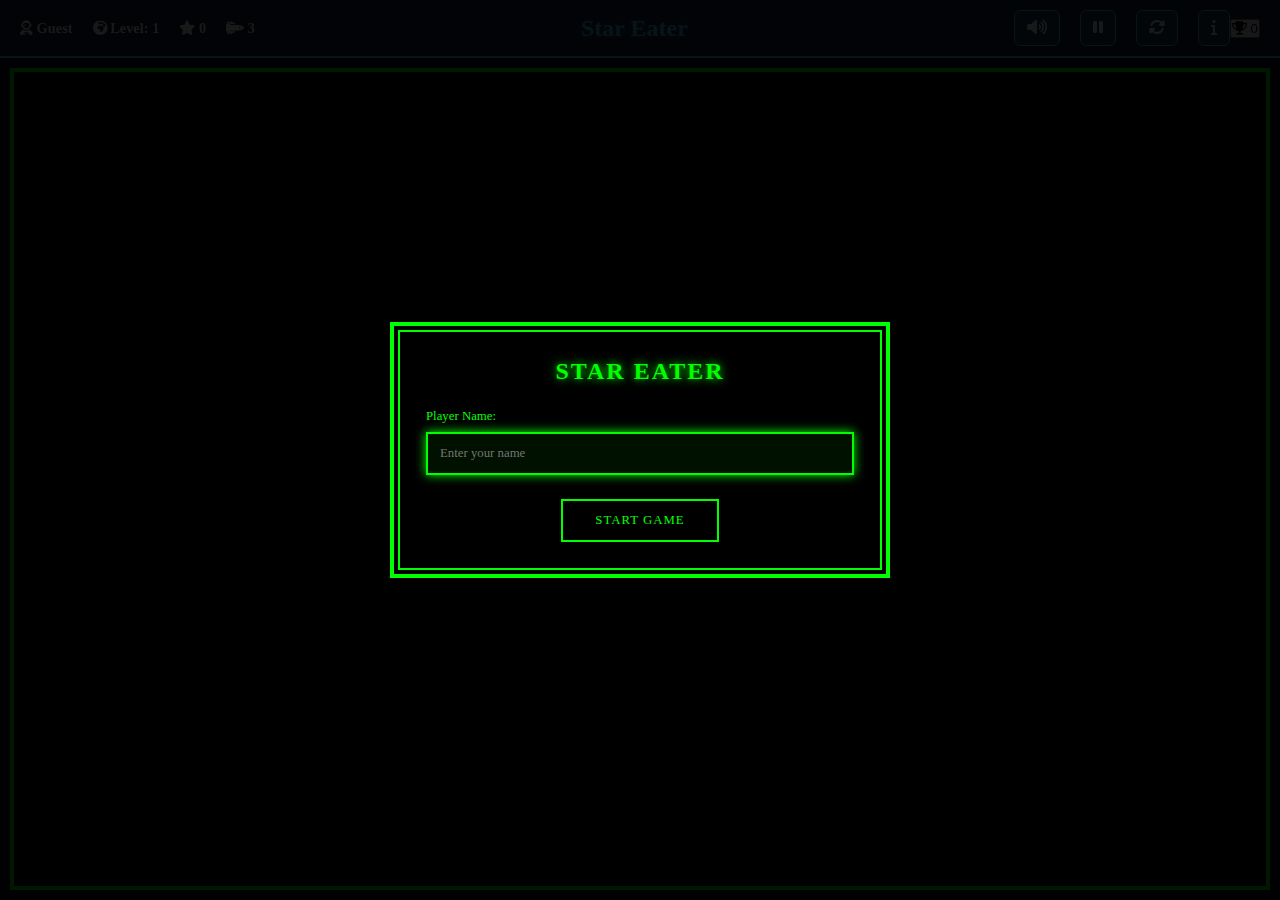
<file: index.html>
<!DOCTYPE html>
<html lang="hr">

<head>
  <meta charset="utf-8" />
  <meta name="viewport" content="width=device-width, initial-scale=1" />
  <meta name="description" content="Star Eater - Retro Arkadna Igra u kojoj preživljavaš i jedeš zvjezdice" />
  <meta name="author" content="Lem Treursić" />
  <title>Star Eater</title>

  <!-- favicon -->
  <link rel="icon" type="image/x-icon" href="favicon.ico" />

  <!-- CSS -->
  <link rel="stylesheet" href="./css/ui.css" />
  <link rel="stylesheet" href="./css/player.css" />
  <link rel="stylesheet" href="./css/hud.css" />
  <link rel="stylesheet" href="./css/collectables.css" />
  <link rel="stylesheet" href="./css/effects.css" />
  <link rel="stylesheet" href="https://cdnjs.cloudflare.com/ajax/libs/font-awesome/6.6.0/css/all.min.css" />

  <!-- JS Modules -->
  <script type="module" src="./js/storage.js" defer></script>
  <script type="module" src="./js/ui.js" defer></script>
  <script type="module" src="./js/hud.js" defer></script>
  <script type="module" src="./js/player.js" defer></script>
  <script type="module" src="./js/collectables.js" defer></script>
  <script type="module" src="./js/effects.js" defer></script>
  <script type="module" src="./js/game.js" defer></script>
</head>

<body>
  <!-- HUD Area -->
  <div id="hud" class="hud">
    <div class="hud-left">
      <div class="hud-item">
        <i class="fa-solid fa-user-astronaut"></i>
        <span id="player-name-display">Guest</span>
      </div>
      <div class="hud-item">
        <i class="fa-solid fa-earth-africa"></i>
        Level: <span id="level-display">1</span>
      </div>
      <div class="hud-item">
        <i class="fa-solid fa-star"></i>
        <span id="score-display">0</span>
      </div>
      <div class="hud-item">
        <i class="fa-solid fa-shuttle-space"></i>
        <span id="lives-display">3</span>
      </div>
    </div>

    <div class="hud-center">
      <h1 class="game-title">Star Eater</h1>
    </div>

    <div class="hud-right">
      <button id="mute-btn" class="hud-btn icon-btn" title="Sound">
        <i class="fa-solid fa-volume-high"></i>
      </button>
      <button id="pause-btn" class="hud-btn icon-btn" title="Pause">
        <i class="fa-solid fa-pause"></i>
      </button>
      <button id="restart-btn" class="hud-btn icon-btn" title="Restart">
        <i class="fa-solid fa-rotate"></i>
      </button>
      <button id="info-btn" class="hud-btn icon-btn" title="Info">
        <i class="fa-solid fa-info"></i>
      </button>
    </div>

    <!-- Highscore Display -->
    <div class="highscore-display">
      <button id="highscore-btn" class="highscore-btn">
        <i class="fa-solid fa-trophy"></i>
        <span id="highscore-display">0</span>
      </button>
    </div>
  </div>

  <!-- Game Area -->
  <div id="game-area" class="game-area">
    <div id="player" class="player">
      <i class="fa-solid fa-shuttle-space"></i>
    </div>
    <!-- Collectables will be added here dynamically -->
  </div>

  <!-- Mobile Controls -->
  <div id="mobile-controls" class="mobile-controls">
    <div class="control-row">
      <button id="left-btn" class="control-btn" data-direction="left">
        <i class="fa-solid fa-caret-left"></i>
      </button>
      <button id="up-btn" class="control-btn" data-direction="up">
        <i class="fa-solid fa-caret-up"></i>
      </button>
      <button id="down-btn" class="control-btn" data-direction="down">
        <i class="fa-solid fa-caret-down"></i>
      </button>
      <button id="right-btn" class="control-btn" data-direction="right">
        <i class="fa-solid fa-caret-right"></i>
      </button>
    </div>
  </div>

  <!-- Welcome Modal -->
  <div id="welcome-modal" class="modal modal-active">
    <div class="modal-content">
      <h2>Star Eater</h2>
      <div class="input-group">
        <label for="player-name-input">Player Name:</label>
        <input type="text" id="player-name-input" placeholder="Enter your name" maxlength="20">
      </div>
      <button id="start-game-btn" class="btn-primary">Start Game</button>
    </div>
  </div>

  <!-- Info Modal -->
  <div id="info-modal" class="modal">
    <div class="modal-content">
      <h2>How to Play</h2>
      <div class="instructions">
        <p><i class="fa-solid fa-shuttle-space"></i> Move your spaceship with WASD or Arrow Keys</p>
        <p><i class="fa-solid fa-star"></i> Collect stars to earn points</p>
        <p><i class="fa-solid fa-earth-africa"></i> Complete levels by collecting all stars</p>
        <p><i class="fa-solid fa-shuttle-space"></i> Avoid obstacles (coming soon!)</p>
        <p><i class="fa-solid fa-trophy"></i> Compete for high scores!</p>
      </div>
      <button id="close-info-btn" class="btn-primary">Got it!</button>
    </div>
  </div>

  <!-- Highscores Modal -->
  <div id="highscores-modal" class="modal">
    <div class="modal-content">
      <h2><i class="fa-solid fa-trophy"></i> Top Scores</h2>
      <div id="highscores-list" class="highscores-list">
        <!-- Highscores will be populated here -->
      </div>
      <button id="close-highscores-btn" class="btn-primary">Close</button>
    </div>
  </div>
</body>

</html>
</file>
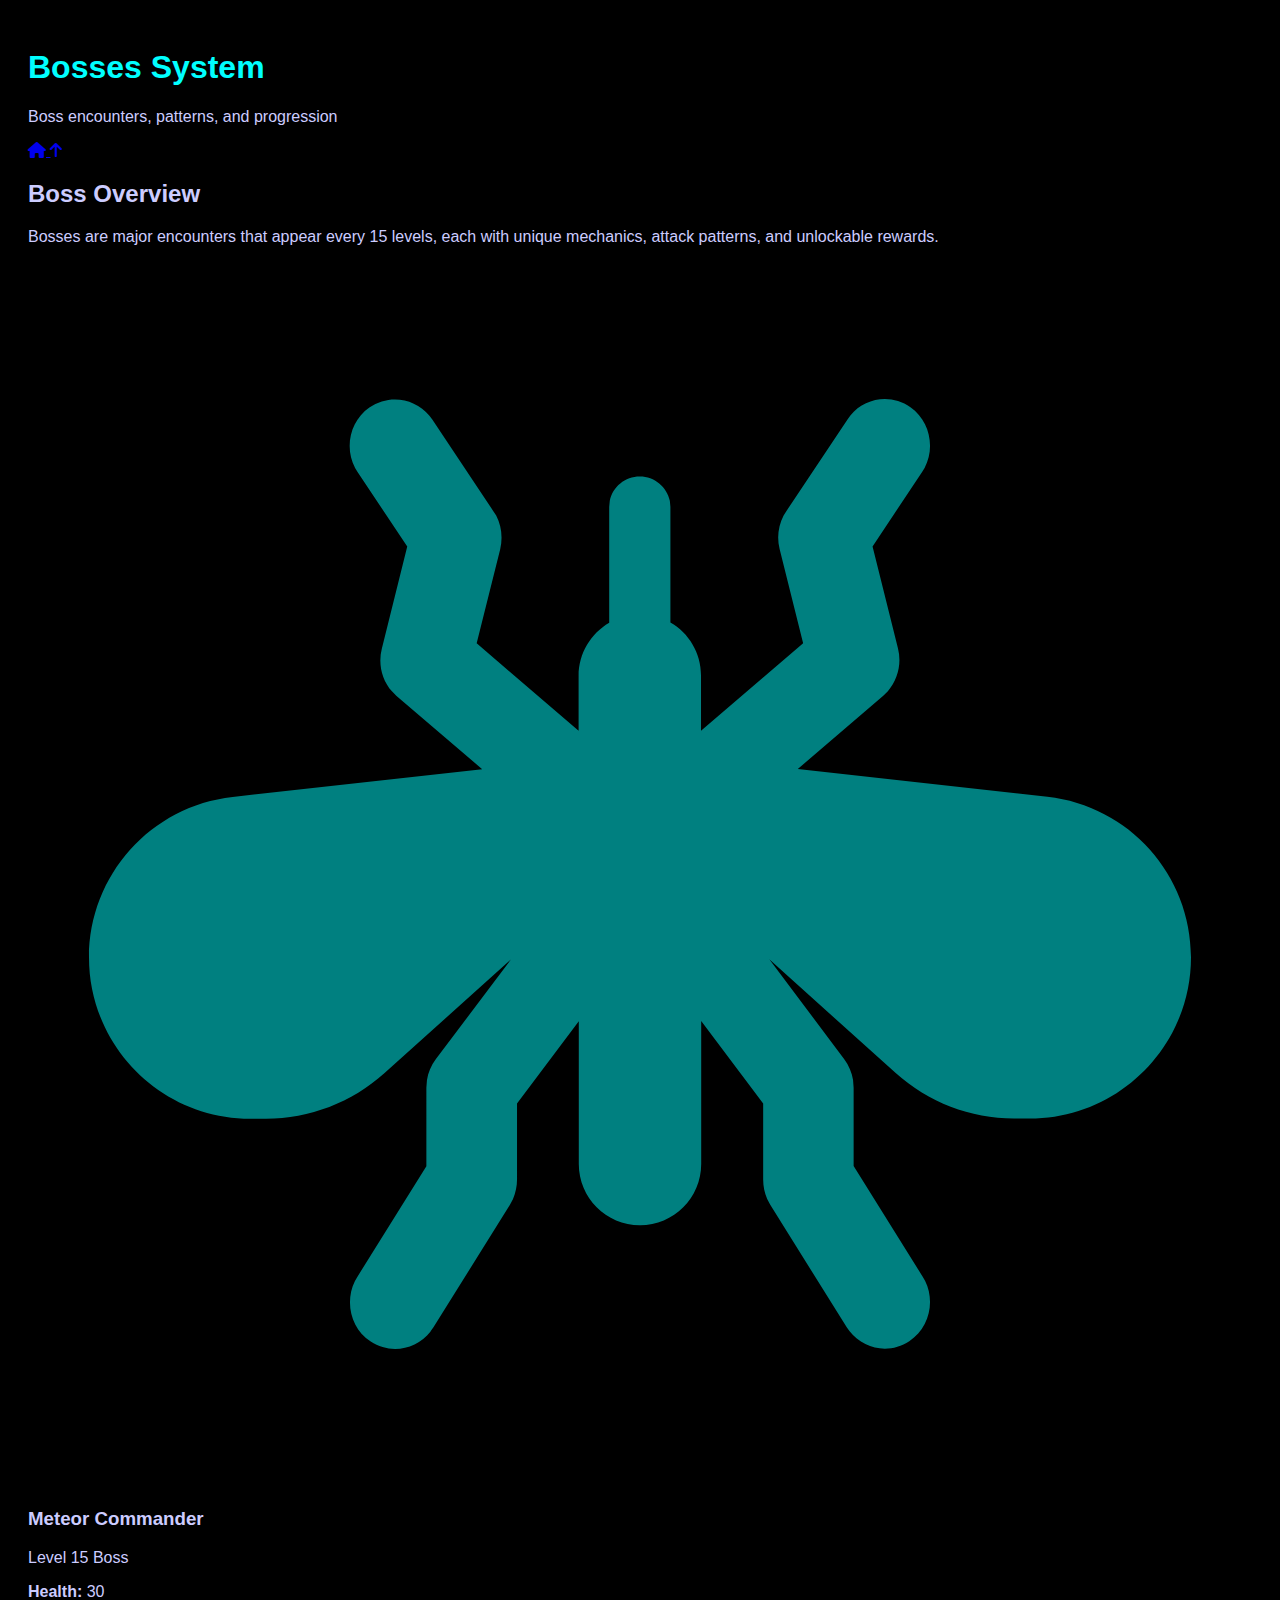
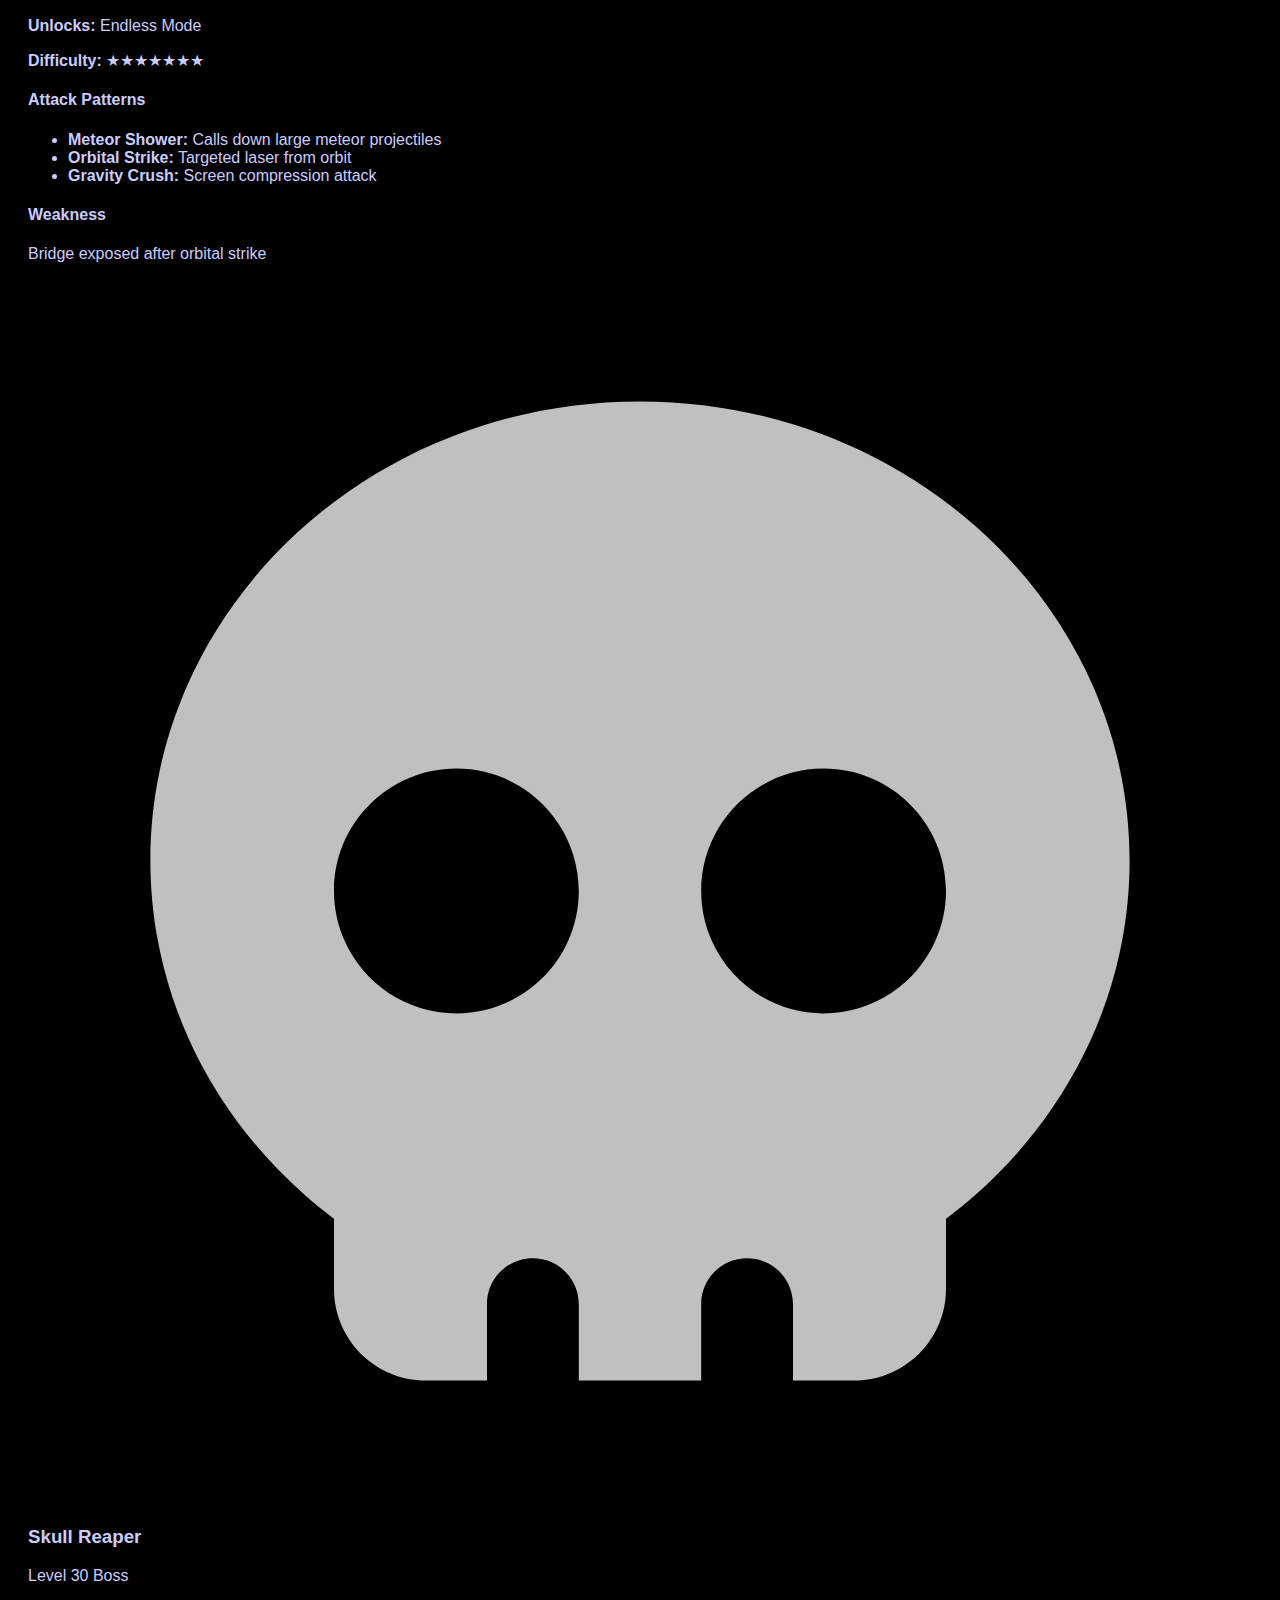
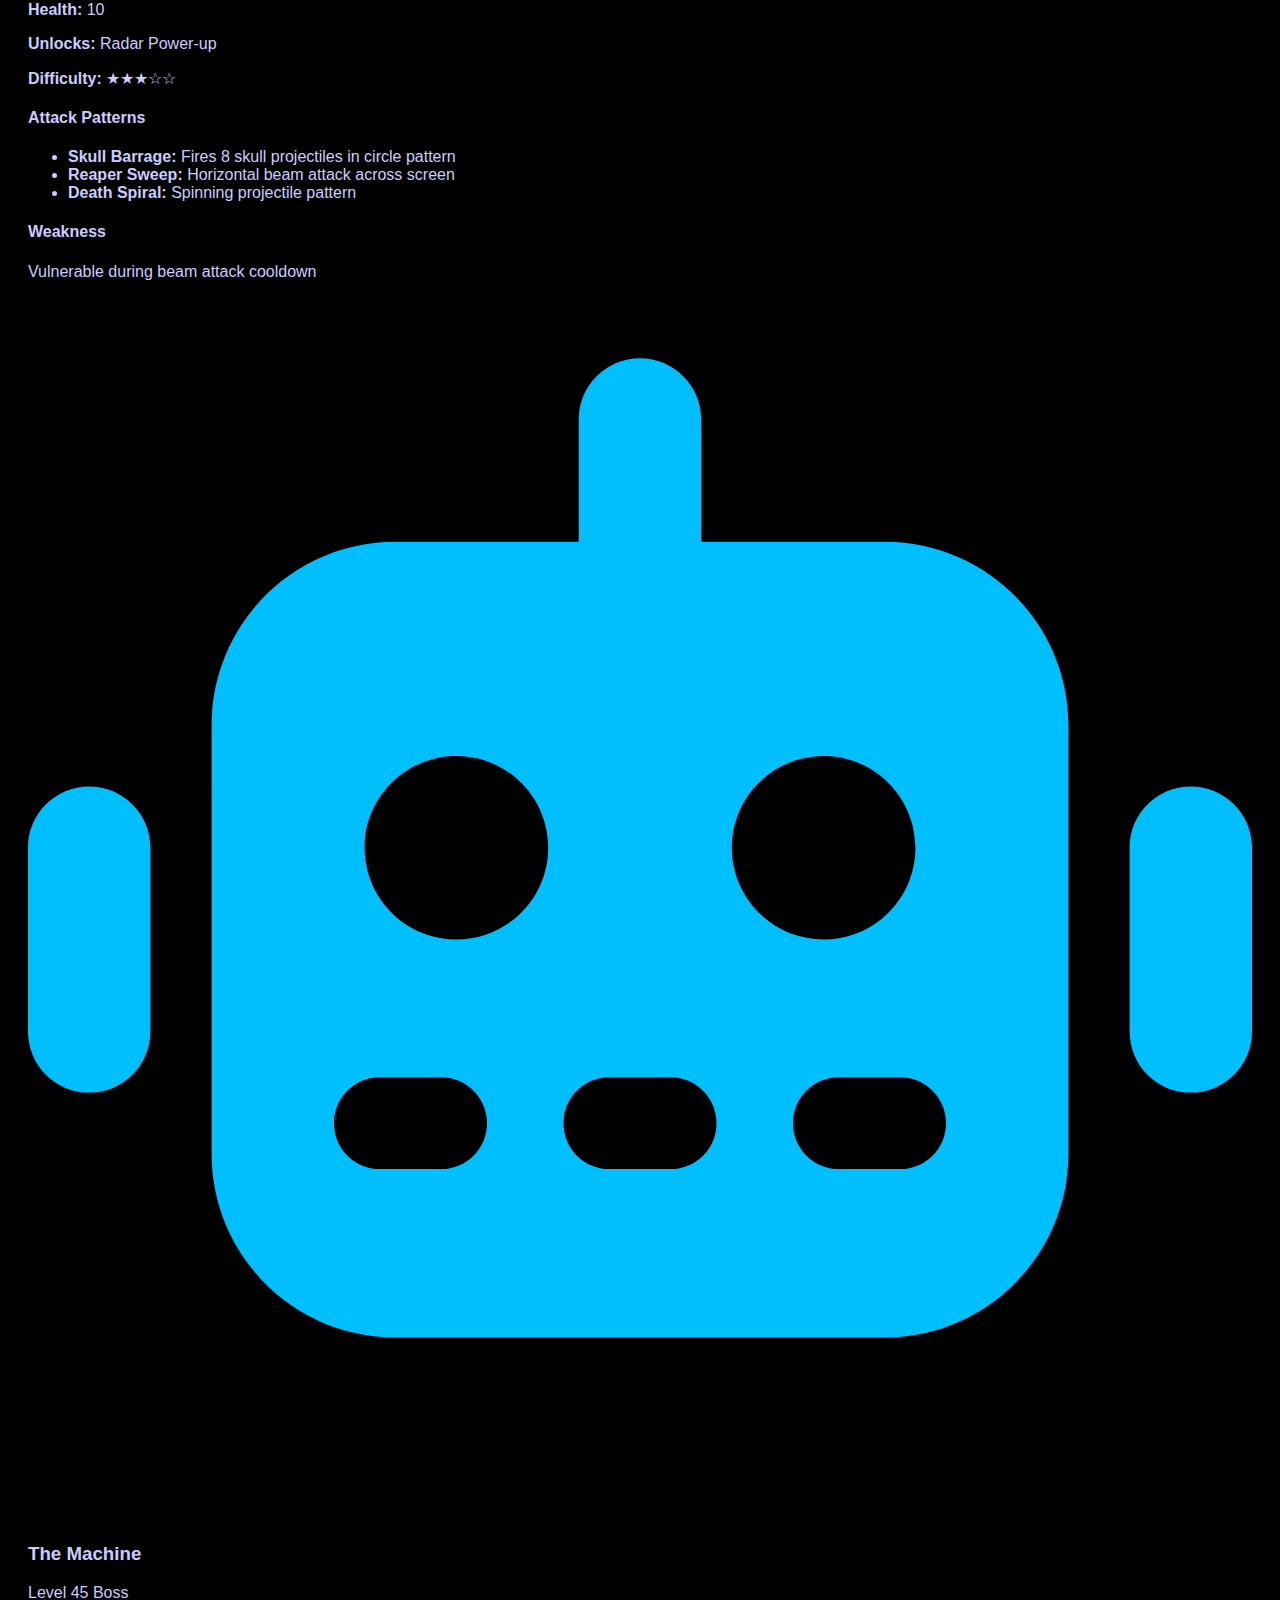
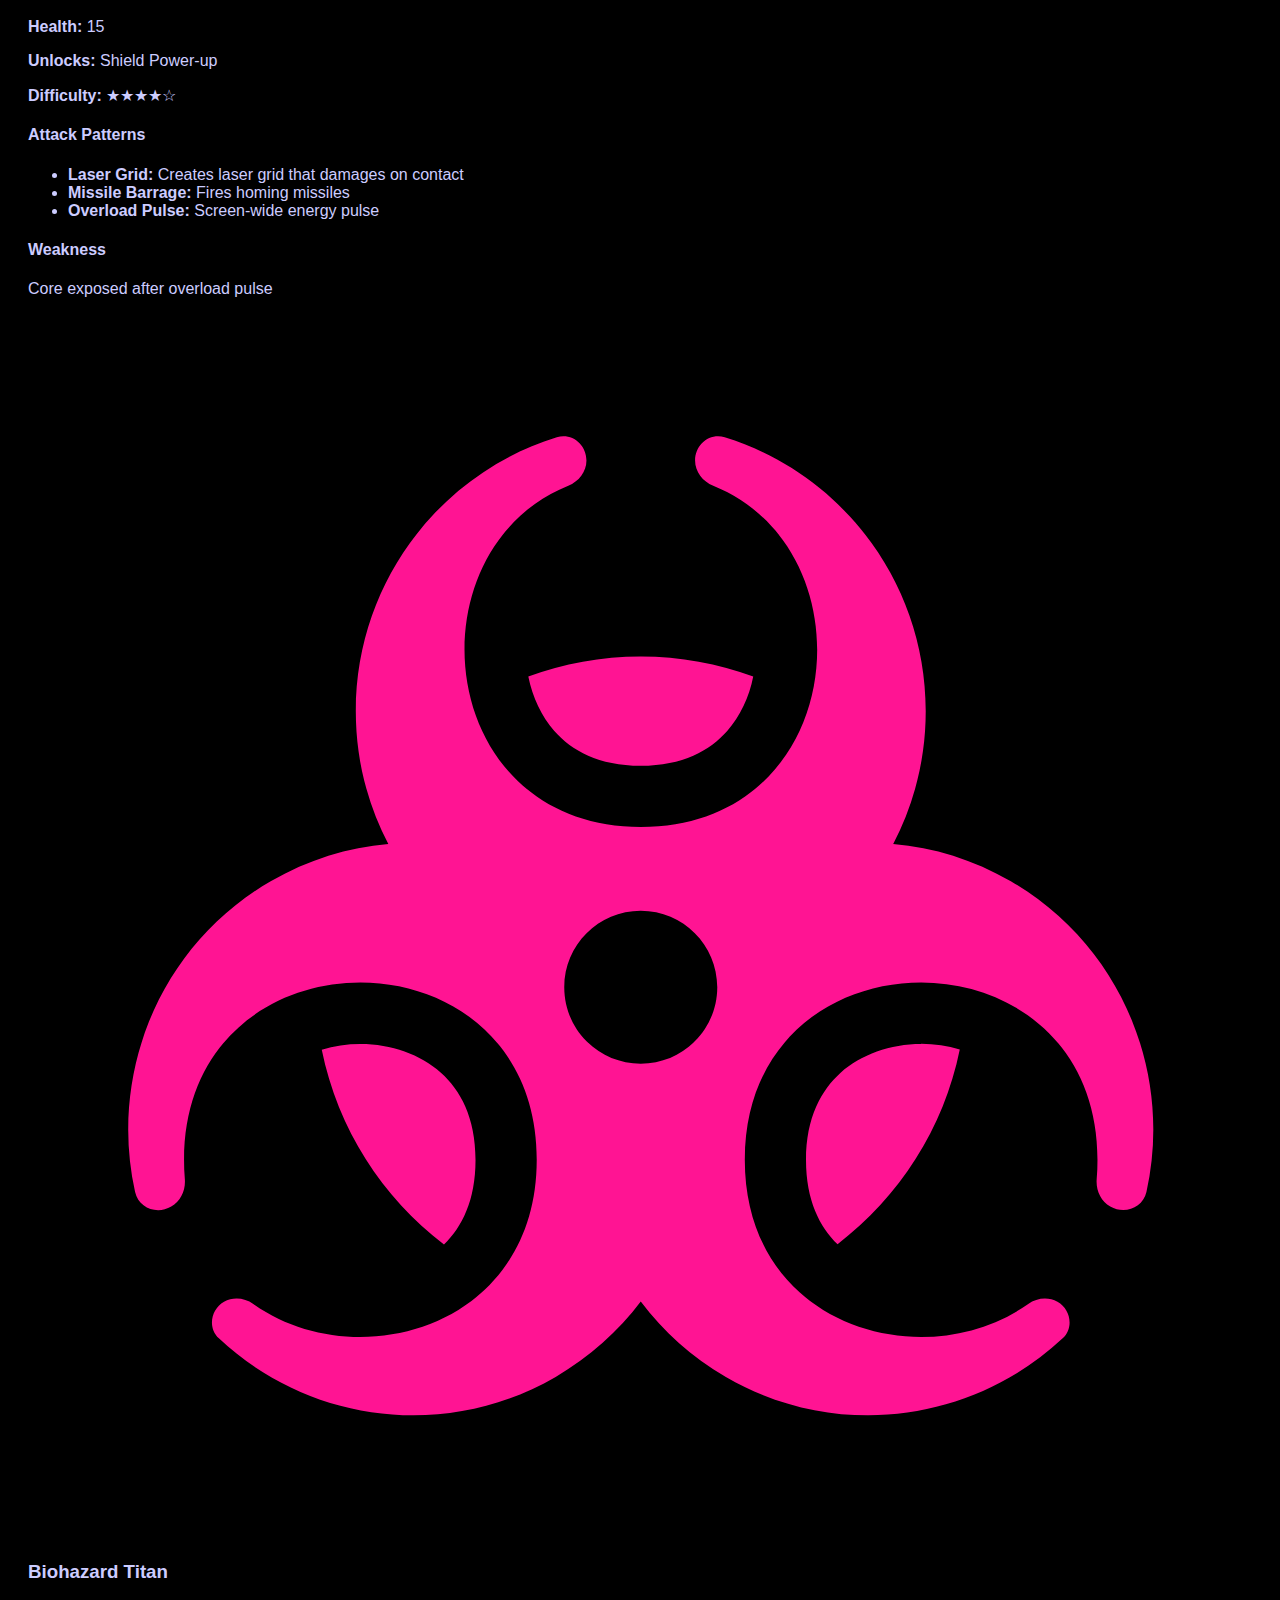
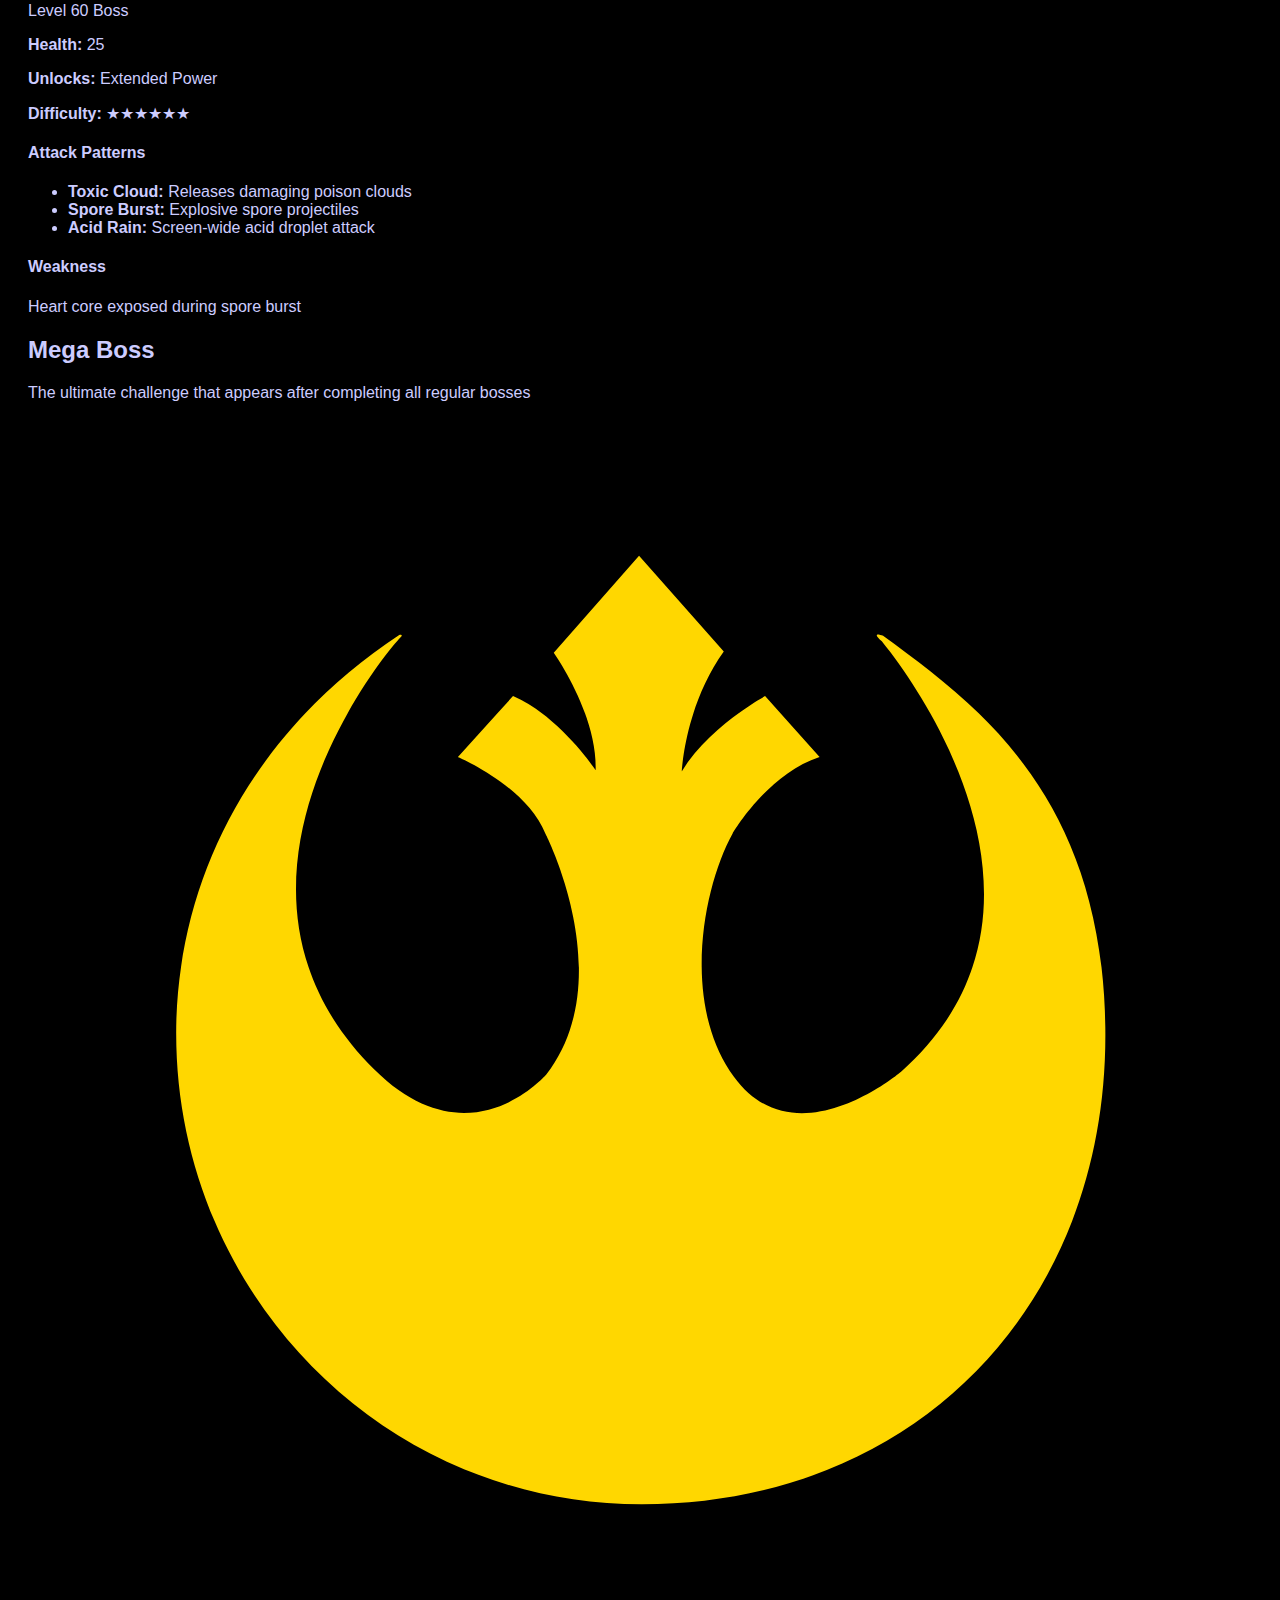
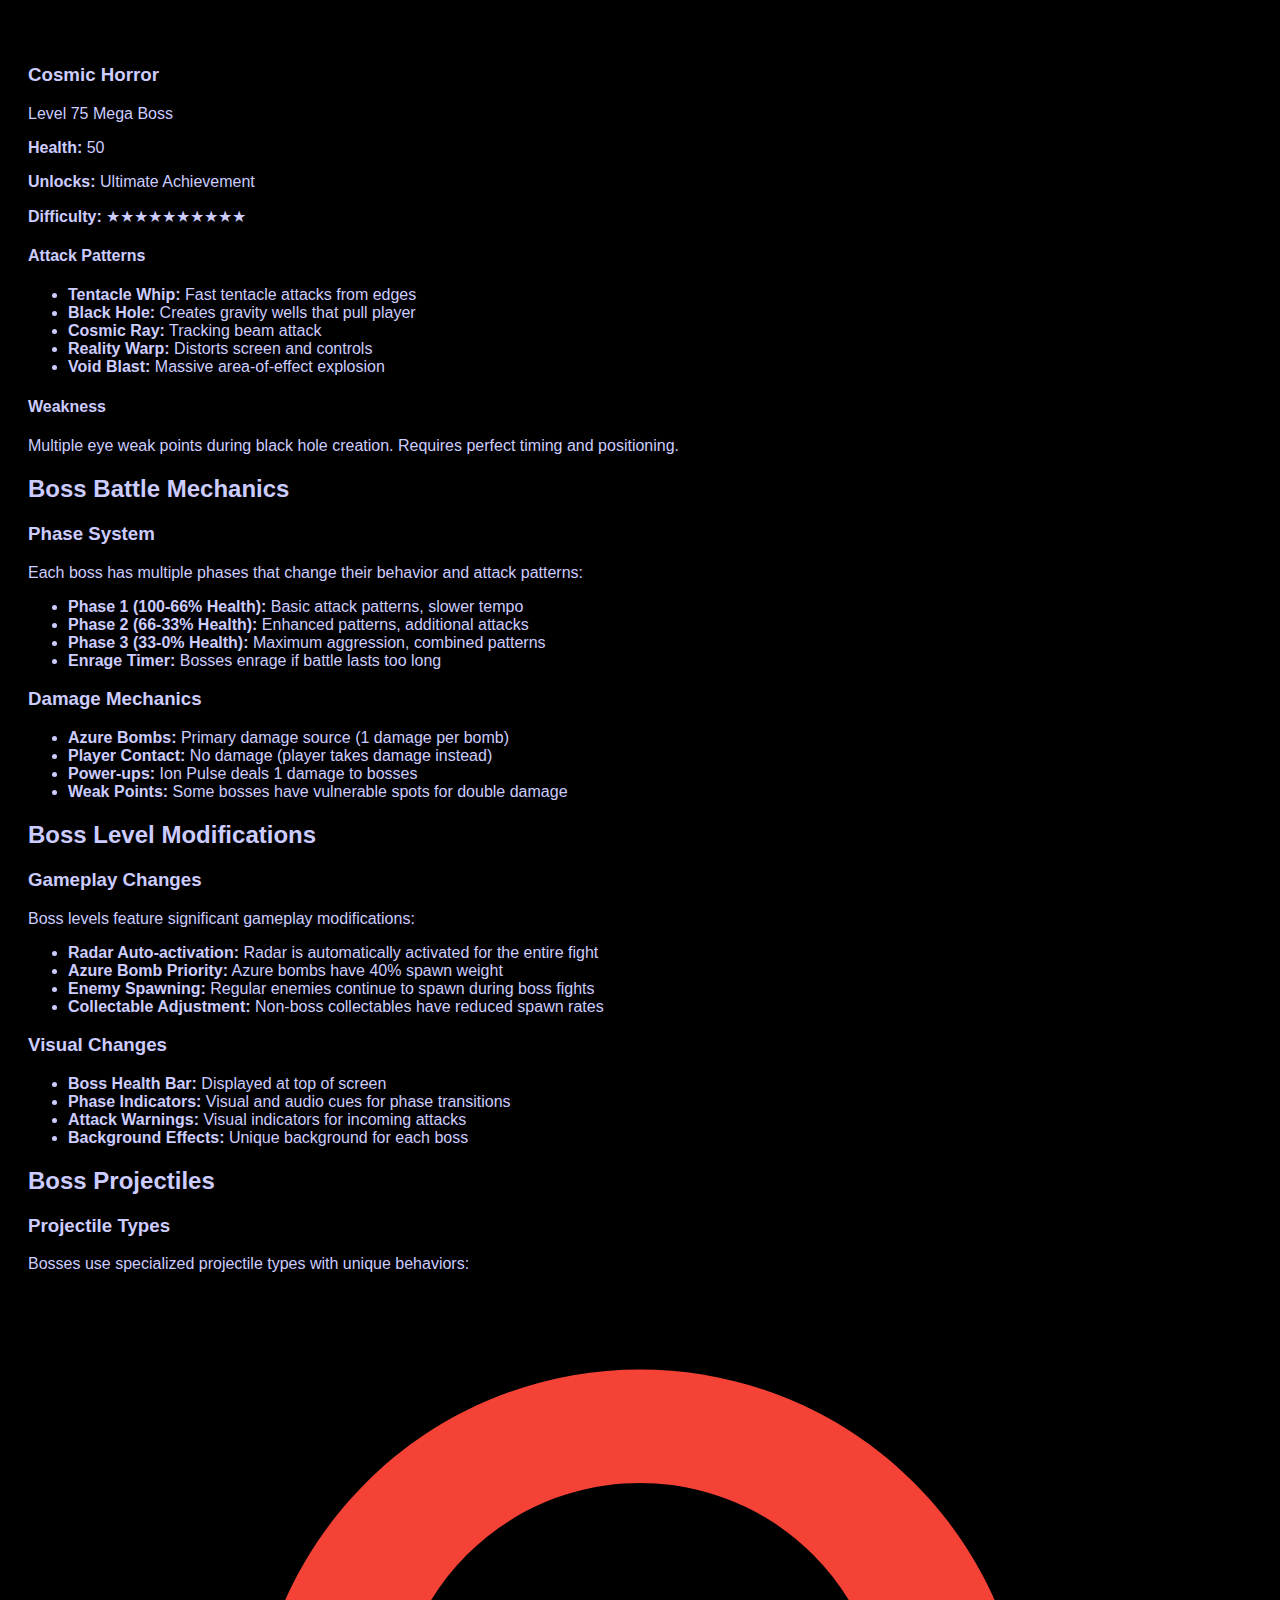
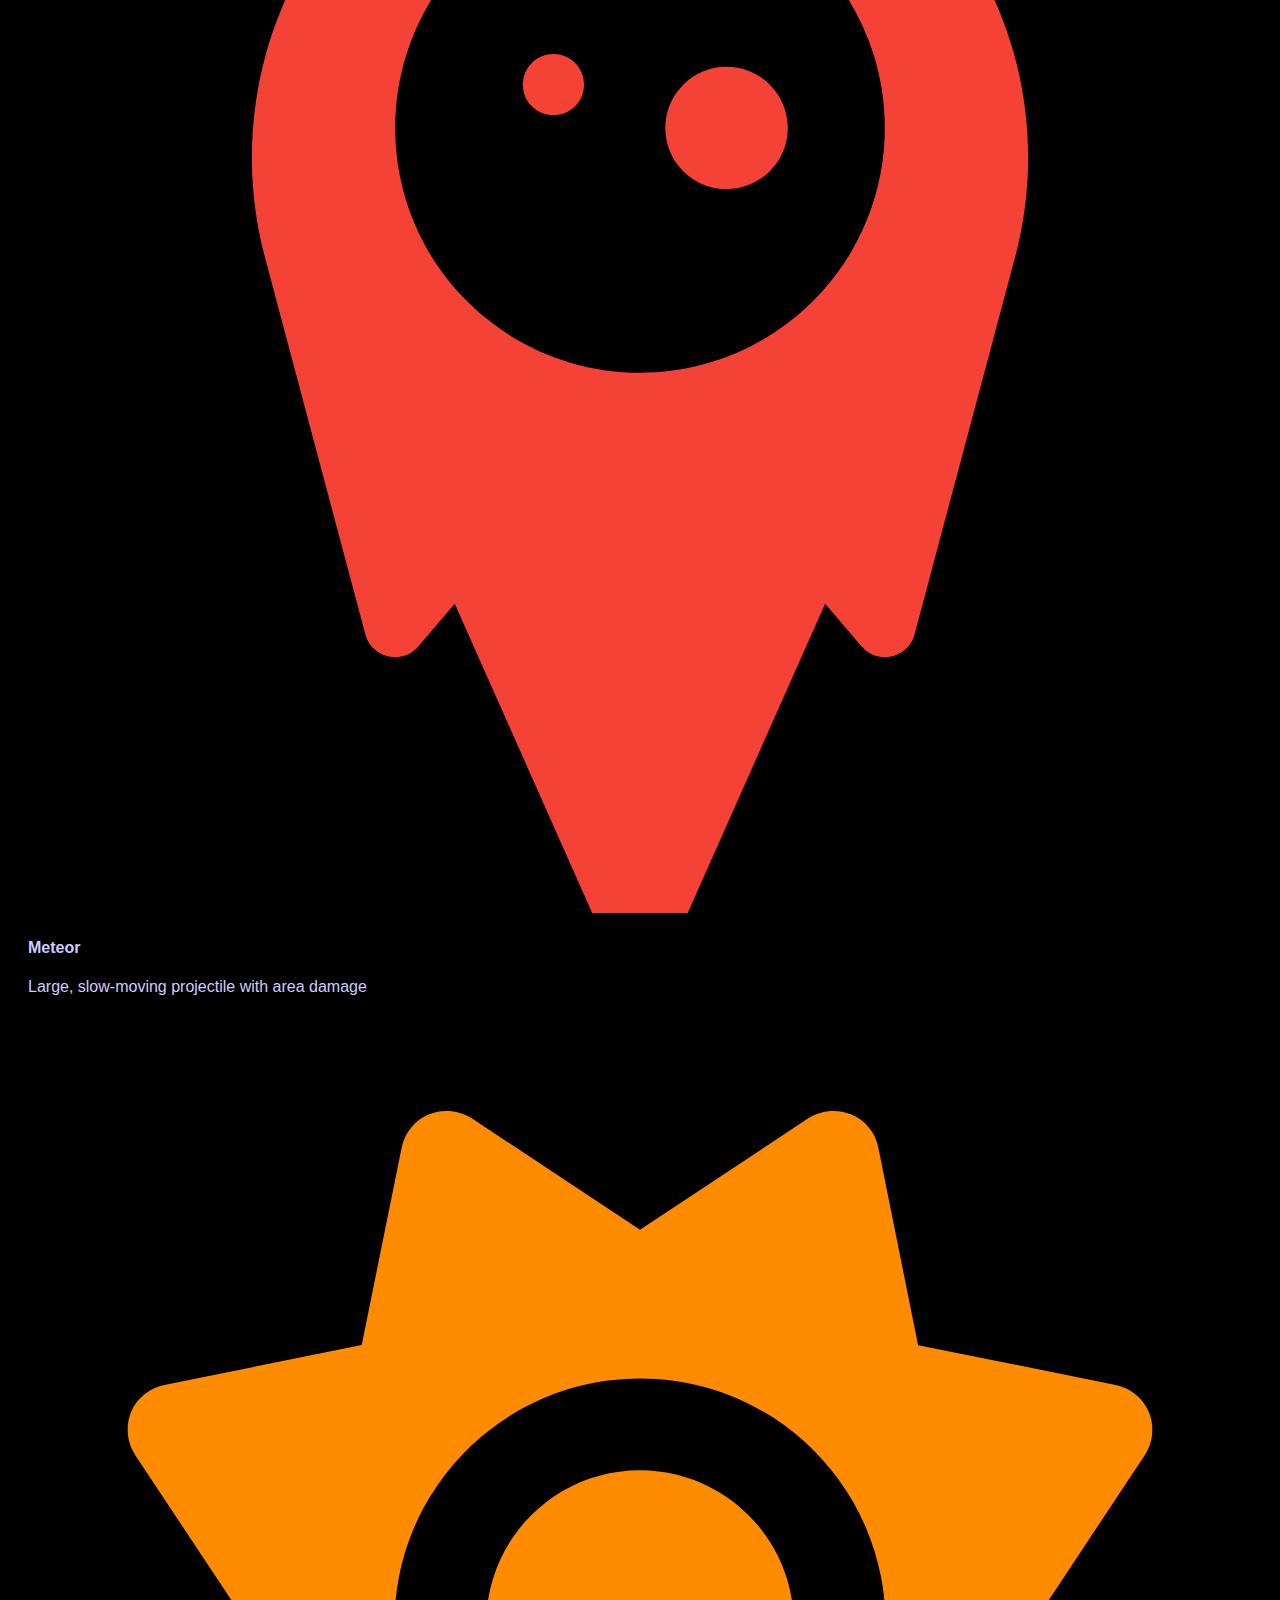
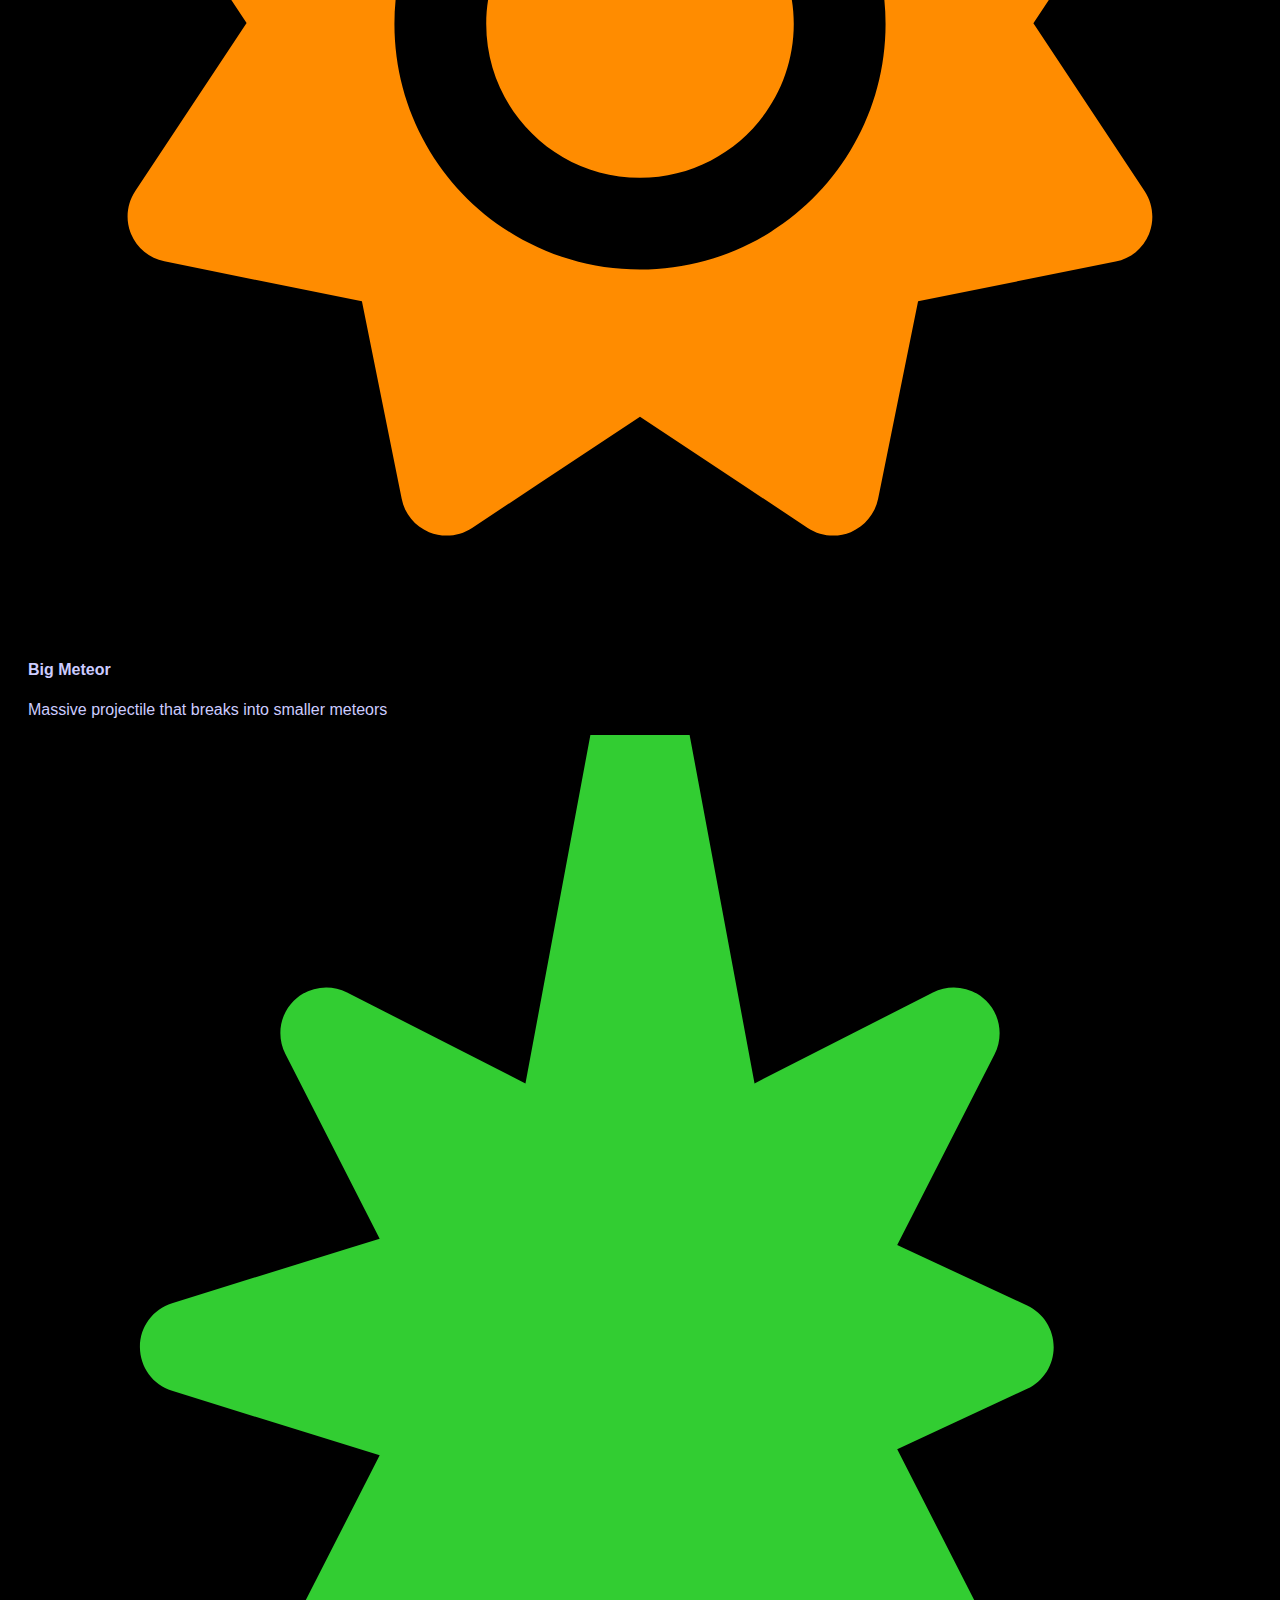
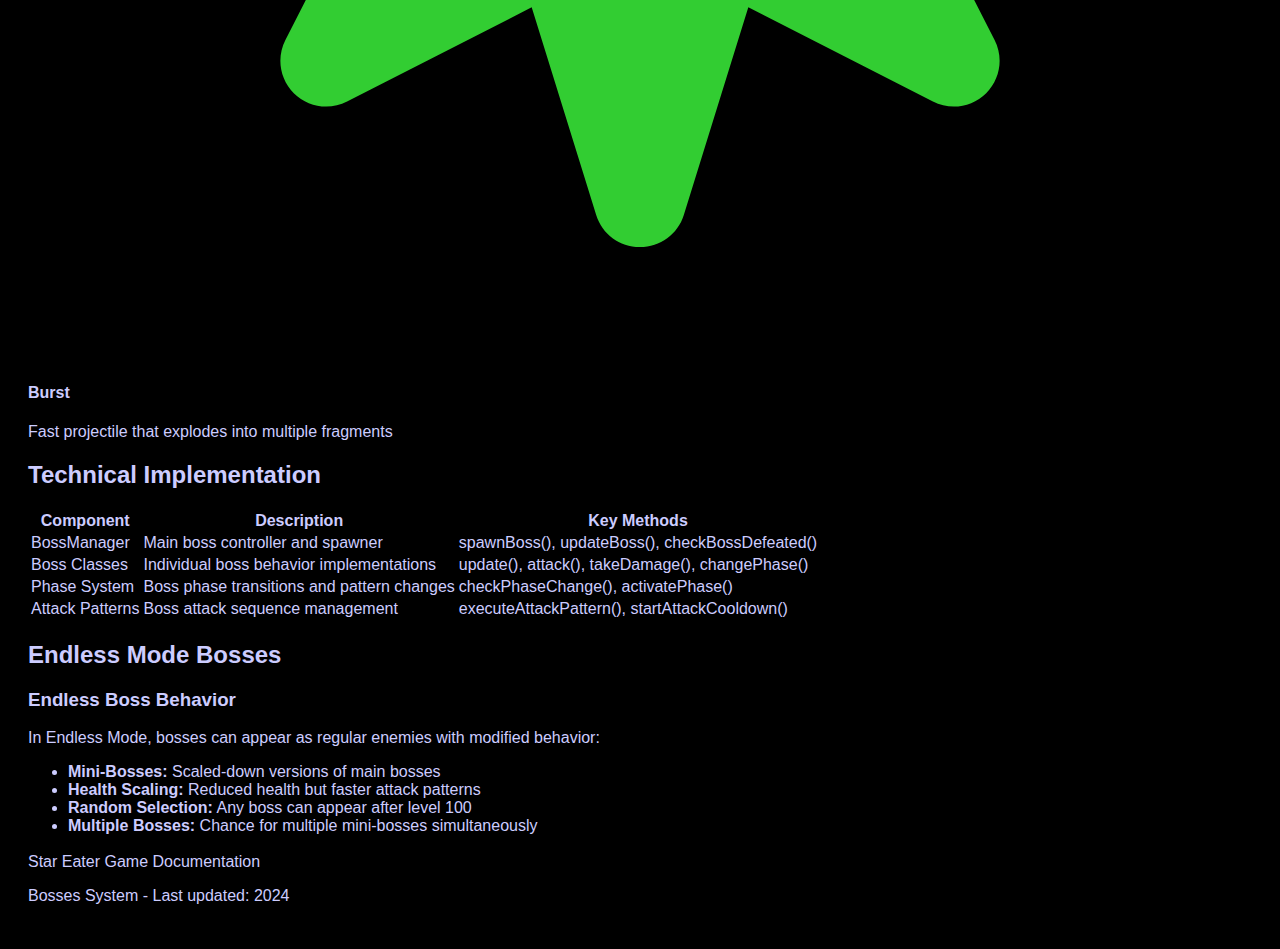
<file: docs/bosses-documentation.html>
<!DOCTYPE html>
<html lang="en">

<head>
    <meta charset="UTF-8">
    <meta name="viewport" content="width=device-width, initial-scale=1.0">
    <title>Bosses System - Star Eater Documentation</title>
    <link rel="stylesheet" href="../css/docs.css">
    <link rel="stylesheet" href="https://cdnjs.cloudflare.com/ajax/libs/font-awesome/6.4.0/css/all.min.css">
    <link rel="icon" type="image/x-icon" href="../favicon.ico">
</head>

<body>
    <header>
        <h1>Bosses System</h1>
        <p class="subtitle">Boss encounters, patterns, and progression</p>
    </header>

    <div class="floating-nav">
        <a href="./game-specification.html" class="floating-btn" title="Main Documentation">
            <i class="fas fa-home"></i>
        </a>
        <a href="#" class="floating-btn top" title="Back to Top">
            <i class="fas fa-arrow-up"></i>
        </a>
    </div>

    <div class="section">
        <h2>Boss Overview</h2>
        <p>Bosses are major encounters that appear every 15 levels, each with unique mechanics, attack patterns, and
            unlockable rewards.</p>

        <div class="bosses-grid">
            <div class="boss-card">
                <div class="boss-header">
                    <div class="boss-icon">
                        <img src="../assets/graphics/boss-meteor-commander.svg" alt="Meteor Commander"
                            style="transform: rotate(-90deg);">
                    </div>
                    <div class="boss-header-content">
                        <h3>Meteor Commander</h3>
                        <p>Level 15 Boss</p>
                    </div>
                </div>
                <div class="boss-details">
                    <div class="boss-stats">
                        <p><strong>Health:</strong> 30</p>
                        <p><strong>Unlocks:</strong> Endless Mode</p>
                        <p><strong>Difficulty:</strong> ★★★★★★★</p>
                    </div>
                    <div class="attack-patterns">
                        <h4>Attack Patterns</h4>
                        <ul>
                            <li><strong>Meteor Shower:</strong> Calls down large meteor projectiles</li>
                            <li><strong>Orbital Strike:</strong> Targeted laser from orbit</li>
                            <li><strong>Gravity Crush:</strong> Screen compression attack</li>
                        </ul>
                    </div>
                </div>
                <div class="weakness">
                    <h4>Weakness</h4>
                    <p>Bridge exposed after orbital strike</p>
                </div>
            </div>

            <div class="boss-card">
                <div class="boss-header">
                    <div class="boss-icon">
                        <img src="../assets/graphics/boss-skull-reaper.svg" alt="Skull Reaper"
                            style="transform: rotate(-90deg);">
                    </div>
                    <div class="boss-header-content">
                        <h3>Skull Reaper</h3>
                        <p>Level 30 Boss</p>
                    </div>
                </div>
                <div class="boss-details">
                    <div class="boss-stats">
                        <p><strong>Health:</strong> 10</p>
                        <p><strong>Unlocks:</strong> Radar Power-up</p>
                        <p><strong>Difficulty:</strong> ★★★☆☆</p>
                    </div>
                    <div class="attack-patterns">
                        <h4>Attack Patterns</h4>
                        <ul>
                            <li><strong>Skull Barrage:</strong> Fires 8 skull projectiles in circle pattern</li>
                            <li><strong>Reaper Sweep:</strong> Horizontal beam attack across screen</li>
                            <li><strong>Death Spiral:</strong> Spinning projectile pattern</li>
                        </ul>
                    </div>
                </div>
                <div class="weakness">
                    <h4>Weakness</h4>
                    <p>Vulnerable during beam attack cooldown</p>
                </div>
            </div>

            <div class="boss-card">
                <div class="boss-header">
                    <div class="boss-icon">
                        <img src="../assets/graphics/boss-the-machine.svg" alt="The Machine"
                            style="transform: rotate(-90deg);">
                    </div>
                    <div class="boss-header-content">
                        <h3>The Machine</h3>
                        <p>Level 45 Boss</p>
                    </div>
                </div>
                <div class="boss-details">
                    <div class="boss-stats">
                        <p><strong>Health:</strong> 15</p>
                        <p><strong>Unlocks:</strong> Shield Power-up</p>
                        <p><strong>Difficulty:</strong> ★★★★☆</p>
                    </div>
                    <div class="attack-patterns">
                        <h4>Attack Patterns</h4>
                        <ul>
                            <li><strong>Laser Grid:</strong> Creates laser grid that damages on contact</li>
                            <li><strong>Missile Barrage:</strong> Fires homing missiles</li>
                            <li><strong>Overload Pulse:</strong> Screen-wide energy pulse</li>
                        </ul>
                    </div>
                </div>
                <div class="weakness">
                    <h4>Weakness</h4>
                    <p>Core exposed after overload pulse</p>
                </div>
            </div>

            <div class="boss-card">
                <div class="boss-header">
                    <div class="boss-icon">
                        <img src="../assets/graphics/boss-biohazard-titan.svg" alt="Biohazard Titan"
                            style="transform: rotate(-90deg);">
                    </div>
                    <div class="boss-header-content">
                        <h3>Biohazard Titan</h3>
                        <p>Level 60 Boss</p>
                    </div>
                </div>
                <div class="boss-details">
                    <div class="boss-stats">
                        <p><strong>Health:</strong> 25</p>
                        <p><strong>Unlocks:</strong> Extended Power</p>
                        <p><strong>Difficulty:</strong> ★★★★★★</p>
                    </div>
                    <div class="attack-patterns">
                        <h4>Attack Patterns</h4>
                        <ul>
                            <li><strong>Toxic Cloud:</strong> Releases damaging poison clouds</li>
                            <li><strong>Spore Burst:</strong> Explosive spore projectiles</li>
                            <li><strong>Acid Rain:</strong> Screen-wide acid droplet attack</li>
                        </ul>
                    </div>
                </div>
                <div class="weakness">
                    <h4>Weakness</h4>
                    <p>Heart core exposed during spore burst</p>
                </div>
            </div>
        </div>
    </div>

    <!-- Mega Boss Section -->
    <div class="section mega-boss-section">
        <h2>Mega Boss</h2>
        <p class="mega-boss-subtitle">The ultimate challenge that appears after completing all regular bosses</p>

        <div class="bosses-grid">
            <div class="boss-card mega-boss-card">
                <div class="boss-header">
                    <div class="boss-icon mega-boss-icon">
                        <img src="../assets/graphics/boss-cosmic-horror.svg" alt="Cosmic Horror"
                            style="transform: rotate(-90deg);">
                    </div>
                    <div class="boss-header-content">
                        <h3>Cosmic Horror</h3>
                        <p>Level 75 Mega Boss</p>
                    </div>
                </div>
                <div class="boss-details">
                    <div class="boss-stats">
                        <p><strong>Health:</strong> 50</p>
                        <p><strong>Unlocks:</strong> Ultimate Achievement</p>
                        <p><strong>Difficulty:</strong> ★★★★★★★★★★</p>
                    </div>
                    <div class="attack-patterns">
                        <h4>Attack Patterns</h4>
                        <ul>
                            <li><strong>Tentacle Whip:</strong> Fast tentacle attacks from edges</li>
                            <li><strong>Black Hole:</strong> Creates gravity wells that pull player</li>
                            <li><strong>Cosmic Ray:</strong> Tracking beam attack</li>
                            <li><strong>Reality Warp:</strong> Distorts screen and controls</li>
                            <li><strong>Void Blast:</strong> Massive area-of-effect explosion</li>
                        </ul>
                    </div>
                </div>
                <div class="weakness">
                    <h4>Weakness</h4>
                    <p>Multiple eye weak points during black hole creation. Requires perfect timing and positioning.</p>
                </div>
            </div>
        </div>
    </div>

    <div class="section">
        <h2>Boss Battle Mechanics</h2>
        <div class="spec-details">
            <div class="spec-item">
                <h3>Phase System</h3>
                <p>Each boss has multiple phases that change their behavior and attack patterns:</p>
                <ul class="feature-list">
                    <li><strong>Phase 1 (100-66% Health):</strong> Basic attack patterns, slower tempo</li>
                    <li><strong>Phase 2 (66-33% Health):</strong> Enhanced patterns, additional attacks</li>
                    <li><strong>Phase 3 (33-0% Health):</strong> Maximum aggression, combined patterns</li>
                    <li><strong>Enrage Timer:</strong> Bosses enrage if battle lasts too long</li>
                </ul>
            </div>

            <div class="spec-item">
                <h3>Damage Mechanics</h3>
                <ul class="feature-list">
                    <li><strong>Azure Bombs:</strong> Primary damage source (1 damage per bomb)</li>
                    <li><strong>Player Contact:</strong> No damage (player takes damage instead)</li>
                    <li><strong>Power-ups:</strong> Ion Pulse deals 1 damage to bosses</li>
                    <li><strong>Weak Points:</strong> Some bosses have vulnerable spots for double damage</li>
                </ul>
            </div>
        </div>
    </div>

    <div class="section">
        <h2>Boss Level Modifications</h2>
        <div class="spec-details">
            <div class="spec-item">
                <h3>Gameplay Changes</h3>
                <p>Boss levels feature significant gameplay modifications:</p>
                <ul class="feature-list">
                    <li><strong>Radar Auto-activation:</strong> Radar is automatically activated for the entire fight
                    </li>
                    <li><strong>Azure Bomb Priority:</strong> Azure bombs have 40% spawn weight</li>
                    <li><strong>Enemy Spawning:</strong> Regular enemies continue to spawn during boss fights</li>
                    <li><strong>Collectable Adjustment:</strong> Non-boss collectables have reduced spawn rates</li>
                </ul>
            </div>

            <div class="spec-item">
                <h3>Visual Changes</h3>
                <ul class="feature-list">
                    <li><strong>Boss Health Bar:</strong> Displayed at top of screen</li>
                    <li><strong>Phase Indicators:</strong> Visual and audio cues for phase transitions</li>
                    <li><strong>Attack Warnings:</strong> Visual indicators for incoming attacks</li>
                    <li><strong>Background Effects:</strong> Unique background for each boss</li>
                </ul>
            </div>
        </div>
    </div>

    <div class="section">
        <h2>Boss Projectiles</h2>
        <div class="spec-details">
            <div class="spec-item">
                <h3>Projectile Types</h3>
                <p>Bosses use specialized projectile types with unique behaviors:</p>

                <div class="projectile-grid">
                    <div class="projectile-card">
                        <div class="projectile-icon">
                            <img src="../assets/graphics/projectile-meteor.svg" alt="Meteor"
                                style="transform: rotate(-90deg);">
                        </div>
                        <div>
                            <h4>Meteor</h4>
                            <p>Large, slow-moving projectile with area damage</p>
                        </div>
                    </div>
                    <div class="projectile-card">
                        <div class="projectile-icon">
                            <img src="../assets/graphics/projectile-big-meteor.svg" alt="Big Meteor"
                                style="transform: rotate(-90deg);">
                        </div>
                        <div>
                            <h4>Big Meteor</h4>
                            <p>Massive projectile that breaks into smaller meteors</p>
                        </div>
                    </div>
                    <div class="projectile-card">
                        <div class="projectile-icon">
                            <img src="../assets/graphics/projectile-burst.svg" alt="Burst"
                                style="transform: rotate(-90deg);">
                        </div>
                        <div>
                            <h4>Burst</h4>
                            <p>Fast projectile that explodes into multiple fragments</p>
                        </div>
                    </div>
                </div>
            </div>
        </div>
    </div>

    <div class="section">
        <h2>Technical Implementation</h2>
        <table class="component-table">
            <thead>
                <tr>
                    <th>Component</th>
                    <th>Description</th>
                    <th>Key Methods</th>
                </tr>
            </thead>
            <tbody>
                <tr>
                    <td>BossManager</td>
                    <td>Main boss controller and spawner</td>
                    <td>spawnBoss(), updateBoss(), checkBossDefeated()</td>
                </tr>
                <tr>
                    <td>Boss Classes</td>
                    <td>Individual boss behavior implementations</td>
                    <td>update(), attack(), takeDamage(), changePhase()</td>
                </tr>
                <tr>
                    <td>Phase System</td>
                    <td>Boss phase transitions and pattern changes</td>
                    <td>checkPhaseChange(), activatePhase()</td>
                </tr>
                <tr>
                    <td>Attack Patterns</td>
                    <td>Boss attack sequence management</td>
                    <td>executeAttackPattern(), startAttackCooldown()</td>
                </tr>
            </tbody>
        </table>
    </div>

    <div class="section">
        <h2>Endless Mode Bosses</h2>
        <div class="spec-details">
            <div class="spec-item">
                <h3>Endless Boss Behavior</h3>
                <p>In Endless Mode, bosses can appear as regular enemies with modified behavior:</p>
                <ul class="feature-list">
                    <li><strong>Mini-Bosses:</strong> Scaled-down versions of main bosses</li>
                    <li><strong>Health Scaling:</strong> Reduced health but faster attack patterns</li>
                    <li><strong>Random Selection:</strong> Any boss can appear after level 100</li>
                    <li><strong>Multiple Bosses:</strong> Chance for multiple mini-bosses simultaneously</li>
                </ul>
            </div>
        </div>
    </div>

    <footer>
        <p>Star Eater Game Documentation</p>
        <p class="timestamp">Bosses System - Last updated: 2024</p>
    </footer>
</body>

</html>
</file>
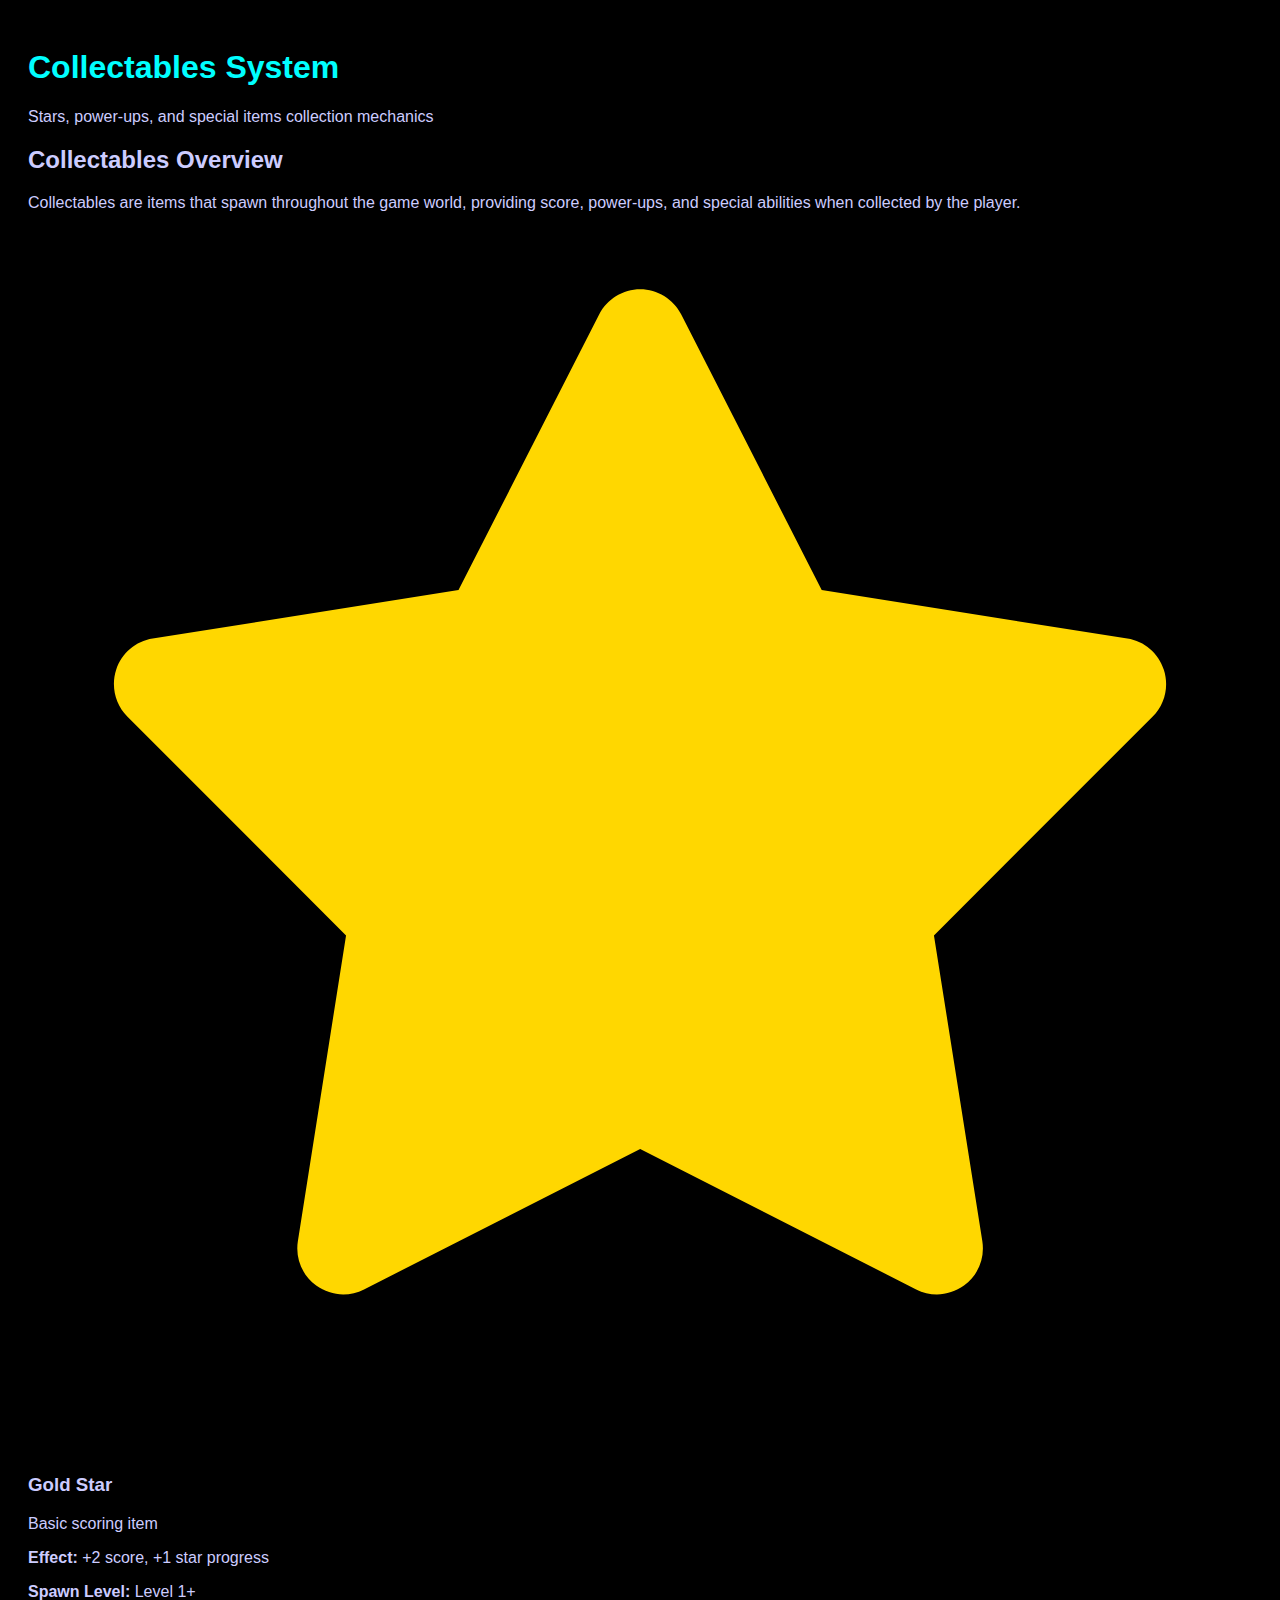
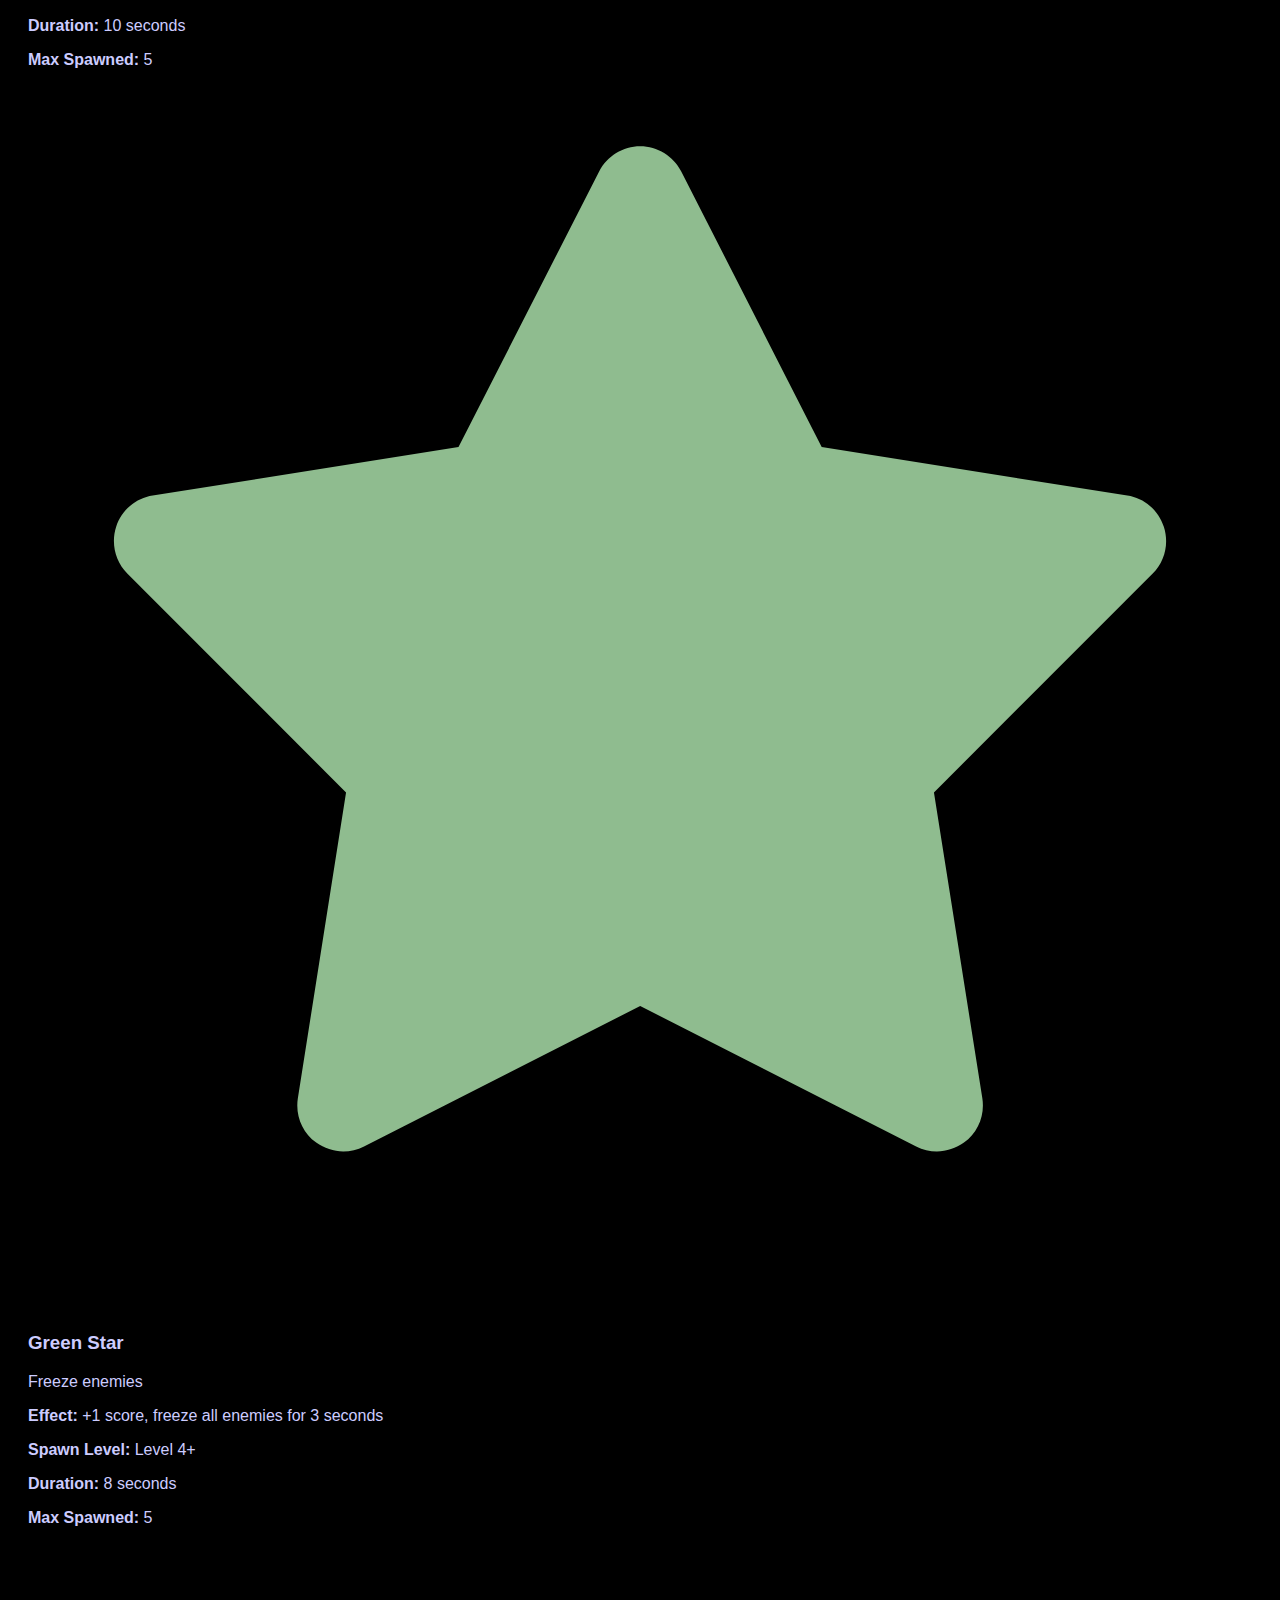
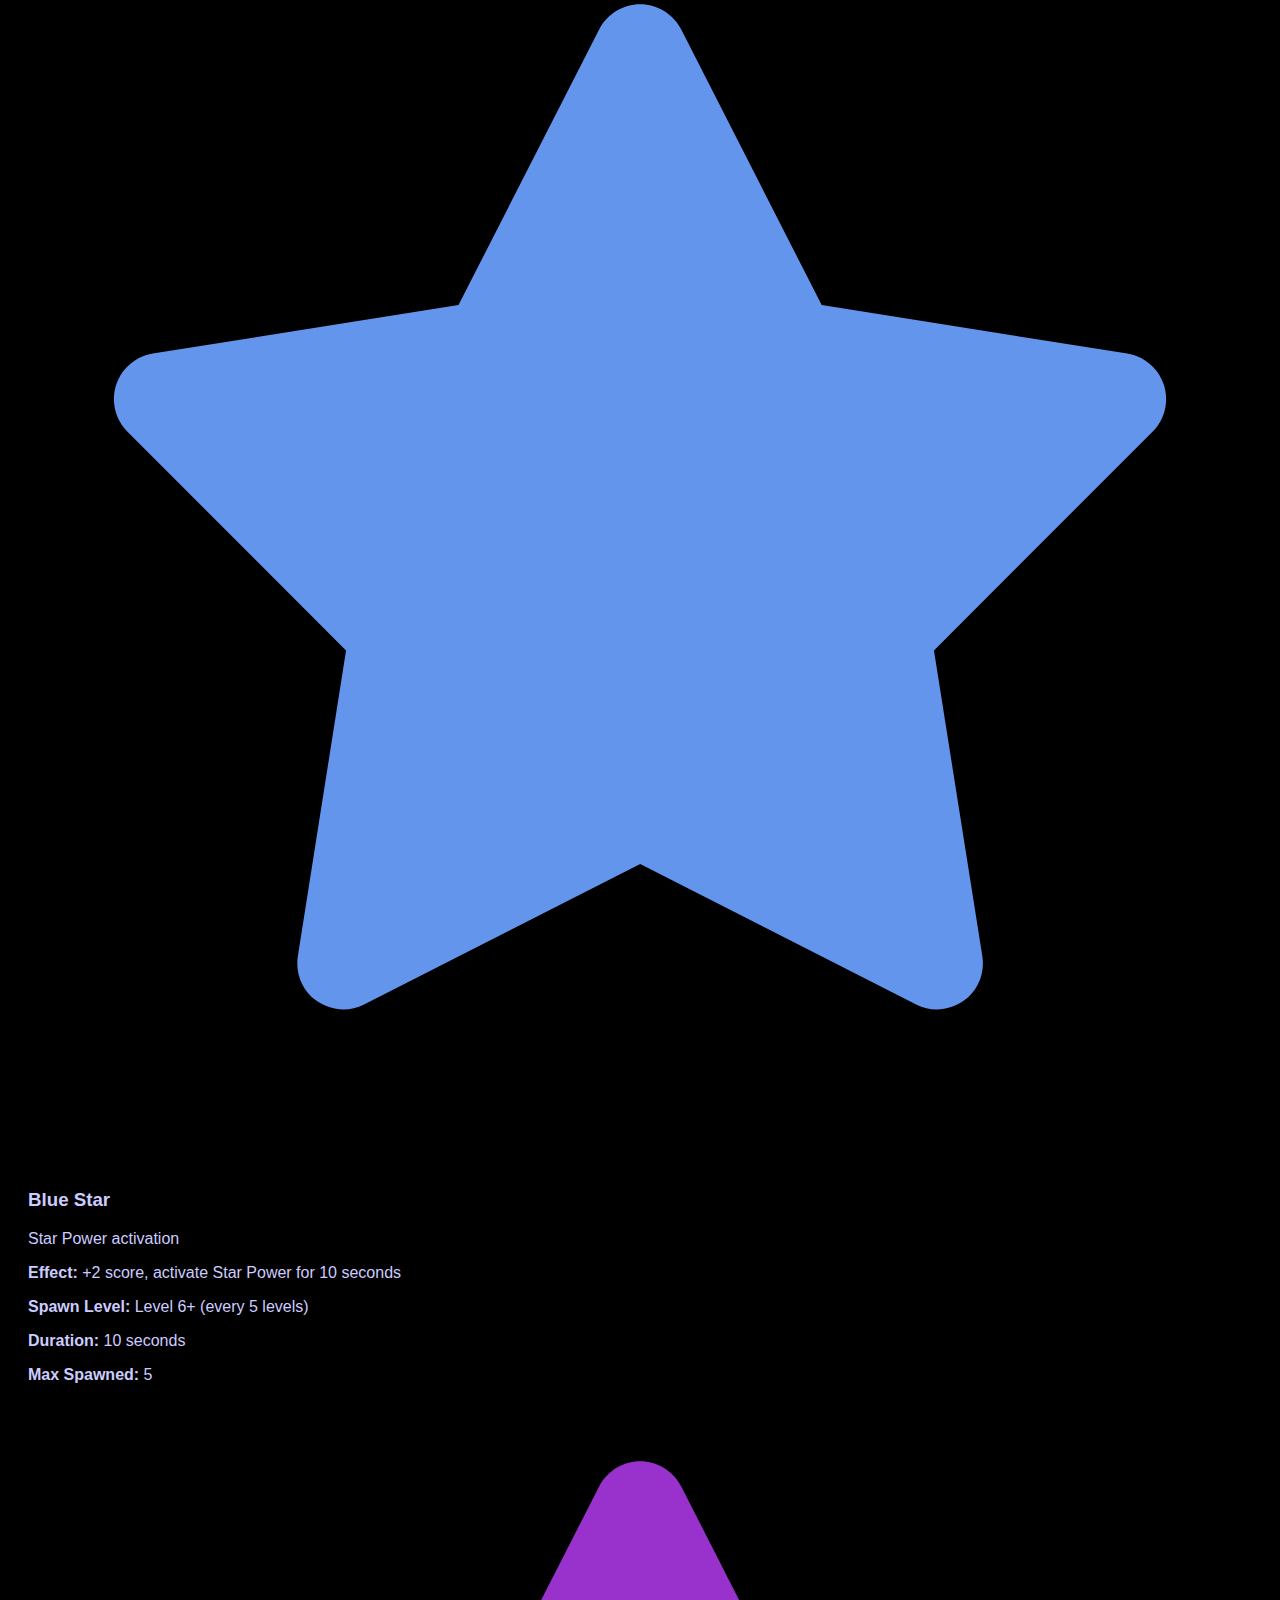
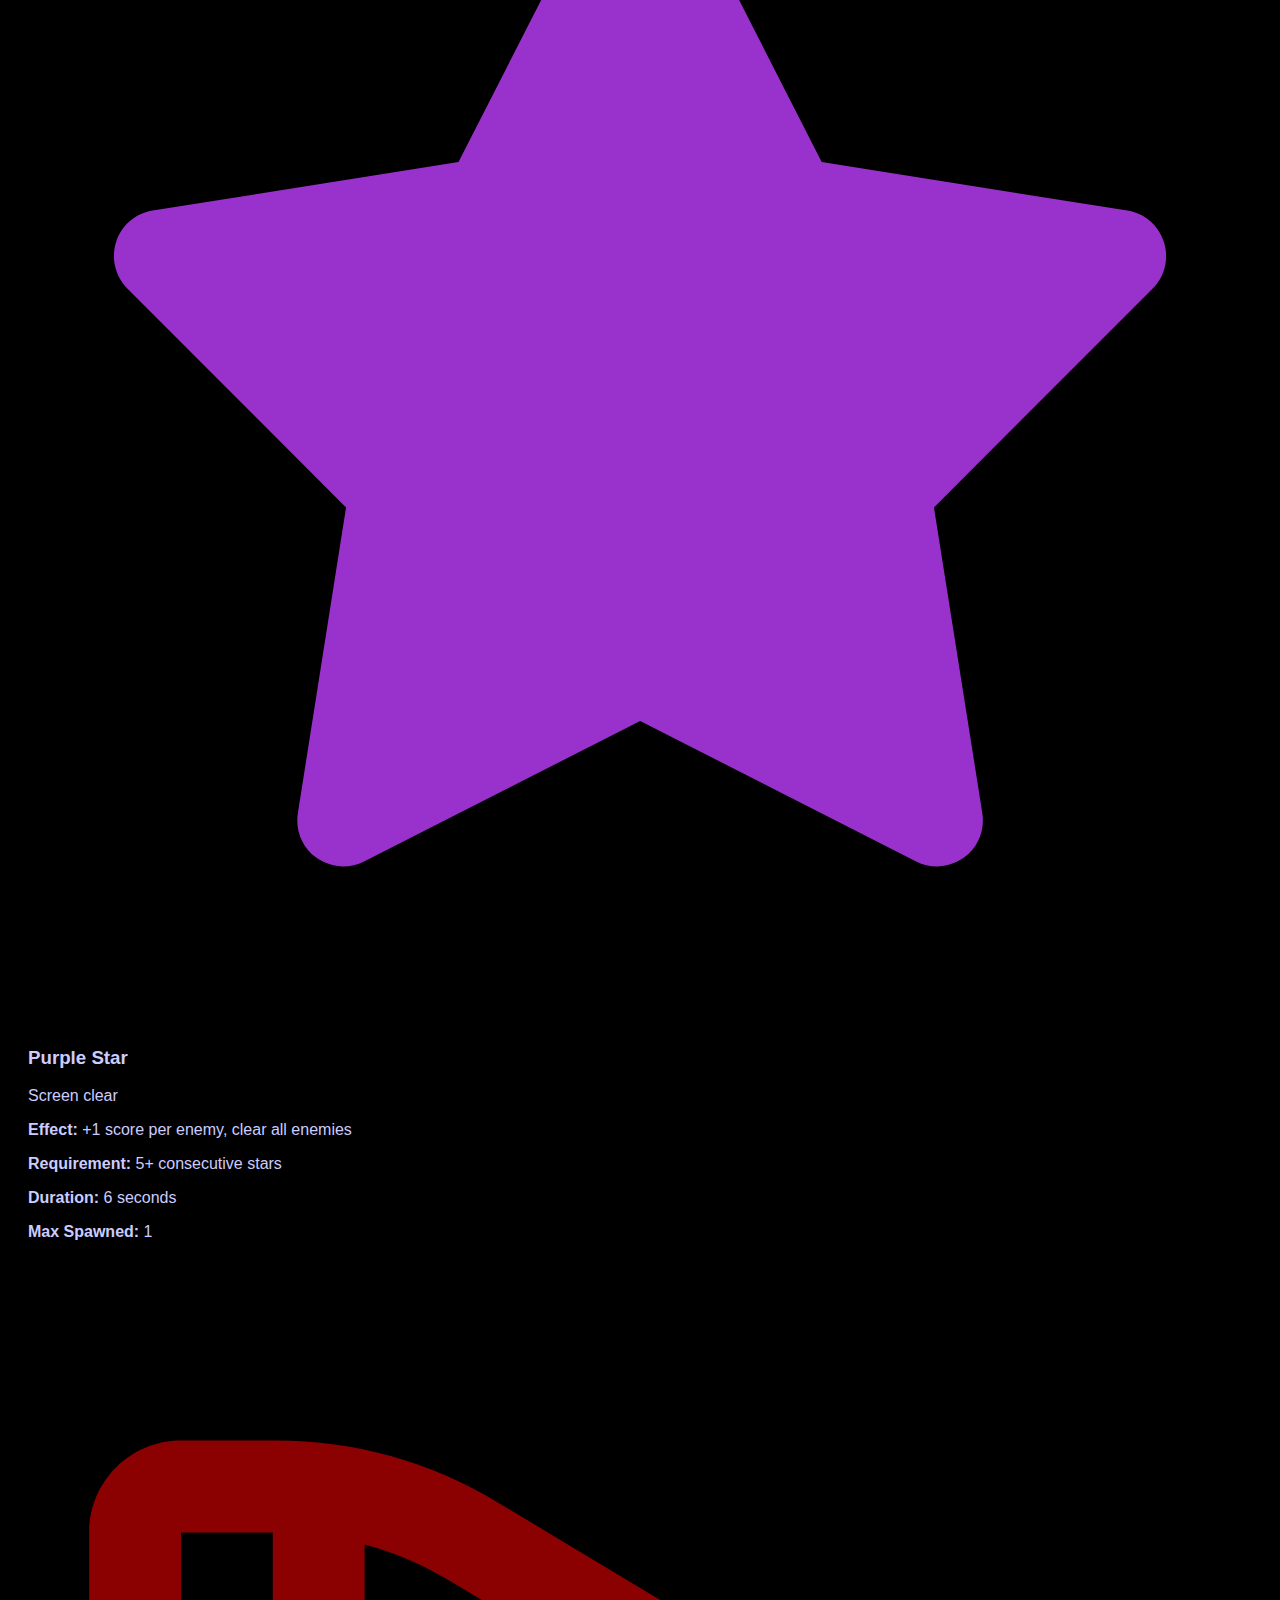
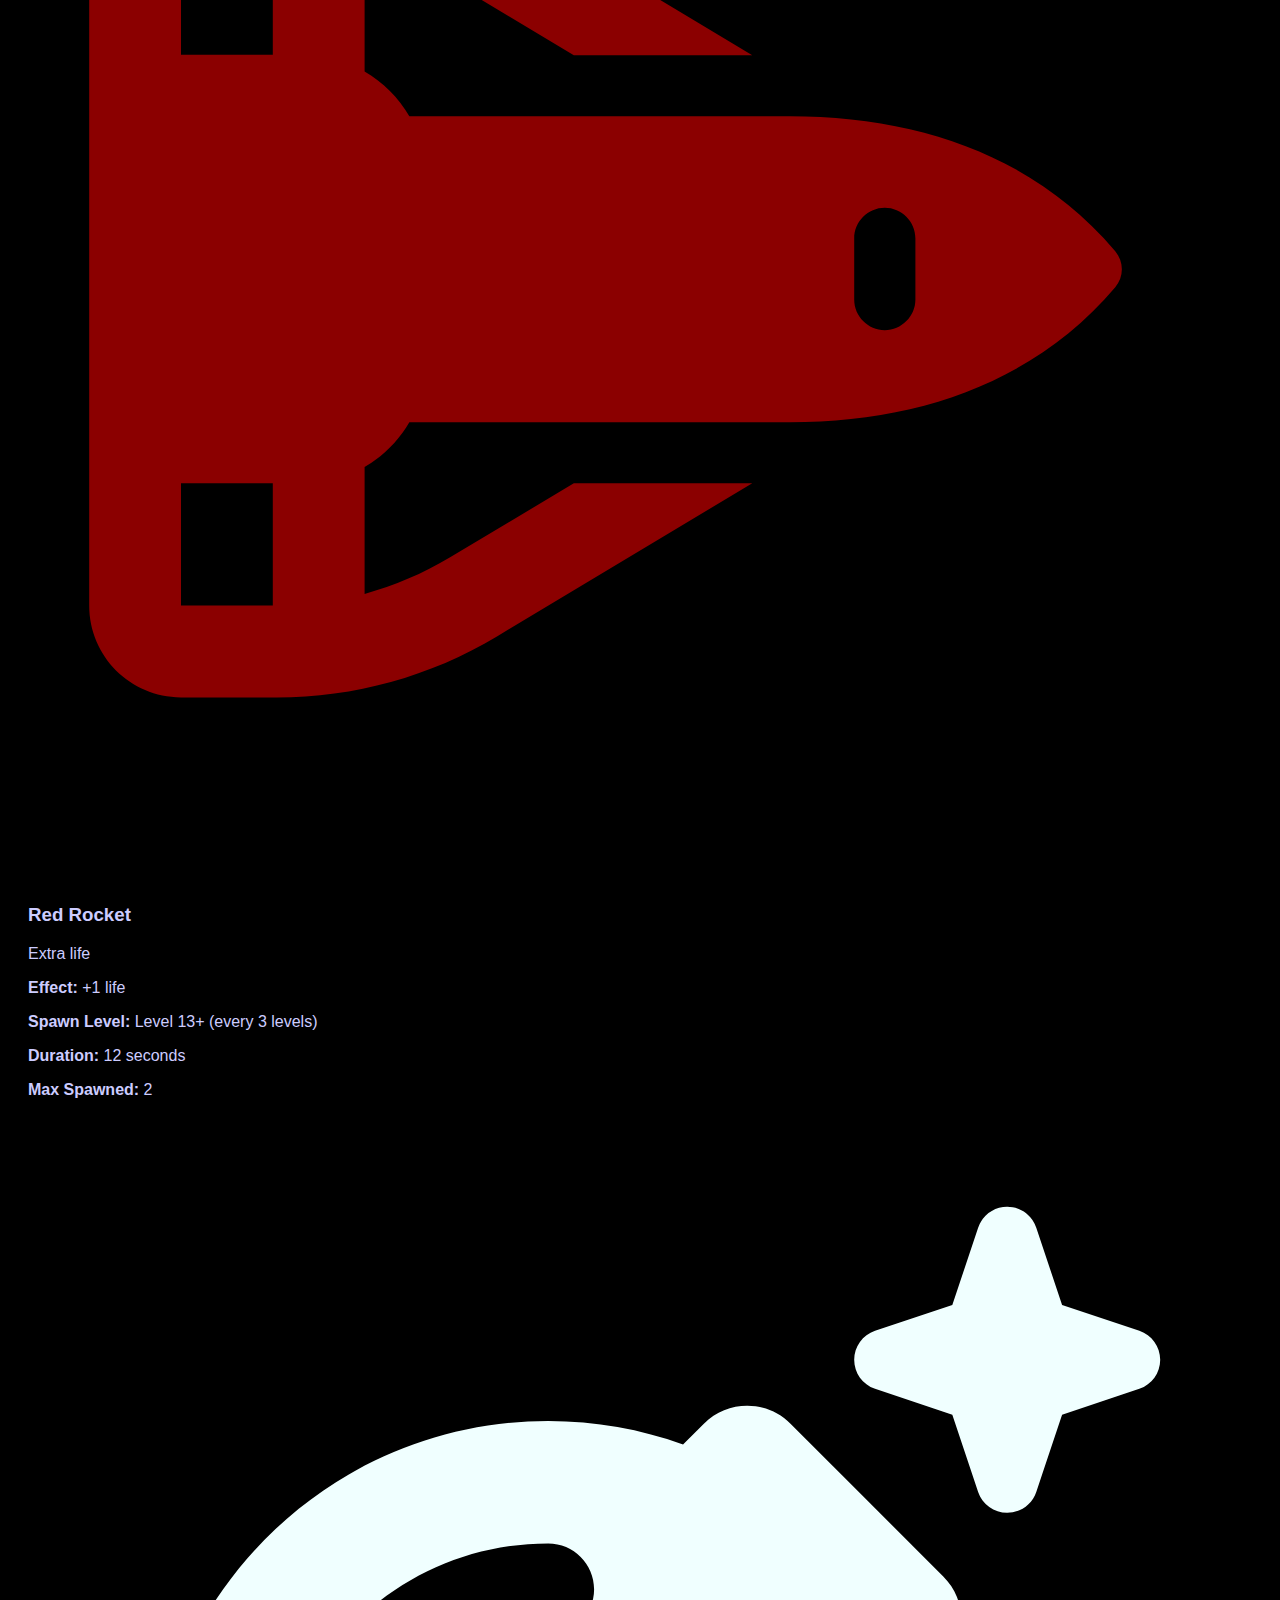
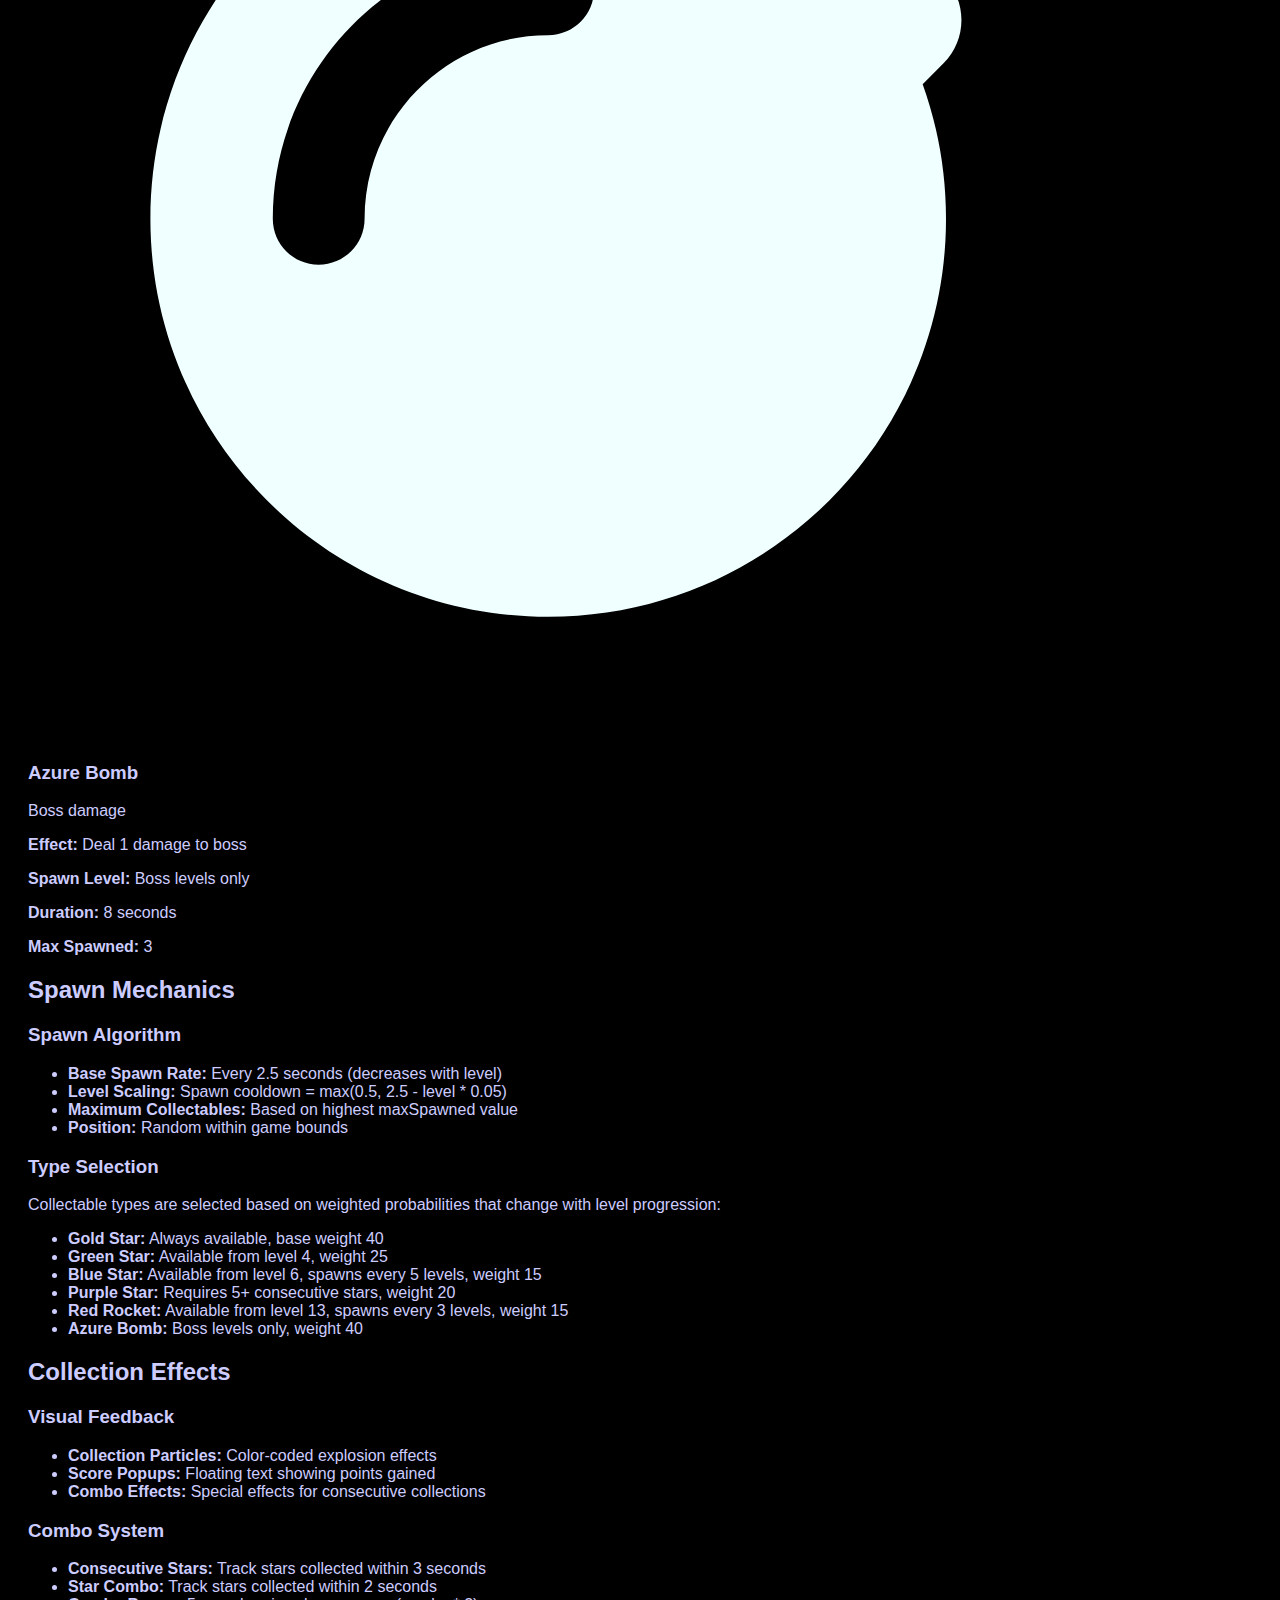
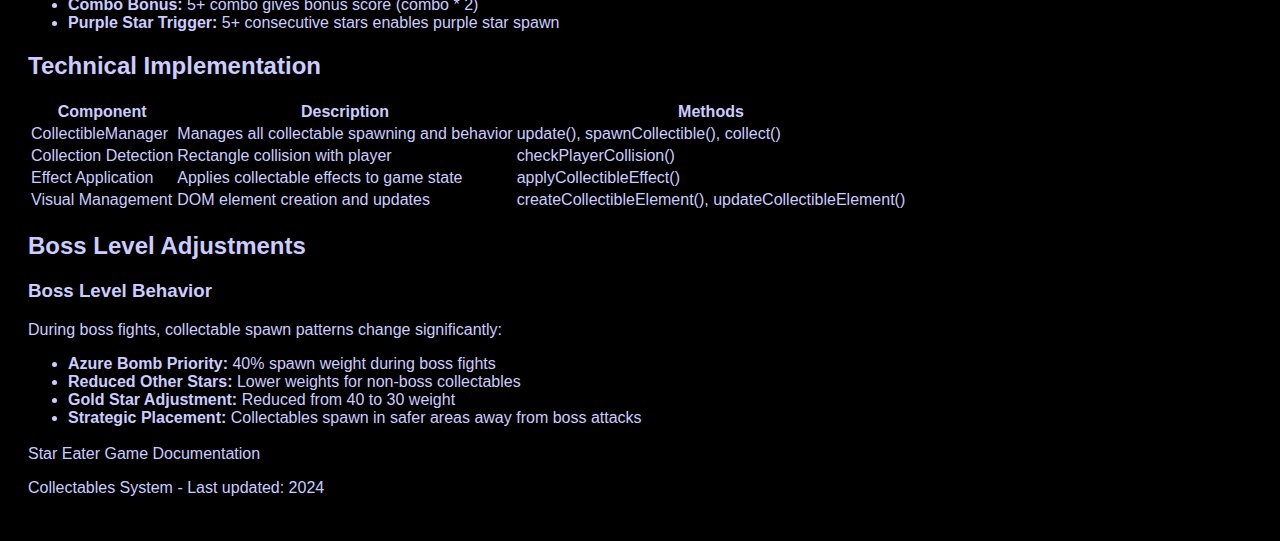
<file: docs/collectables-documentation.html>
<!DOCTYPE html>
<html lang="en">

<head>
    <meta charset="UTF-8">
    <meta name="viewport" content="width=device-width, initial-scale=1.0">
    <title>Collectables System - Star Eater Documentation</title>
    <link rel="stylesheet" href="../css/docs.css">
    <link rel="icon" type="image/x-icon" href="../favicon.ico">
</head>

<body>
    <header>
        <h1>Collectables System</h1>
        <p class="subtitle">Stars, power-ups, and special items collection mechanics</p>
    </header>

    <div class="floating-nav">
        <a href="./game-specification.html" class="floating-btn" title="Main Documentation">
            <i class="fas fa-home"></i>
        </a>
        <a href="#" class="floating-btn top" title="Back to Top">
            <i class="fas fa-arrow-up"></i>
        </a>
    </div>

    <!-- Rest of the file content remains the same -->
    <div class="section">
        <h2>Collectables Overview</h2>
        <p>Collectables are items that spawn throughout the game world, providing score, power-ups, and special
            abilities when collected by the player.</p>

        <div class="powerups-grid">
            <div class="powerup-card">
                <div class="powerup-header">
                    <div class="powerup-icon-large">
                        <img src="../assets/graphics/collectable-gold-star.svg" alt="Gold Star">
                    </div>
                    <div>
                        <h3>Gold Star</h3>
                        <p>Basic scoring item</p>
                    </div>
                </div>
                <div class="powerup-details">
                    <p><strong>Effect:</strong> +2 score, +1 star progress</p>
                    <p><strong>Spawn Level:</strong> Level 1+</p>
                    <p><strong>Duration:</strong> 10 seconds</p>
                    <p><strong>Max Spawned:</strong> 5</p>
                </div>
            </div>

            <div class="powerup-card">
                <div class="powerup-header">
                    <div class="powerup-icon-large">
                        <img src="../assets/graphics/collectable-green-star.svg" alt="Green Star">
                    </div>
                    <div>
                        <h3>Green Star</h3>
                        <p>Freeze enemies</p>
                    </div>
                </div>
                <div class="powerup-details">
                    <p><strong>Effect:</strong> +1 score, freeze all enemies for 3 seconds</p>
                    <p><strong>Spawn Level:</strong> Level 4+</p>
                    <p><strong>Duration:</strong> 8 seconds</p>
                    <p><strong>Max Spawned:</strong> 5</p>
                </div>
            </div>

            <div class="powerup-card">
                <div class="powerup-header">
                    <div class="powerup-icon-large">
                        <img src="../assets/graphics/collectable-blue-star.svg" alt="Blue Star">
                    </div>
                    <div>
                        <h3>Blue Star</h3>
                        <p>Star Power activation</p>
                    </div>
                </div>
                <div class="powerup-details">
                    <p><strong>Effect:</strong> +2 score, activate Star Power for 10 seconds</p>
                    <p><strong>Spawn Level:</strong> Level 6+ (every 5 levels)</p>
                    <p><strong>Duration:</strong> 10 seconds</p>
                    <p><strong>Max Spawned:</strong> 5</p>
                </div>
            </div>

            <div class="powerup-card">
                <div class="powerup-header">
                    <div class="powerup-icon-large">
                        <img src="../assets/graphics/collectable-purple-star.svg" alt="Purple Star">
                    </div>
                    <div>
                        <h3>Purple Star</h3>
                        <p>Screen clear</p>
                    </div>
                </div>
                <div class="powerup-details">
                    <p><strong>Effect:</strong> +1 score per enemy, clear all enemies</p>
                    <p><strong>Requirement:</strong> 5+ consecutive stars</p>
                    <p><strong>Duration:</strong> 6 seconds</p>
                    <p><strong>Max Spawned:</strong> 1</p>
                </div>
            </div>

            <div class="powerup-card">
                <div class="powerup-header">
                    <div class="powerup-icon-large">
                        <img src="../assets/graphics/collectable-red-rocket.svg" alt="Red Rocket">
                    </div>
                    <div>
                        <h3>Red Rocket</h3>
                        <p>Extra life</p>
                    </div>
                </div>
                <div class="powerup-details">
                    <p><strong>Effect:</strong> +1 life</p>
                    <p><strong>Spawn Level:</strong> Level 13+ (every 3 levels)</p>
                    <p><strong>Duration:</strong> 12 seconds</p>
                    <p><strong>Max Spawned:</strong> 2</p>
                </div>
            </div>

            <div class="powerup-card">
                <div class="powerup-header">
                    <div class="powerup-icon-large">
                        <img src="../assets/graphics/collectable-azure-bomb.svg" alt="Azure Bomb">
                    </div>
                    <div>
                        <h3>Azure Bomb</h3>
                        <p>Boss damage</p>
                    </div>
                </div>
                <div class="powerup-details">
                    <p><strong>Effect:</strong> Deal 1 damage to boss</p>
                    <p><strong>Spawn Level:</strong> Boss levels only</p>
                    <p><strong>Duration:</strong> 8 seconds</p>
                    <p><strong>Max Spawned:</strong> 3</p>
                </div>
            </div>
        </div>
    </div>

    <div class="section">
        <h2>Spawn Mechanics</h2>
        <div class="spec-details">
            <div class="spec-item">
                <h3>Spawn Algorithm</h3>
                <ul class="feature-list">
                    <li><strong>Base Spawn Rate:</strong> Every 2.5 seconds (decreases with level)</li>
                    <li><strong>Level Scaling:</strong> Spawn cooldown = max(0.5, 2.5 - level * 0.05)</li>
                    <li><strong>Maximum Collectables:</strong> Based on highest maxSpawned value</li>
                    <li><strong>Position:</strong> Random within game bounds</li>
                </ul>
            </div>

            <div class="spec-item">
                <h3>Type Selection</h3>
                <p>Collectable types are selected based on weighted probabilities that change with level progression:
                </p>
                <ul class="feature-list">
                    <li><strong>Gold Star:</strong> Always available, base weight 40</li>
                    <li><strong>Green Star:</strong> Available from level 4, weight 25</li>
                    <li><strong>Blue Star:</strong> Available from level 6, spawns every 5 levels, weight 15</li>
                    <li><strong>Purple Star:</strong> Requires 5+ consecutive stars, weight 20</li>
                    <li><strong>Red Rocket:</strong> Available from level 13, spawns every 3 levels, weight 15</li>
                    <li><strong>Azure Bomb:</strong> Boss levels only, weight 40</li>
                </ul>
            </div>
        </div>
    </div>

    <div class="section">
        <h2>Collection Effects</h2>
        <div class="spec-details">
            <div class="spec-item">
                <h3>Visual Feedback</h3>
                <ul class="feature-list">
                    <li><strong>Collection Particles:</strong> Color-coded explosion effects</li>
                    <li><strong>Score Popups:</strong> Floating text showing points gained</li>
                    <li><strong>Combo Effects:</strong> Special effects for consecutive collections</li>
                </ul>
            </div>

            <div class="spec-item">
                <h3>Combo System</h3>
                <ul class="feature-list">
                    <li><strong>Consecutive Stars:</strong> Track stars collected within 3 seconds</li>
                    <li><strong>Star Combo:</strong> Track stars collected within 2 seconds</li>
                    <li><strong>Combo Bonus:</strong> 5+ combo gives bonus score (combo * 2)</li>
                    <li><strong>Purple Star Trigger:</strong> 5+ consecutive stars enables purple star spawn</li>
                </ul>
            </div>
        </div>
    </div>

    <div class="section">
        <h2>Technical Implementation</h2>
        <table class="component-table">
            <thead>
                <tr>
                    <th>Component</th>
                    <th>Description</th>
                    <th>Methods</th>
                </tr>
            </thead>
            <tbody>
                <tr>
                    <td>CollectibleManager</td>
                    <td>Manages all collectable spawning and behavior</td>
                    <td>update(), spawnCollectible(), collect()</td>
                </tr>
                <tr>
                    <td>Collection Detection</td>
                    <td>Rectangle collision with player</td>
                    <td>checkPlayerCollision()</td>
                </tr>
                <tr>
                    <td>Effect Application</td>
                    <td>Applies collectable effects to game state</td>
                    <td>applyCollectibleEffect()</td>
                </tr>
                <tr>
                    <td>Visual Management</td>
                    <td>DOM element creation and updates</td>
                    <td>createCollectibleElement(), updateCollectibleElement()</td>
                </tr>
            </tbody>
        </table>
    </div>

    <div class="section">
        <h2>Boss Level Adjustments</h2>
        <div class="spec-details">
            <div class="spec-item">
                <h3>Boss Level Behavior</h3>
                <p>During boss fights, collectable spawn patterns change significantly:</p>
                <ul class="feature-list">
                    <li><strong>Azure Bomb Priority:</strong> 40% spawn weight during boss fights</li>
                    <li><strong>Reduced Other Stars:</strong> Lower weights for non-boss collectables</li>
                    <li><strong>Gold Star Adjustment:</strong> Reduced from 40 to 30 weight</li>
                    <li><strong>Strategic Placement:</strong> Collectables spawn in safer areas away from boss attacks
                    </li>
                </ul>
            </div>
        </div>
    </div>

    <footer>
        <p>Star Eater Game Documentation</p>
        <p class="timestamp">Collectables System - Last updated: 2024</p>
    </footer>
</body>

</html>
</file>
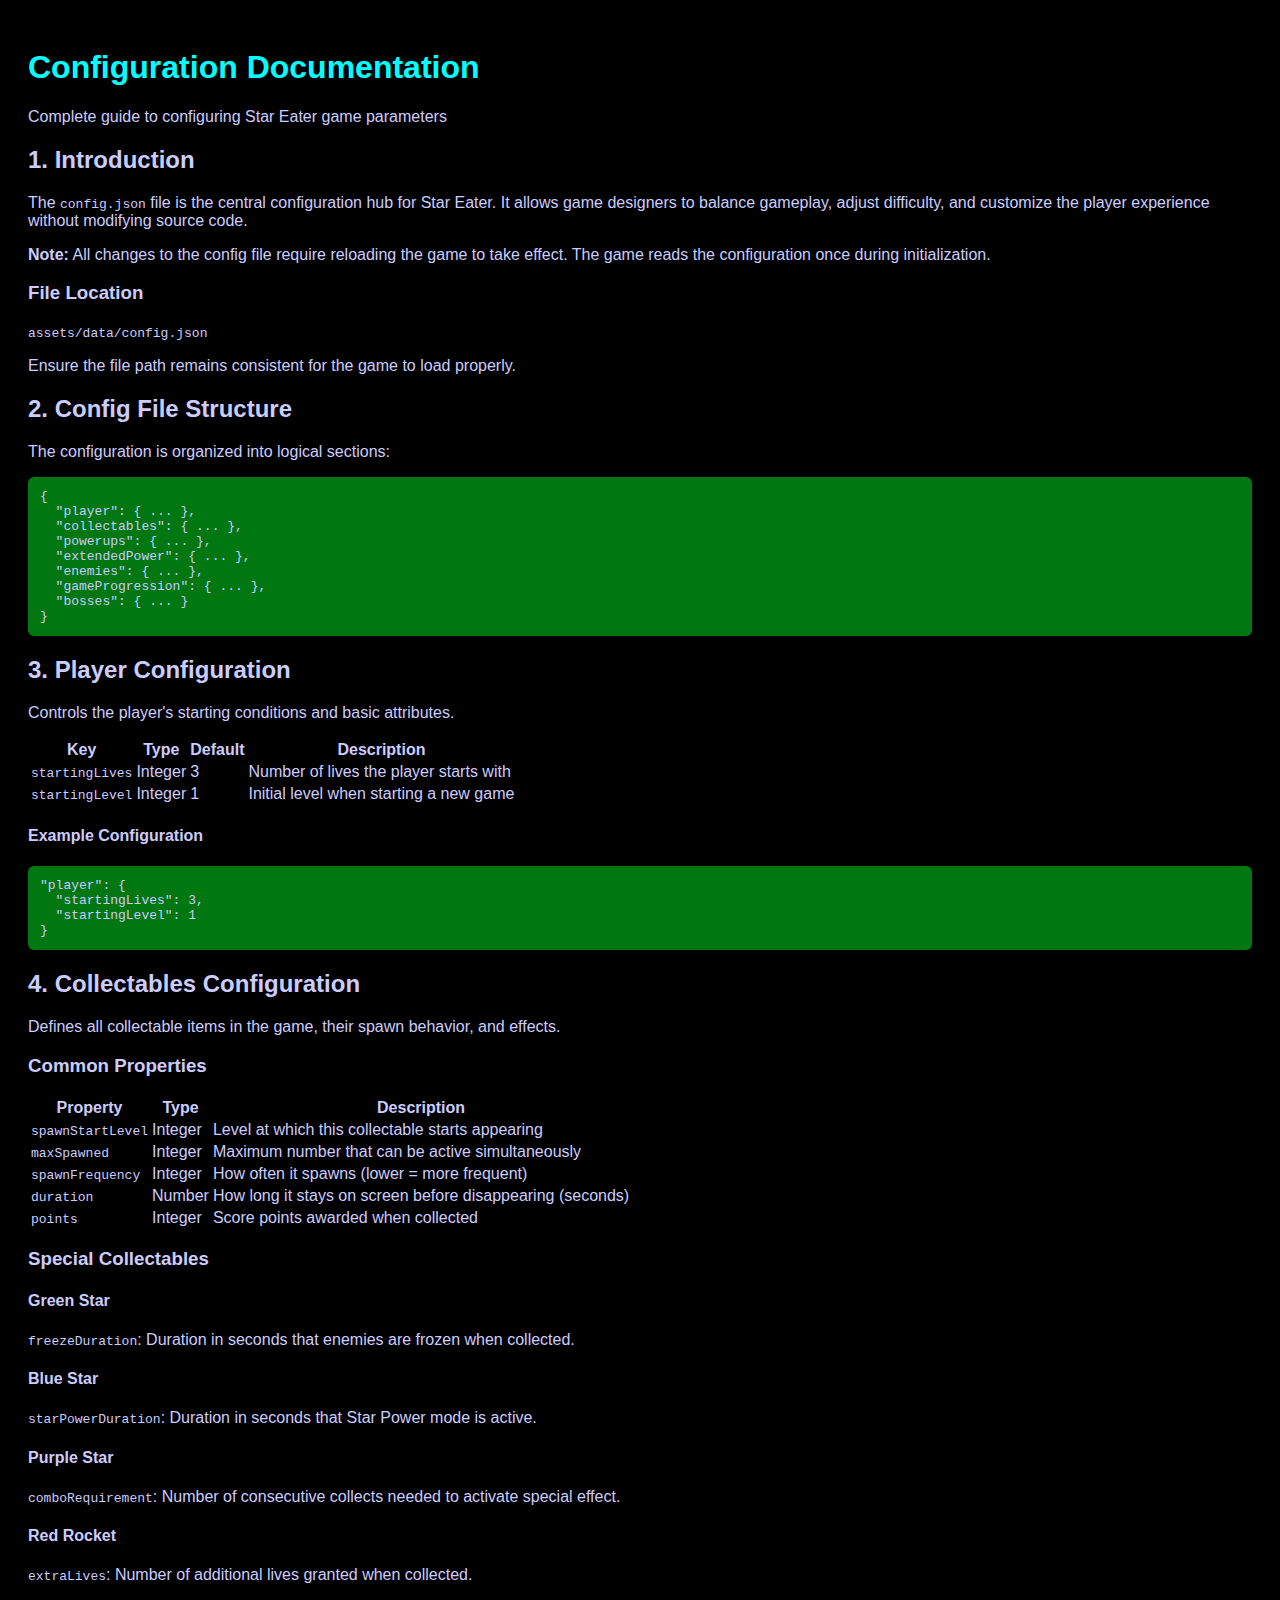
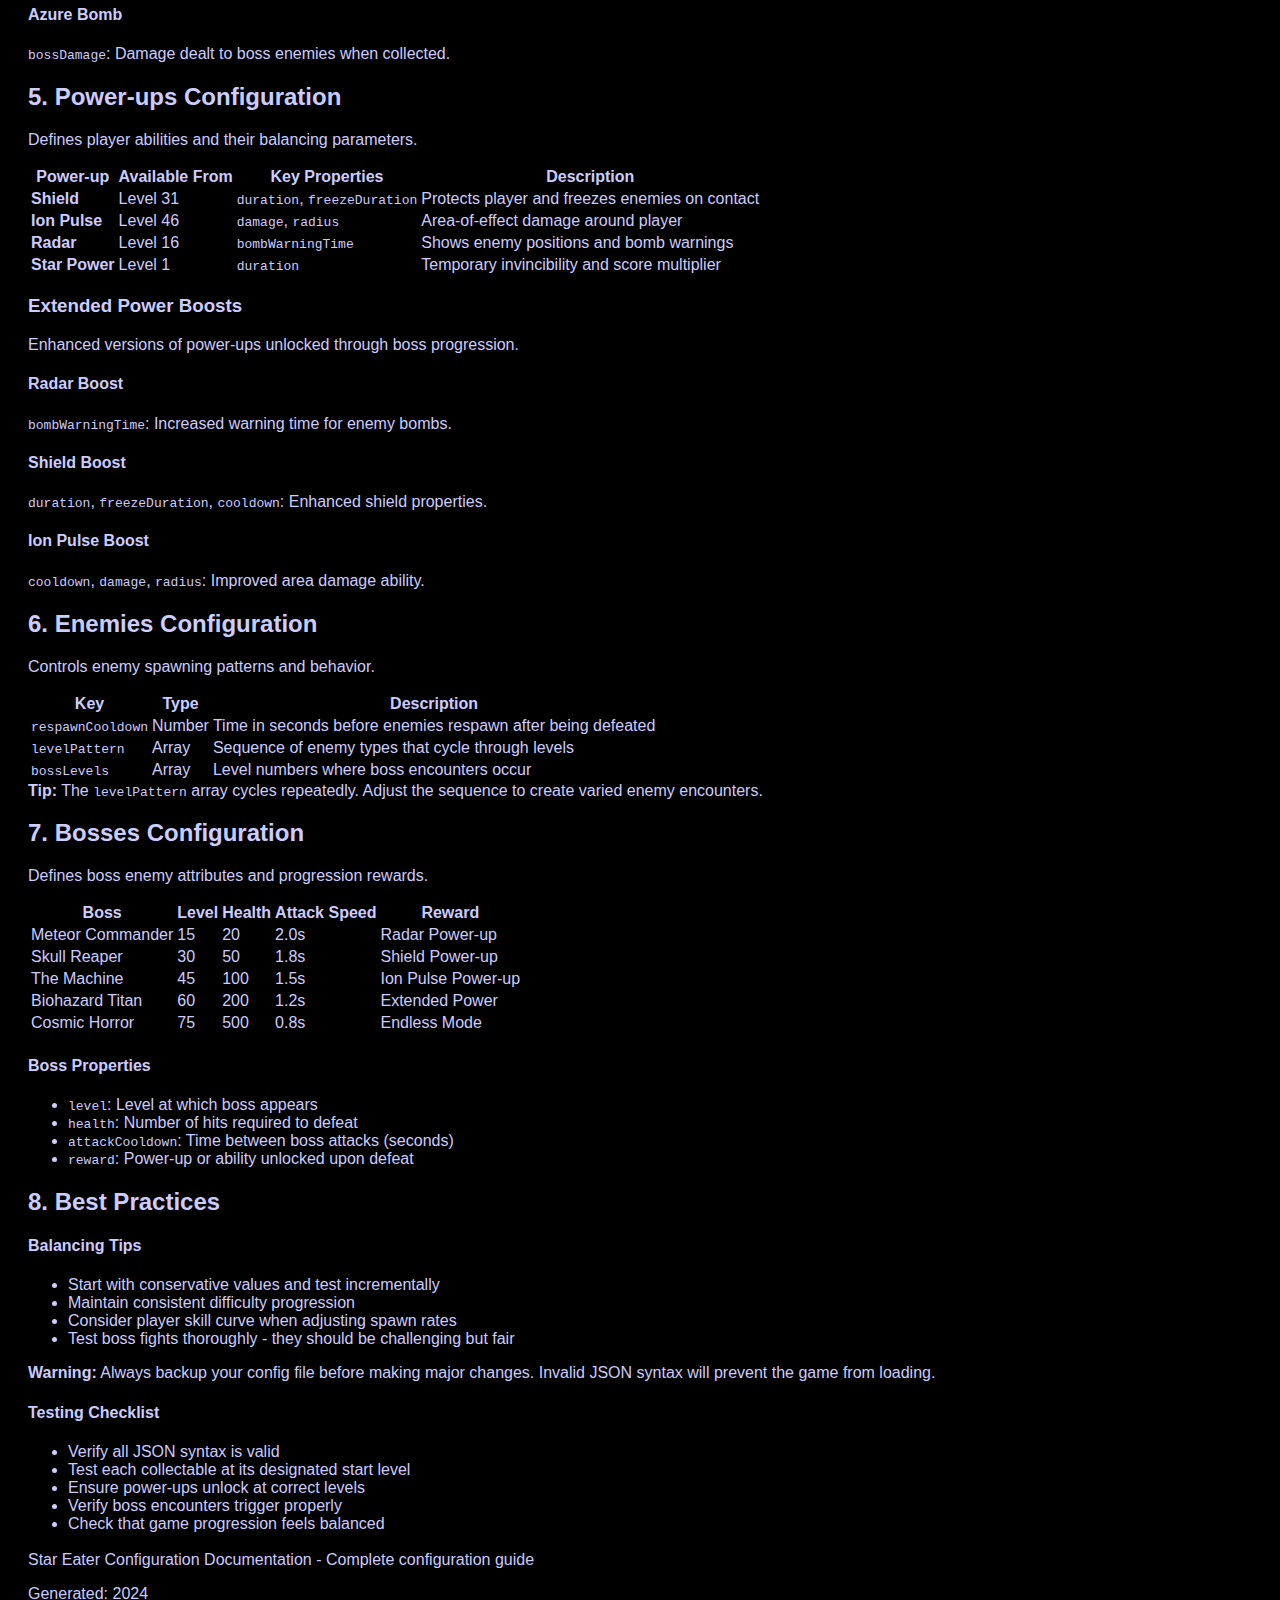
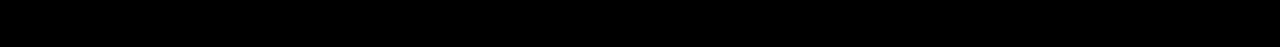
<file: docs/configuration-documentation.html>
<!DOCTYPE html>
<html lang="en">

<head>
    <meta charset="UTF-8">
    <meta name="viewport" content="width=device-width, initial-scale=1.0">
    <title>Configuration Documentation - Star Eater</title>
    <link rel="stylesheet" href="../css/docs.css">
    <link rel="icon" type="image/x-icon" href="../favicon.ico">
</head>

<body>
    <header>
        <h1>Configuration Documentation</h1>
        <p class="subtitle">Complete guide to configuring Star Eater game parameters</p>
    </header>

    <div class="floating-nav">
        <a href="./game-specification.html" class="floating-btn" title="Main Documentation">
            <i class="fas fa-home"></i>
        </a>
        <a href="#" class="floating-btn top" title="Back to Top">
            <i class="fas fa-arrow-up"></i>
        </a>
    </div>

    <div class="container">
        <!-- Introduction Section -->
        <section id="introduction" class="section">
            <h2>1. Introduction</h2>
            <p>The <code>config.json</code> file is the central configuration hub for Star Eater. It allows game
                designers to balance gameplay, adjust difficulty, and customize the player experience without modifying
                source code.</p>

            <div class="note">
                <strong>Note:</strong> All changes to the config file require reloading the game to take effect. The
                game reads the configuration once during initialization.
            </div>

            <div class="config-block">
                <h3>File Location</h3>
                <p><code>assets/data/config.json</code></p>
                <p class="config-desc">Ensure the file path remains consistent for the game to load properly.</p>
            </div>
        </section>

        <!-- File Structure Section -->
        <section id="file-structure" class="section">
            <h2>2. Config File Structure</h2>
            <p>The configuration is organized into logical sections:</p>

            <pre><code>{
  "player": { ... },
  "collectables": { ... },
  "powerups": { ... },
  "extendedPower": { ... },
  "enemies": { ... },
  "gameProgression": { ... },
  "bosses": { ... }
}</code></pre>
        </section>

        <!-- Player Configuration Section -->
        <section id="player-config" class="section">
            <h2>3. Player Configuration</h2>
            <p>Controls the player's starting conditions and basic attributes.</p>

            <table>
                <thead>
                    <tr>
                        <th>Key</th>
                        <th>Type</th>
                        <th>Default</th>
                        <th>Description</th>
                    </tr>
                </thead>
                <tbody>
                    <tr>
                        <td><code>startingLives</code></td>
                        <td>Integer</td>
                        <td>3</td>
                        <td>Number of lives the player starts with</td>
                    </tr>
                    <tr>
                        <td><code>startingLevel</code></td>
                        <td>Integer</td>
                        <td>1</td>
                        <td>Initial level when starting a new game</td>
                    </tr>
                </tbody>
            </table>

            <div class="config-block">
                <h4>Example Configuration</h4>
                <pre><code>"player": {
  "startingLives": 3,
  "startingLevel": 1
}</code></pre>
            </div>
        </section>

        <!-- Collectables Configuration Section -->
        <section id="collectables-config" class="section">
            <h2>4. Collectables Configuration</h2>
            <p>Defines all collectable items in the game, their spawn behavior, and effects.</p>

            <h3>Common Properties</h3>
            <table>
                <thead>
                    <tr>
                        <th>Property</th>
                        <th>Type</th>
                        <th>Description</th>
                    </tr>
                </thead>
                <tbody>
                    <tr>
                        <td><code>spawnStartLevel</code></td>
                        <td>Integer</td>
                        <td>Level at which this collectable starts appearing</td>
                    </tr>
                    <tr>
                        <td><code>maxSpawned</code></td>
                        <td>Integer</td>
                        <td>Maximum number that can be active simultaneously</td>
                    </tr>
                    <tr>
                        <td><code>spawnFrequency</code></td>
                        <td>Integer</td>
                        <td>How often it spawns (lower = more frequent)</td>
                    </tr>
                    <tr>
                        <td><code>duration</code></td>
                        <td>Number</td>
                        <td>How long it stays on screen before disappearing (seconds)</td>
                    </tr>
                    <tr>
                        <td><code>points</code></td>
                        <td>Integer</td>
                        <td>Score points awarded when collected</td>
                    </tr>
                </tbody>
            </table>

            <h3>Special Collectables</h3>
            <div class="config-block">
                <h4>Green Star</h4>
                <p><code>freezeDuration</code>: Duration in seconds that enemies are frozen when collected.</p>
            </div>

            <div class="config-block">
                <h4>Blue Star</h4>
                <p><code>starPowerDuration</code>: Duration in seconds that Star Power mode is active.</p>
            </div>

            <div class="config-block">
                <h4>Purple Star</h4>
                <p><code>comboRequirement</code>: Number of consecutive collects needed to activate special effect.</p>
            </div>

            <div class="config-block">
                <h4>Red Rocket</h4>
                <p><code>extraLives</code>: Number of additional lives granted when collected.</p>
            </div>

            <div class="config-block">
                <h4>Azure Bomb</h4>
                <p><code>bossDamage</code>: Damage dealt to boss enemies when collected.</p>
            </div>
        </section>

        <!-- Power-ups Configuration Section -->
        <section id="powerups-config" class="section">
            <h2>5. Power-ups Configuration</h2>
            <p>Defines player abilities and their balancing parameters.</p>

            <table>
                <thead>
                    <tr>
                        <th>Power-up</th>
                        <th>Available From</th>
                        <th>Key Properties</th>
                        <th>Description</th>
                    </tr>
                </thead>
                <tbody>
                    <tr>
                        <td><strong>Shield</strong></td>
                        <td>Level 31</td>
                        <td><code>duration</code>, <code>freezeDuration</code></td>
                        <td>Protects player and freezes enemies on contact</td>
                    </tr>
                    <tr>
                        <td><strong>Ion Pulse</strong></td>
                        <td>Level 46</td>
                        <td><code>damage</code>, <code>radius</code></td>
                        <td>Area-of-effect damage around player</td>
                    </tr>
                    <tr>
                        <td><strong>Radar</strong></td>
                        <td>Level 16</td>
                        <td><code>bombWarningTime</code></td>
                        <td>Shows enemy positions and bomb warnings</td>
                    </tr>
                    <tr>
                        <td><strong>Star Power</strong></td>
                        <td>Level 1</td>
                        <td><code>duration</code></td>
                        <td>Temporary invincibility and score multiplier</td>
                    </tr>
                </tbody>
            </table>

            <h3>Extended Power Boosts</h3>
            <p>Enhanced versions of power-ups unlocked through boss progression.</p>

            <div class="config-block">
                <h4>Radar Boost</h4>
                <p><code>bombWarningTime</code>: Increased warning time for enemy bombs.</p>
            </div>

            <div class="config-block">
                <h4>Shield Boost</h4>
                <p><code>duration</code>, <code>freezeDuration</code>, <code>cooldown</code>: Enhanced shield
                    properties.</p>
            </div>

            <div class="config-block">
                <h4>Ion Pulse Boost</h4>
                <p><code>cooldown</code>, <code>damage</code>, <code>radius</code>: Improved area damage ability.</p>
            </div>
        </section>

        <!-- Enemies Configuration Section -->
        <section id="enemies-config" class="section">
            <h2>6. Enemies Configuration</h2>
            <p>Controls enemy spawning patterns and behavior.</p>

            <table>
                <thead>
                    <tr>
                        <th>Key</th>
                        <th>Type</th>
                        <th>Description</th>
                    </tr>
                </thead>
                <tbody>
                    <tr>
                        <td><code>respawnCooldown</code></td>
                        <td>Number</td>
                        <td>Time in seconds before enemies respawn after being defeated</td>
                    </tr>
                    <tr>
                        <td><code>levelPattern</code></td>
                        <td>Array</td>
                        <td>Sequence of enemy types that cycle through levels</td>
                    </tr>
                    <tr>
                        <td><code>bossLevels</code></td>
                        <td>Array</td>
                        <td>Level numbers where boss encounters occur</td>
                    </tr>
                </tbody>
            </table>

            <div class="note">
                <strong>Tip:</strong> The <code>levelPattern</code> array cycles repeatedly. Adjust the sequence to
                create varied enemy encounters.
            </div>
        </section>

        <!-- Bosses Configuration Section -->
        <section id="bosses-config" class="section">
            <h2>7. Bosses Configuration</h2>
            <p>Defines boss enemy attributes and progression rewards.</p>

            <table>
                <thead>
                    <tr>
                        <th>Boss</th>
                        <th>Level</th>
                        <th>Health</th>
                        <th>Attack Speed</th>
                        <th>Reward</th>
                    </tr>
                </thead>
                <tbody>
                    <tr>
                        <td>Meteor Commander</td>
                        <td>15</td>
                        <td>20</td>
                        <td>2.0s</td>
                        <td>Radar Power-up</td>
                    </tr>
                    <tr>
                        <td>Skull Reaper</td>
                        <td>30</td>
                        <td>50</td>
                        <td>1.8s</td>
                        <td>Shield Power-up</td>
                    </tr>
                    <tr>
                        <td>The Machine</td>
                        <td>45</td>
                        <td>100</td>
                        <td>1.5s</td>
                        <td>Ion Pulse Power-up</td>
                    </tr>
                    <tr>
                        <td>Biohazard Titan</td>
                        <td>60</td>
                        <td>200</td>
                        <td>1.2s</td>
                        <td>Extended Power</td>
                    </tr>
                    <tr>
                        <td>Cosmic Horror</td>
                        <td>75</td>
                        <td>500</td>
                        <td>0.8s</td>
                        <td>Endless Mode</td>
                    </tr>
                </tbody>
            </table>

            <div class="config-block">
                <h4>Boss Properties</h4>
                <ul>
                    <li><code>level</code>: Level at which boss appears</li>
                    <li><code>health</code>: Number of hits required to defeat</li>
                    <li><code>attackCooldown</code>: Time between boss attacks (seconds)</li>
                    <li><code>reward</code>: Power-up or ability unlocked upon defeat</li>
                </ul>
            </div>
        </section>

        <!-- Best Practices Section -->
        <section id="best-practices" class="section">
            <h2>8. Best Practices</h2>

            <div class="config-block">
                <h4>Balancing Tips</h4>
                <ul>
                    <li>Start with conservative values and test incrementally</li>
                    <li>Maintain consistent difficulty progression</li>
                    <li>Consider player skill curve when adjusting spawn rates</li>
                    <li>Test boss fights thoroughly - they should be challenging but fair</li>
                </ul>
            </div>

            <div class="warning">
                <strong>Warning:</strong> Always backup your config file before making major changes. Invalid JSON
                syntax will prevent the game from loading.
            </div>

            <div class="config-block">
                <h4>Testing Checklist</h4>
                <ul>
                    <li>Verify all JSON syntax is valid</li>
                    <li>Test each collectable at its designated start level</li>
                    <li>Ensure power-ups unlock at correct levels</li>
                    <li>Verify boss encounters trigger properly</li>
                    <li>Check that game progression feels balanced</li>
                </ul>
            </div>
        </section>
    </div>

    <footer>
        <p>Star Eater Configuration Documentation - Complete configuration guide</p>
        <p class="timestamp">Generated: 2024</p>
    </footer>

    <script>
        // Smooth scrolling for anchor links
        document.querySelectorAll('a[href^="#"]').forEach(anchor => {
            anchor.addEventListener('click', function (e) {
                e.preventDefault();
                const target = document.querySelector(this.getAttribute('href'));
                if (target) {
                    target.scrollIntoView({
                        behavior: 'smooth',
                        block: 'start'
                    });
                }
            });
        });
    </script>
</body>

</html>
</file>
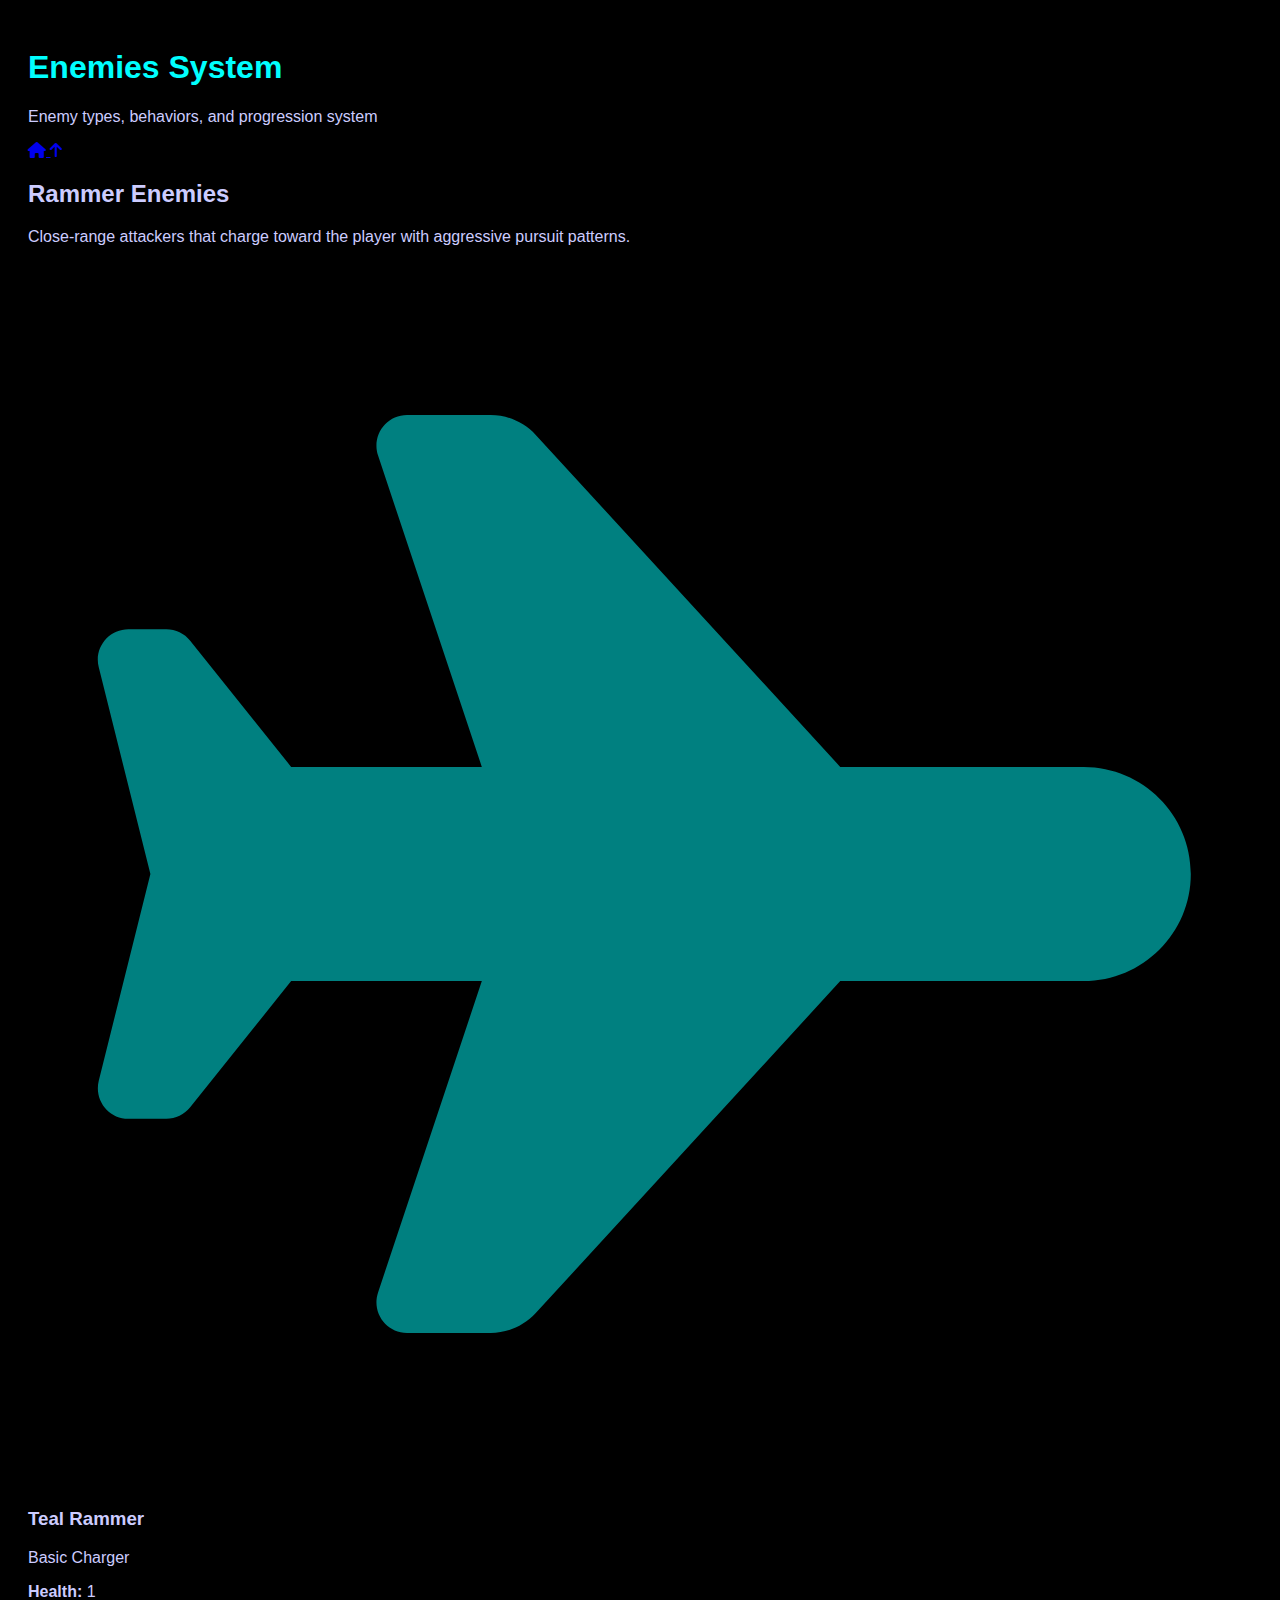
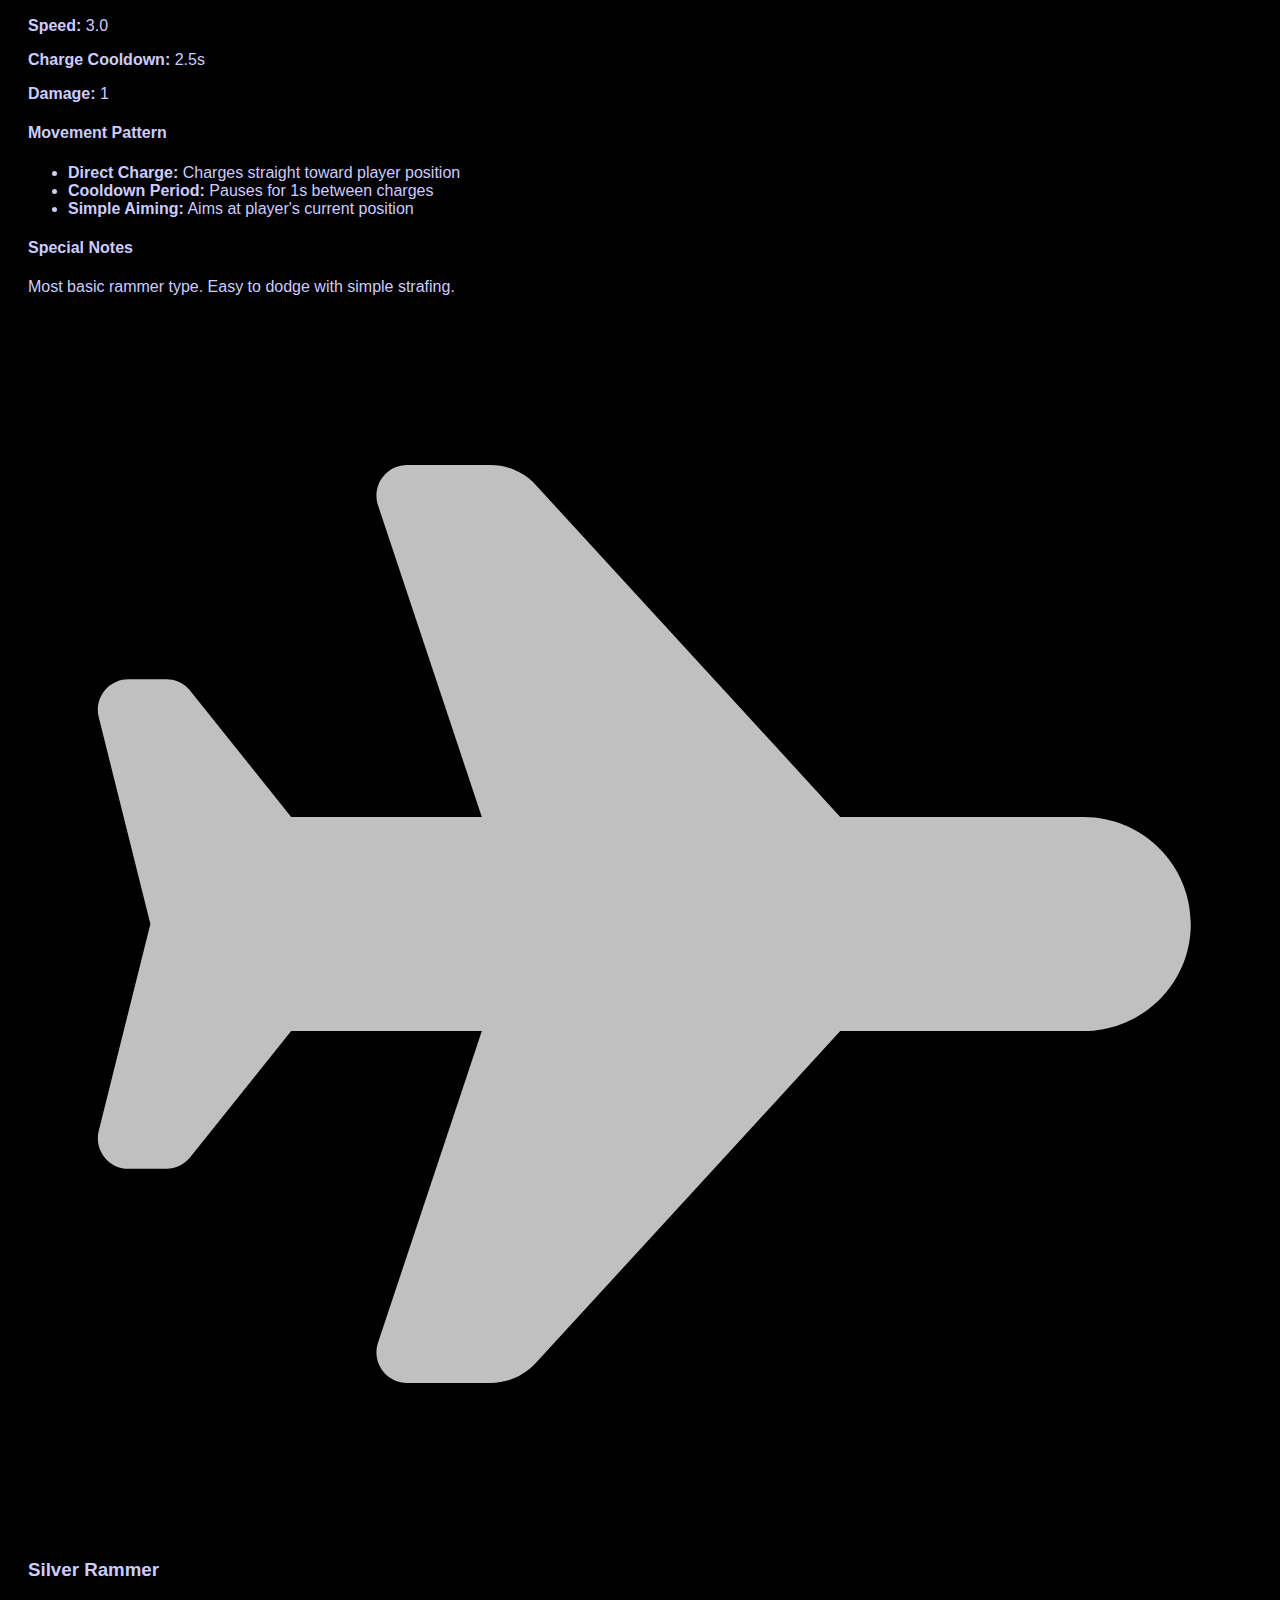
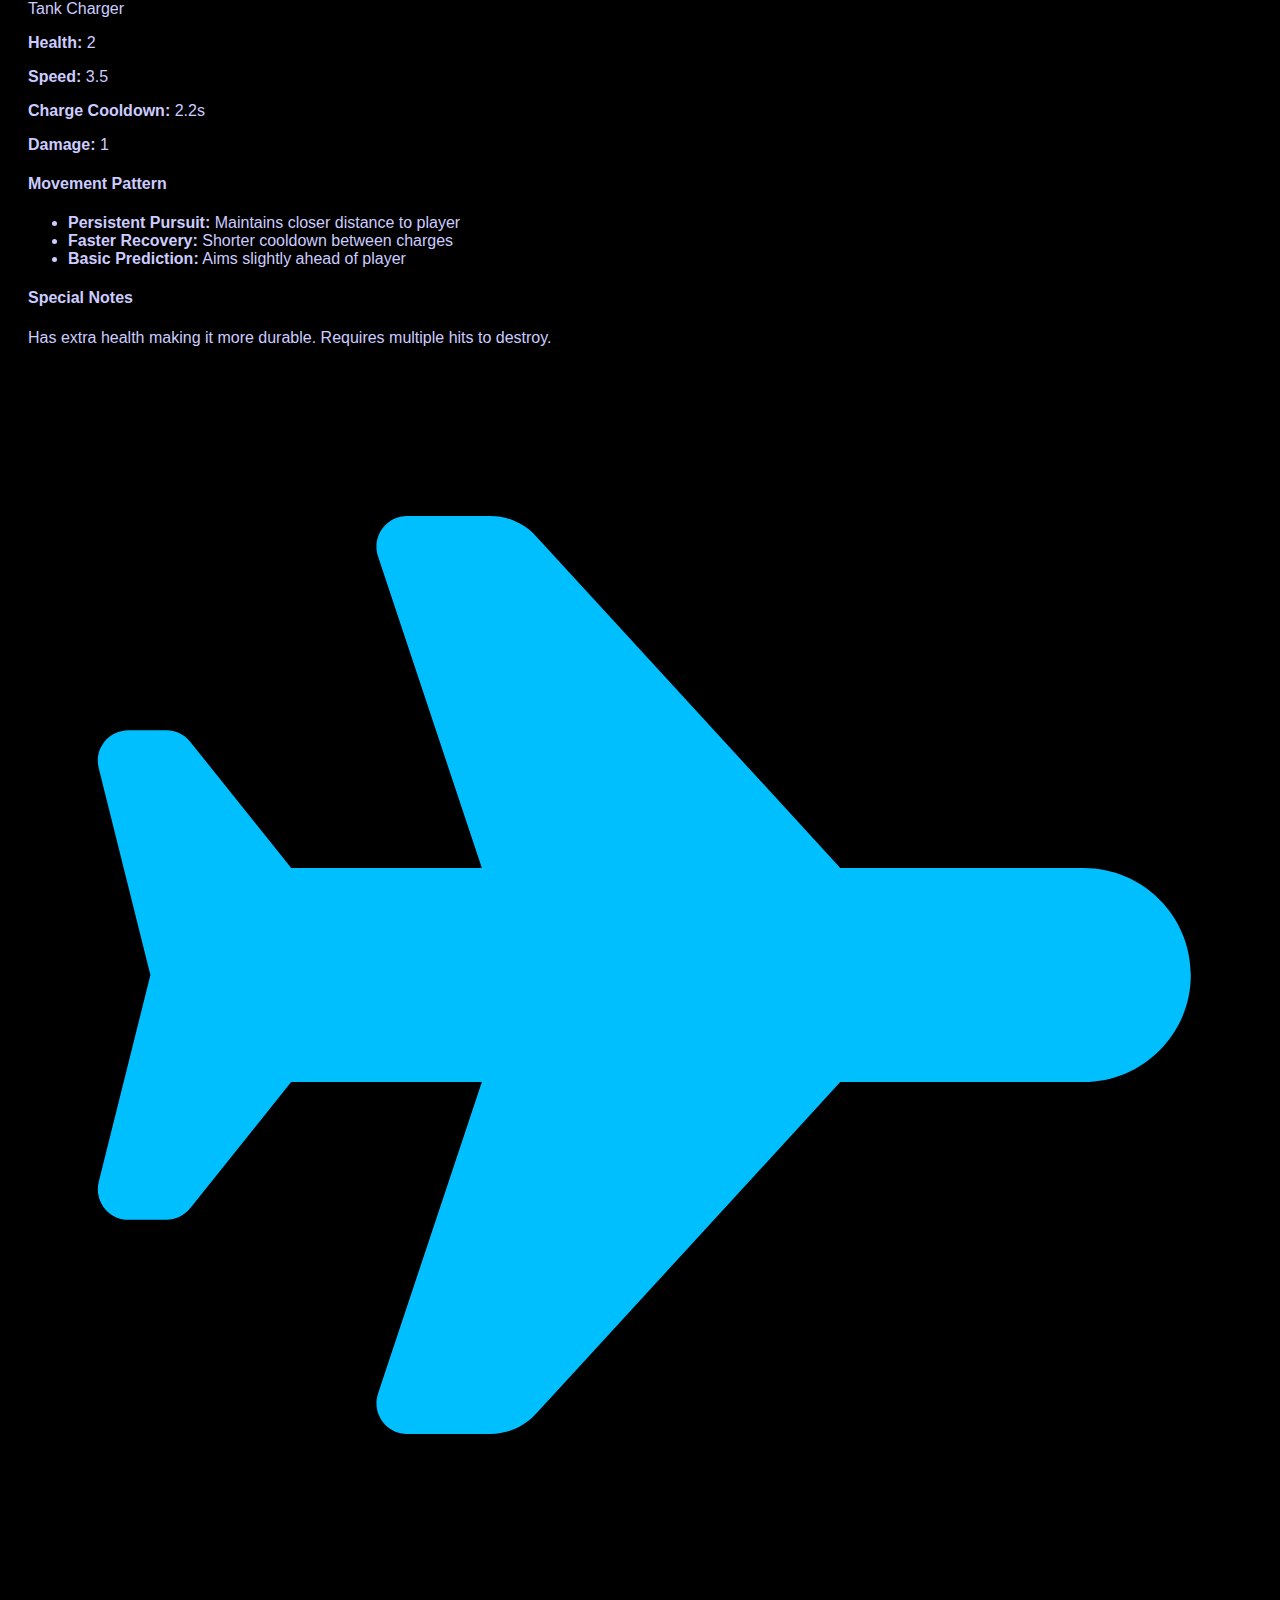
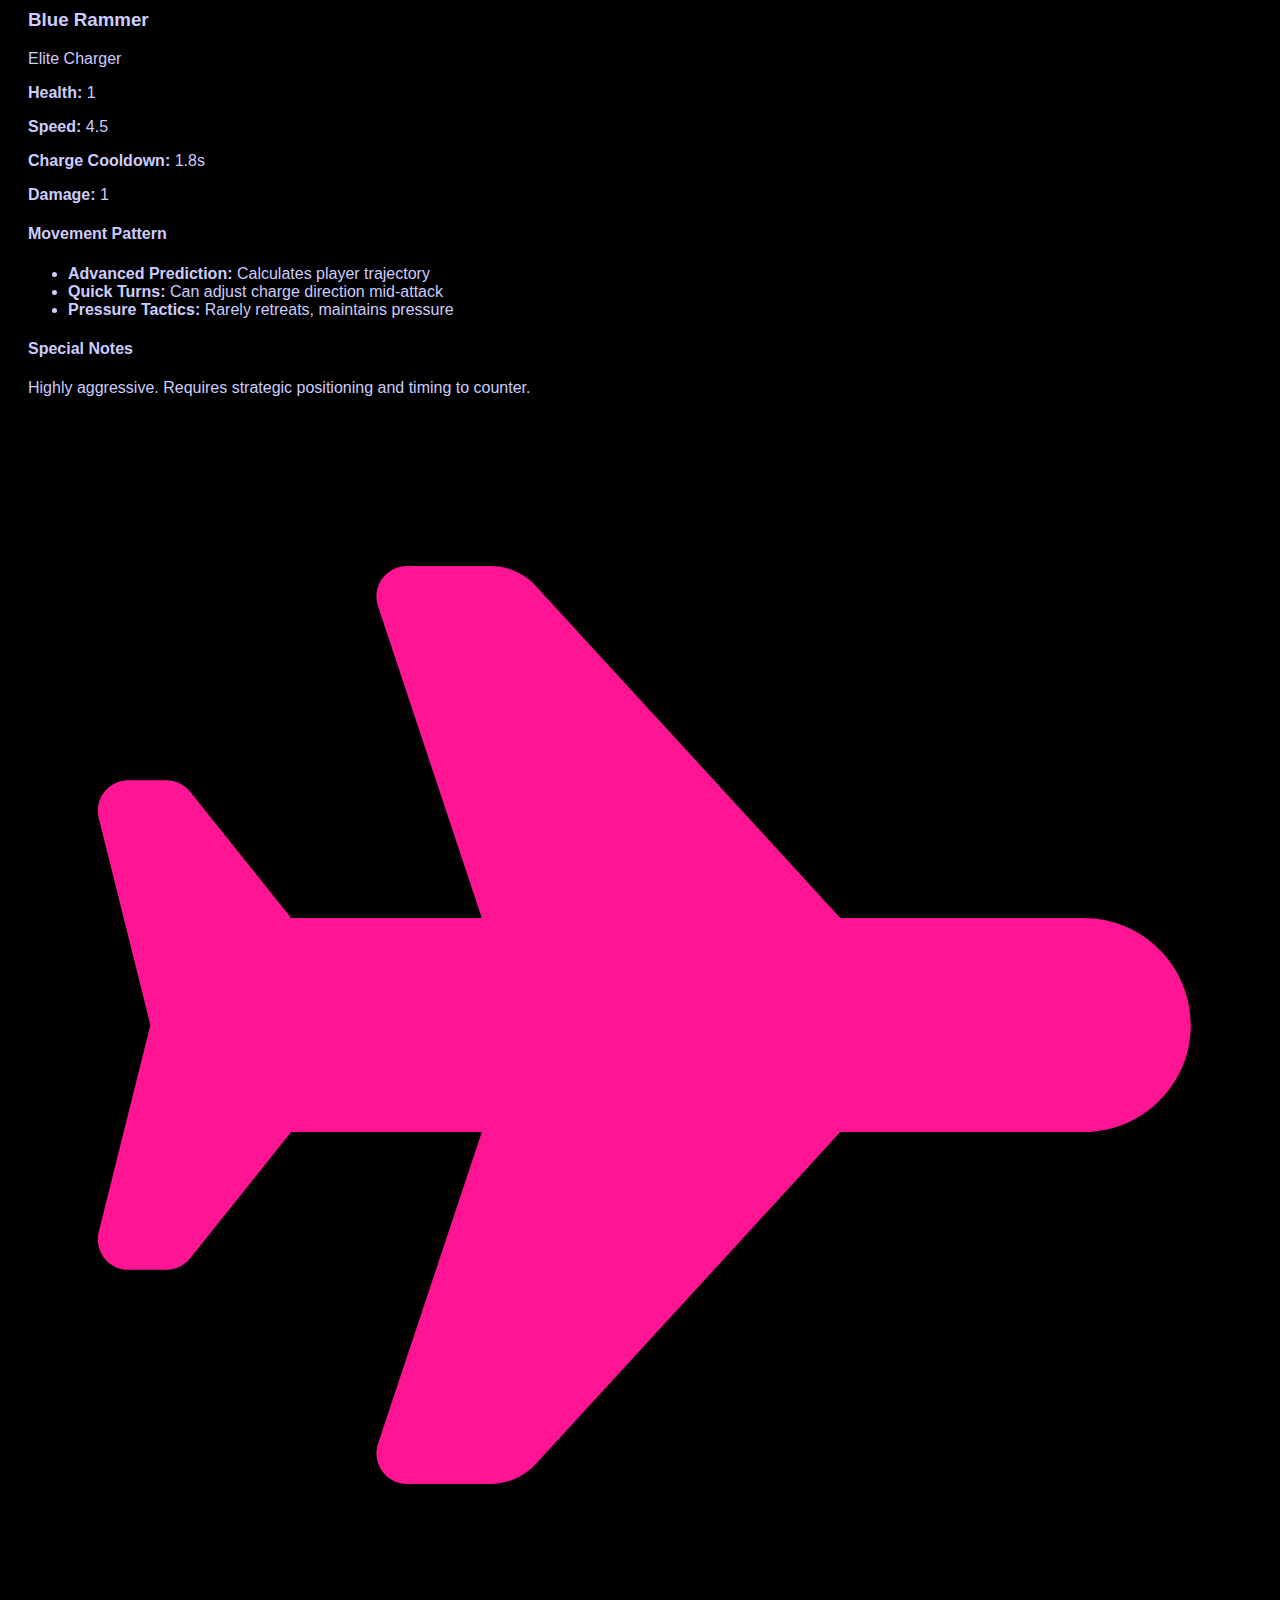
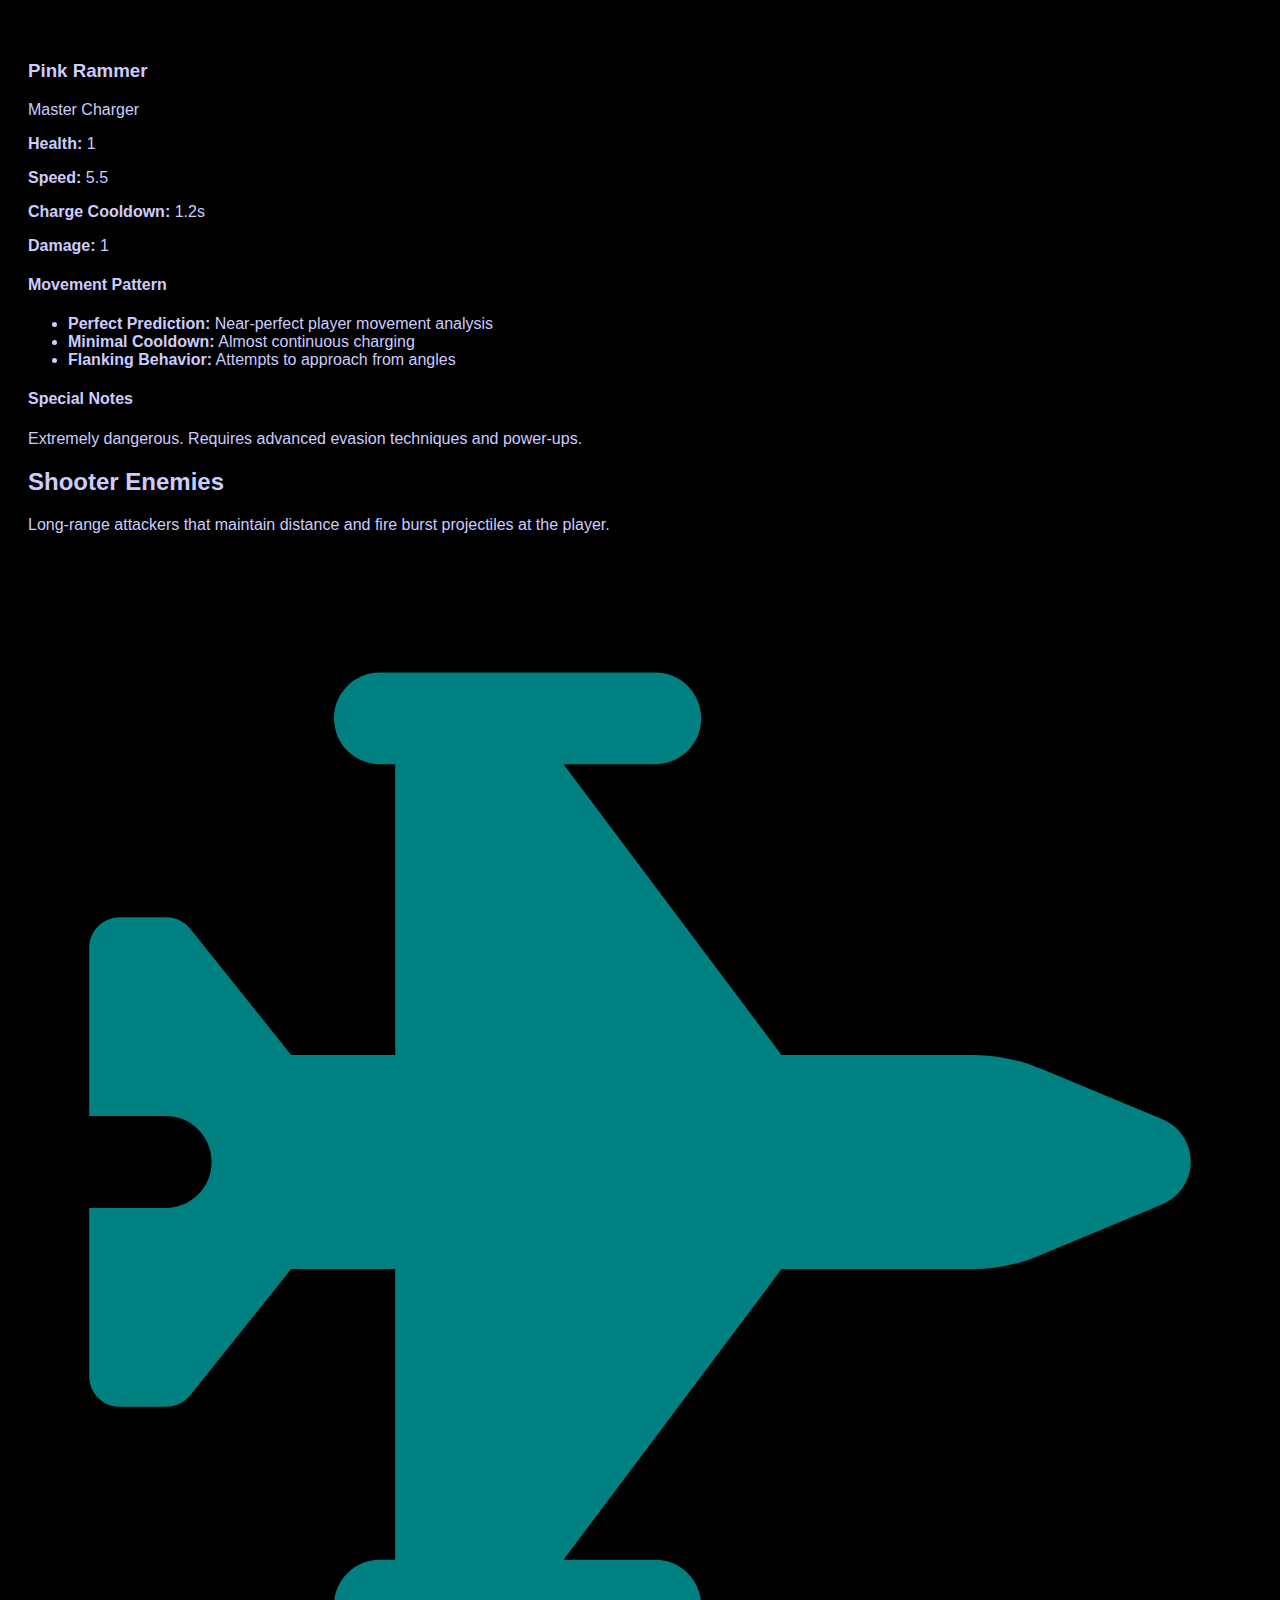
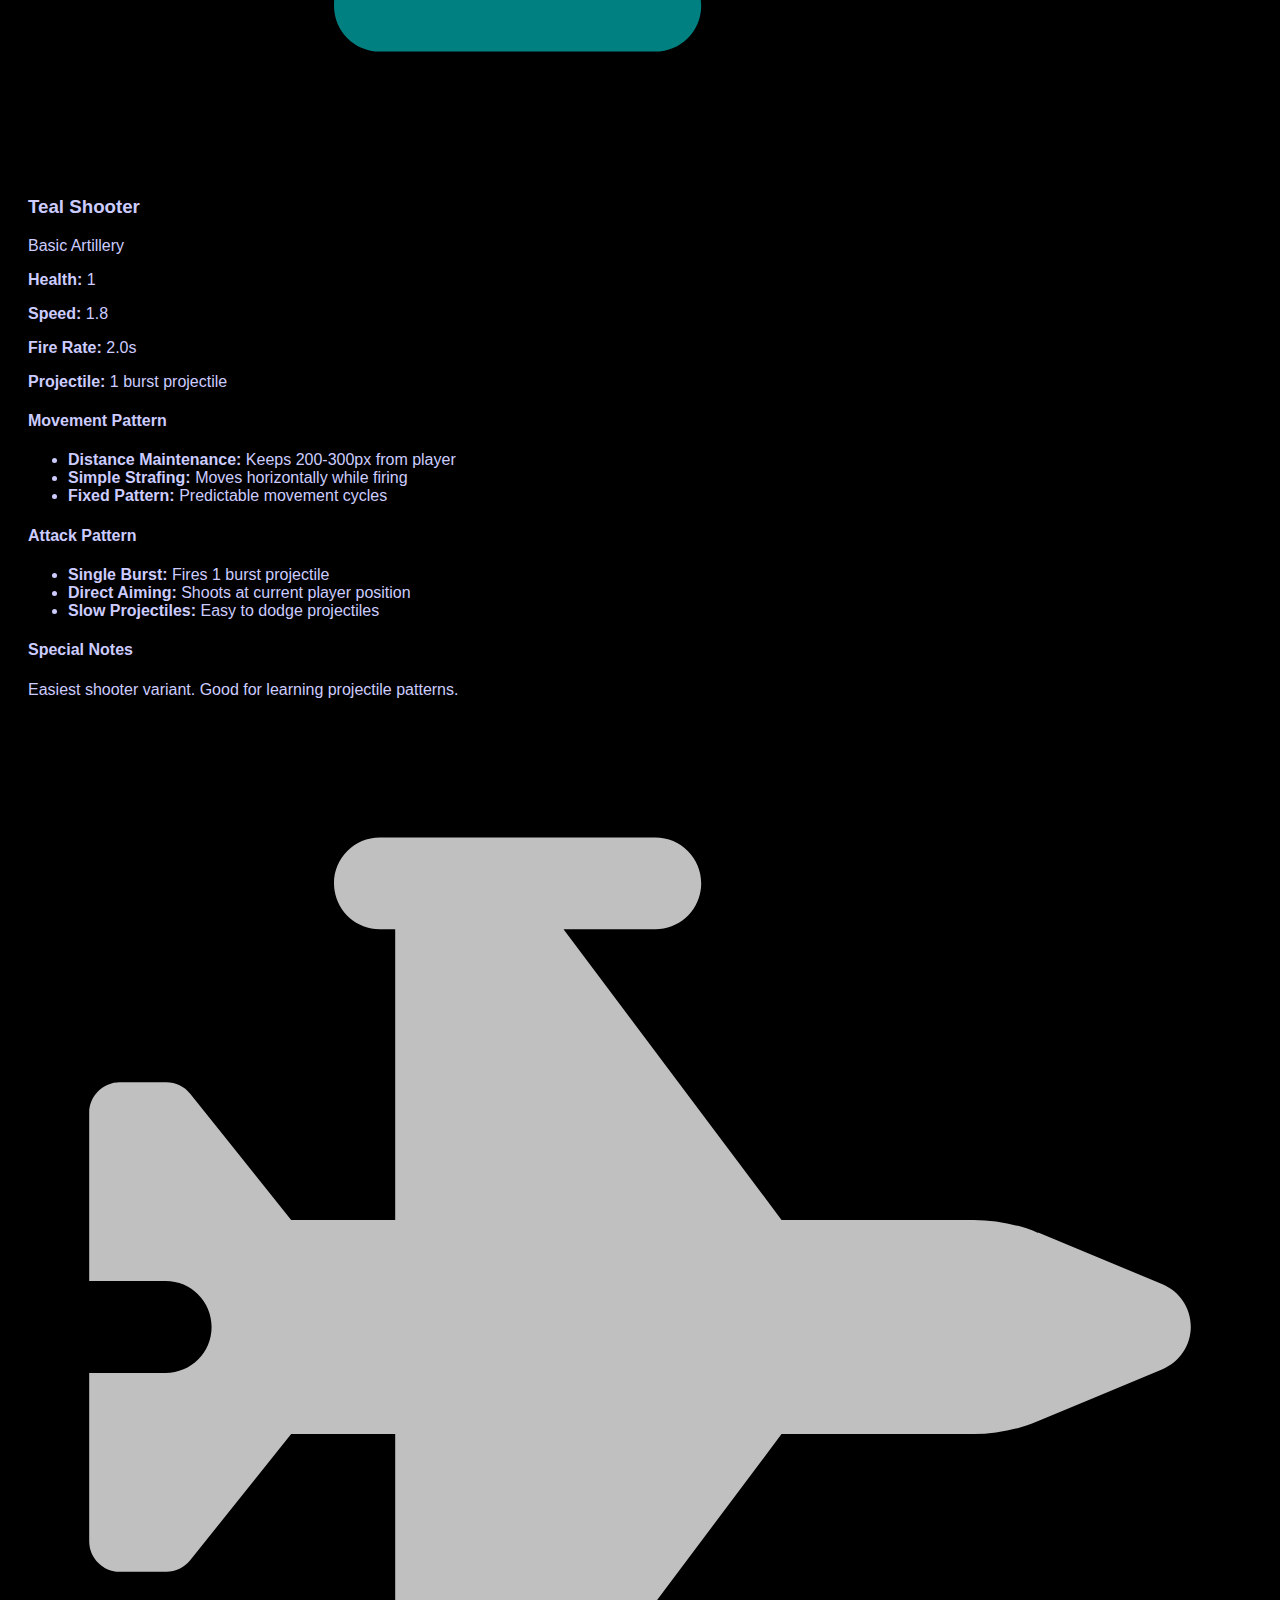
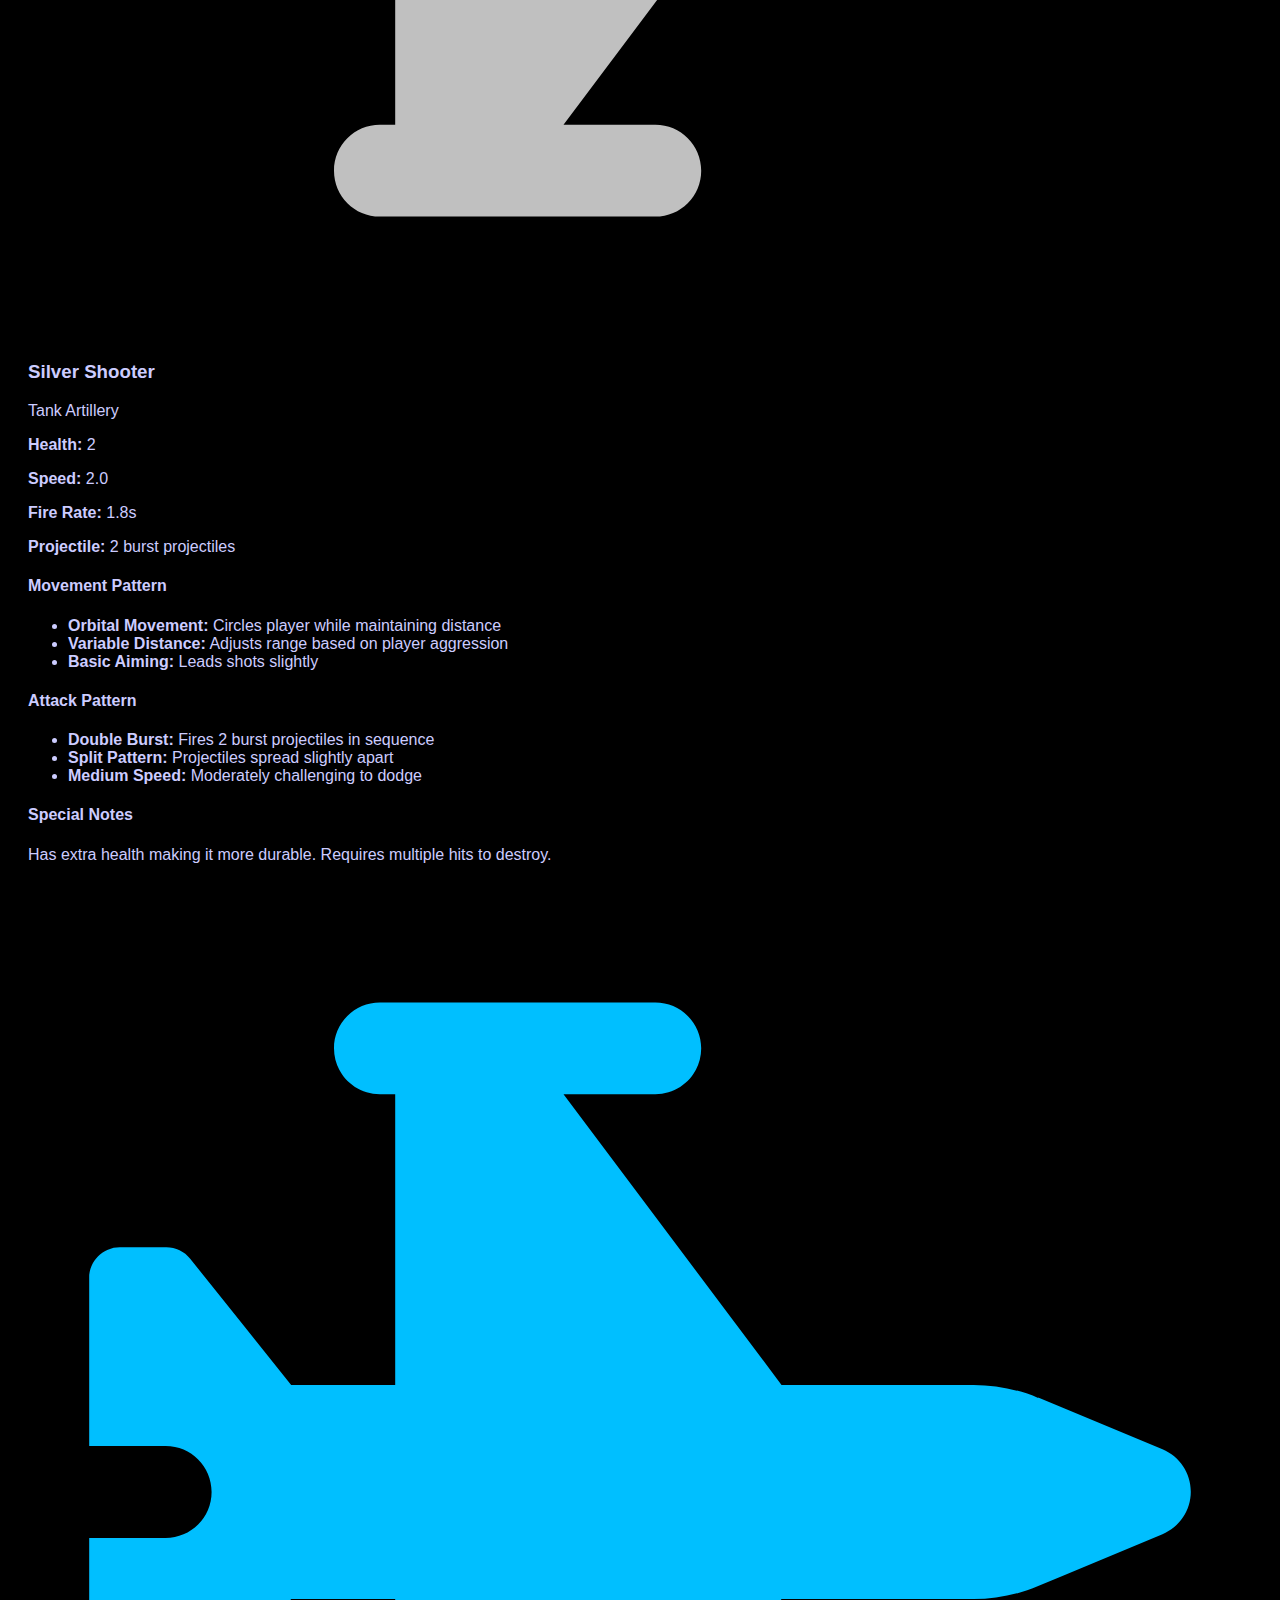
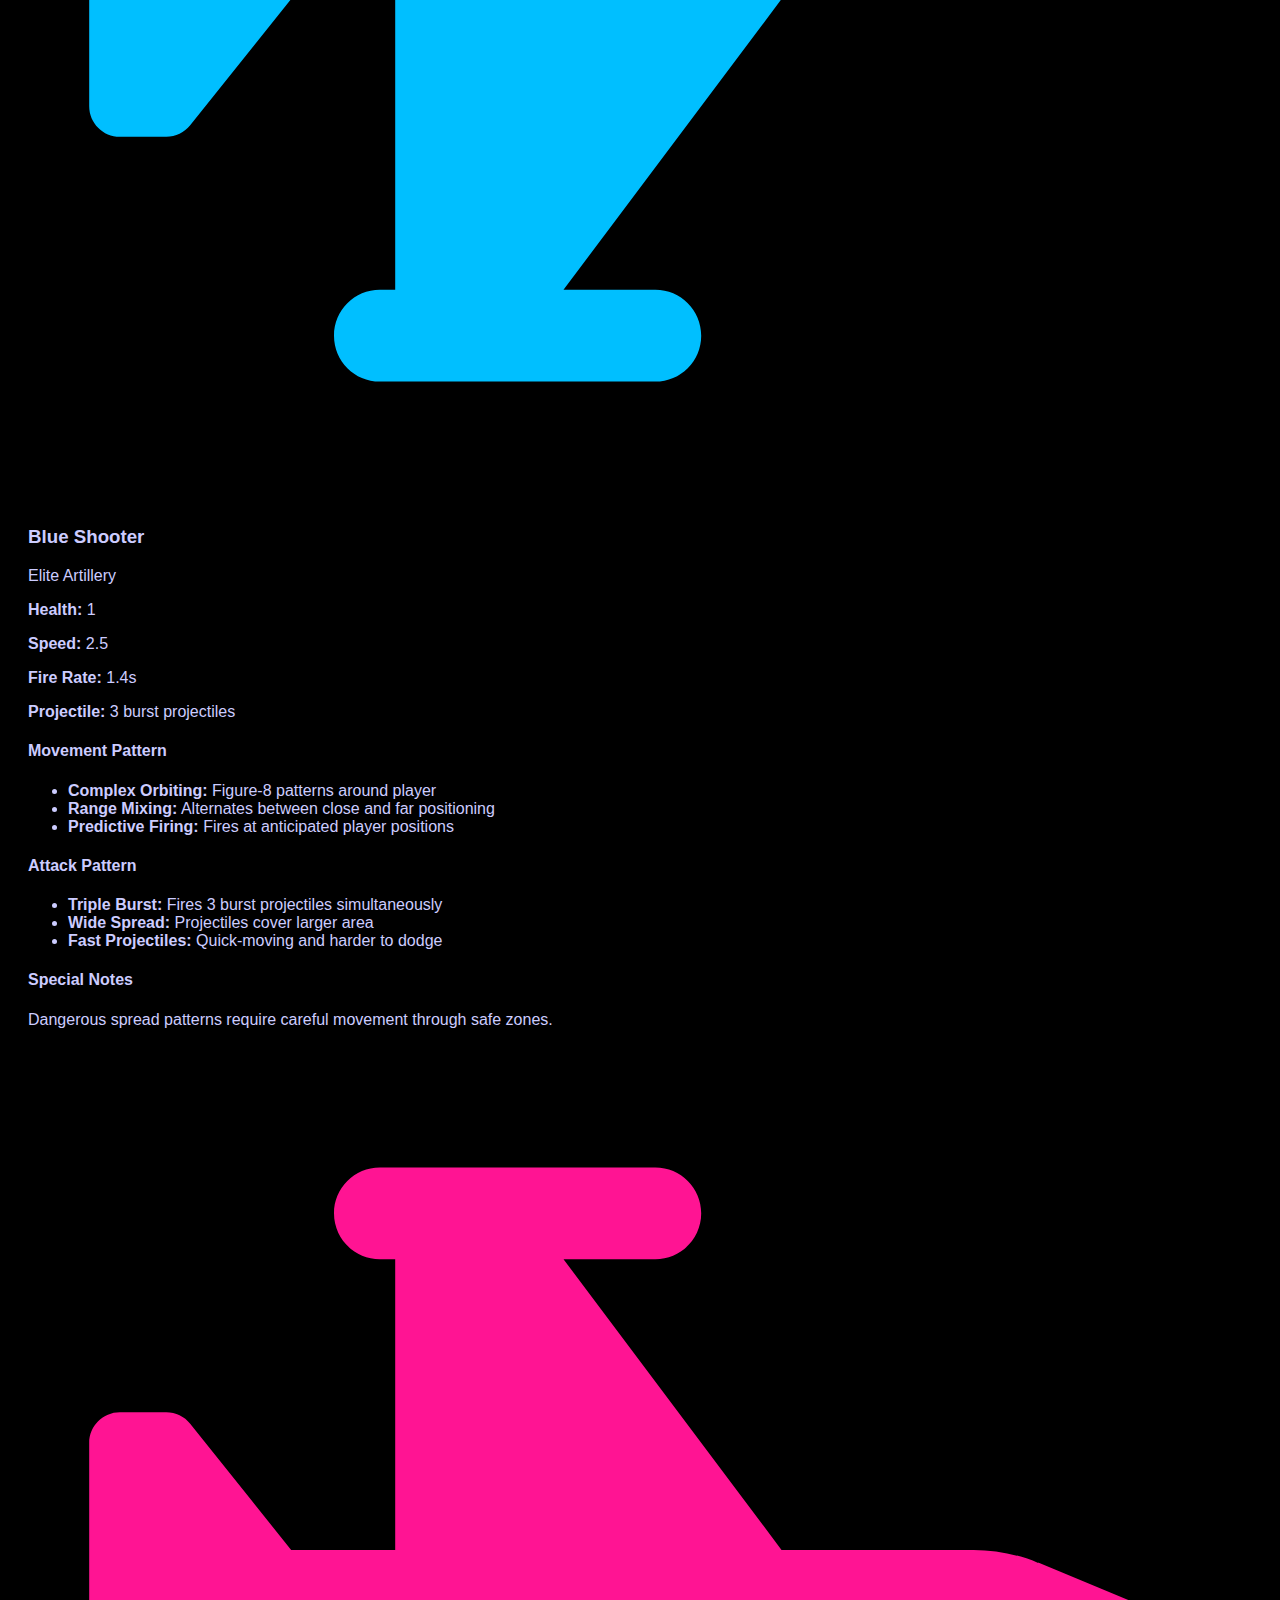
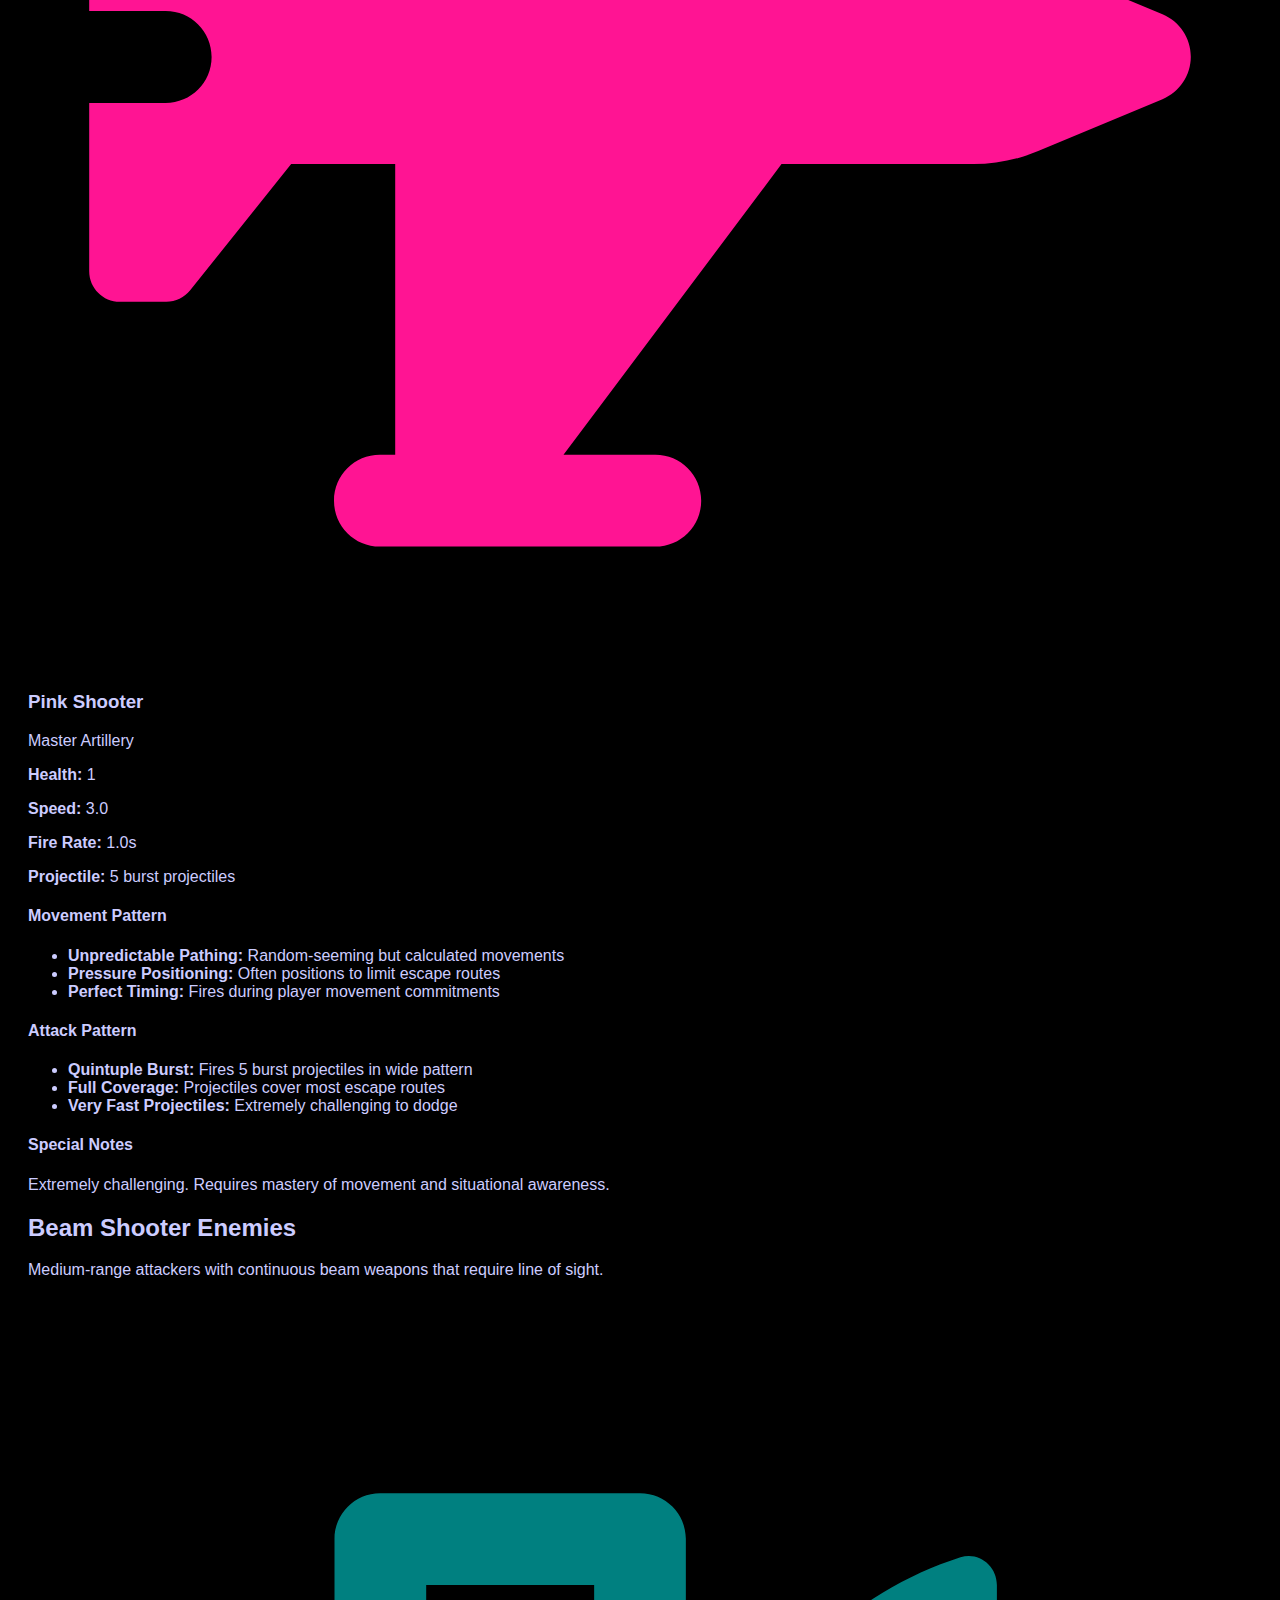
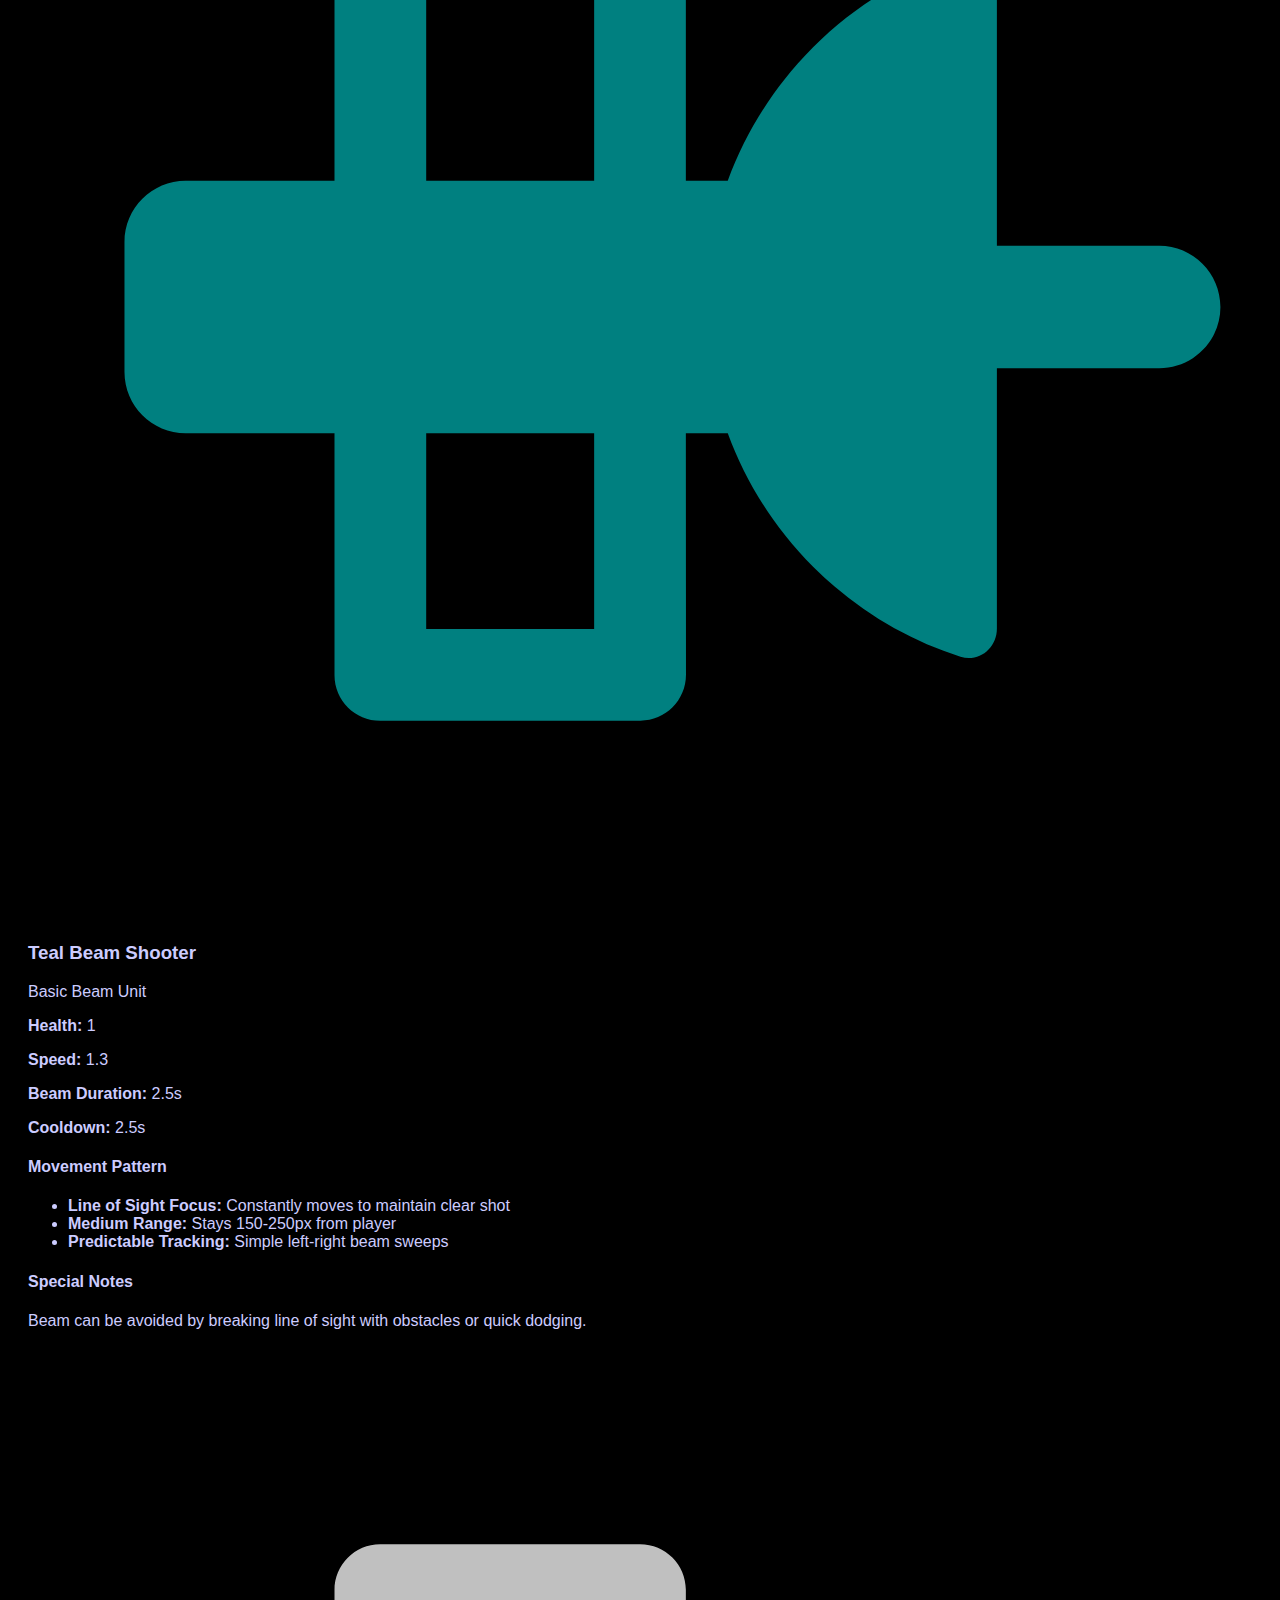
<file: docs/enemies-documentation.html>
<!DOCTYPE html>
<html lang="en">

<head>
    <meta charset="UTF-8">
    <meta name="viewport" content="width=device-width, initial-scale=1.0">
    <title>Enemies System - Star Eater Documentation</title>
    <link rel="stylesheet" href="../css/docs.css">
    <link rel="stylesheet" href="https://cdnjs.cloudflare.com/ajax/libs/font-awesome/6.4.0/css/all.min.css">
    <link rel="icon" type="image/x-icon" href="../favicon.ico">
</head>

<body>
    <header>
        <h1>Enemies System</h1>
        <p class="subtitle">Enemy types, behaviors, and progression system</p>
    </header>

    <div class="floating-nav">
        <a href="game-specification.html" class="floating-btn" title="Main Documentation">
            <i class="fas fa-home"></i>
        </a>
        <a href="#" class="floating-btn top" title="Back to Top">
            <i class="fas fa-arrow-up"></i>
        </a>
    </div>

    <!-- Rammer Enemies Section -->
    <div class="section">
        <h2>Rammer Enemies</h2>
        <p class="enemy-class-description">Close-range attackers that charge toward the player with aggressive pursuit
            patterns.</p>

        <div class="enemies-grid">
            <div class="enemy-card">
                <div class="enemy-header">
                    <div class="enemy-icon">
                        <img src="../assets/graphics/enemy-rammer-teal.svg" alt="Teal Rammer">
                    </div>
                    <div class="enemy-header-content">
                        <h3>Teal Rammer</h3>
                        <p>Basic Charger</p>
                    </div>
                </div>
                <div class="enemy-details">
                    <div class="enemy-stats">
                        <p><strong>Health:</strong> 1</p>
                        <p><strong>Speed:</strong> 3.0</p>
                        <p><strong>Charge Cooldown:</strong> 2.5s</p>
                        <p><strong>Damage:</strong> 1</p>
                    </div>
                    <div class="movement-patterns">
                        <h4>Movement Pattern</h4>
                        <ul>
                            <li><strong>Direct Charge:</strong> Charges straight toward player position</li>
                            <li><strong>Cooldown Period:</strong> Pauses for 1s between charges</li>
                            <li><strong>Simple Aiming:</strong> Aims at player's current position</li>
                        </ul>
                    </div>
                </div>
                <div class="special-notes">
                    <h4>Special Notes</h4>
                    <p>Most basic rammer type. Easy to dodge with simple strafing.</p>
                </div>
            </div>

            <div class="enemy-card">
                <div class="enemy-header">
                    <div class="enemy-icon">
                        <img src="../assets/graphics/enemy-rammer-silver.svg" alt="Silver Rammer">
                    </div>
                    <div class="enemy-header-content">
                        <h3>Silver Rammer</h3>
                        <p>Tank Charger</p>
                    </div>
                </div>
                <div class="enemy-details">
                    <div class="enemy-stats">
                        <p><strong>Health:</strong> 2</p>
                        <p><strong>Speed:</strong> 3.5</p>
                        <p><strong>Charge Cooldown:</strong> 2.2s</p>
                        <p><strong>Damage:</strong> 1</p>
                    </div>
                    <div class="movement-patterns">
                        <h4>Movement Pattern</h4>
                        <ul>
                            <li><strong>Persistent Pursuit:</strong> Maintains closer distance to player</li>
                            <li><strong>Faster Recovery:</strong> Shorter cooldown between charges</li>
                            <li><strong>Basic Prediction:</strong> Aims slightly ahead of player</li>
                        </ul>
                    </div>
                </div>
                <div class="special-notes">
                    <h4>Special Notes</h4>
                    <p>Has extra health making it more durable. Requires multiple hits to destroy.</p>
                </div>
            </div>

            <div class="enemy-card">
                <div class="enemy-header">
                    <div class="enemy-icon">
                        <img src="../assets/graphics/enemy-rammer-blue.svg" alt="Blue Rammer">
                    </div>
                    <div class="enemy-header-content">
                        <h3>Blue Rammer</h3>
                        <p>Elite Charger</p>
                    </div>
                </div>
                <div class="enemy-details">
                    <div class="enemy-stats">
                        <p><strong>Health:</strong> 1</p>
                        <p><strong>Speed:</strong> 4.5</p>
                        <p><strong>Charge Cooldown:</strong> 1.8s</p>
                        <p><strong>Damage:</strong> 1</p>
                    </div>
                    <div class="movement-patterns">
                        <h4>Movement Pattern</h4>
                        <ul>
                            <li><strong>Advanced Prediction:</strong> Calculates player trajectory</li>
                            <li><strong>Quick Turns:</strong> Can adjust charge direction mid-attack</li>
                            <li><strong>Pressure Tactics:</strong> Rarely retreats, maintains pressure</li>
                        </ul>
                    </div>
                </div>
                <div class="special-notes">
                    <h4>Special Notes</h4>
                    <p>Highly aggressive. Requires strategic positioning and timing to counter.</p>
                </div>
            </div>

            <div class="enemy-card">
                <div class="enemy-header">
                    <div class="enemy-icon">
                        <img src="../assets/graphics/enemy-rammer-pink.svg" alt="Pink Rammer">
                    </div>
                    <div class="enemy-header-content">
                        <h3>Pink Rammer</h3>
                        <p>Master Charger</p>
                    </div>
                </div>
                <div class="enemy-details">
                    <div class="enemy-stats">
                        <p><strong>Health:</strong> 1</p>
                        <p><strong>Speed:</strong> 5.5</p>
                        <p><strong>Charge Cooldown:</strong> 1.2s</p>
                        <p><strong>Damage:</strong> 1</p>
                    </div>
                    <div class="movement-patterns">
                        <h4>Movement Pattern</h4>
                        <ul>
                            <li><strong>Perfect Prediction:</strong> Near-perfect player movement analysis</li>
                            <li><strong>Minimal Cooldown:</strong> Almost continuous charging</li>
                            <li><strong>Flanking Behavior:</strong> Attempts to approach from angles</li>
                        </ul>
                    </div>
                </div>
                <div class="special-notes">
                    <h4>Special Notes</h4>
                    <p>Extremely dangerous. Requires advanced evasion techniques and power-ups.</p>
                </div>
            </div>
        </div>
    </div>

    <!-- Shooter Enemies Section -->
    <div class="section">
        <h2>Shooter Enemies</h2>
        <p class="enemy-class-description">Long-range attackers that maintain distance and fire burst projectiles at the
            player.</p>

        <div class="enemies-grid">
            <div class="enemy-card">
                <div class="enemy-header">
                    <div class="enemy-icon">
                        <img src="../assets/graphics/enemy-shooter-teal.svg" alt="Teal Shooter">
                    </div>
                    <div class="enemy-header-content">
                        <h3>Teal Shooter</h3>
                        <p>Basic Artillery</p>
                    </div>
                </div>
                <div class="enemy-details">
                    <div class="enemy-stats">
                        <p><strong>Health:</strong> 1</p>
                        <p><strong>Speed:</strong> 1.8</p>
                        <p><strong>Fire Rate:</strong> 2.0s</p>
                        <p><strong>Projectile:</strong> 1 burst projectile</p>
                    </div>
                    <div class="movement-patterns">
                        <h4>Movement Pattern</h4>
                        <ul>
                            <li><strong>Distance Maintenance:</strong> Keeps 200-300px from player</li>
                            <li><strong>Simple Strafing:</strong> Moves horizontally while firing</li>
                            <li><strong>Fixed Pattern:</strong> Predictable movement cycles</li>
                        </ul>
                    </div>
                    <div class="attack-patterns">
                        <h4>Attack Pattern</h4>
                        <ul>
                            <li><strong>Single Burst:</strong> Fires 1 burst projectile</li>
                            <li><strong>Direct Aiming:</strong> Shoots at current player position</li>
                            <li><strong>Slow Projectiles:</strong> Easy to dodge projectiles</li>
                        </ul>
                    </div>
                </div>
                <div class="special-notes">
                    <h4>Special Notes</h4>
                    <p>Easiest shooter variant. Good for learning projectile patterns.</p>
                </div>
            </div>

            <div class="enemy-card">
                <div class="enemy-header">
                    <div class="enemy-icon">
                        <img src="../assets/graphics/enemy-shooter-silver.svg" alt="Silver Shooter">
                    </div>
                    <div class="enemy-header-content">
                        <h3>Silver Shooter</h3>
                        <p>Tank Artillery</p>
                    </div>
                </div>
                <div class="enemy-details">
                    <div class="enemy-stats">
                        <p><strong>Health:</strong> 2</p>
                        <p><strong>Speed:</strong> 2.0</p>
                        <p><strong>Fire Rate:</strong> 1.8s</p>
                        <p><strong>Projectile:</strong> 2 burst projectiles</p>
                    </div>
                    <div class="movement-patterns">
                        <h4>Movement Pattern</h4>
                        <ul>
                            <li><strong>Orbital Movement:</strong> Circles player while maintaining distance</li>
                            <li><strong>Variable Distance:</strong> Adjusts range based on player aggression</li>
                            <li><strong>Basic Aiming:</strong> Leads shots slightly</li>
                        </ul>
                    </div>
                    <div class="attack-patterns">
                        <h4>Attack Pattern</h4>
                        <ul>
                            <li><strong>Double Burst:</strong> Fires 2 burst projectiles in sequence</li>
                            <li><strong>Split Pattern:</strong> Projectiles spread slightly apart</li>
                            <li><strong>Medium Speed:</strong> Moderately challenging to dodge</li>
                        </ul>
                    </div>
                </div>
                <div class="special-notes">
                    <h4>Special Notes</h4>
                    <p>Has extra health making it more durable. Requires multiple hits to destroy.</p>
                </div>
            </div>

            <div class="enemy-card">
                <div class="enemy-header">
                    <div class="enemy-icon">
                        <img src="../assets/graphics/enemy-shooter-blue.svg" alt="Blue Shooter">
                    </div>
                    <div class="enemy-header-content">
                        <h3>Blue Shooter</h3>
                        <p>Elite Artillery</p>
                    </div>
                </div>
                <div class="enemy-details">
                    <div class="enemy-stats">
                        <p><strong>Health:</strong> 1</p>
                        <p><strong>Speed:</strong> 2.5</p>
                        <p><strong>Fire Rate:</strong> 1.4s</p>
                        <p><strong>Projectile:</strong> 3 burst projectiles</p>
                    </div>
                    <div class="movement-patterns">
                        <h4>Movement Pattern</h4>
                        <ul>
                            <li><strong>Complex Orbiting:</strong> Figure-8 patterns around player</li>
                            <li><strong>Range Mixing:</strong> Alternates between close and far positioning</li>
                            <li><strong>Predictive Firing:</strong> Fires at anticipated player positions</li>
                        </ul>
                    </div>
                    <div class="attack-patterns">
                        <h4>Attack Pattern</h4>
                        <ul>
                            <li><strong>Triple Burst:</strong> Fires 3 burst projectiles simultaneously</li>
                            <li><strong>Wide Spread:</strong> Projectiles cover larger area</li>
                            <li><strong>Fast Projectiles:</strong> Quick-moving and harder to dodge</li>
                        </ul>
                    </div>
                </div>
                <div class="special-notes">
                    <h4>Special Notes</h4>
                    <p>Dangerous spread patterns require careful movement through safe zones.</p>
                </div>
            </div>

            <div class="enemy-card">
                <div class="enemy-header">
                    <div class="enemy-icon">
                        <img src="../assets/graphics/enemy-shooter-pink.svg" alt="Pink Shooter">
                    </div>
                    <div class="enemy-header-content">
                        <h3>Pink Shooter</h3>
                        <p>Master Artillery</p>
                    </div>
                </div>
                <div class="enemy-details">
                    <div class="enemy-stats">
                        <p><strong>Health:</strong> 1</p>
                        <p><strong>Speed:</strong> 3.0</p>
                        <p><strong>Fire Rate:</strong> 1.0s</p>
                        <p><strong>Projectile:</strong> 5 burst projectiles</p>
                    </div>
                    <div class="movement-patterns">
                        <h4>Movement Pattern</h4>
                        <ul>
                            <li><strong>Unpredictable Pathing:</strong> Random-seeming but calculated movements</li>
                            <li><strong>Pressure Positioning:</strong> Often positions to limit escape routes</li>
                            <li><strong>Perfect Timing:</strong> Fires during player movement commitments</li>
                        </ul>
                    </div>
                    <div class="attack-patterns">
                        <h4>Attack Pattern</h4>
                        <ul>
                            <li><strong>Quintuple Burst:</strong> Fires 5 burst projectiles in wide pattern</li>
                            <li><strong>Full Coverage:</strong> Projectiles cover most escape routes</li>
                            <li><strong>Very Fast Projectiles:</strong> Extremely challenging to dodge</li>
                        </ul>
                    </div>
                </div>
                <div class="special-notes">
                    <h4>Special Notes</h4>
                    <p>Extremely challenging. Requires mastery of movement and situational awareness.</p>
                </div>
            </div>
        </div>
    </div>

    <!-- Beam Shooter Enemies Section -->
    <div class="section">
        <h2>Beam Shooter Enemies</h2>
        <p class="enemy-class-description">Medium-range attackers with continuous beam weapons that require line of
            sight.</p>

        <div class="enemies-grid">
            <div class="enemy-card">
                <div class="enemy-header">
                    <div class="enemy-icon">
                        <img src="../assets/graphics/enemy-beam-shooter-teal.svg" alt="Teal Beam Shooter">
                    </div>
                    <div class="enemy-header-content">
                        <h3>Teal Beam Shooter</h3>
                        <p>Basic Beam Unit</p>
                    </div>
                </div>
                <div class="enemy-details">
                    <div class="enemy-stats">
                        <p><strong>Health:</strong> 1</p>
                        <p><strong>Speed:</strong> 1.3</p>
                        <p><strong>Beam Duration:</strong> 2.5s</p>
                        <p><strong>Cooldown:</strong> 2.5s</p>
                    </div>
                    <div class="movement-patterns">
                        <h4>Movement Pattern</h4>
                        <ul>
                            <li><strong>Line of Sight Focus:</strong> Constantly moves to maintain clear shot</li>
                            <li><strong>Medium Range:</strong> Stays 150-250px from player</li>
                            <li><strong>Predictable Tracking:</strong> Simple left-right beam sweeps</li>
                        </ul>
                    </div>
                </div>
                <div class="special-notes">
                    <h4>Special Notes</h4>
                    <p>Beam can be avoided by breaking line of sight with obstacles or quick dodging.</p>
                </div>
            </div>

            <div class="enemy-card">
                <div class="enemy-header">
                    <div class="enemy-icon">
                        <img src="../assets/graphics/enemy-beam-shooter-silver.svg" alt="Silver Beam Shooter">
                    </div>
                    <div class="enemy-header-content">
                        <h3>Silver Beam Shooter</h3>
                        <p>Tank Beam Unit</p>
                    </div>
                </div>
                <div class="enemy-details">
                    <div class="enemy-stats">
                        <p><strong>Health:</strong> 2</p>
                        <p><strong>Speed:</strong> 1.5</p>
                        <p><strong>Beam Duration:</strong> 3.0s</p>
                        <p><strong>Cooldown:</strong> 2.2s</p>
                    </div>
                    <div class="movement-patterns">
                        <h4>Movement Pattern</h4>
                        <ul>
                            <li><strong>Flanking Behavior:</strong> Attempts to attack from player's blind spots</li>
                            <li><strong>Variable Range:</strong> Adjusts distance based on player attention</li>
                            <li><strong>Improved Tracking:</strong> Smoother beam movement</li>
                        </ul>
                    </div>
                </div>
                <div class="special-notes">
                    <h4>Special Notes</h4>
                    <p>Has extra health making it more durable. Requires multiple hits to destroy.</p>
                </div>
            </div>

            <div class="enemy-card">
                <div class="enemy-header">
                    <div class="enemy-icon">
                        <img src="../assets/graphics/enemy-beam-shooter-blue.svg" alt="Blue Beam Shooter">
                    </div>
                    <div class="enemy-header-content">
                        <h3>Blue Beam Shooter</h3>
                        <p>Elite Beam Unit</p>
                    </div>
                </div>
                <div class="enemy-details">
                    <div class="enemy-stats">
                        <p><strong>Health:</strong> 1</p>
                        <p><strong>Speed:</strong> 1.8</p>
                        <p><strong>Beam Duration:</strong> 3.5s</p>
                        <p><strong>Cooldown:</strong> 1.8s</p>
                    </div>
                    <div class="movement-patterns">
                        <h4>Movement Pattern</h4>
                        <ul>
                            <li><strong>Advanced Flanking:</strong> Coordinates with other enemies</li>
                            <li><strong>Pressure Application:</strong> Positions to limit escape routes</li>
                            <li><strong>Beam Prediction:</strong> Anticipates player dodging patterns</li>
                        </ul>
                    </div>
                </div>
                <div class="special-notes">
                    <h4>Special Notes</h4>
                    <p>Extremely dangerous in groups. Prioritize elimination when multiple are present.</p>
                </div>
            </div>

            <div class="enemy-card">
                <div class="enemy-header">
                    <div class="enemy-icon">
                        <img src="../assets/graphics/enemy-beam-shooter-pink.svg" alt="Pink Beam Shooter">
                    </div>
                    <div class="enemy-header-content">
                        <h3>Pink Beam Shooter</h3>
                        <p>Master Beam Unit</p>
                    </div>
                </div>
                <div class="enemy-details">
                    <div class="enemy-stats">
                        <p><strong>Health:</strong> 1</p>
                        <p><strong>Speed:</strong> 2.2</p>
                        <p><strong>Beam Duration:</strong> 4.0s</p>
                        <p><strong>Cooldown:</strong> 1.5s</p>
                    </div>
                    <div class="movement-patterns">
                        <h4>Movement Pattern</h4>
                        <ul>
                            <li><strong>Perfect Positioning:</strong> Always finds optimal firing angles</li>
                            <li><strong>Minimal Downtime:</strong> Almost continuous beam threat</li>
                            <li><strong>Area Denial:</strong> Uses beam to control space and movement</li>
                        </ul>
                    </div>
                </div>
                <div class="special-notes">
                    <h4>Special Notes</h4>
                    <p>Ultimate beam threat. Requires perfect movement and prioritization in combat.</p>
                </div>
            </div>
        </div>
    </div>

    <!-- Destroyer Enemies Section -->
    <div class="section">
        <h2>Destroyer Enemies</h2>
        <p class="enemy-class-description">Tank-like enemies with dual attack capabilities - they randomly use either
            burst projectiles or beam attacks.</p>

        <div class="enemies-grid">
            <div class="enemy-card">
                <div class="enemy-header">
                    <div class="enemy-icon">
                        <img src="../assets/graphics/enemy-destroyer-teal.svg" alt="Teal Destroyer">
                    </div>
                    <div class="enemy-header-content">
                        <h3>Teal Destroyer</h3>
                        <p>Basic Tank</p>
                    </div>
                </div>
                <div class="enemy-details">
                    <div class="enemy-stats">
                        <p><strong>Health:</strong> 1</p>
                        <p><strong>Speed:</strong> 0.8</p>
                        <p><strong>Attack Rate:</strong> 4.5s</p>
                        <p><strong>Attack Type:</strong> Random selection</p>
                    </div>
                    <div class="movement-patterns">
                        <h4>Movement Pattern</h4>
                        <ul>
                            <li><strong>Direct Pursuit:</strong> Slow, steady movement toward player</li>
                            <li><strong>Medium Range:</strong> Stays 150-250px from player</li>
                            <li><strong>Predictable Pathing:</strong> Simple movement patterns</li>
                        </ul>
                    </div>
                    <div class="attack-patterns">
                        <h4>Attack Patterns</h4>
                        <ul>
                            <li><strong>Burst Projectile:</strong> Fires 1 burst projectile (Teal Shooter)</li>
                            <li><strong>Basic Beam:</strong> Short-duration beam attack (Teal Beam)</li>
                            <li><strong>Random Selection:</strong> Chooses attack type randomly each cycle</li>
                        </ul>
                    </div>
                </div>
                <div class="special-notes">
                    <h4>Special Notes</h4>
                    <p>Basic dual-attack enemy. Easy to predict but requires awareness of both attack types.</p>
                </div>
            </div>

            <div class="enemy-card">
                <div class="enemy-header">
                    <div class="enemy-icon">
                        <img src="../assets/graphics/enemy-destroyer-silver.svg" alt="Silver Destroyer">
                    </div>
                    <div class="enemy-header-content">
                        <h3>Silver Destroyer</h3>
                        <p>Tank Destroyer</p>
                    </div>
                </div>
                <div class="enemy-details">
                    <div class="enemy-stats">
                        <p><strong>Health:</strong> 2</p>
                        <p><strong>Speed:</strong> 1.0</p>
                        <p><strong>Attack Rate:</strong> 4.0s</p>
                        <p><strong>Attack Type:</strong> Random selection</p>
                    </div>
                    <div class="movement-patterns">
                        <h4>Movement Pattern</h4>
                        <ul>
                            <li><strong>Cut-off Positioning:</strong> Moves to intercept player escape routes</li>
                            <li><strong>Variable Range:</strong> Adjusts distance based on player position</li>
                            <li><strong>Group Coordination:</strong> Works with other enemies to trap player</li>
                        </ul>
                    </div>
                    <div class="attack-patterns">
                        <h4>Attack Patterns</h4>
                        <ul>
                            <li><strong>Burst Projectile:</strong> Fires 2 burst projectiles (Silver Shooter)</li>
                            <li><strong>Tank Beam:</strong> Medium-duration beam attack (Silver Beam)</li>
                            <li><strong>Random Selection:</strong> Chooses attack type randomly each cycle</li>
                        </ul>
                    </div>
                </div>
                <div class="special-notes">
                    <h4>Special Notes</h4>
                    <p>Has extra health making it more durable. Requires multiple hits to destroy.</p>
                </div>
            </div>

            <div class="enemy-card">
                <div class="enemy-header">
                    <div class="enemy-icon">
                        <img src="../assets/graphics/enemy-destroyer-blue.svg" alt="Blue Destroyer">
                    </div>
                    <div class="enemy-header-content">
                        <h3>Blue Destroyer</h3>
                        <p>Elite Tank</p>
                    </div>
                </div>
                <div class="enemy-details">
                    <div class="enemy-stats">
                        <p><strong>Health:</strong> 1</p>
                        <p><strong>Speed:</strong> 1.3</p>
                        <p><strong>Attack Rate:</strong> 3.2s</p>
                        <p><strong>Attack Type:</strong> Random selection</p>
                    </div>
                    <div class="movement-patterns">
                        <h4>Movement Pattern</h4>
                        <ul>
                            <li><strong>Strategic Positioning:</strong> Places itself to limit player movement</li>
                            <li><strong>Area Control:</strong> Uses positioning to control space</li>
                            <li><strong>Pressure Building:</strong> Multiple destroyers coordinate attacks</li>
                        </ul>
                    </div>
                    <div class="attack-patterns">
                        <h4>Attack Patterns</h4>
                        <ul>
                            <li><strong>Burst Projectile:</strong> Fires 3 burst projectiles (Blue Shooter)</li>
                            <li><strong>Elite Beam:</strong> Long-duration beam attack (Blue Beam)</li>
                            <li><strong>Random Selection:</strong> Chooses attack type randomly each cycle</li>
                        </ul>
                    </div>
                </div>
                <div class="special-notes">
                    <h4>Special Notes</h4>
                    <p>Extremely dangerous in groups. Can create impossible situations if not managed.</p>
                </div>
            </div>

            <div class="enemy-card">
                <div class="enemy-header">
                    <div class="enemy-icon">
                        <img src="../assets/graphics/enemy-destroyer-pink.svg" alt="Pink Destroyer">
                    </div>
                    <div class="enemy-header-content">
                        <h3>Pink Destroyer</h3>
                        <p>Master Tank</p>
                    </div>
                </div>
                <div class="enemy-details">
                    <div class="enemy-stats">
                        <p><strong>Health:</strong> 1</p>
                        <p><strong>Speed:</strong> 1.6</p>
                        <p><strong>Attack Rate:</strong> 2.5s</p>
                        <p><strong>Attack Type:</strong> Random selection</p>
                    </div>
                    <div class="movement-patterns">
                        <h4>Movement Pattern</h4>
                        <ul>
                            <li><strong>Perfect Positioning:</strong> Always finds optimal attack angles</li>
                            <li><strong>Space Denial:</strong> Systematically eliminates safe areas</li>
                            <li><strong>Combo Setup:</strong> Coordinates with other enemies for guaranteed hits</li>
                        </ul>
                    </div>
                    <div class="attack-patterns">
                        <h4>Attack Patterns</h4>
                        <ul>
                            <li><strong>Burst Projectile:</strong> Fires 5 burst projectiles (Pink Shooter)</li>
                            <li><strong>Master Beam:</strong> Extended-duration beam attack (Pink Beam)</li>
                            <li><strong>Random Selection:</strong> Chooses attack type randomly each cycle</li>
                        </ul>
                    </div>
                </div>
                <div class="special-notes">
                    <h4>Special Notes</h4>
                    <p>Ultimate dual-attack threat. Requires immediate attention and elimination.</p>
                </div>
            </div>
        </div>
    </div>

    <!-- Projectile Types Section -->
    <div class="section">
        <h2>Enemy Projectiles</h2>
        <div class="spec-details">
            <div class="spec-item">
                <h3>Projectile Types</h3>
                <p>Enemies use specialized projectile types with unique behaviors:</p>

                <div class="projectile-grid">
                    <div class="projectile-card">
                        <div class="projectile-icon">
                            <img src="../assets/graphics/projectile-burst.svg" alt="Burst">
                        </div>
                        <div>
                            <h4>Burst Projectile</h4>
                            <p>Fast projectile that explodes into multiple fragments. Used by Shooter enemies and
                                Destroyers.</p>
                            <p><strong>Color Variants:</strong></p>
                            <ul>
                                <li><strong>Teal:</strong> 1 projectile</li>
                                <li><strong>Silver:</strong> 2 projectiles</li>
                                <li><strong>Blue:</strong> 3 projectiles</li>
                                <li><strong>Pink:</strong> 5 projectiles</li>
                            </ul>
                        </div>
                    </div>
                    <div class="projectile-card">
                        <div class="projectile-icon">
                            <div class="beam-icon">
                                <i class="fas fa-wave-square"></i>
                            </div>
                        </div>
                        <div>
                            <h4>Beam Attack</h4>
                            <p>Continuous energy beam that requires line of sight. Used by Beam Shooter enemies and
                                Destroyers.</p>
                            <p><strong>Color Variants:</strong></p>
                            <ul>
                                <li><strong>Teal:</strong> Short duration, slow tracking</li>
                                <li><strong>Silver:</strong> Medium duration, improved tracking</li>
                                <li><strong>Blue:</strong> Long duration, predictive tracking</li>
                                <li><strong>Pink:</strong> Extended duration, perfect tracking</li>
                            </ul>
                        </div>
                    </div>
                </div>
            </div>
        </div>
    </div>
    <!-- Enemy Progression Section -->
    <div class="section">
        <h2>Enemy Progression</h2>
        <div class="spec-details">
            <div class="spec-item">
                <h3>Level-based Unlocks</h3>
                <p>Enemies are introduced progressively as the player advances through levels:</p>

                <table class="component-table">
                    <thead>
                        <tr>
                            <th>Level Range</th>
                            <th>Available Enemies</th>
                            <th>Special Features</th>
                        </tr>
                    </thead>
                    <tbody>
                        <tr>
                            <td>1-4</td>
                            <td>Shooter (Teal)</td>
                            <td>Basic enemies only</td>
                        </tr>
                        <tr>
                            <td>5-9</td>
                            <td>Shooter (Teal, Silver)</td>
                            <td>Tank variants introduced</td>
                        </tr>
                        <tr>
                            <td>10-14</td>
                            <td>Shooter (All), Beam Shooter (Teal)</td>
                            <td>Beam enemies added</td>
                        </tr>
                        <tr>
                            <td>15-19</td>
                            <td>Shooter, Beam Shooter (All), Rammer (Teal)</td>
                            <td>Rammer enemies added</td>
                        </tr>
                        <tr>
                            <td>20-24</td>
                            <td>All categories, Destroyer (Teal)</td>
                            <td>Destroyer enemies added</td>
                        </tr>
                        <tr>
                            <td>25+</td>
                            <td>All enemy types and colors</td>
                            <td>Full enemy roster</td>
                        </tr>
                    </tbody>
                </table>
            </div>

            <div class="spec-item">
                <h3>Difficulty Scaling</h3>
                <p>Enemy stats scale with level progression:</p>
                <ul class="feature-list">
                    <li><strong>Health Increase:</strong> +0.5% per level (max +50%)</li>
                    <li><strong>Speed Increase:</strong> +0.3% per level (max +30%)</li>
                    <li><strong>Fire Rate Increase:</strong> -0.2% per level (max -20% cooldown)</li>
                    <li><strong>Spawn Rate:</strong> Increases with level (base 2s, min 0.5s)</li>
                </ul>
            </div>
        </div>
    </div>

    <footer>
        <p>Star Eater Game Documentation</p>
        <p class="timestamp">Enemies System - Last updated: 2024</p>
    </footer>
</body>

</html>
</file>
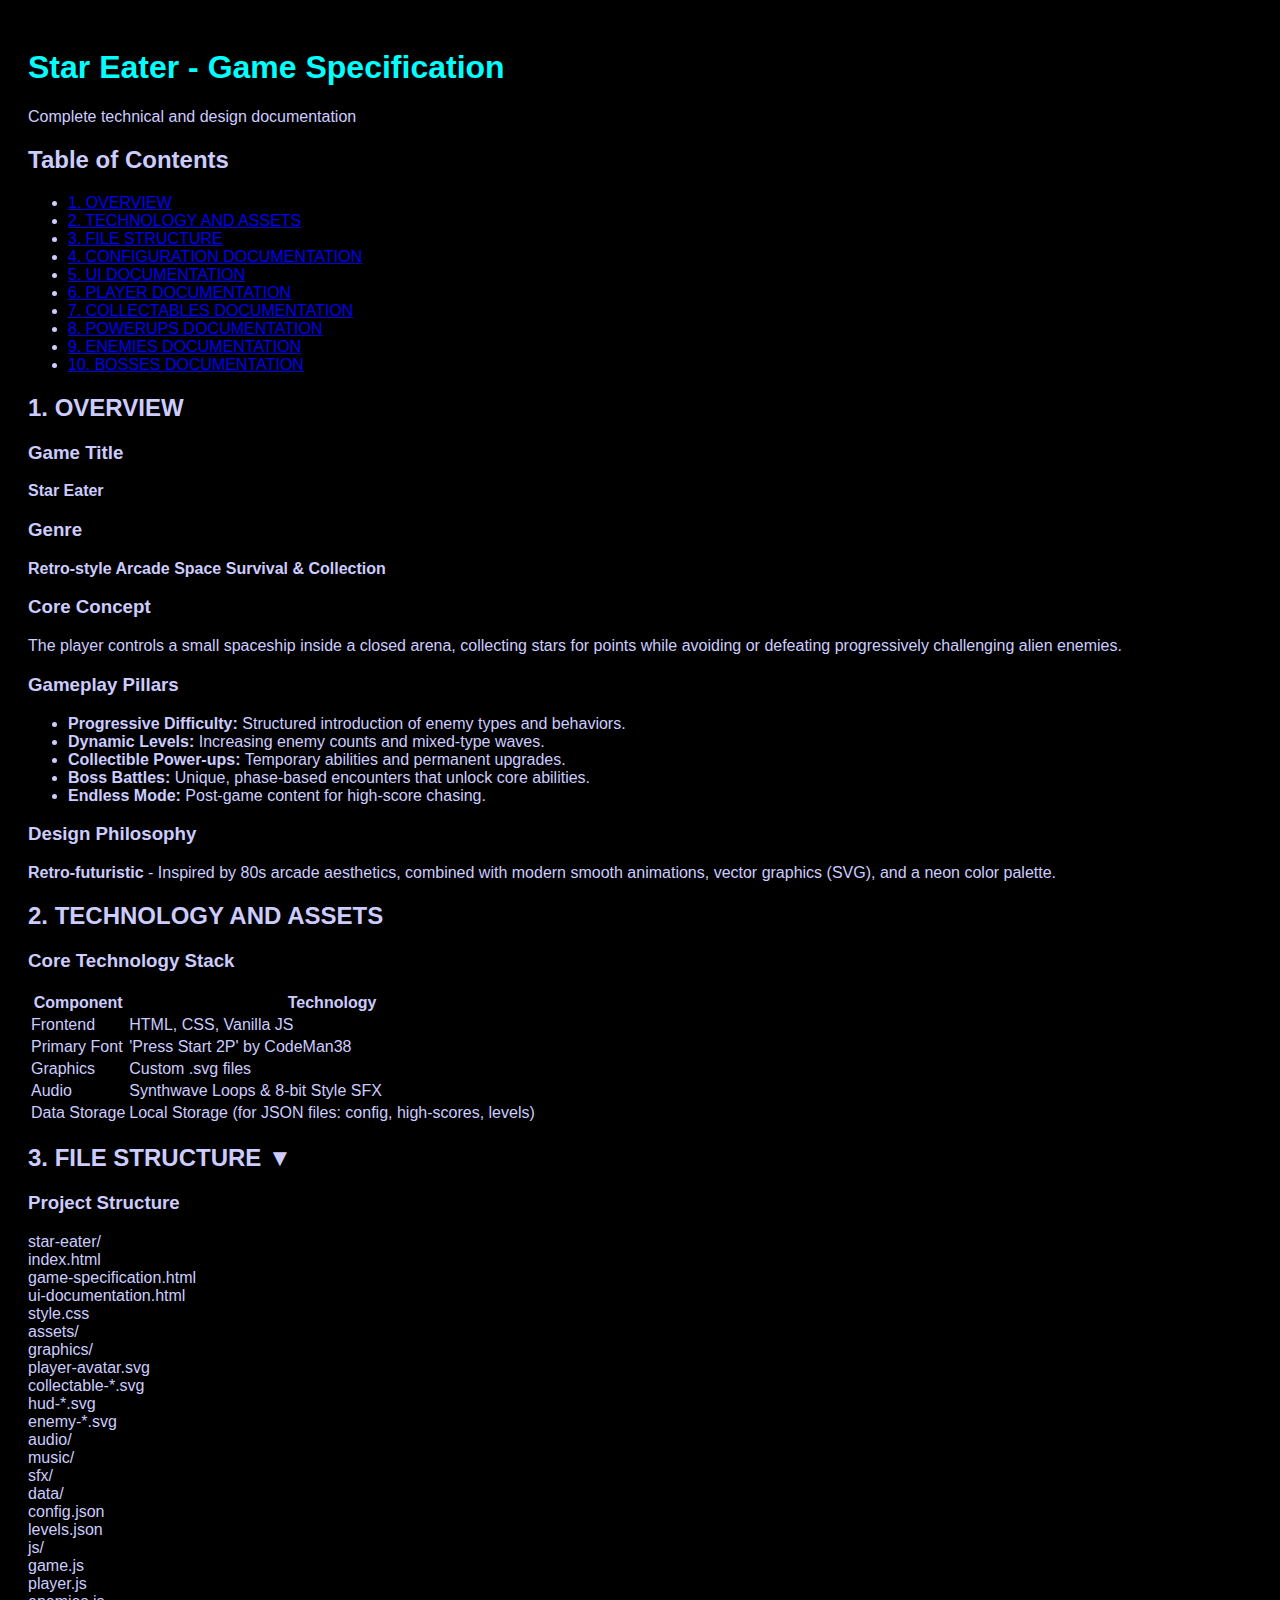
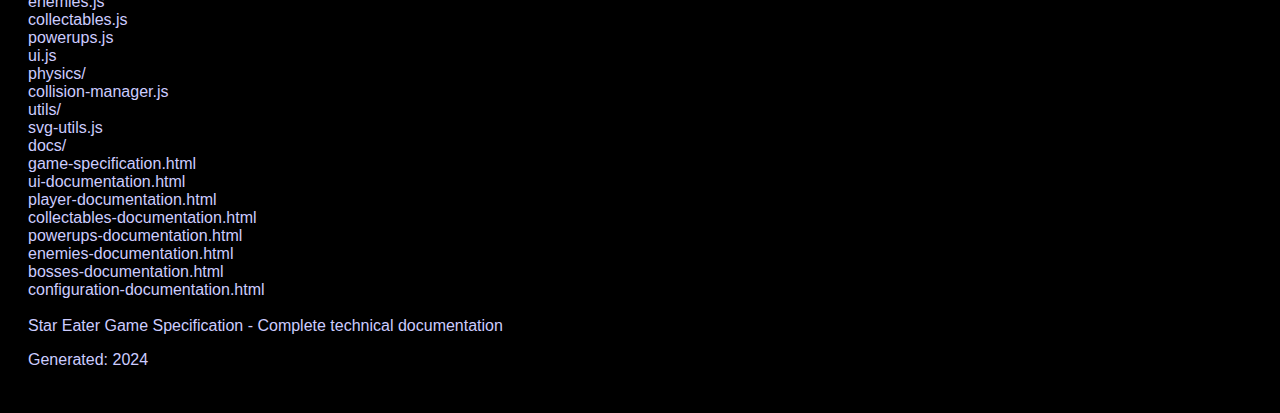
<file: docs/game-specification.html>
<!DOCTYPE html>
<html lang="en">

<head>
    <meta charset="UTF-8">
    <meta name="viewport" content="width=device-width, initial-scale=1.0">
    <title>Star Eater - Game Specification</title>
    <link rel="stylesheet" href="../css/docs.css">
    <link rel="icon" type="image/x-icon" href="../favicon.ico">
</head>

<body>
    <header>
        <h1>Star Eater - Game Specification</h1>
        <p class="subtitle">Complete technical and design documentation</p>
    </header>

    <div class="floating-nav">
        <a href="./game-specification.html" class="floating-btn" title="Main Documentation">
            <i class="fas fa-home"></i>
        </a>
        <a href="#" class="floating-btn top" title="Back to Top">
            <i class="fas fa-arrow-up"></i>
        </a>
    </div>

    <nav class="toc">
        <h2>Table of Contents</h2>
        <ul>
            <li><a href="#overview">1. OVERVIEW</a></li>
            <li><a href="#technology">2. TECHNOLOGY AND ASSETS</a></li>
            <li><a href="#file-structure">3. FILE STRUCTURE</a></li>
            <li><a href="configuration-documentation.html">4. CONFIGURATION DOCUMENTATION</a></li>
            <li><a href="ui-documentation.html">5. UI DOCUMENTATION</a></li>
            <li><a href="player-documentation.html">6. PLAYER DOCUMENTATION</a></li>
            <li><a href="collectables-documentation.html">7. COLLECTABLES DOCUMENTATION</a></li>
            <li><a href="powerups-documentation.html">8. POWERUPS DOCUMENTATION</a></li>
            <li><a href="enemies-documentation.html">9. ENEMIES DOCUMENTATION</a></li>
            <li><a href="bosses-documentation.html">10. BOSSES DOCUMENTATION</a></li>
        </ul>
    </nav>

    <main>
        <!-- Overview Section -->
        <section id="overview" class="section">
            <h2>1. OVERVIEW</h2>

            <div class="spec-details compact">
                <div class="spec-item">
                    <h3>Game Title</h3>
                    <p><strong>Star Eater</strong></p>
                </div>

                <div class="spec-item">
                    <h3>Genre</h3>
                    <p><strong>Retro-style Arcade Space Survival & Collection</strong></p>
                </div>

                <div class="spec-item">
                    <h3>Core Concept</h3>
                    <p>The player controls a small spaceship inside a closed arena, collecting stars for points while
                        avoiding or defeating progressively challenging alien enemies.</p>
                </div>

                <div class="spec-item">
                    <h3>Gameplay Pillars</h3>
                    <ul class="feature-list compact">
                        <li><strong>Progressive Difficulty:</strong> Structured introduction of enemy types and
                            behaviors.</li>
                        <li><strong>Dynamic Levels:</strong> Increasing enemy counts and mixed-type waves.</li>
                        <li><strong>Collectible Power-ups:</strong> Temporary abilities and permanent upgrades.</li>
                        <li><strong>Boss Battles:</strong> Unique, phase-based encounters that unlock core abilities.
                        </li>
                        <li><strong>Endless Mode:</strong> Post-game content for high-score chasing.</li>
                    </ul>
                </div>

                <div class="spec-item">
                    <h3>Design Philosophy</h3>
                    <p><strong>Retro-futuristic</strong> - Inspired by 80s arcade aesthetics, combined with modern
                        smooth animations, vector graphics (SVG), and a neon color palette.</p>
                </div>
            </div>
        </section>

        <!-- Technology and Assets Section -->
        <section id="technology" class="section">
            <h2>2. TECHNOLOGY AND ASSETS</h2>

            <div class="spec-details compact">
                <div class="spec-item">
                    <h3>Core Technology Stack</h3>
                    <table class="component-table compact">
                        <thead>
                            <tr>
                                <th>Component</th>
                                <th>Technology</th>
                            </tr>
                        </thead>
                        <tbody>
                            <tr>
                                <td>Frontend</td>
                                <td>HTML, CSS, Vanilla JS</td>
                            </tr>
                            <tr>
                                <td>Primary Font</td>
                                <td>'Press Start 2P' by CodeMan38</td>
                            </tr>
                            <tr>
                                <td>Graphics</td>
                                <td>Custom .svg files</td>
                            </tr>
                            <tr>
                                <td>Audio</td>
                                <td>Synthwave Loops & 8-bit Style SFX</td>
                            </tr>
                            <tr>
                                <td>Data Storage</td>
                                <td>Local Storage (for JSON files: config, high-scores, levels)</td>
                            </tr>
                        </tbody>
                    </table>
                </div>
            </div>
        </section>

        <!-- File Structure Section -->
        <section id="file-structure" class="section">
            <h2 class="collapsible-header">
                3. FILE STRUCTURE
                <span class="collapse-icon">▼</span>
            </h2>

            <div class="collapsible-content collapsed">
                <div class="spec-details compact">
                    <div class="spec-item">
                        <h3>Project Structure</h3>
                        <div class="file-tree compact">
                            <div class="tree-node root">star-eater/</div>
                            <div class="tree-branch">
                                <div class="tree-node">index.html</div>
                                <div class="tree-node">game-specification.html</div>
                                <div class="tree-node">ui-documentation.html</div>
                                <div class="tree-node">style.css</div>
                                <div class="tree-node">assets/</div>
                                <div class="tree-branch">
                                    <div class="tree-node">graphics/</div>
                                    <div class="tree-branch">
                                        <div class="tree-node">player-avatar.svg</div>
                                        <div class="tree-node">collectable-*.svg</div>
                                        <div class="tree-node">hud-*.svg</div>
                                        <div class="tree-node">enemy-*.svg</div>
                                    </div>
                                    <div class="tree-node">audio/</div>
                                    <div class="tree-branch">
                                        <div class="tree-node">music/</div>
                                        <div class="tree-node">sfx/</div>
                                    </div>
                                    <div class="tree-node">data/</div>
                                    <div class="tree-branch">
                                        <div class="tree-node">config.json</div>
                                        <div class="tree-node">levels.json</div>
                                    </div>
                                </div>
                                <div class="tree-node">js/</div>
                                <div class="tree-branch">
                                    <div class="tree-node">game.js</div>
                                    <div class="tree-node">player.js</div>
                                    <div class="tree-node">enemies.js</div>
                                    <div class="tree-node">collectables.js</div>
                                    <div class="tree-node">powerups.js</div>
                                    <div class="tree-node">ui.js</div>
                                    <div class="tree-node">physics/</div>
                                    <div class="tree-branch">
                                        <div class="tree-node">collision-manager.js</div>
                                    </div>
                                    <div class="tree-node">utils/</div>
                                    <div class="tree-branch">
                                        <div class="tree-node">svg-utils.js</div>
                                    </div>
                                </div>
                                <div class="tree-node">docs/</div>
                                <div class="tree-branch">
                                    <div class="tree-node">game-specification.html</div>
                                    <div class="tree-node">ui-documentation.html</div>
                                    <div class="tree-node">player-documentation.html</div>
                                    <div class="tree-node">collectables-documentation.html</div>
                                    <div class="tree-node">powerups-documentation.html</div>
                                    <div class="tree-node">enemies-documentation.html</div>
                                    <div class="tree-node">bosses-documentation.html</div>
                                    <div class="tree-node">configuration-documentation.html</div>
                                </div>
                            </div>
                        </div>
                    </div>
                </div>
            </div>
        </section>
    </main>

    <footer>
        <p>Star Eater Game Specification - Complete technical documentation</p>
        <p class="timestamp">Generated: 2024</p>
    </footer>

    <script>
        // Collapsible section functionality
        document.addEventListener('DOMContentLoaded', function () {
            const collapsibleHeader = document.querySelector('.collapsible-header');
            const collapsibleContent = document.querySelector('.collapsible-content');
            const collapseIcon = document.querySelector('.collapse-icon');

            collapsibleHeader.addEventListener('click', function () {
                collapsibleContent.classList.toggle('collapsed');
                collapseIcon.textContent = collapsibleContent.classList.contains('collapsed') ? '▼' : '▲';
            });
        });
    </script>
</body>

</html>
</file>
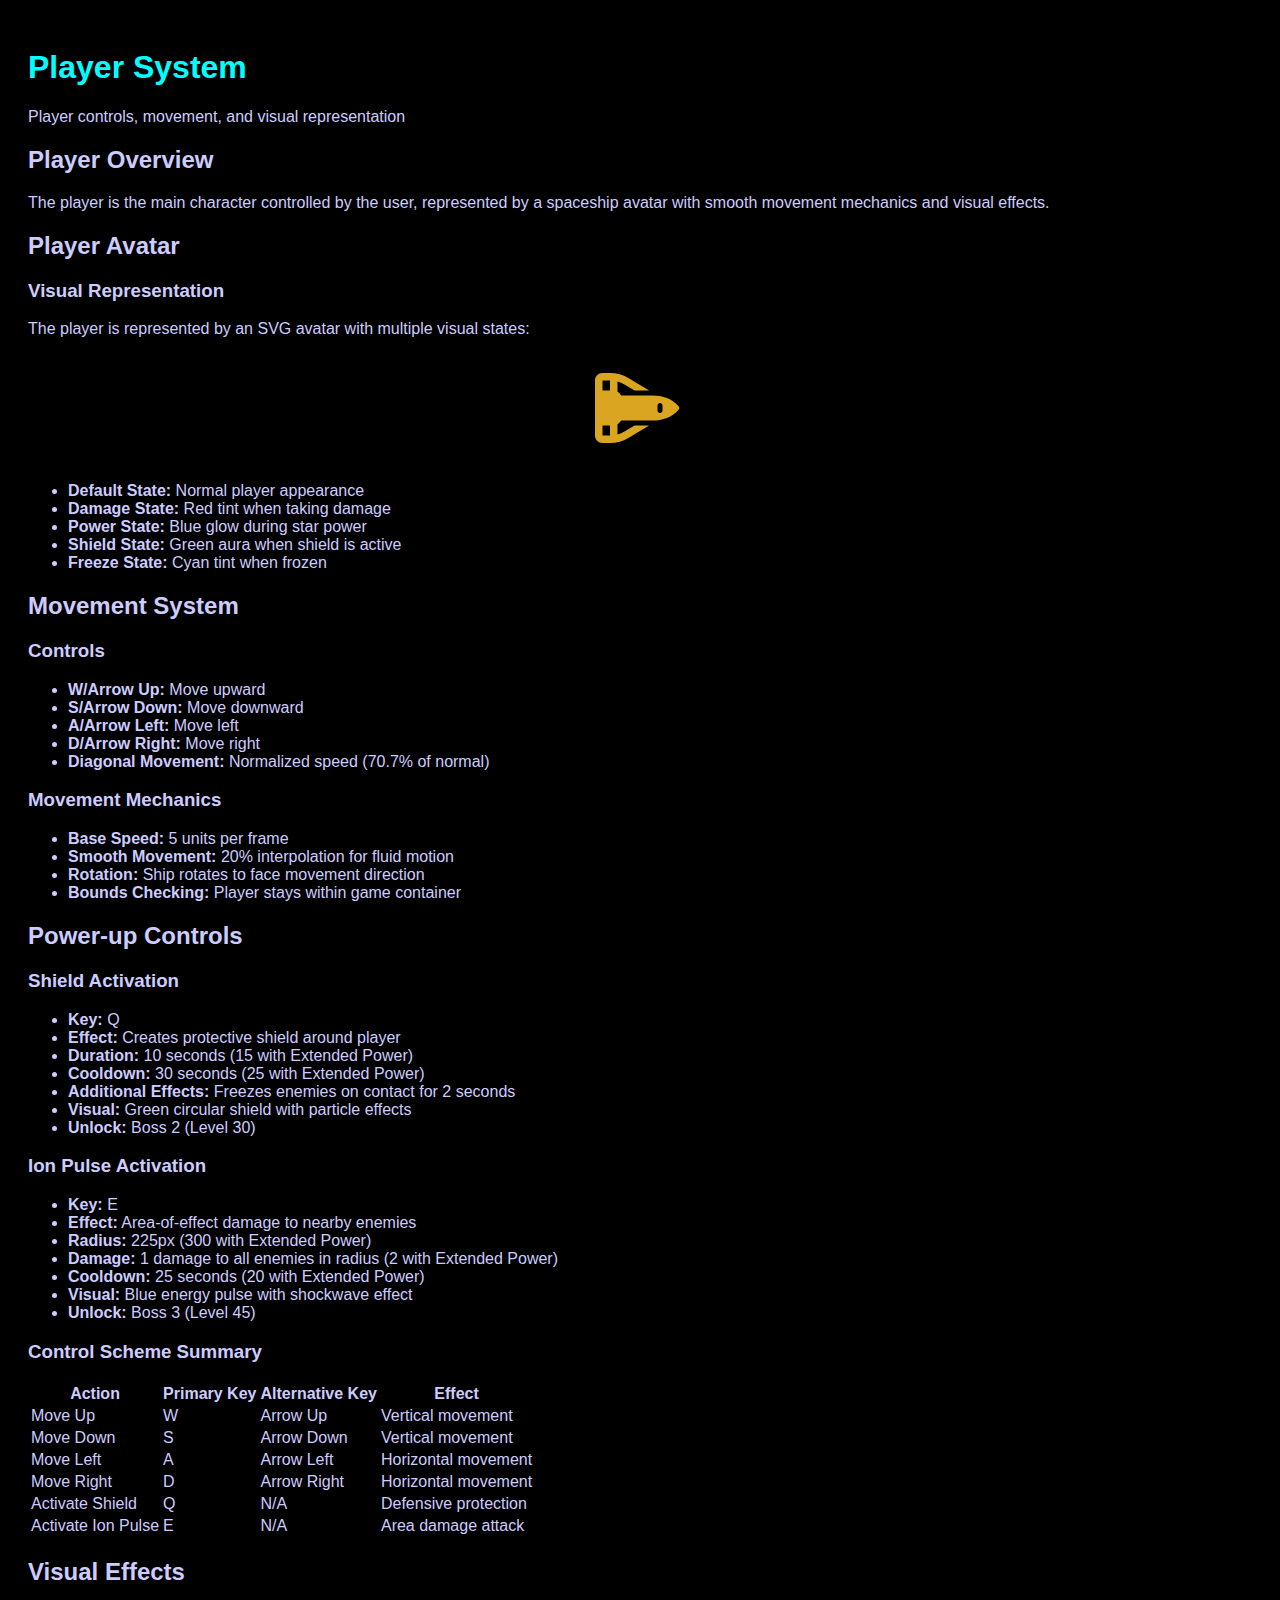
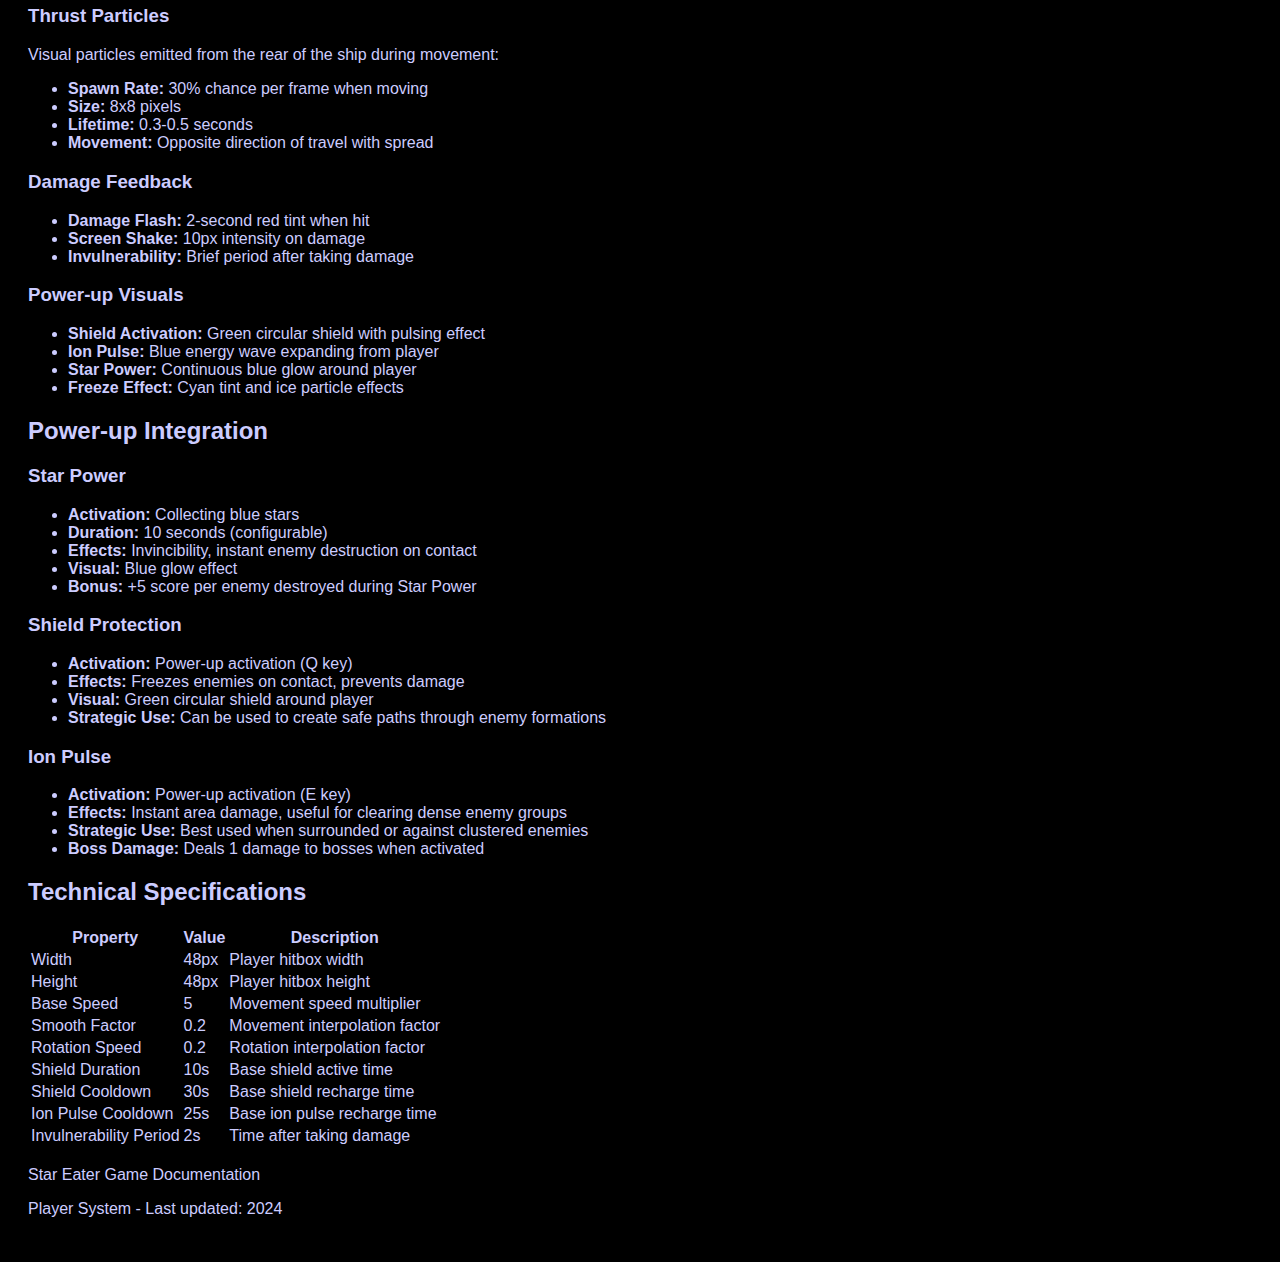
<file: docs/player-documentation.html>
<!DOCTYPE html>
<html lang="en">

<head>
    <meta charset="UTF-8">
    <meta name="viewport" content="width=device-width, initial-scale=1.0">
    <title>Player System - Star Eater Documentation</title>
    <link rel="stylesheet" href="../css/docs.css">
    <link rel="icon" type="image/x-icon" href="../favicon.ico">
</head>

<body>
    <header>
        <h1>Player System</h1>
        <p class="subtitle">Player controls, movement, and visual representation</p>
    </header>

    <div class="floating-nav">
        <a href="./game-specification.html" class="floating-btn" title="Main Documentation">
            <i class="fas fa-home"></i>
        </a>
        <a href="#" class="floating-btn top" title="Back to Top">
            <i class="fas fa-arrow-up"></i>
        </a>
    </div>

    <div class="section">
        <h2>Player Overview</h2>
        <p>The player is the main character controlled by the user, represented by a spaceship avatar with smooth
            movement mechanics and visual effects.</p>
    </div>

    <div class="section">
        <h2>Player Avatar</h2>
        <div class="spec-details">
            <div class="spec-item">
                <h3>Visual Representation</h3>
                <p>The player is represented by an SVG avatar with multiple visual states:</p>
                <div style="text-align: center; margin: 20px 0;">
                    <img src="../assets/graphics/player-avatar.svg" alt="Player Avatar"
                        style="width: 100px; height: 100px;">
                </div>
                <ul class="feature-list">
                    <li><strong>Default State:</strong> Normal player appearance</li>
                    <li><strong>Damage State:</strong> Red tint when taking damage</li>
                    <li><strong>Power State:</strong> Blue glow during star power</li>
                    <li><strong>Shield State:</strong> Green aura when shield is active</li>
                    <li><strong>Freeze State:</strong> Cyan tint when frozen</li>
                </ul>
            </div>
        </div>
    </div>

    <div class="section">
        <h2>Movement System</h2>
        <div class="spec-details">
            <div class="spec-item">
                <h3>Controls</h3>
                <ul class="feature-list">
                    <li><strong>W/Arrow Up:</strong> Move upward</li>
                    <li><strong>S/Arrow Down:</strong> Move downward</li>
                    <li><strong>A/Arrow Left:</strong> Move left</li>
                    <li><strong>D/Arrow Right:</strong> Move right</li>
                    <li><strong>Diagonal Movement:</strong> Normalized speed (70.7% of normal)</li>
                </ul>
            </div>

            <div class="spec-item">
                <h3>Movement Mechanics</h3>
                <ul class="feature-list">
                    <li><strong>Base Speed:</strong> 5 units per frame</li>
                    <li><strong>Smooth Movement:</strong> 20% interpolation for fluid motion</li>
                    <li><strong>Rotation:</strong> Ship rotates to face movement direction</li>
                    <li><strong>Bounds Checking:</strong> Player stays within game container</li>
                </ul>
            </div>
        </div>
    </div>

    <div class="section">
        <h2>Power-up Controls</h2>
        <div class="spec-details">
            <div class="spec-item">
                <h3>Shield Activation</h3>
                <ul class="feature-list">
                    <li><strong>Key:</strong> Q</li>
                    <li><strong>Effect:</strong> Creates protective shield around player</li>
                    <li><strong>Duration:</strong> 10 seconds (15 with Extended Power)</li>
                    <li><strong>Cooldown:</strong> 30 seconds (25 with Extended Power)</li>
                    <li><strong>Additional Effects:</strong> Freezes enemies on contact for 2 seconds</li>
                    <li><strong>Visual:</strong> Green circular shield with particle effects</li>
                    <li><strong>Unlock:</strong> Boss 2 (Level 30)</li>
                </ul>
            </div>

            <div class="spec-item">
                <h3>Ion Pulse Activation</h3>
                <ul class="feature-list">
                    <li><strong>Key:</strong> E</li>
                    <li><strong>Effect:</strong> Area-of-effect damage to nearby enemies</li>
                    <li><strong>Radius:</strong> 225px (300 with Extended Power)</li>
                    <li><strong>Damage:</strong> 1 damage to all enemies in radius (2 with Extended Power)</li>
                    <li><strong>Cooldown:</strong> 25 seconds (20 with Extended Power)</li>
                    <li><strong>Visual:</strong> Blue energy pulse with shockwave effect</li>
                    <li><strong>Unlock:</strong> Boss 3 (Level 45)</li>
                </ul>
            </div>

            <div class="spec-item">
                <h3>Control Scheme Summary</h3>
                <table class="component-table">
                    <thead>
                        <tr>
                            <th>Action</th>
                            <th>Primary Key</th>
                            <th>Alternative Key</th>
                            <th>Effect</th>
                        </tr>
                    </thead>
                    <tbody>
                        <tr>
                            <td>Move Up</td>
                            <td>W</td>
                            <td>Arrow Up</td>
                            <td>Vertical movement</td>
                        </tr>
                        <tr>
                            <td>Move Down</td>
                            <td>S</td>
                            <td>Arrow Down</td>
                            <td>Vertical movement</td>
                        </tr>
                        <tr>
                            <td>Move Left</td>
                            <td>A</td>
                            <td>Arrow Left</td>
                            <td>Horizontal movement</td>
                        </tr>
                        <tr>
                            <td>Move Right</td>
                            <td>D</td>
                            <td>Arrow Right</td>
                            <td>Horizontal movement</td>
                        </tr>
                        <tr>
                            <td>Activate Shield</td>
                            <td>Q</td>
                            <td>N/A</td>
                            <td>Defensive protection</td>
                        </tr>
                        <tr>
                            <td>Activate Ion Pulse</td>
                            <td>E</td>
                            <td>N/A</td>
                            <td>Area damage attack</td>
                        </tr>
                    </tbody>
                </table>
            </div>
        </div>
    </div>

    <div class="section">
        <h2>Visual Effects</h2>
        <div class="spec-details">
            <div class="spec-item">
                <h3>Thrust Particles</h3>
                <p>Visual particles emitted from the rear of the ship during movement:</p>
                <ul class="feature-list">
                    <li><strong>Spawn Rate:</strong> 30% chance per frame when moving</li>
                    <li><strong>Size:</strong> 8x8 pixels</li>
                    <li><strong>Lifetime:</strong> 0.3-0.5 seconds</li>
                    <li><strong>Movement:</strong> Opposite direction of travel with spread</li>
                </ul>
            </div>

            <div class="spec-item">
                <h3>Damage Feedback</h3>
                <ul class="feature-list">
                    <li><strong>Damage Flash:</strong> 2-second red tint when hit</li>
                    <li><strong>Screen Shake:</strong> 10px intensity on damage</li>
                    <li><strong>Invulnerability:</strong> Brief period after taking damage</li>
                </ul>
            </div>

            <div class="spec-item">
                <h3>Power-up Visuals</h3>
                <ul class="feature-list">
                    <li><strong>Shield Activation:</strong> Green circular shield with pulsing effect</li>
                    <li><strong>Ion Pulse:</strong> Blue energy wave expanding from player</li>
                    <li><strong>Star Power:</strong> Continuous blue glow around player</li>
                    <li><strong>Freeze Effect:</strong> Cyan tint and ice particle effects</li>
                </ul>
            </div>
        </div>
    </div>

    <div class="section">
        <h2>Power-up Integration</h2>
        <div class="spec-details">
            <div class="spec-item">
                <h3>Star Power</h3>
                <ul class="feature-list">
                    <li><strong>Activation:</strong> Collecting blue stars</li>
                    <li><strong>Duration:</strong> 10 seconds (configurable)</li>
                    <li><strong>Effects:</strong> Invincibility, instant enemy destruction on contact</li>
                    <li><strong>Visual:</strong> Blue glow effect</li>
                    <li><strong>Bonus:</strong> +5 score per enemy destroyed during Star Power</li>
                </ul>
            </div>

            <div class="spec-item">
                <h3>Shield Protection</h3>
                <ul class="feature-list">
                    <li><strong>Activation:</strong> Power-up activation (Q key)</li>
                    <li><strong>Effects:</strong> Freezes enemies on contact, prevents damage</li>
                    <li><strong>Visual:</strong> Green circular shield around player</li>
                    <li><strong>Strategic Use:</strong> Can be used to create safe paths through enemy formations</li>
                </ul>
            </div>

            <div class="spec-item">
                <h3>Ion Pulse</h3>
                <ul class="feature-list">
                    <li><strong>Activation:</strong> Power-up activation (E key)</li>
                    <li><strong>Effects:</strong> Instant area damage, useful for clearing dense enemy groups</li>
                    <li><strong>Strategic Use:</strong> Best used when surrounded or against clustered enemies</li>
                    <li><strong>Boss Damage:</strong> Deals 1 damage to bosses when activated</li>
                </ul>
            </div>
        </div>
    </div>

    <div class="section">
        <h2>Technical Specifications</h2>
        <table class="component-table">
            <thead>
                <tr>
                    <th>Property</th>
                    <th>Value</th>
                    <th>Description</th>
                </tr>
            </thead>
            <tbody>
                <tr>
                    <td>Width</td>
                    <td>48px</td>
                    <td>Player hitbox width</td>
                </tr>
                <tr>
                    <td>Height</td>
                    <td>48px</td>
                    <td>Player hitbox height</td>
                </tr>
                <tr>
                    <td>Base Speed</td>
                    <td>5</td>
                    <td>Movement speed multiplier</td>
                </tr>
                <tr>
                    <td>Smooth Factor</td>
                    <td>0.2</td>
                    <td>Movement interpolation factor</td>
                </tr>
                <tr>
                    <td>Rotation Speed</td>
                    <td>0.2</td>
                    <td>Rotation interpolation factor</td>
                </tr>
                <tr>
                    <td>Shield Duration</td>
                    <td>10s</td>
                    <td>Base shield active time</td>
                </tr>
                <tr>
                    <td>Shield Cooldown</td>
                    <td>30s</td>
                    <td>Base shield recharge time</td>
                </tr>
                <tr>
                    <td>Ion Pulse Cooldown</td>
                    <td>25s</td>
                    <td>Base ion pulse recharge time</td>
                </tr>
                <tr>
                    <td>Invulnerability Period</td>
                    <td>2s</td>
                    <td>Time after taking damage</td>
                </tr>
            </tbody>
        </table>
    </div>

    <footer>
        <p>Star Eater Game Documentation</p>
        <p class="timestamp">Player System - Last updated: 2024</p>
    </footer>
</body>

</html>
</file>
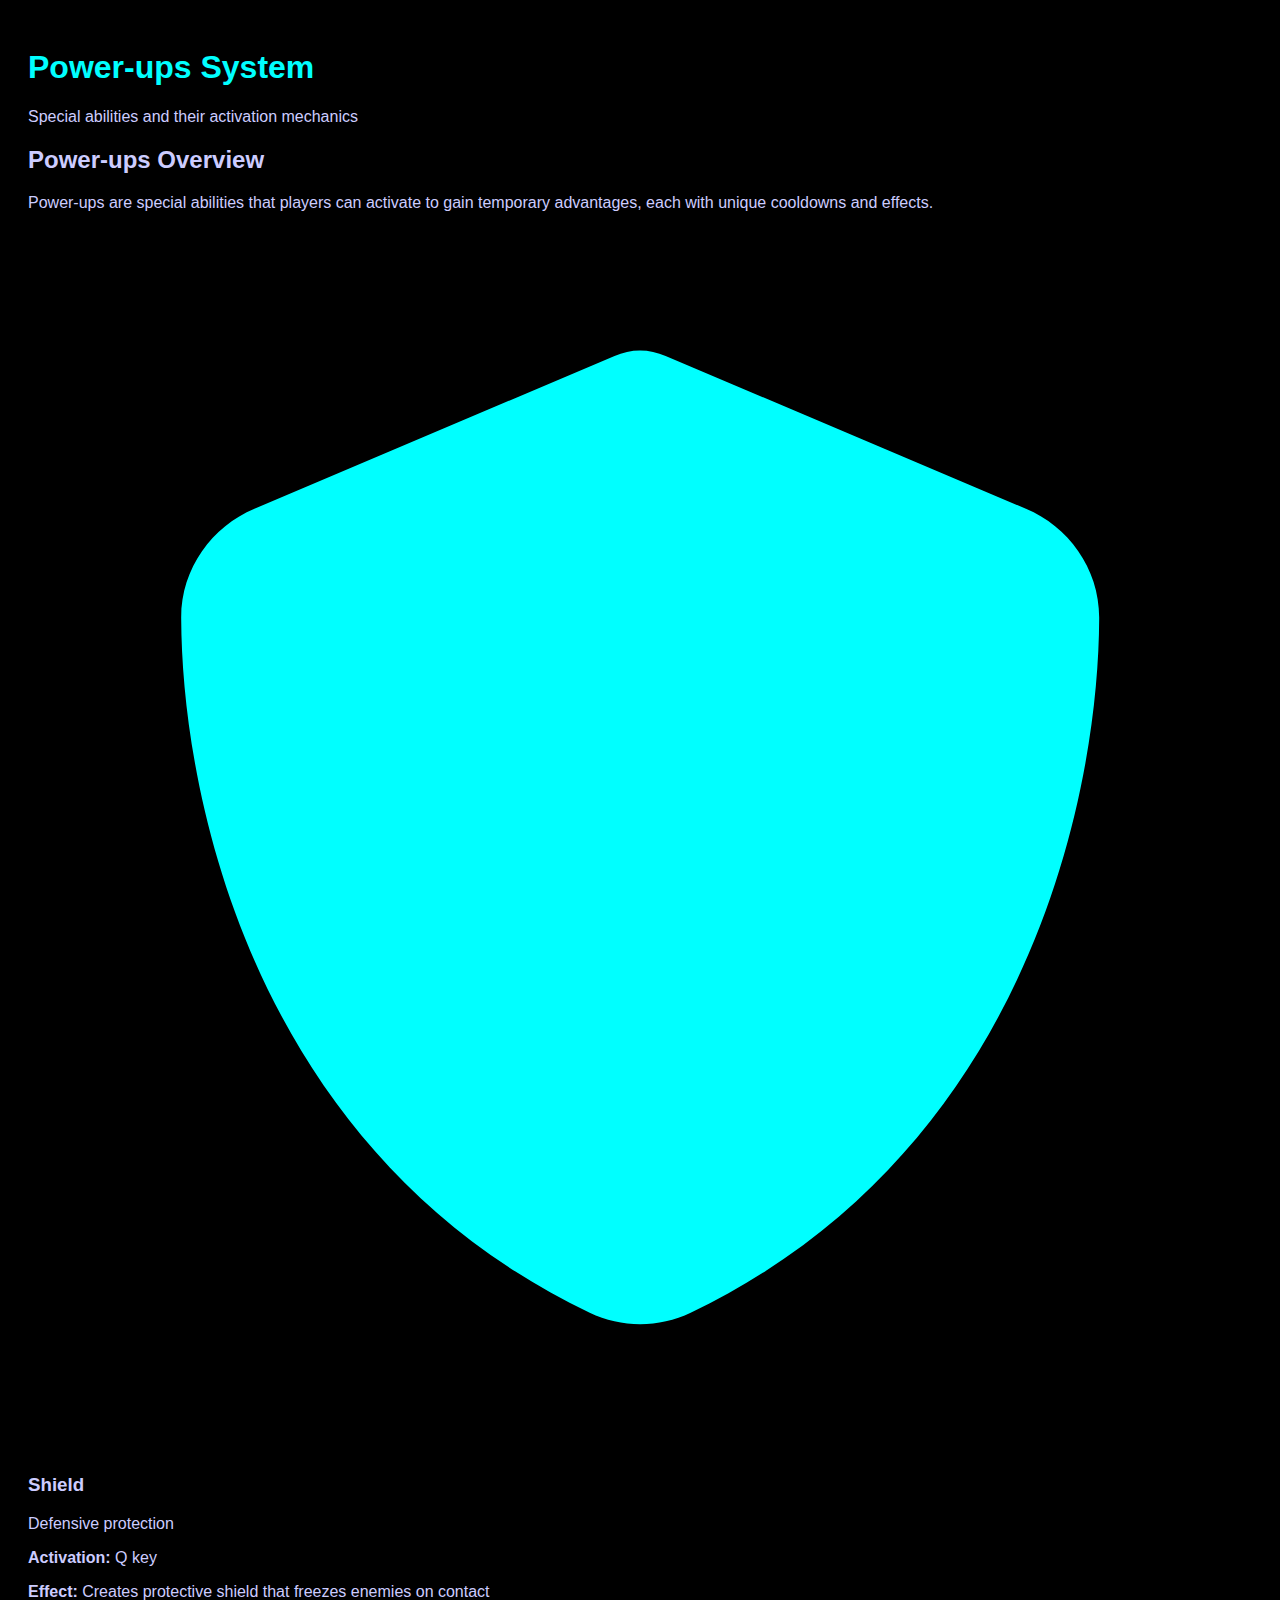
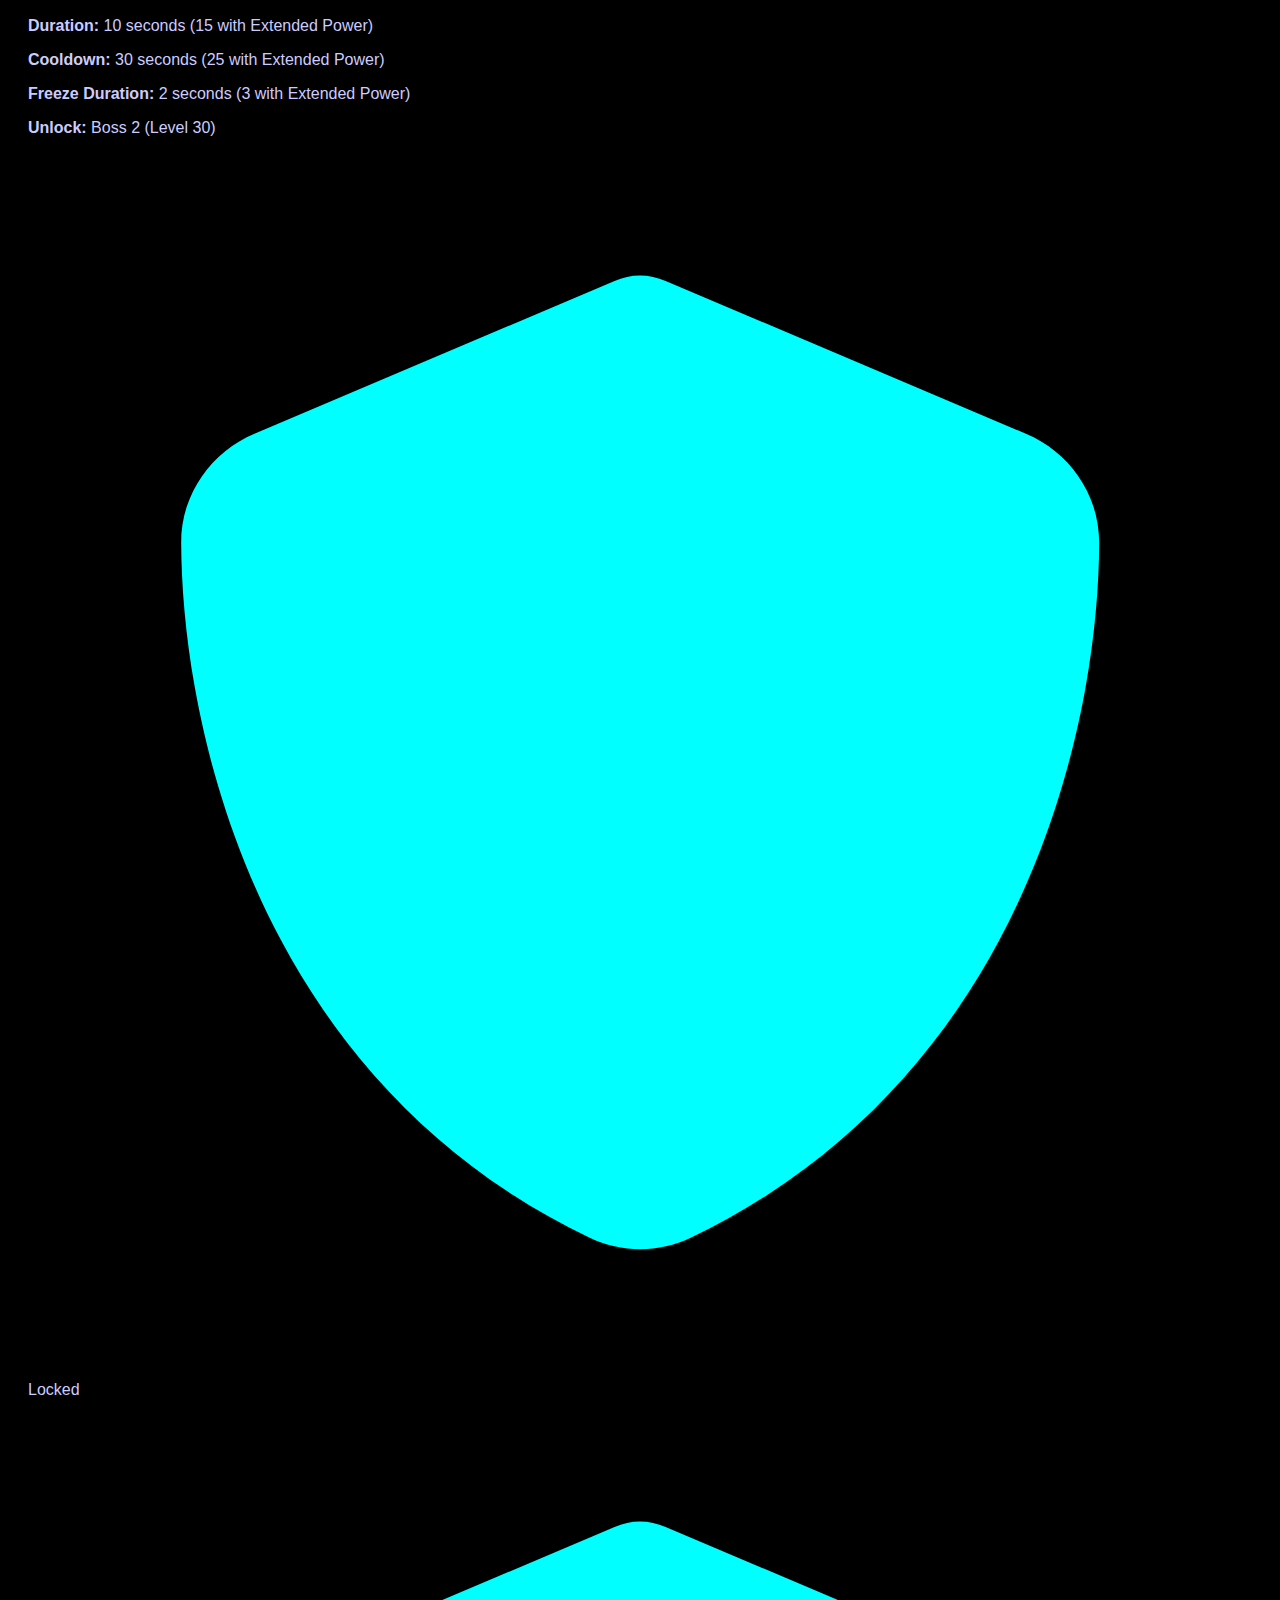
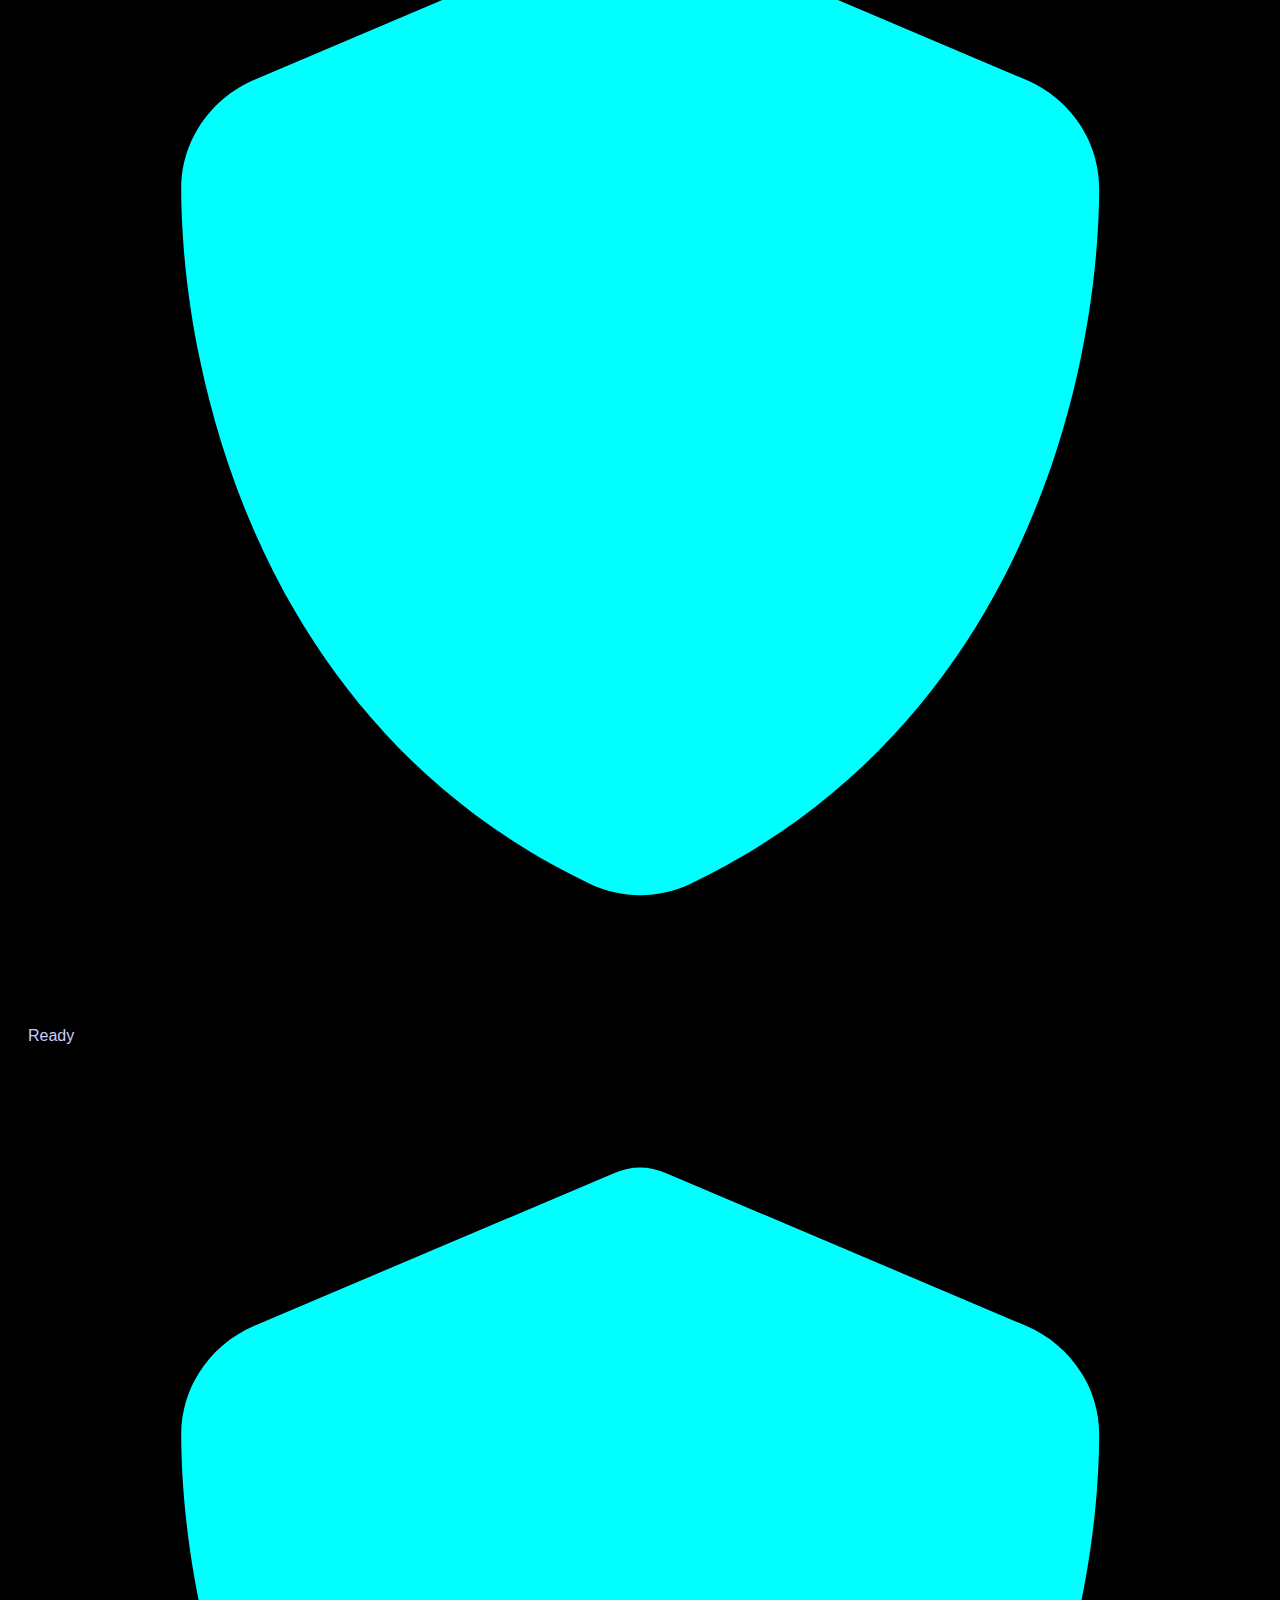
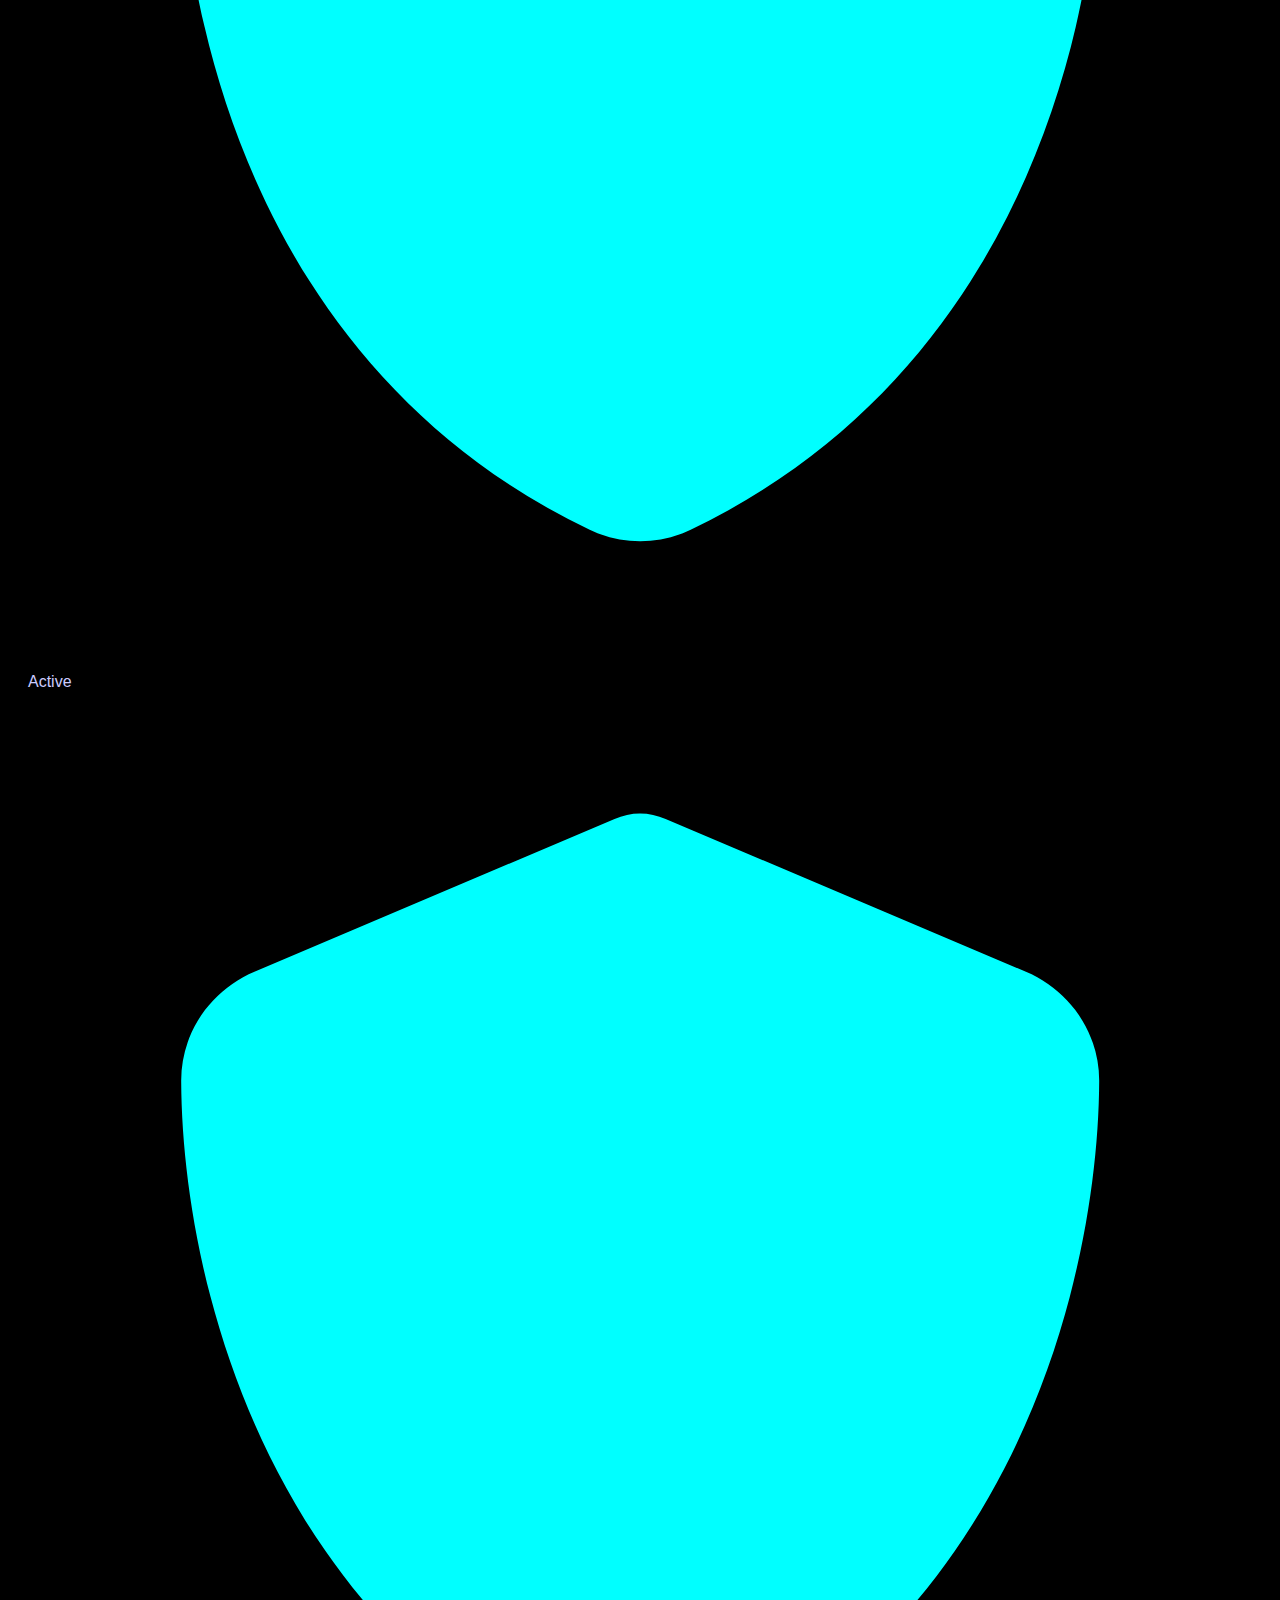
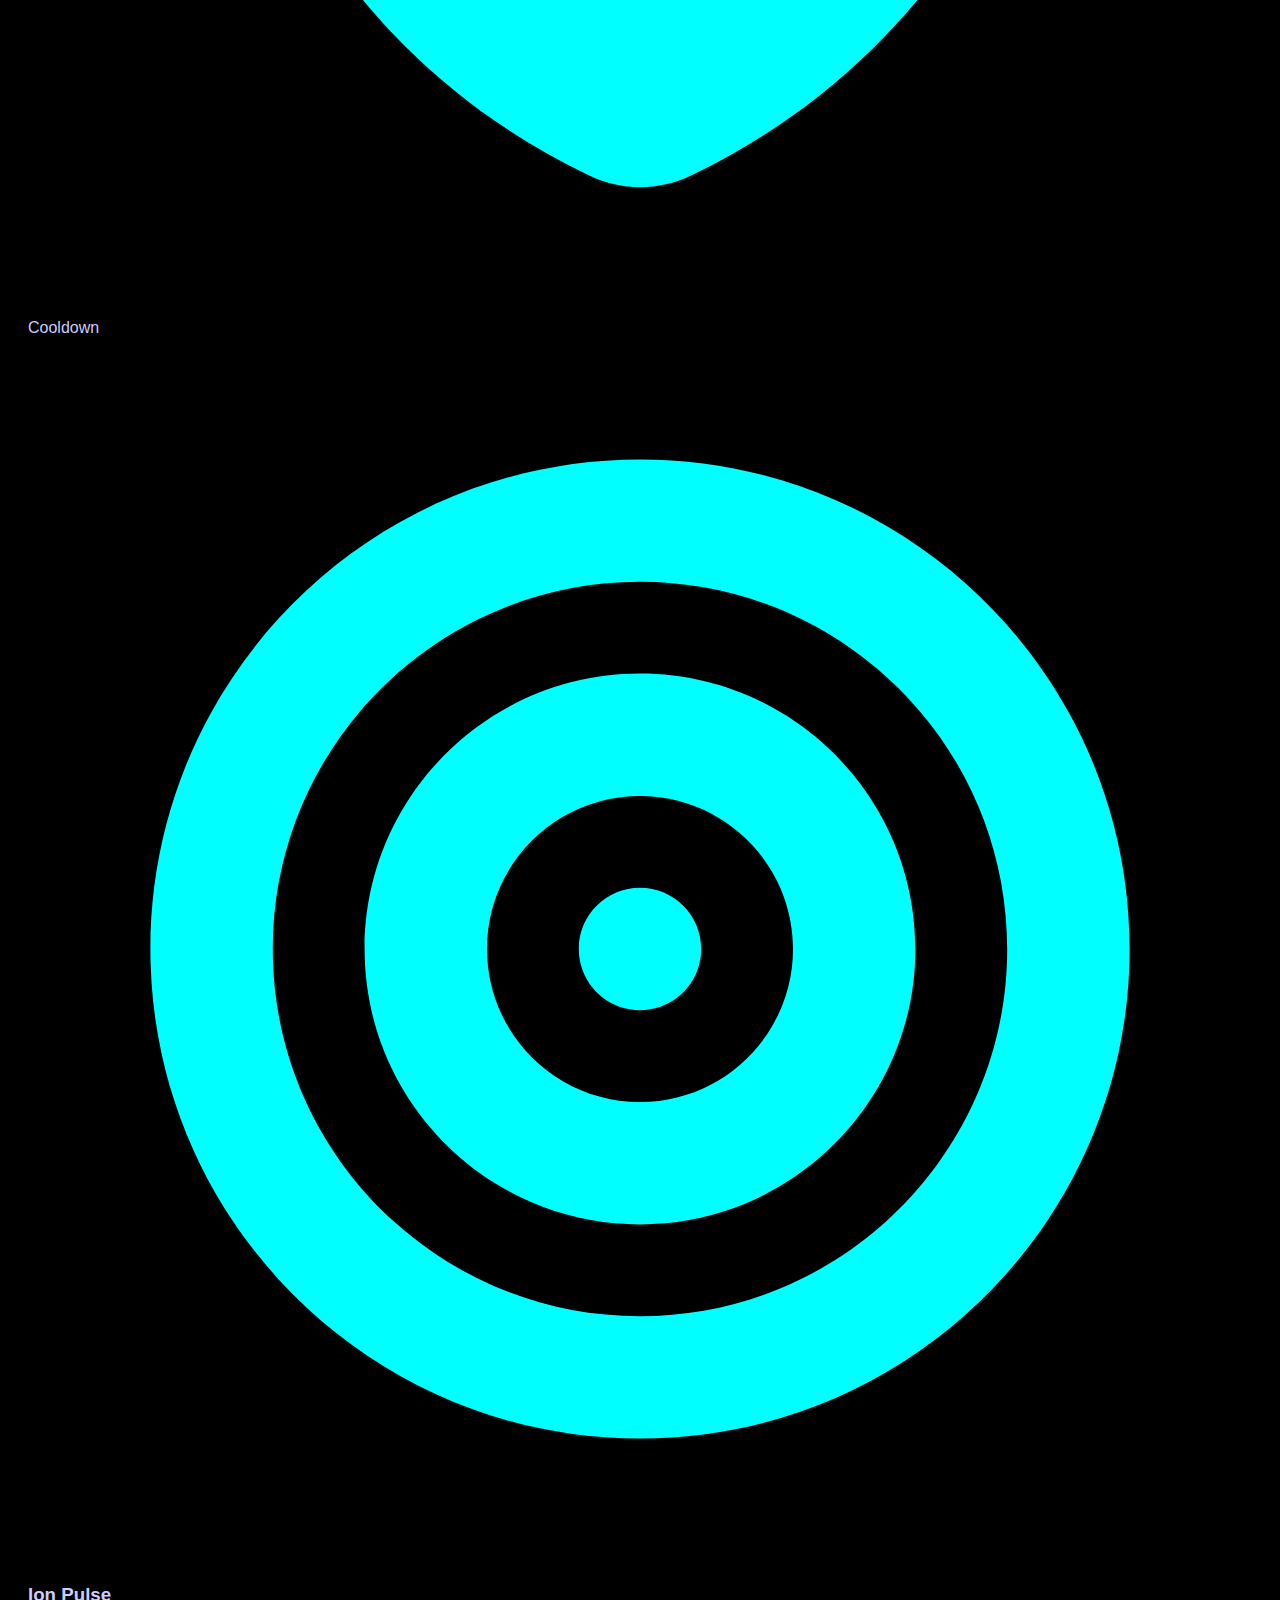
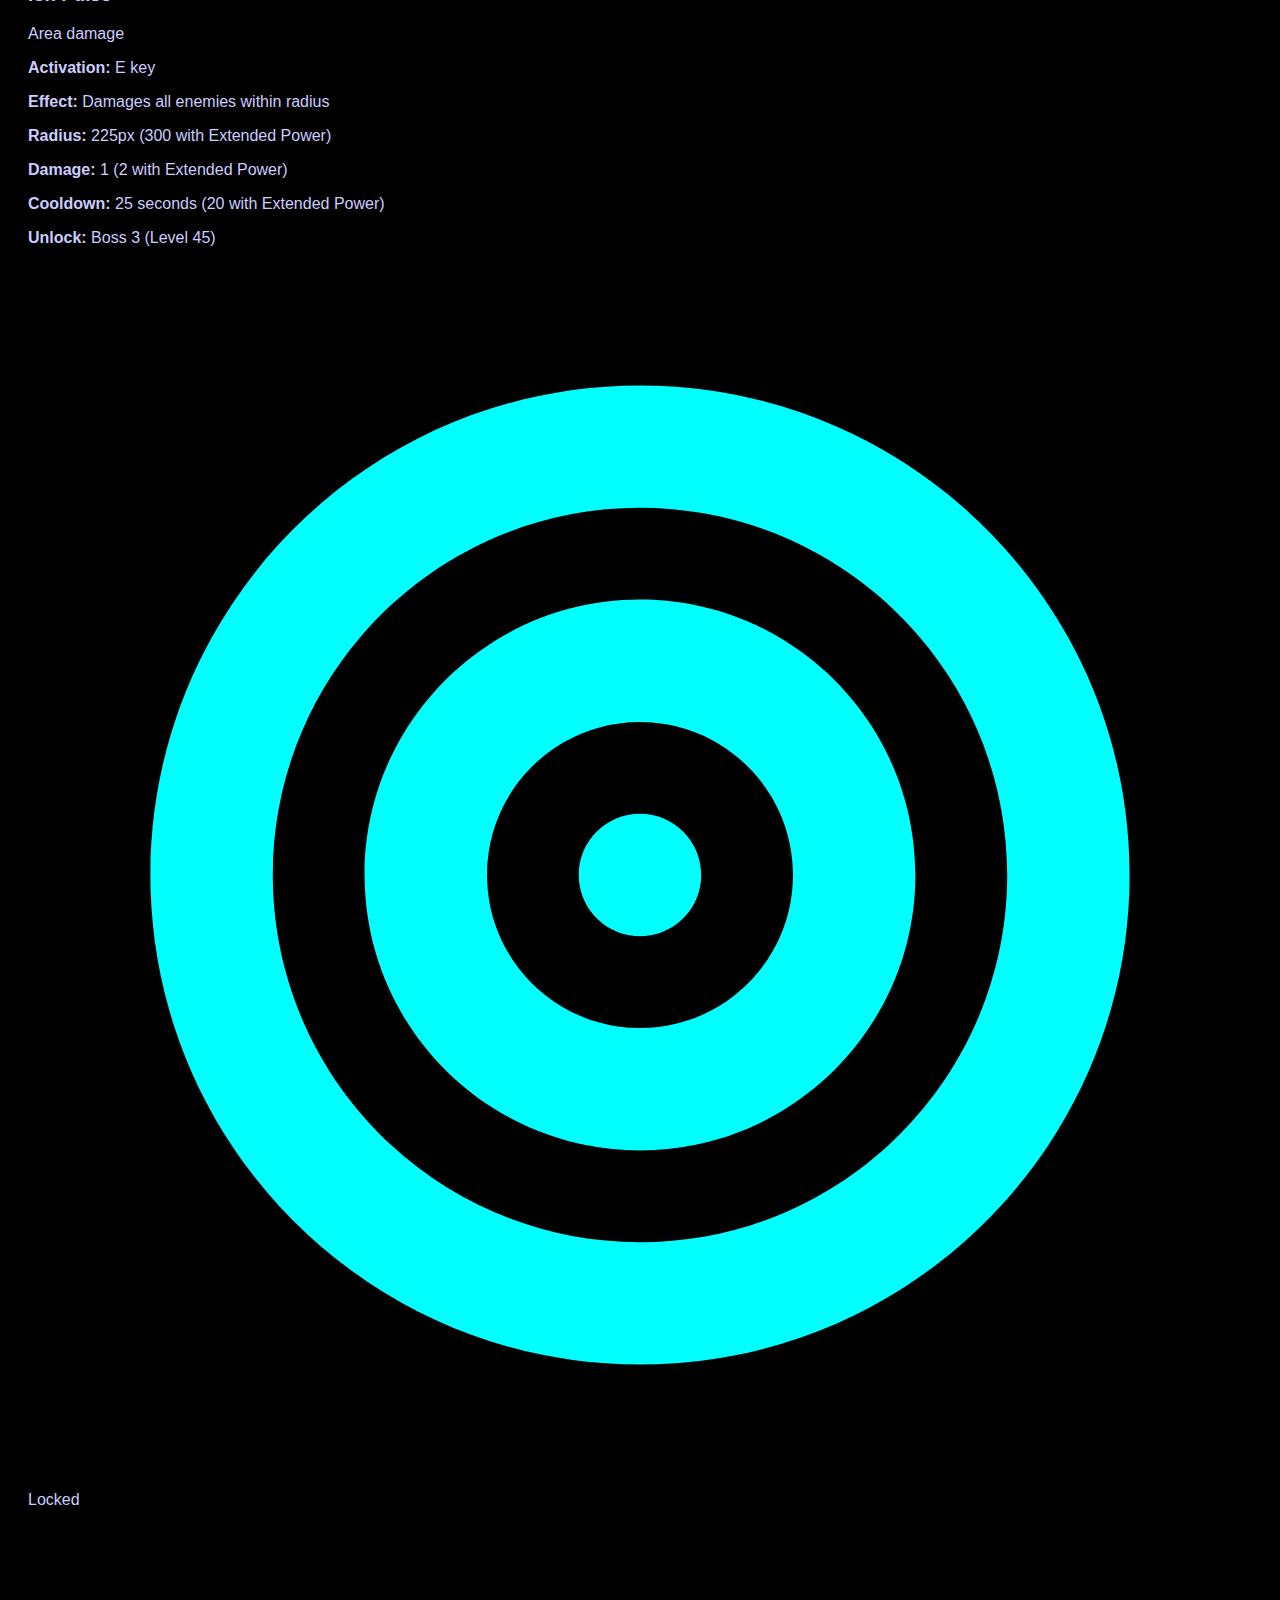
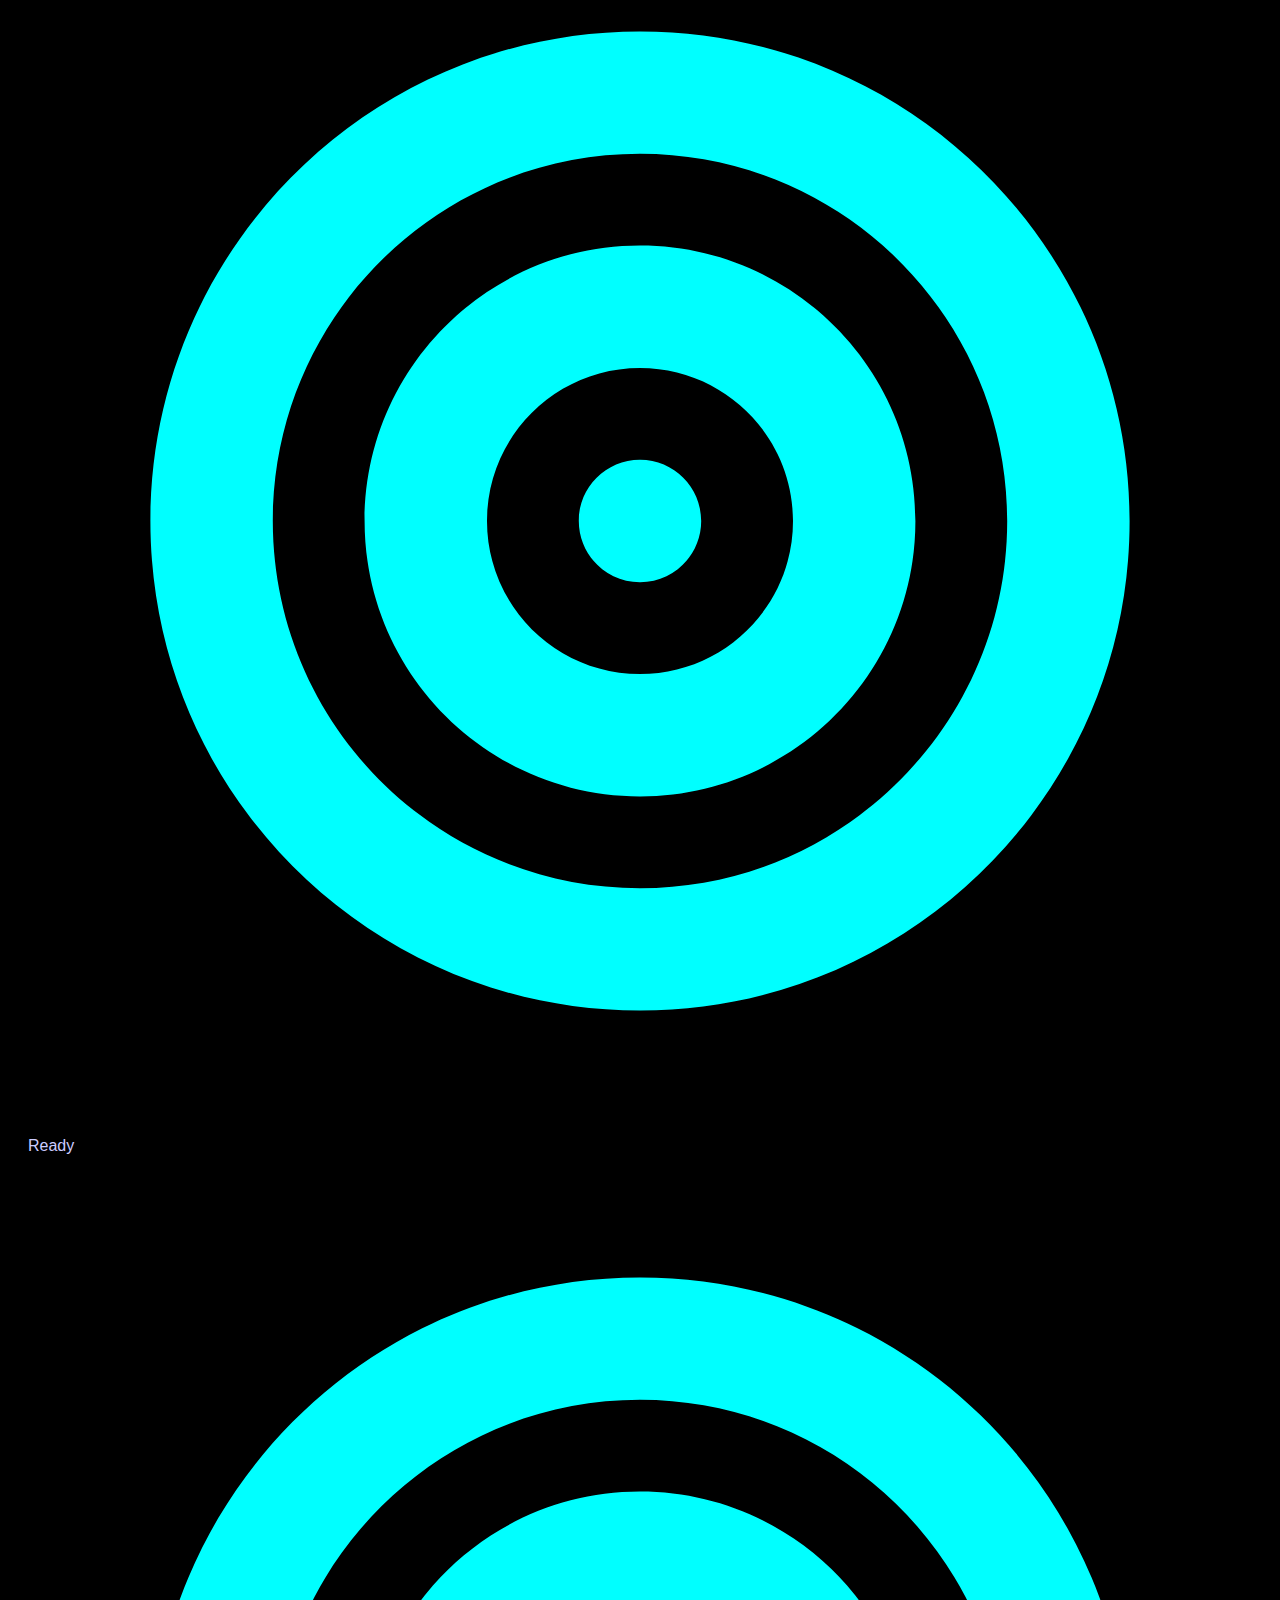
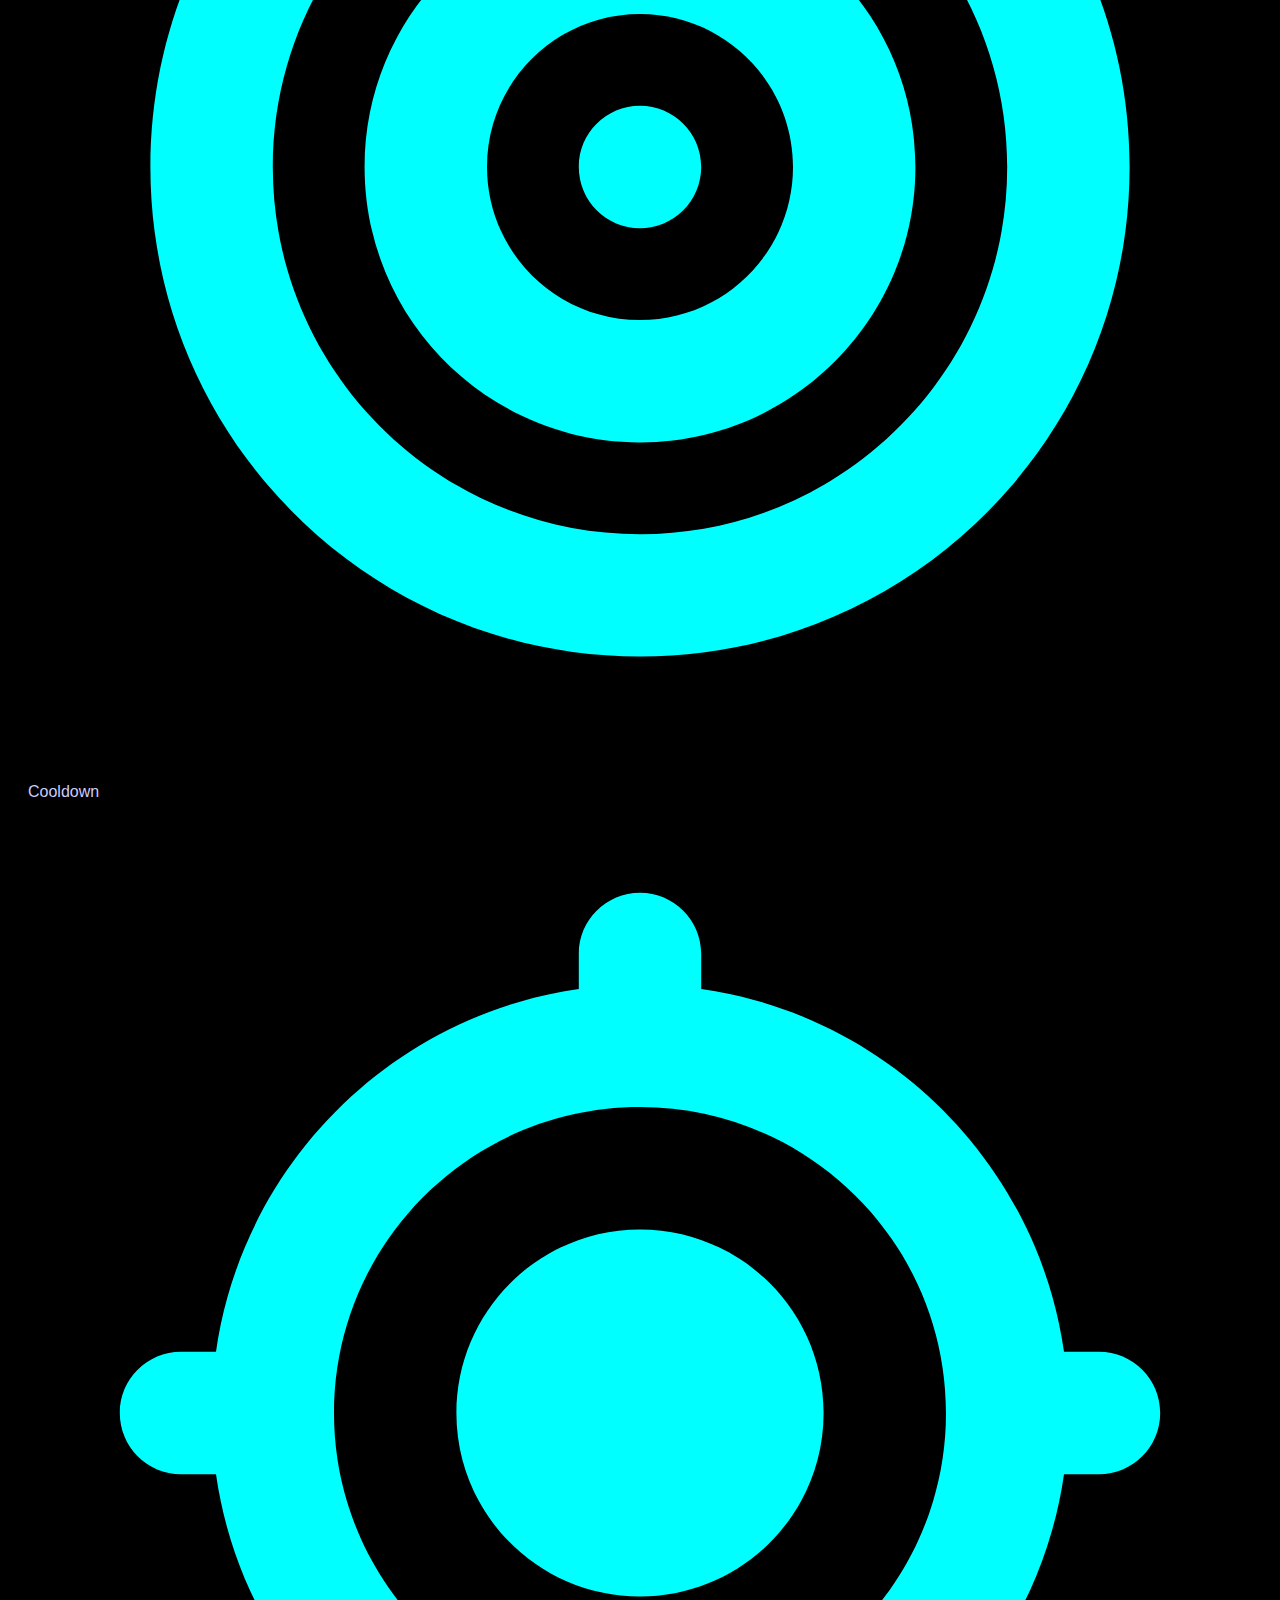
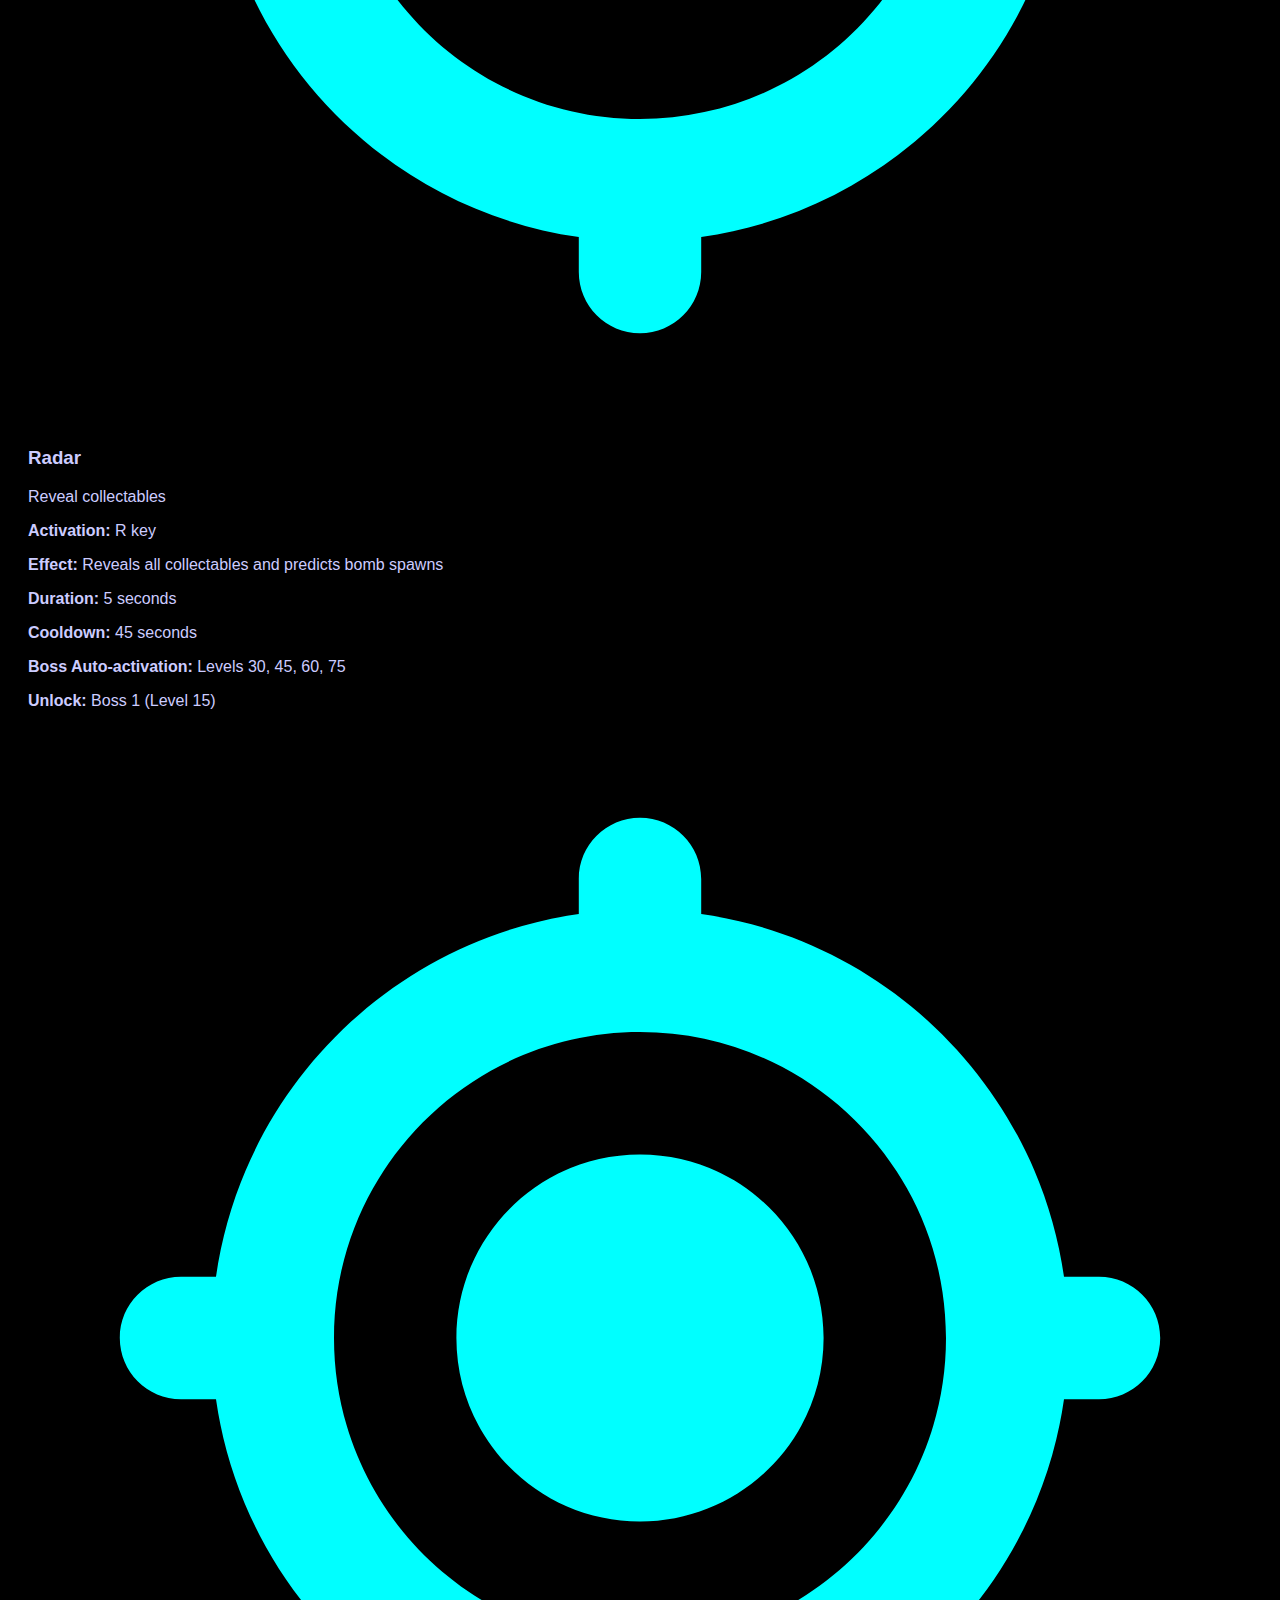
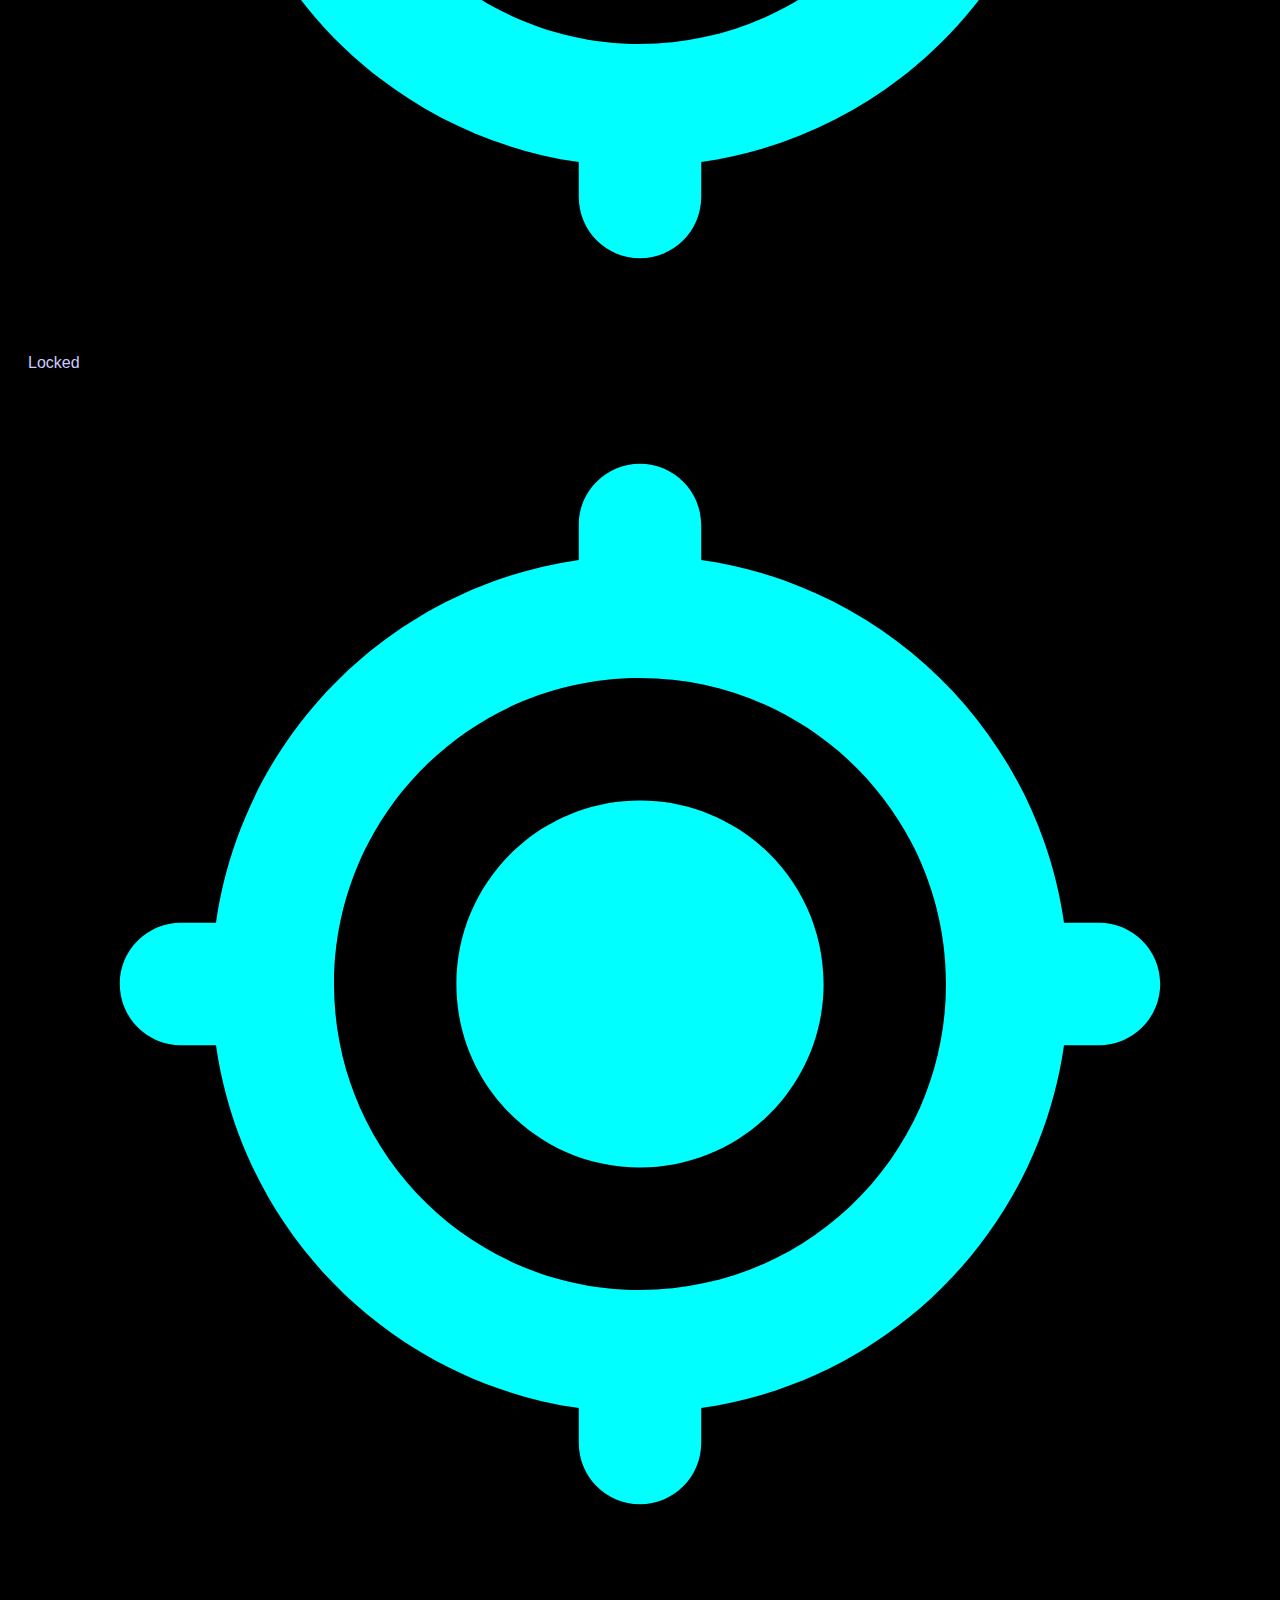
<file: docs/powerups-documentation.html>
<!DOCTYPE html>
<html lang="en">

<head>
    <meta charset="UTF-8">
    <meta name="viewport" content="width=device-width, initial-scale=1.0">
    <title>Power-ups System - Star Eater Documentation</title>
    <link rel="stylesheet" href="../css/docs.css">
    <link rel="icon" type="image/x-icon" href="../favicon.ico">
</head>

<body>
    <header>
        <h1>Power-ups System</h1>
        <p class="subtitle">Special abilities and their activation mechanics</p>
    </header>

    <div class="floating-nav">
        <a href="./game-specification.html" class="floating-btn" title="Main Documentation">
            <i class="fas fa-home"></i>
        </a>
        <a href="#" class="floating-btn top" title="Back to Top">
            <i class="fas fa-arrow-up"></i>
        </a>
    </div>

    <!-- Rest of the file content remains the same -->
    <div class="section">
        <h2>Power-ups Overview</h2>
        <p>Power-ups are special abilities that players can activate to gain temporary advantages, each with unique
            cooldowns and effects.</p>

        <div class="powerups-grid">
            <div class="powerup-card shield">
                <div class="powerup-header">
                    <div class="powerup-icon-large">
                        <img src="../assets/graphics/hud-player-shield.svg" alt="Shield">
                    </div>
                    <div>
                        <h3>Shield</h3>
                        <p>Defensive protection</p>
                    </div>
                </div>
                <div class="powerup-details">
                    <p><strong>Activation:</strong> Q key</p>
                    <p><strong>Effect:</strong> Creates protective shield that freezes enemies on contact</p>
                    <p><strong>Duration:</strong> 10 seconds (15 with Extended Power)</p>
                    <p><strong>Cooldown:</strong> 30 seconds (25 with Extended Power)</p>
                    <p><strong>Freeze Duration:</strong> 2 seconds (3 with Extended Power)</p>
                    <p><strong>Unlock:</strong> Boss 2 (Level 30)</p>
                </div>
                <div class="state-indicators">
                    <div class="state locked">
                        <div class="state-icon">
                            <div class="powerup-icon-sim shield locked">
                                <img src="../assets/graphics/hud-player-shield.svg" alt="Shield Locked">
                            </div>
                        </div>
                        <span>Locked</span>
                    </div>
                    <div class="state ready">
                        <div class="state-icon">
                            <div class="powerup-icon-sim shield ready">
                                <img src="../assets/graphics/hud-player-shield.svg" alt="Shield Ready">
                            </div>
                        </div>
                        <span>Ready</span>
                    </div>
                    <div class="state active">
                        <div class="state-icon">
                            <div class="powerup-icon-sim shield active">
                                <img src="../assets/graphics/hud-player-shield.svg" alt="Shield Active">
                            </div>
                        </div>
                        <span>Active</span>
                    </div>
                    <div class="state cooldown">
                        <div class="state-icon">
                            <div class="powerup-icon-sim shield cooldown">
                                <img src="../assets/graphics/hud-player-shield.svg" alt="Shield Cooldown">
                            </div>
                        </div>
                        <span>Cooldown</span>
                    </div>
                </div>
            </div>

            <div class="powerup-card ion">
                <div class="powerup-header">
                    <div class="powerup-icon-large">
                        <img src="../assets/graphics/hud-player-ion-pulse.svg" alt="Ion Pulse">
                    </div>
                    <div>
                        <h3>Ion Pulse</h3>
                        <p>Area damage</p>
                    </div>
                </div>
                <div class="powerup-details">
                    <p><strong>Activation:</strong> E key</p>
                    <p><strong>Effect:</strong> Damages all enemies within radius</p>
                    <p><strong>Radius:</strong> 225px (300 with Extended Power)</p>
                    <p><strong>Damage:</strong> 1 (2 with Extended Power)</p>
                    <p><strong>Cooldown:</strong> 25 seconds (20 with Extended Power)</p>
                    <p><strong>Unlock:</strong> Boss 3 (Level 45)</p>
                </div>
                <div class="state-indicators">
                    <div class="state locked">
                        <div class="state-icon">
                            <div class="powerup-icon-sim ion locked">
                                <img src="../assets/graphics/hud-player-ion-pulse.svg" alt="Ion Locked">
                            </div>
                        </div>
                        <span>Locked</span>
                    </div>
                    <div class="state ready">
                        <div class="state-icon">
                            <div class="powerup-icon-sim ion ready">
                                <img src="../assets/graphics/hud-player-ion-pulse.svg" alt="Ion Ready">
                            </div>
                        </div>
                        <span>Ready</span>
                    </div>
                    <div class="state cooldown">
                        <div class="state-icon">
                            <div class="powerup-icon-sim ion cooldown">
                                <img src="../assets/graphics/hud-player-ion-pulse.svg" alt="Ion Cooldown">
                            </div>
                        </div>
                        <span>Cooldown</span>
                    </div>
                </div>
            </div>

            <div class="powerup-card radar">
                <div class="powerup-header">
                    <div class="powerup-icon-large">
                        <img src="../assets/graphics/hud-player-radar.svg" alt="Radar">
                    </div>
                    <div>
                        <h3>Radar</h3>
                        <p>Reveal collectables</p>
                    </div>
                </div>
                <div class="powerup-details">
                    <p><strong>Activation:</strong> R key</p>
                    <p><strong>Effect:</strong> Reveals all collectables and predicts bomb spawns</p>
                    <p><strong>Duration:</strong> 5 seconds</p>
                    <p><strong>Cooldown:</strong> 45 seconds</p>
                    <p><strong>Boss Auto-activation:</strong> Levels 30, 45, 60, 75</p>
                    <p><strong>Unlock:</strong> Boss 1 (Level 15)</p>
                </div>
                <div class="state-indicators">
                    <div class="state locked">
                        <div class="state-icon">
                            <div class="powerup-icon-sim radar locked">
                                <img src="../assets/graphics/hud-player-radar.svg" alt="Radar Locked">
                            </div>
                        </div>
                        <span>Locked</span>
                    </div>
                    <div class="state ready">
                        <div class="state-icon">
                            <div class="powerup-icon-sim radar ready">
                                <img src="../assets/graphics/hud-player-radar.svg" alt="Radar Ready">
                            </div>
                        </div>
                        <span>Ready</span>
                    </div>
                    <div class="state active">
                        <div class="state-icon">
                            <div class="powerup-icon-sim radar active">
                                <img src="../assets/graphics/hud-player-radar.svg" alt="Radar Active">
                            </div>
                        </div>
                        <span>Active</span>
                    </div>
                    <div class="state cooldown">
                        <div class="state-icon">
                            <div class="powerup-icon-sim radar cooldown">
                                <img src="../assets/graphics/hud-player-radar.svg" alt="Radar Cooldown">
                            </div>
                        </div>
                        <span>Cooldown</span>
                    </div>
                </div>
            </div>
        </div>
    </div>

    <div class="section">
        <h2>Special Power-ups</h2>
        <div class="powerups-grid">
            <div class="powerup-card starpower">
                <div class="powerup-header">
                    <div class="powerup-icon-large">
                        <img src="../assets/graphics/hud-player-star-power.svg" alt="Star Power">
                    </div>
                    <div>
                        <h3>Star Power</h3>
                        <p>Temporary invincibility</p>
                    </div>
                </div>
                <div class="powerup-details">
                    <p><strong>Activation:</strong> Collect blue stars</p>
                    <p><strong>Effect:</strong> Invincibility, instant enemy destruction</p>
                    <p><strong>Duration:</strong> 10 seconds</p>
                    <p><strong>Visual:</strong> Blue player glow</p>
                    <p><strong>Bonus:</strong> +5 score per enemy destroyed</p>
                </div>
            </div>

            <div class="powerup-card endless">
                <div class="powerup-header">
                    <div class="powerup-icon-large">
                        <img src="../assets/graphics/hud-player-endless-mode.svg" alt="Endless Mode">
                    </div>
                    <div>
                        <h3>Endless Mode</h3>
                        <p>Infinite gameplay</p>
                    </div>
                </div>
                <div class="powerup-details">
                    <p><strong>Activation:</strong> Defeat final boss (Level 75)</p>
                    <p><strong>Effect:</strong> Continues game indefinitely with increasing difficulty</p>
                    <p><strong>Level:</strong> Starts at 76</p>
                    <p><strong>Enemy Types:</strong> All enemy categories mixed randomly</p>
                </div>
            </div>
        </div>
    </div>

    <div class="section">
        <h2>Extended Power System</h2>
        <div class="spec-details">
            <div class="spec-item">
                <h3>Unlock Condition</h3>
                <p>Extended Power is unlocked by defeating Boss 4 (Biohazard Titan) at Level 60, enhancing all existing
                    power-ups:</p>

                <table class="component-table">
                    <thead>
                        <tr>
                            <th>Power-up</th>
                            <th>Base Version</th>
                            <th>Extended Version</th>
                        </tr>
                    </thead>
                    <tbody>
                        <tr>
                            <td>Shield</td>
                            <td>10s duration, 30s cooldown, 2s freeze</td>
                            <td>15s duration, 25s cooldown, 3s freeze</td>
                        </tr>
                        <tr>
                            <td>Ion Pulse</td>
                            <td>225px radius, 1 damage, 25s cooldown</td>
                            <td>300px radius, 2 damage, 20s cooldown</td>
                        </tr>
                        <tr>
                            <td>Radar</td>
                            <td>3s bomb warning</td>
                            <td>5s bomb warning</td>
                        </tr>
                    </tbody>
                </table>
            </div>
        </div>
    </div>

    <div class="section">
        <h2>Boss Radar System</h2>
        <div class="spec-details">
            <div class="spec-item">
                <h3>Automatic Activation</h3>
                <p>During specific boss fights, Radar automatically activates with enhanced behavior:</p>
                <ul class="feature-list">
                    <li><strong>Boss Levels:</strong> 30, 45, 60, 75</li>
                    <li><strong>Duration:</strong> Entire boss fight (999 seconds)</li>
                    <li><strong>Ping Frequency:</strong> Every 2 seconds</li>
                    <li><strong>Features:</strong> Continuous collectable reveal, bomb spawn prediction</li>
                </ul>
            </div>

            <div class="spec-item">
                <h3>Bomb Prediction</h3>
                <ul class="feature-list">
                    <li><strong>Warning Time:</strong> 3 seconds (5 with Extended Power)</li>
                    <li><strong>Prediction:</strong> 3 potential bomb locations</li>
                    <li><strong>Safety Check:</strong> Locations avoid player proximity</li>
                    <li><strong>Visual:</strong> Dashed circle with countdown timer</li>
                </ul>
            </div>
        </div>
    </div>

    <div class="section">
        <h2>Technical Implementation</h2>
        <table class="component-table">
            <thead>
                <tr>
                    <th>Component</th>
                    <th>Description</th>
                    <th>Key Methods</th>
                </tr>
            </thead>
            <tbody>
                <tr>
                    <td>PowerUpManager</td>
                    <td>Main power-up controller</td>
                    <td>update(), activateShield(), activateIonPulse()</td>
                </tr>
                <tr>
                    <td>PowerUpStateManager</td>
                    <td>State tracking and UI synchronization</td>
                    <td>subscribe(), activatePowerUp(), startCooldown()</td>
                </tr>
                <tr>
                    <td>Visual Effects</td>
                    <td>Power-up activation visuals</td>
                    <td>createShieldEffect(), createIonPulseEffect()</td>
                </tr>
                <tr>
                    <td>Collision Detection</td>
                    <td>Shield enemy freezing</td>
                    <td>checkShieldCollisions(), freezeEnemiesInRadius()</td>
                </tr>
            </tbody>
        </table>
    </div>

    <footer>
        <p>Star Eater Game Documentation</p>
        <p class="timestamp">Power-ups System - Last updated: 2024</p>
    </footer>
</body>

</html>
</file>
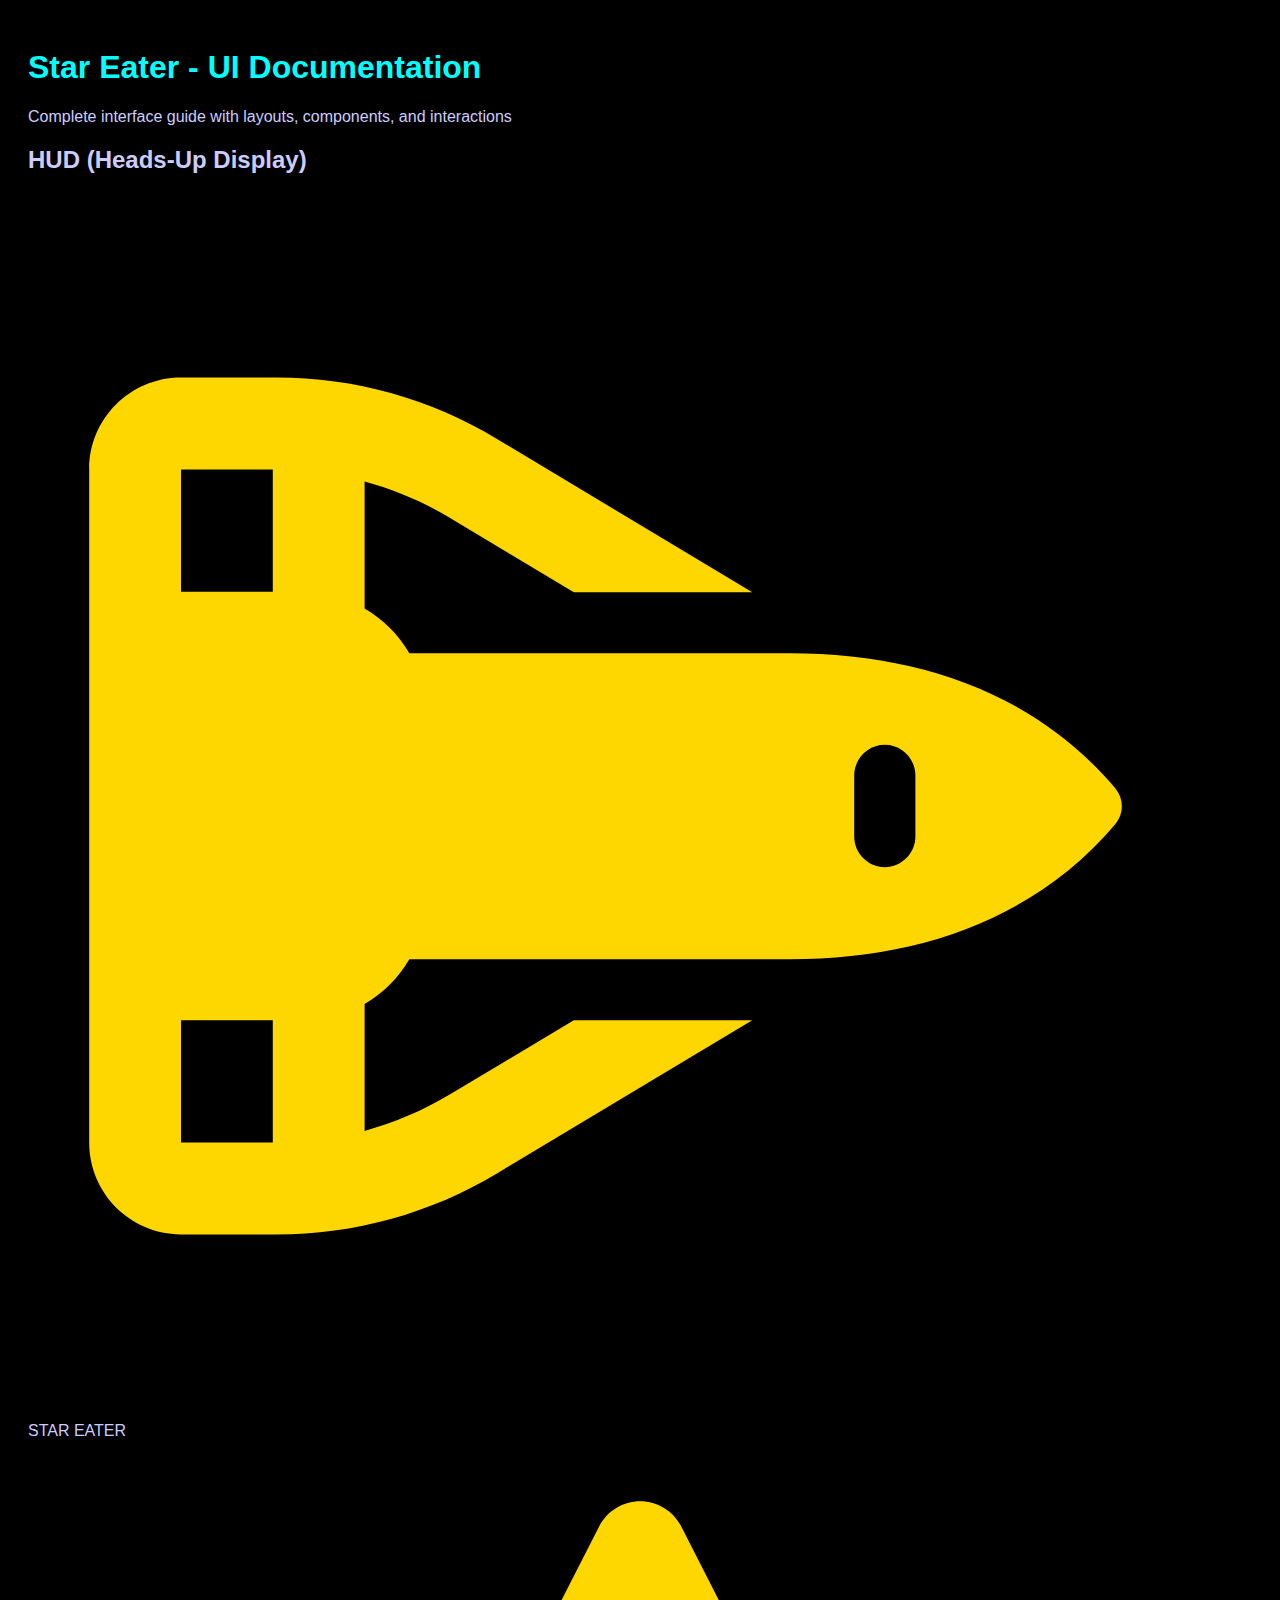
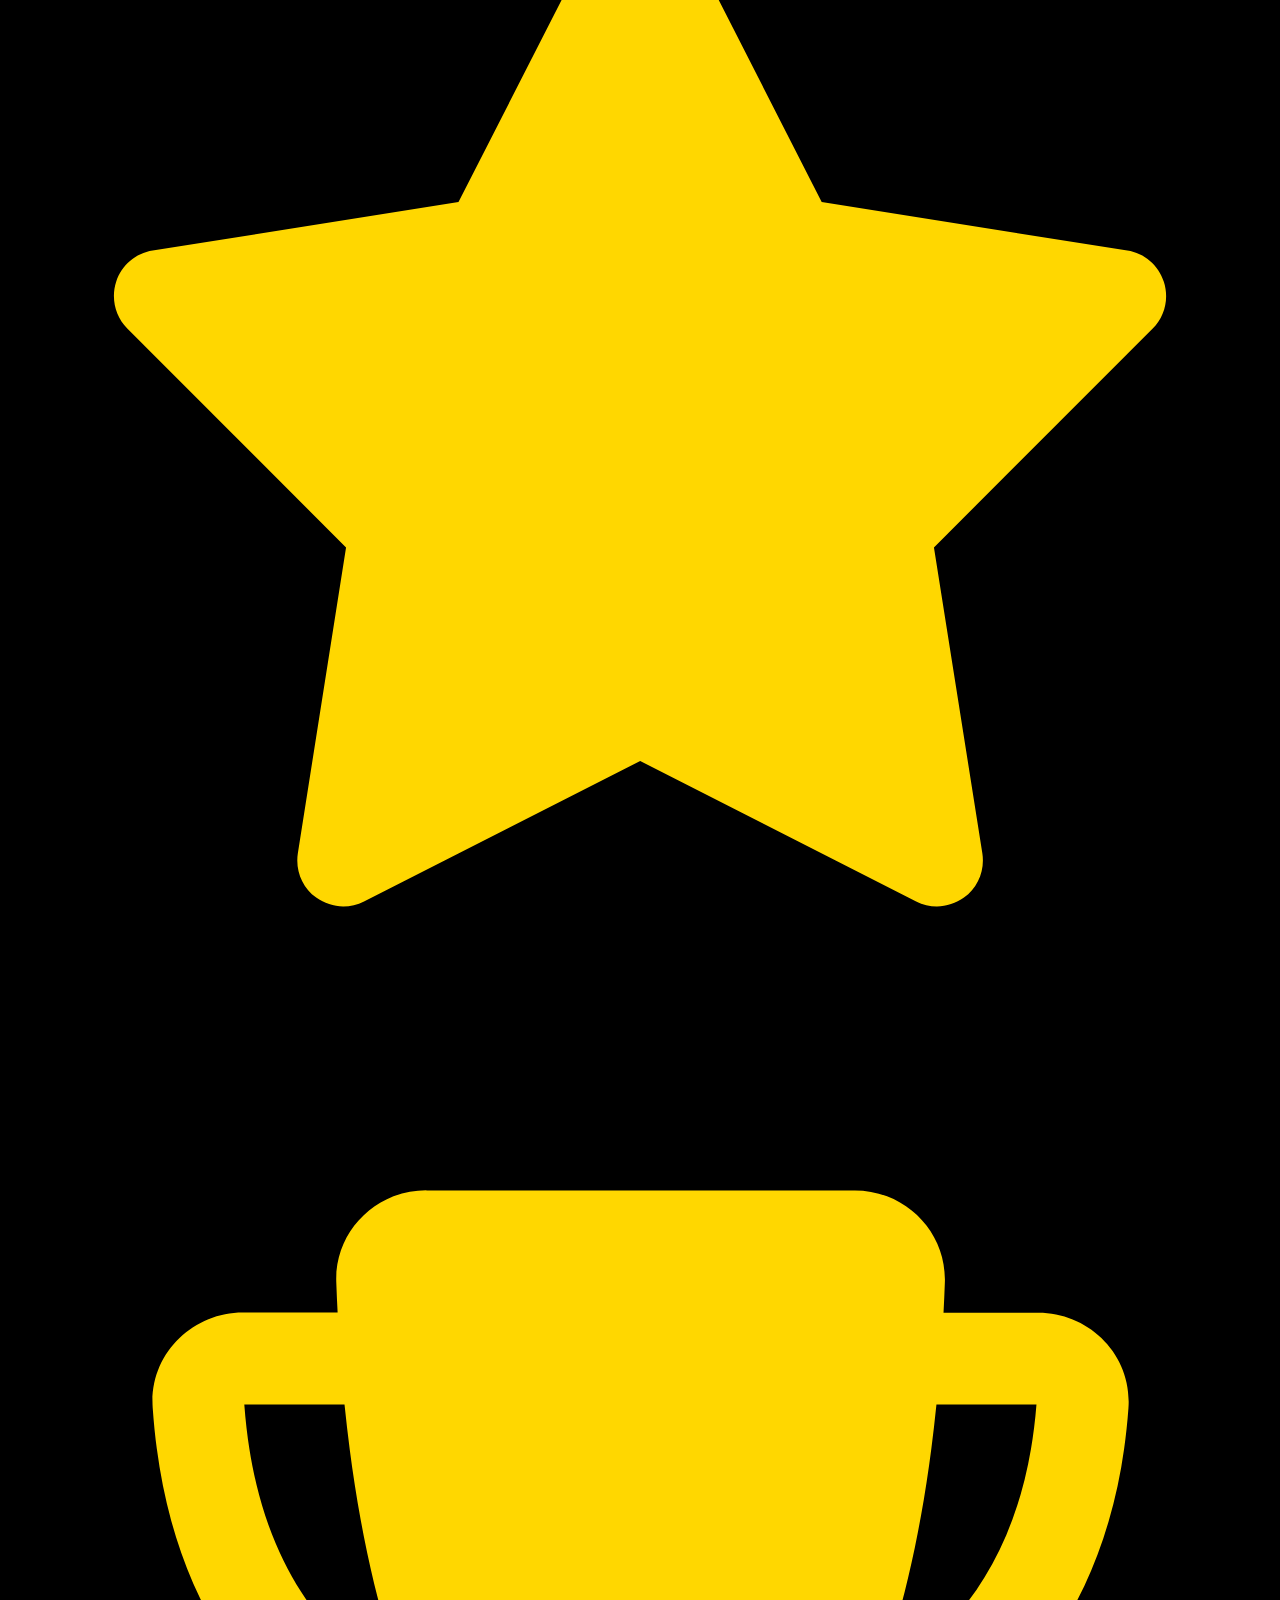
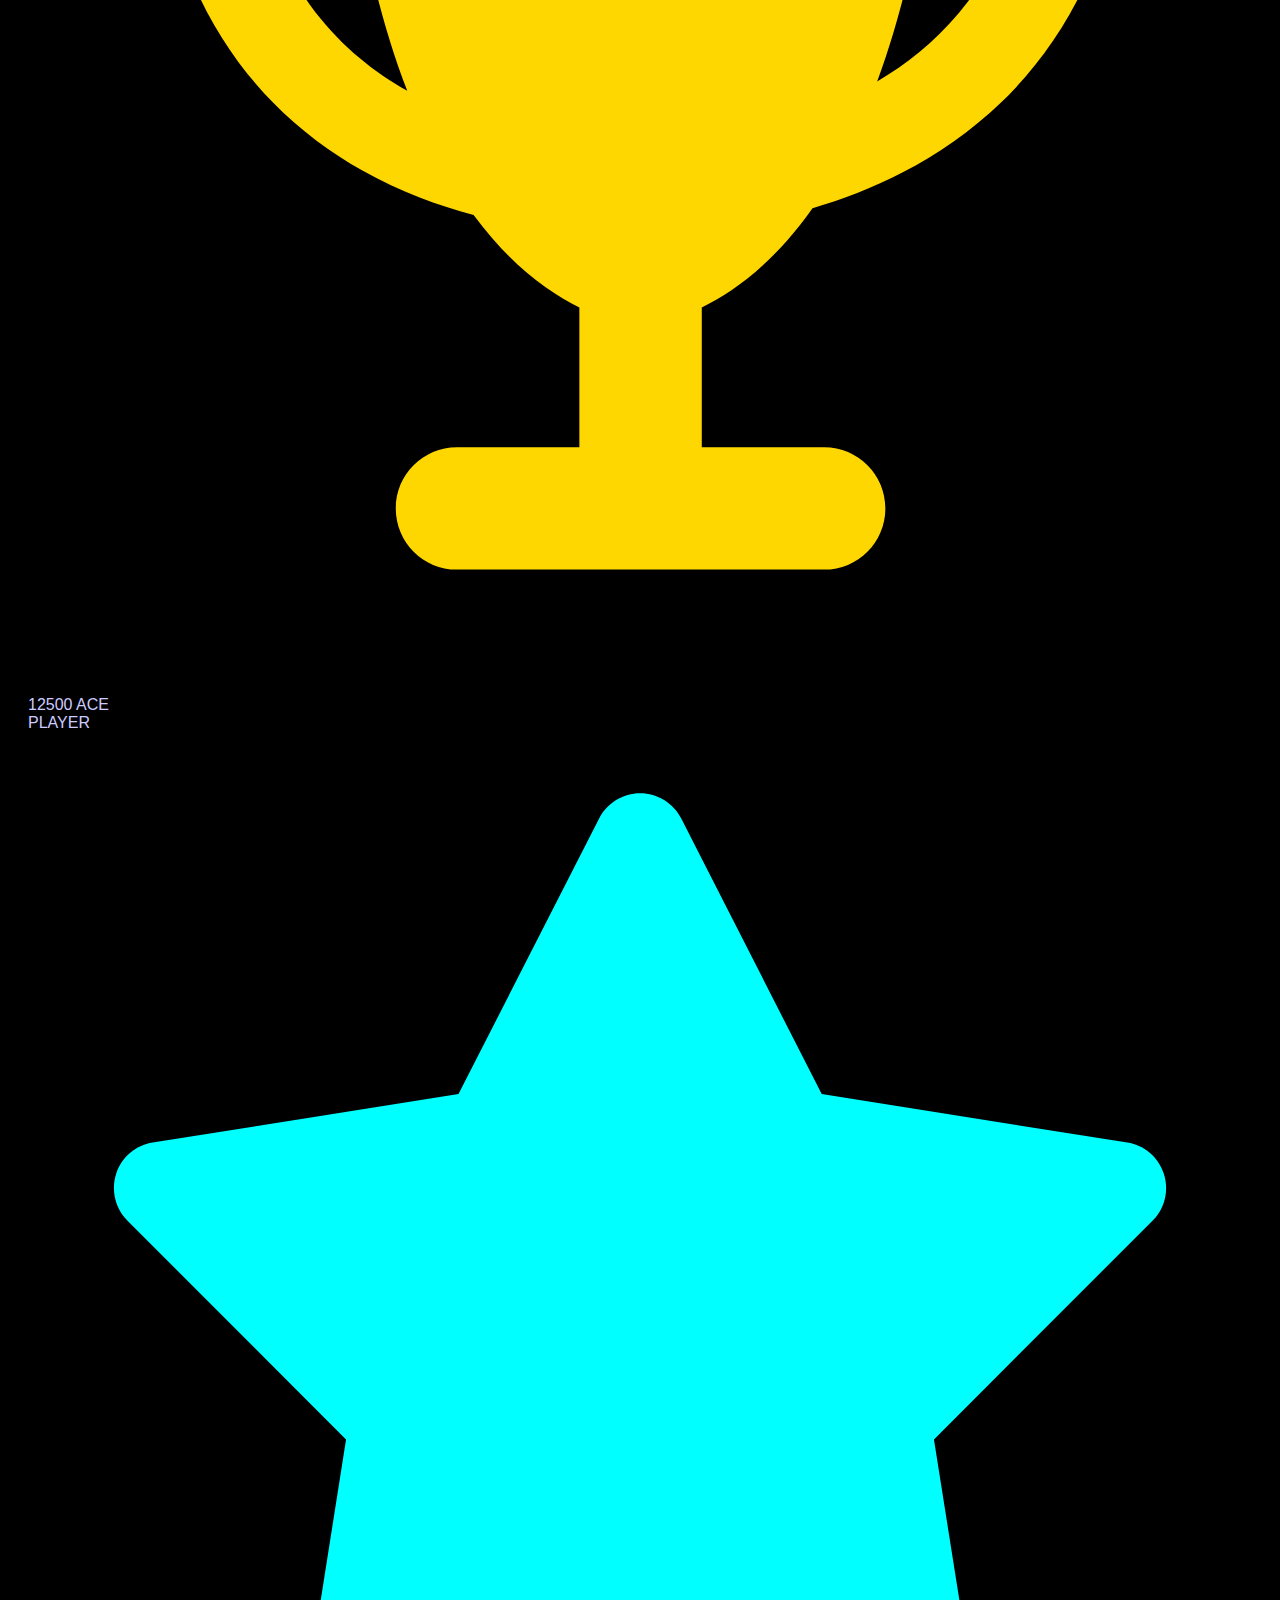
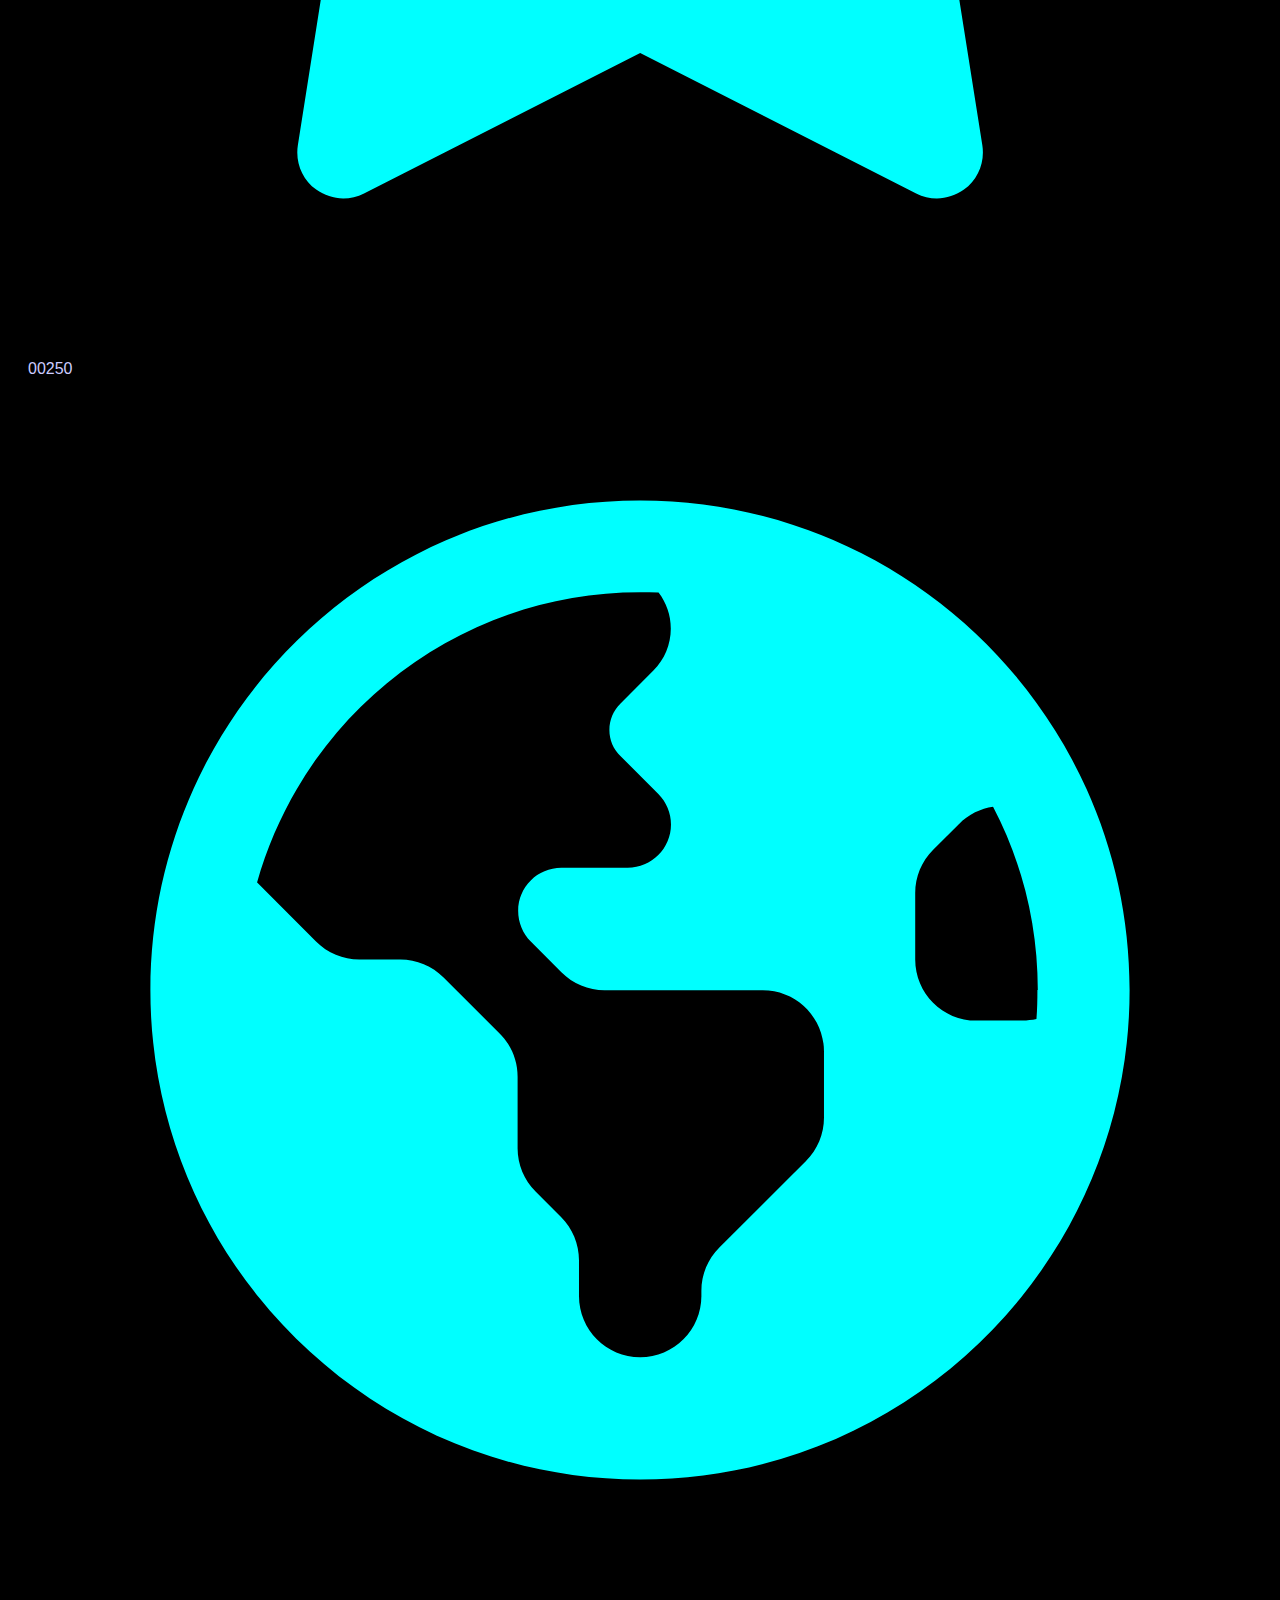
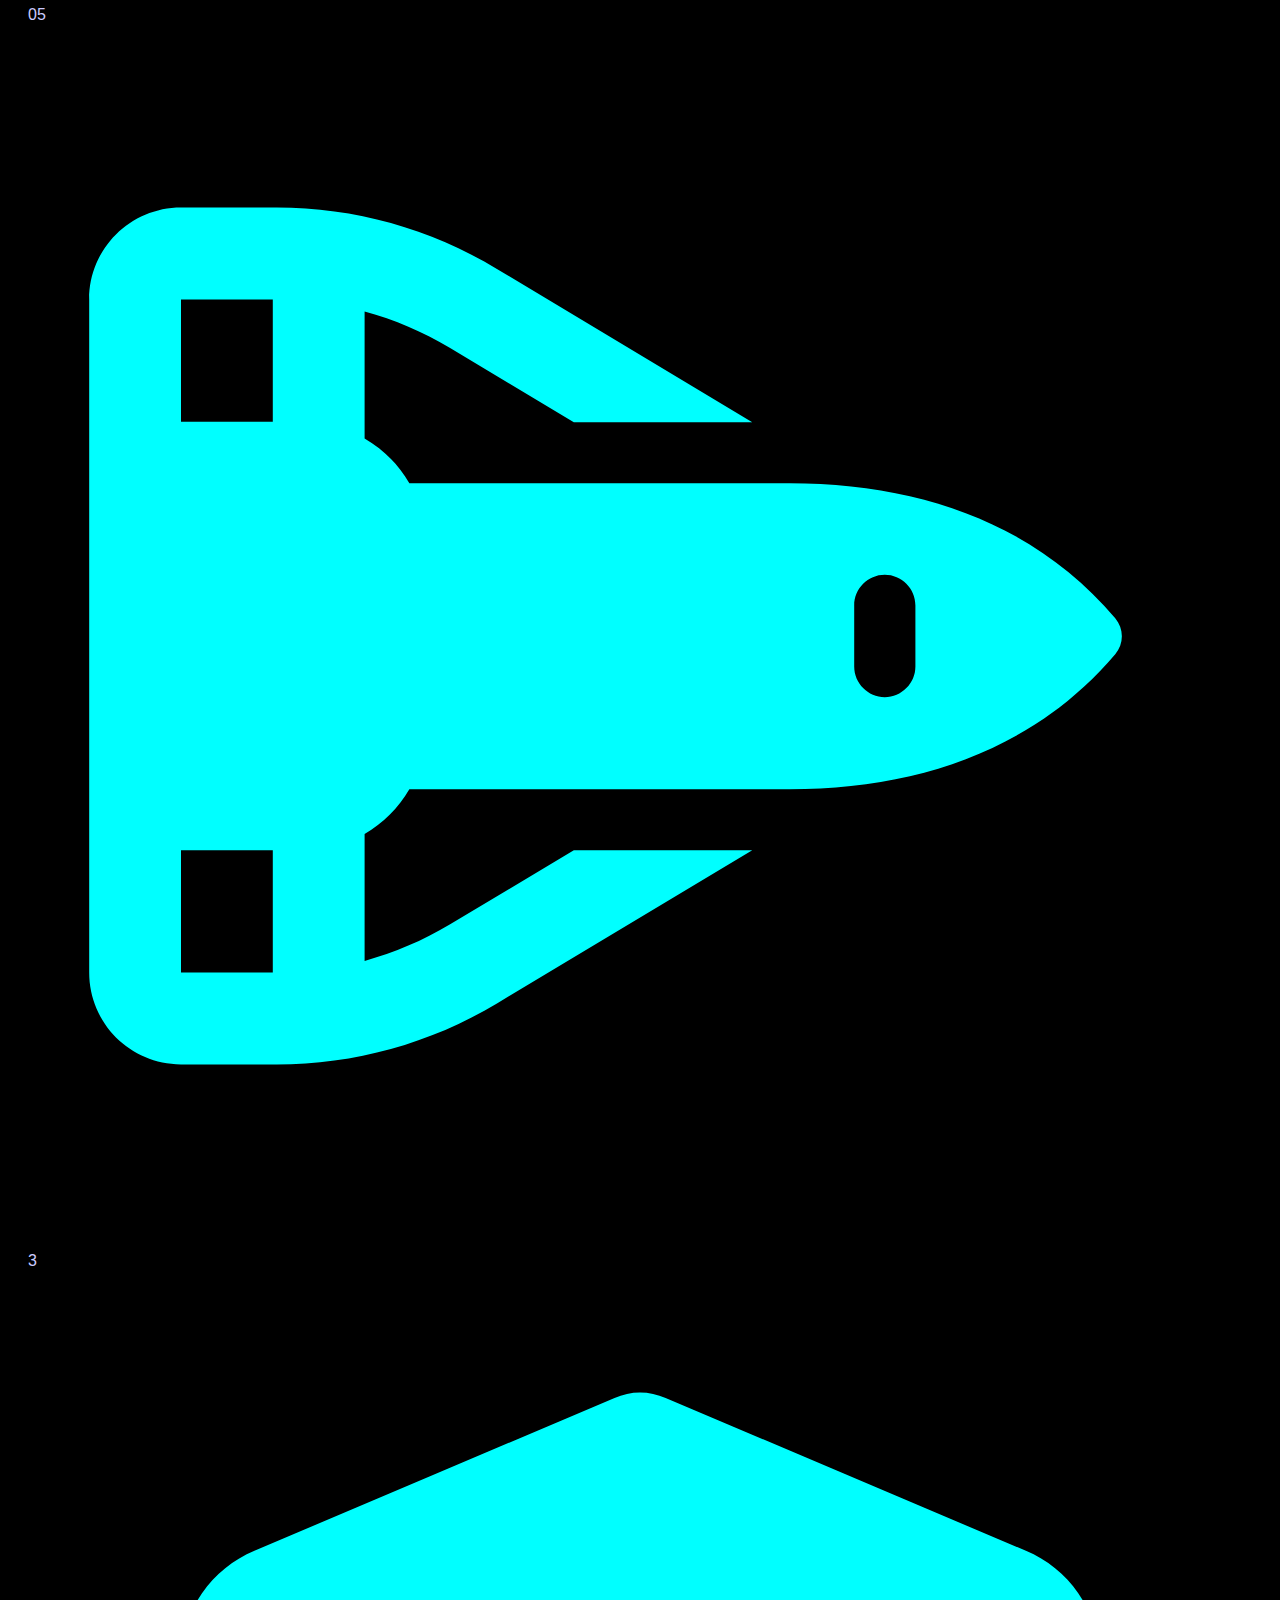
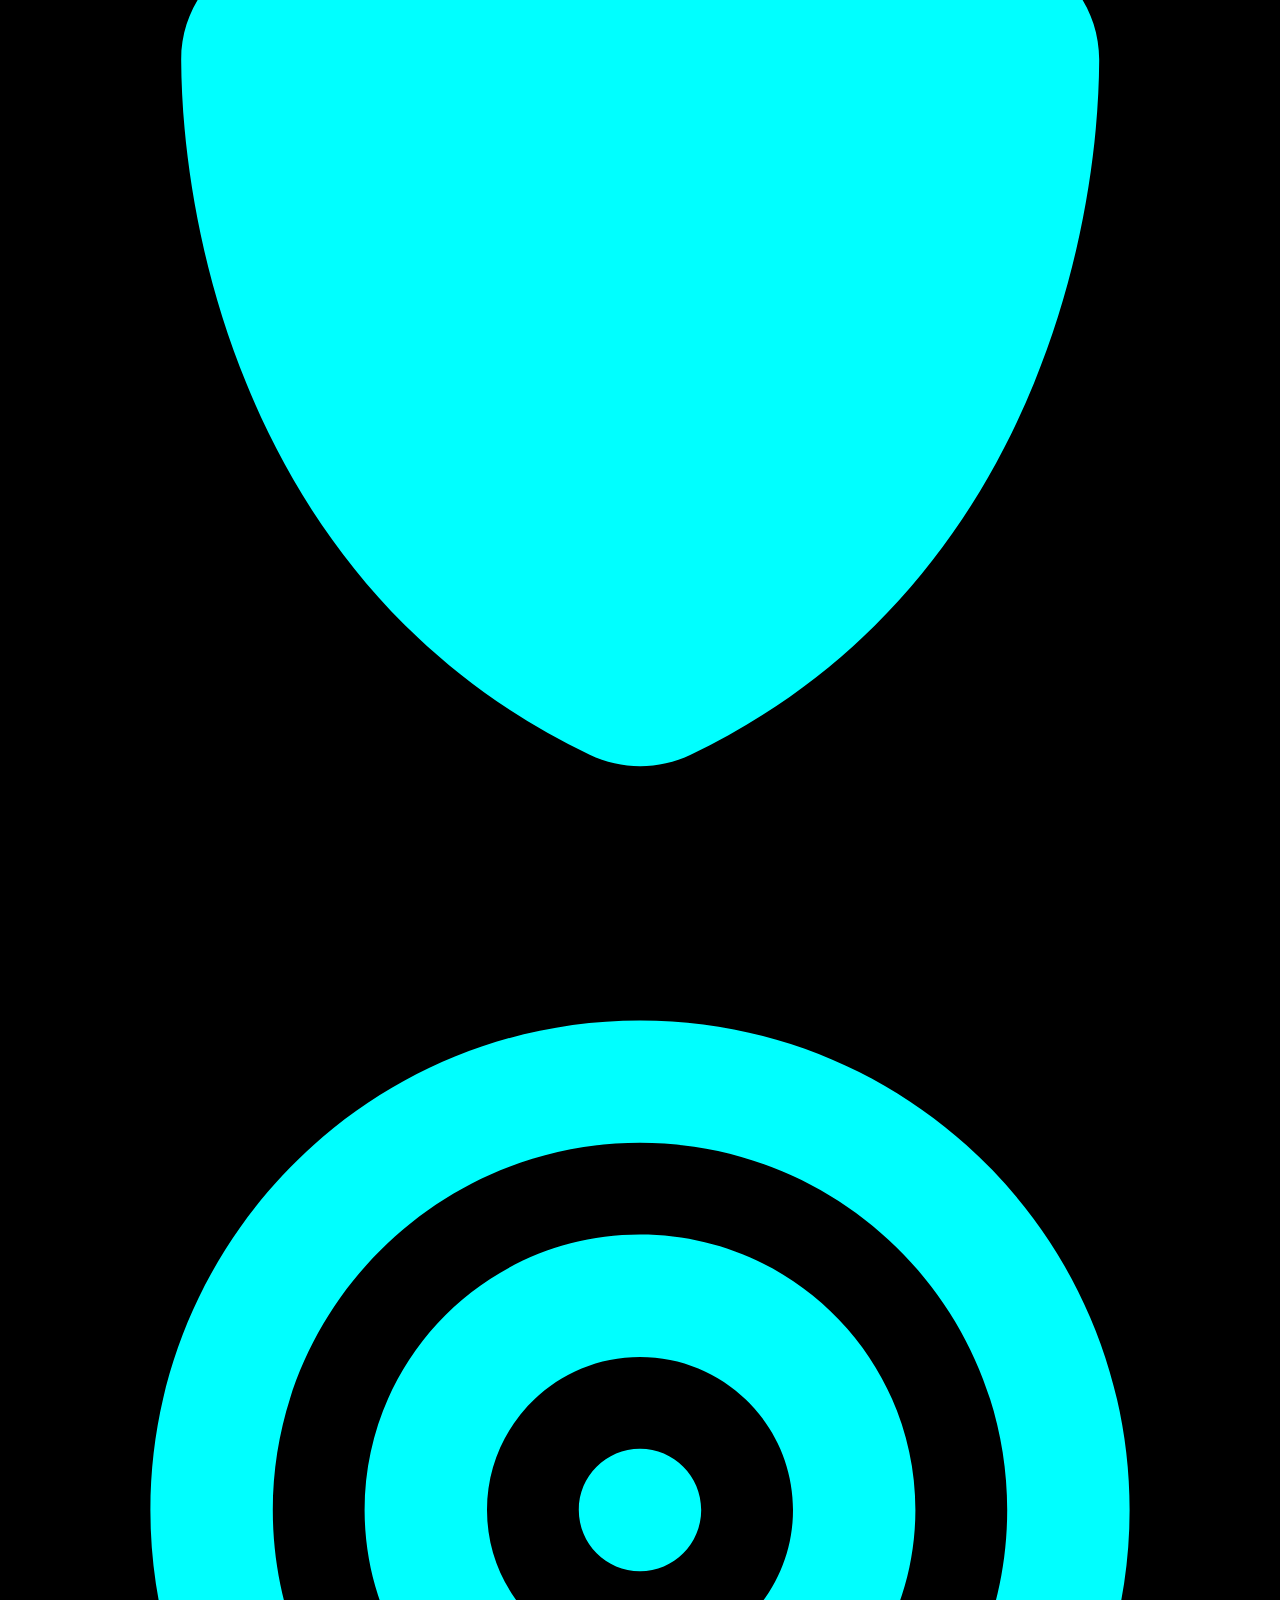
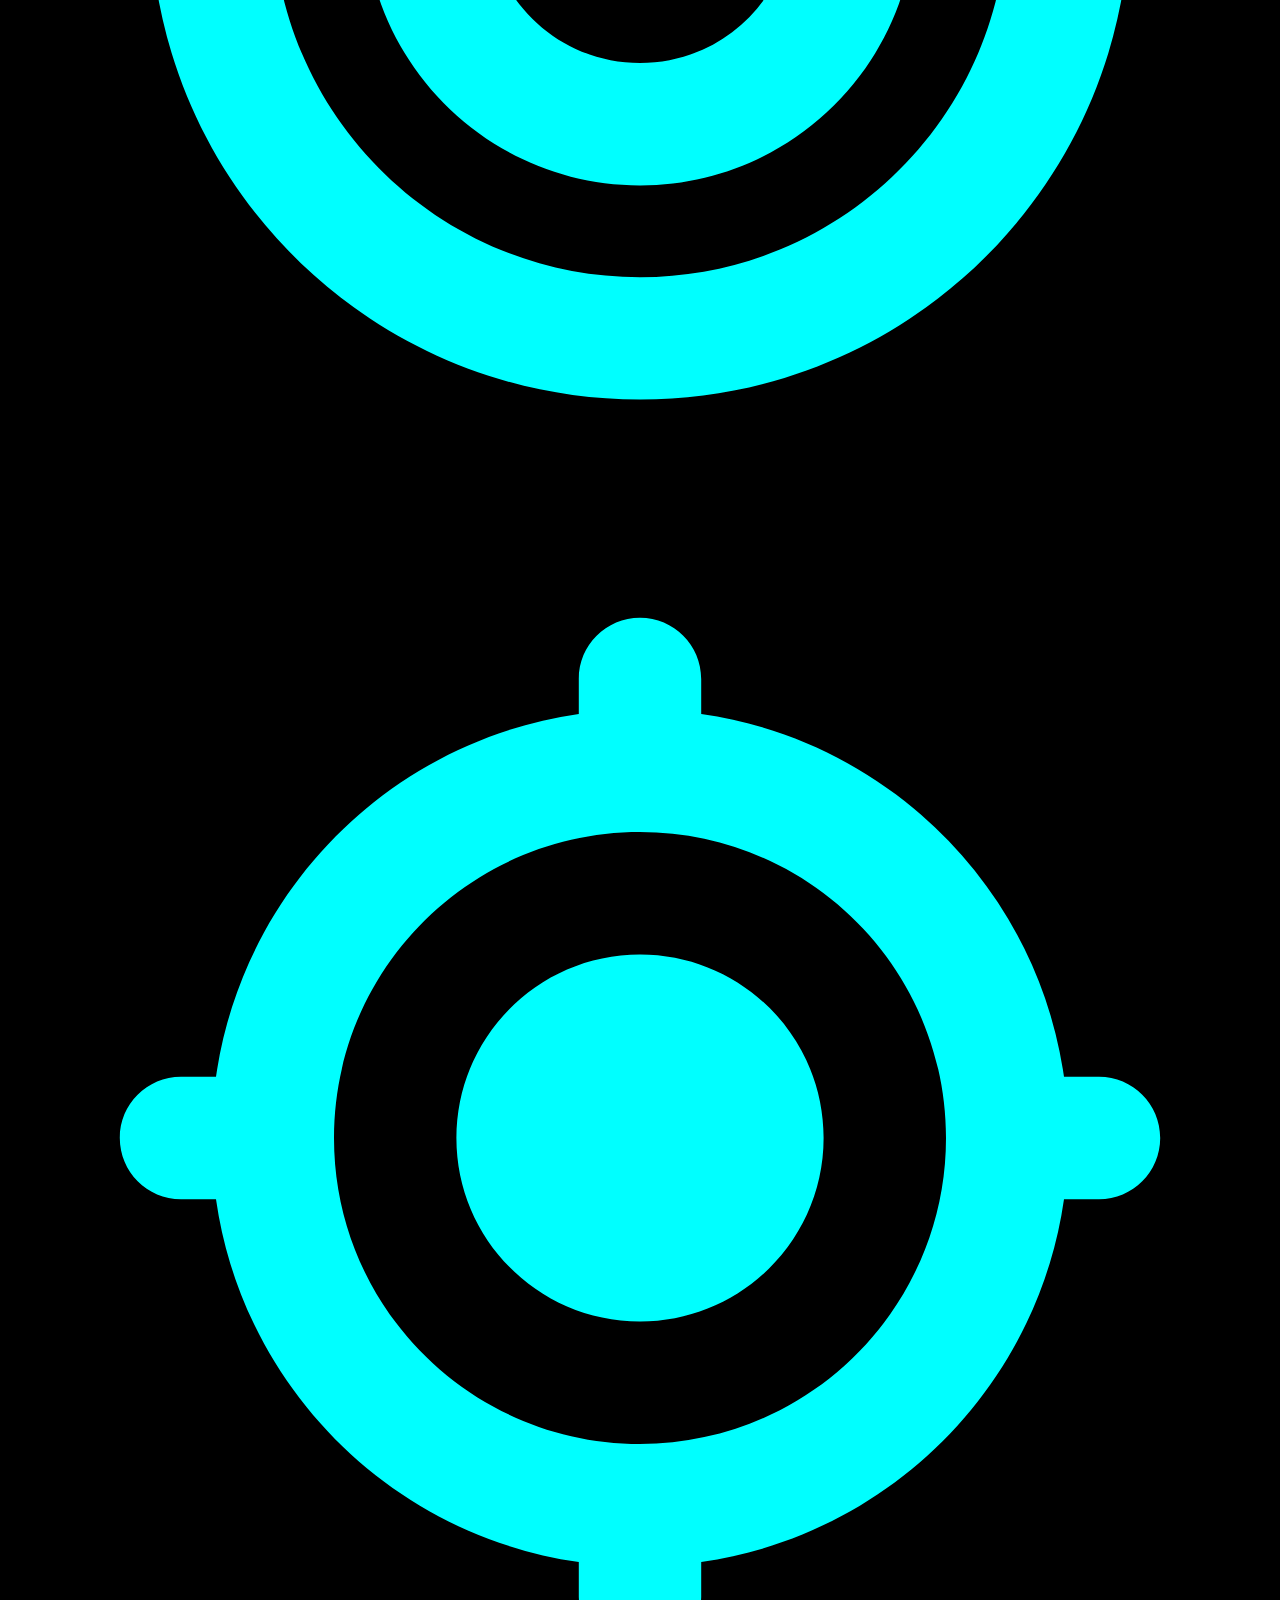
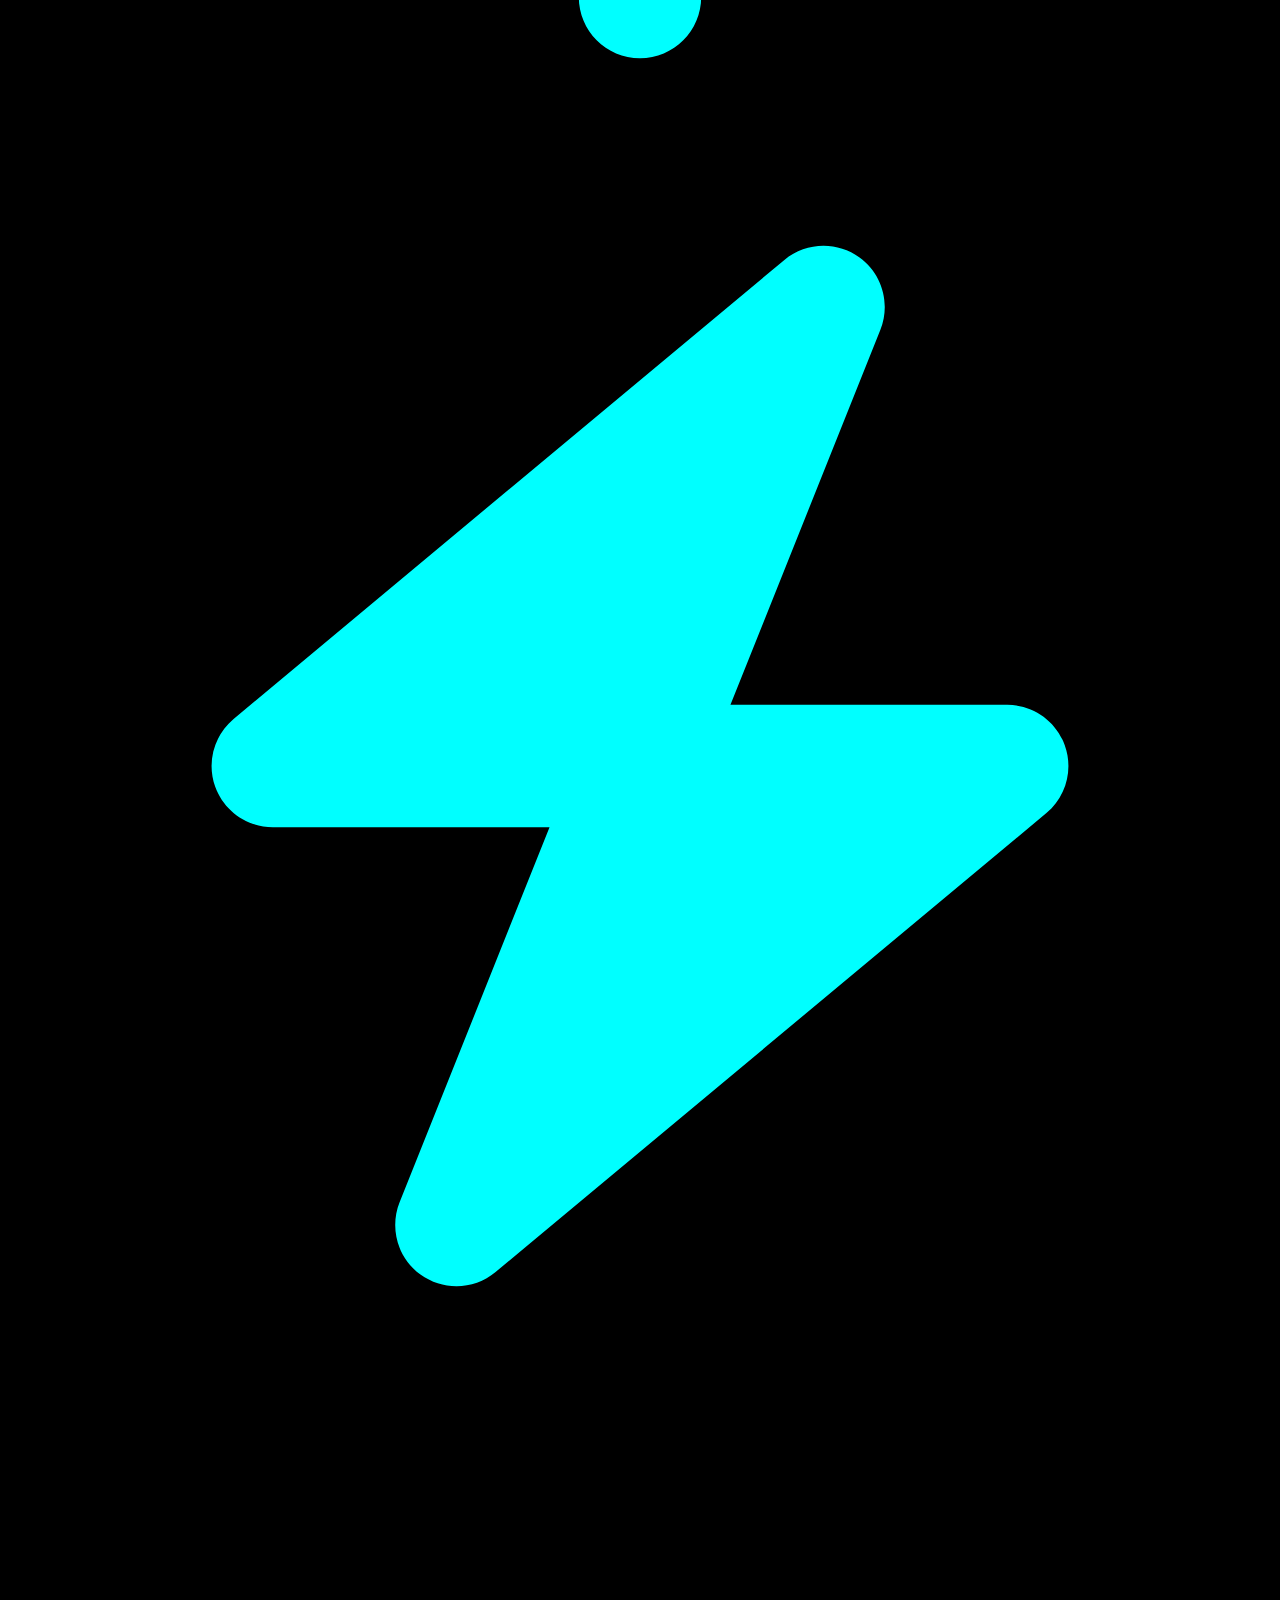
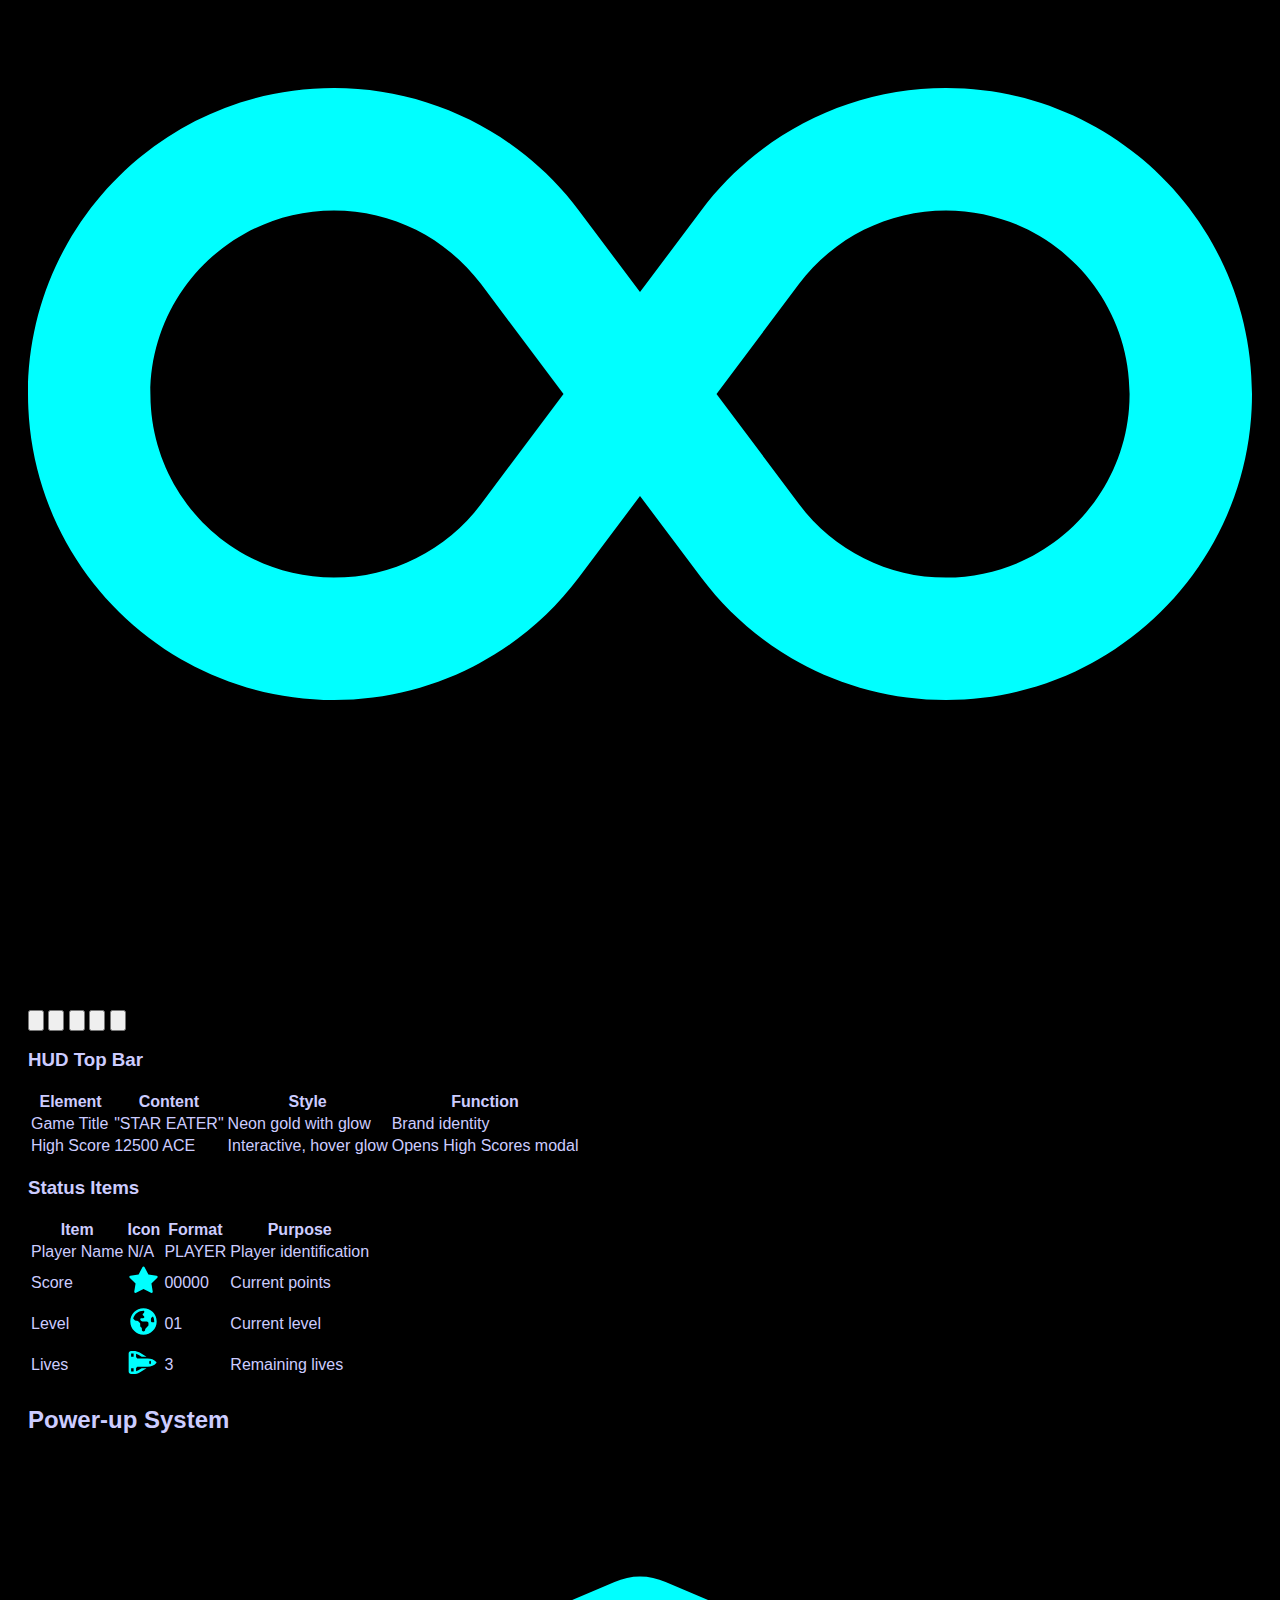
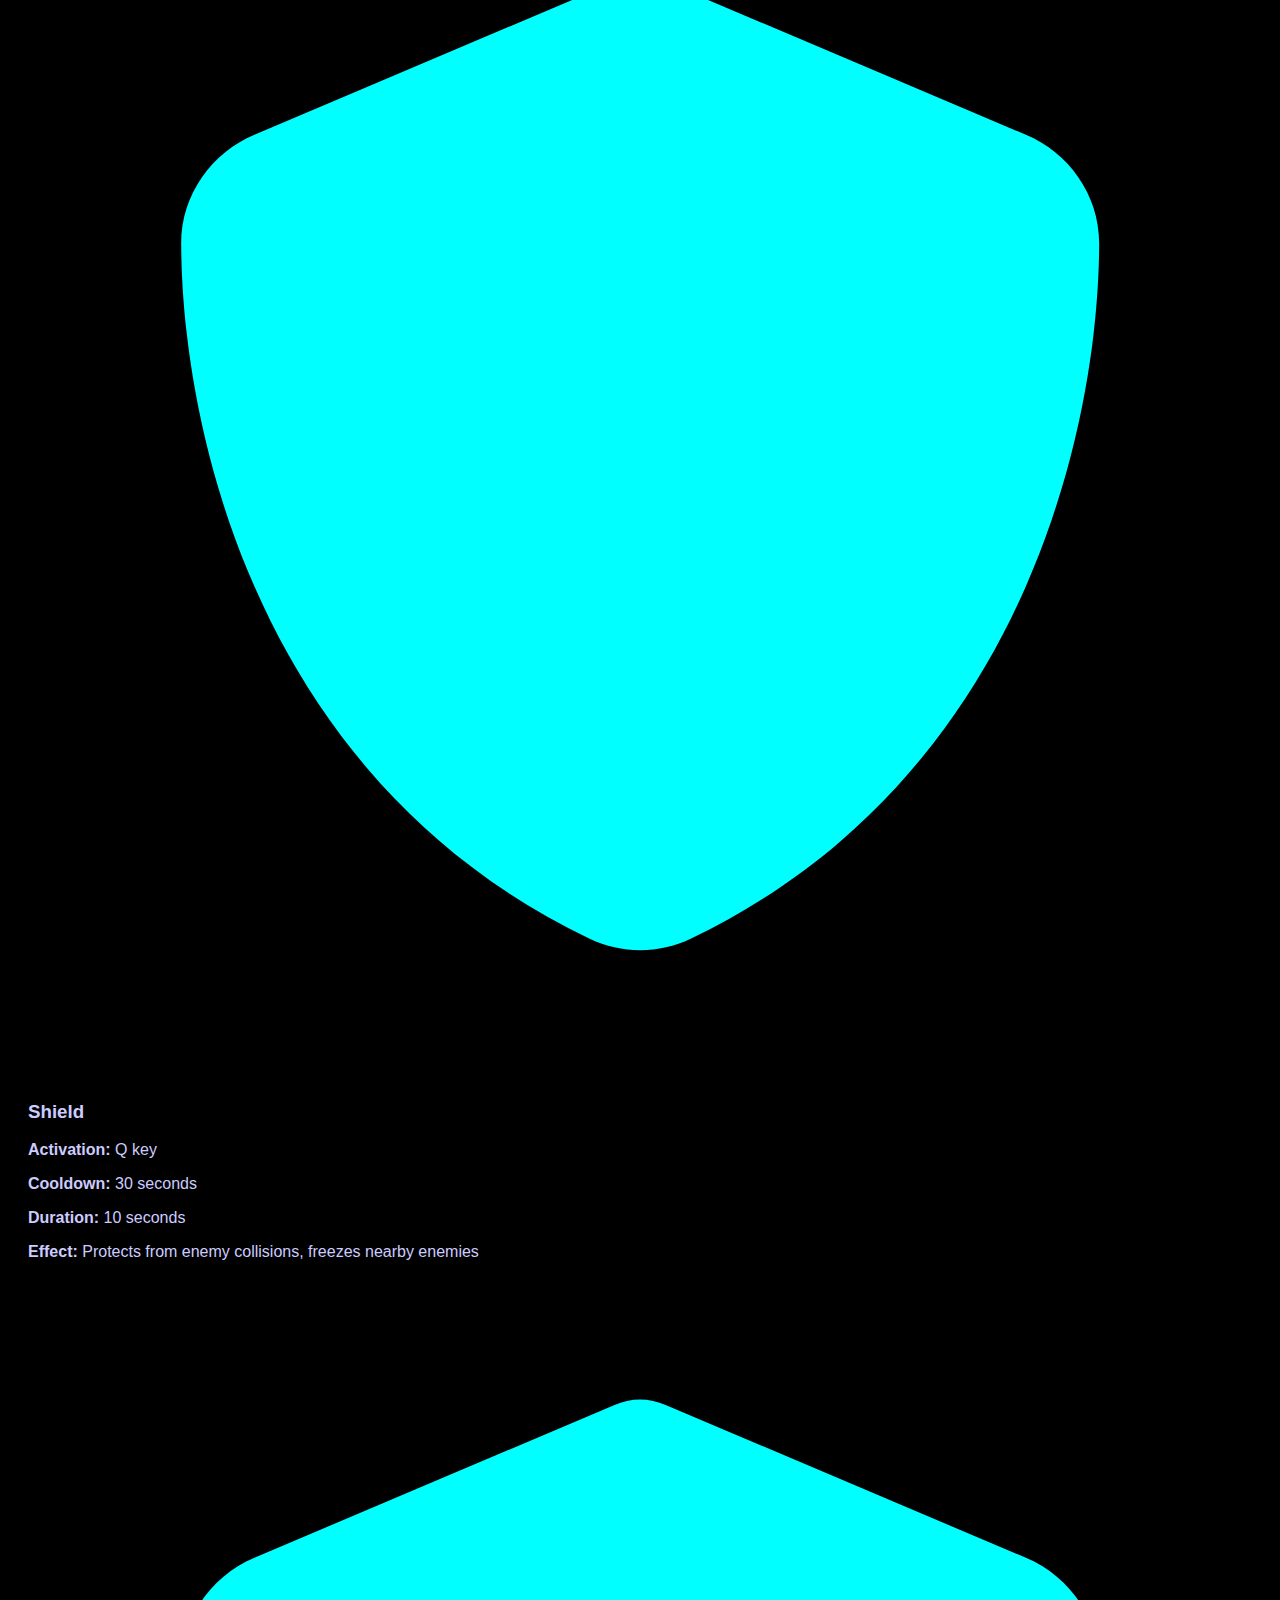
<file: docs/ui-documentation.html>
<!DOCTYPE html>
<html lang="en">

<head>
    <meta charset="UTF-8">
    <meta name="viewport" content="width=device-width, initial-scale=1.0">
    <title>Star Eater - UI Documentation</title>
    <link rel="stylesheet" href="../css/docs.css">
    <link rel="icon" type="image/x-icon" href="../favicon.ico">
</head>

<body>
    <header>
        <h1>Star Eater - UI Documentation</h1>
        <p class="subtitle">Complete interface guide with layouts, components, and interactions</p>
    </header>

    <div class="floating-nav">
        <a href="./game-specification.html" class="floating-btn" title="Main Documentation">
            <i class="fas fa-home"></i>
        </a>
        <a href="#" class="floating-btn top" title="Back to Top">
            <i class="fas fa-arrow-up"></i>
        </a>
    </div>

    <!-- Rest of the file content remains the same -->
    <main>
        <!-- HUD Section -->
        <section id="hud" class="section">
            <h2>HUD (Heads-Up Display)</h2>

            <div class="hud-preview">
                <div class="hud-simulator">
                    <!-- HUD Top Bar -->
                    <div class="hud-top-sim">
                        <div class="hud-left-sim">
                            <span class="icon-sim">
                                <img src="../assets/graphics/hud-top-rocket.svg" alt="Rocket" class="hud-icon">
                            </span>
                            <span class="title-sim">STAR EATER</span>
                            <span class="icon-sim">
                                <img src="../assets/graphics/hud-top-star.svg" alt="Star" class="hud-icon">
                            </span>
                        </div>
                        <div class="hud-right-sim">
                            <span class="icon-sim">
                                <img src="../assets/graphics/hud-top-highscore.svg" alt="High Score" class="hud-icon">
                            </span>
                            <span class="score-sim">12500 ACE</span>
                        </div>
                    </div>

                    <!-- HUD Bottom Bar -->
                    <div class="hud-bottom-sim">
                        <div class="status-left-sim">
                            <div class="player-name-sim">PLAYER</div>
                            <div class="status-item-sim">
                                <span class="icon-sim">
                                    <img src="../assets/graphics/hud-player-score.svg" alt="Score" class="status-icon">
                                </span>
                                <span>00250</span>
                            </div>
                            <div class="status-item-sim">
                                <span class="icon-sim">
                                    <img src="../assets/graphics/hud-player-level.svg" alt="Level" class="status-icon">
                                </span>
                                <span>05</span>
                            </div>
                            <div class="status-item-sim">
                                <span class="icon-sim">
                                    <img src="../assets/graphics/hud-player-life.svg" alt="Lives" class="status-icon">
                                </span>
                                <span>3</span>
                            </div>
                            <div class="powerups-sim">
                                <div class="powerup-icon-sim shield unlocked cooldown"
                                    title="Shield (Q) - 30s cooldown">
                                    <img src="../assets/graphics/hud-player-shield.svg" alt="Shield">
                                </div>
                                <div class="powerup-icon-sim ion unlocked ready" title="Ion Pulse (E) - 25s cooldown">
                                    <img src="../assets/graphics/hud-player-ion-pulse.svg" alt="Ion Pulse">
                                </div>
                                <div class="powerup-icon-sim radar unlocked inactive"
                                    title="Radar - Auto-active on boss levels">
                                    <img src="../assets/graphics/hud-player-radar.svg" alt="Radar">
                                </div>
                                <div class="powerup-icon-sim starpower unlocked inactive"
                                    title="Star Power - Invincibility">
                                    <img src="../assets/graphics/hud-player-star-power.svg" alt="Star Power">
                                </div>
                                <div class="powerup-icon-sim endless locked" title="Endless Mode">
                                    <img src="../assets/graphics/hud-player-endless-mode.svg" alt="Endless Mode">
                                </div>
                            </div>
                        </div>

                        <div class="controls-right-sim">
                            <button class="control-btn-sim" title="Play/Pause">
                                <img src="../assets/graphics/hud-controls-pause.svg" alt="Pause" class="control-icon">
                            </button>
                            <button class="control-btn-sim" title="Restart">
                                <img src="../assets/graphics/hud-controls-restart.svg" alt="Restart"
                                    class="control-icon">
                            </button>
                            <button class="control-btn-sim" title="Sound On">
                                <img src="../assets/graphics/hud-controls-sound-on.svg" alt="Sound On"
                                    class="control-icon">
                            </button>
                            <button class="control-btn-sim" title="Info">
                                <img src="../assets/graphics/hud-controls-info.svg" alt="Info" class="control-icon">
                            </button>
                            <button class="control-btn-sim" title="High Scores">
                                <img src="../assets/graphics/hud-top-highscore.svg" alt="High Scores"
                                    class="control-icon">
                            </button>
                        </div>
                    </div>
                </div>
            </div>

            <div class="hud-details">
                <div class="detail-column">
                    <h3>HUD Top Bar</h3>
                    <table class="component-table">
                        <thead>
                            <tr>
                                <th>Element</th>
                                <th>Content</th>
                                <th>Style</th>
                                <th>Function</th>
                            </tr>
                        </thead>
                        <tbody>
                            <tr>
                                <td>Game Title</td>
                                <td>"STAR EATER"</td>
                                <td>Neon gold with glow</td>
                                <td>Brand identity</td>
                            </tr>
                            <tr>
                                <td>High Score</td>
                                <td>12500 ACE</td>
                                <td>Interactive, hover glow</td>
                                <td>Opens High Scores modal</td>
                            </tr>
                        </tbody>
                    </table>
                </div>

                <div class="detail-column">
                    <h3>Status Items</h3>
                    <table class="component-table">
                        <thead>
                            <tr>
                                <th>Item</th>
                                <th>Icon</th>
                                <th>Format</th>
                                <th>Purpose</th>
                            </tr>
                        </thead>
                        <tbody>
                            <tr>
                                <td>Player Name</td>
                                <td>N/A</td>
                                <td>PLAYER</td>
                                <td>Player identification</td>
                            </tr>
                            <tr>
                                <td>Score</td>
                                <td><img src="../assets/graphics/hud-player-score.svg" alt="Score" class="table-icon">
                                </td>
                                <td>00000</td>
                                <td>Current points</td>
                            </tr>
                            <tr>
                                <td>Level</td>
                                <td><img src="../assets/graphics/hud-player-level.svg" alt="Level" class="table-icon">
                                </td>
                                <td>01</td>
                                <td>Current level</td>
                            </tr>
                            <tr>
                                <td>Lives</td>
                                <td><img src="../assets/graphics/hud-player-life.svg" alt="Lives" class="table-icon">
                                </td>
                                <td>3</td>
                                <td>Remaining lives</td>
                            </tr>
                        </tbody>
                    </table>
                </div>
            </div>
        </section>

        <!-- Power-up System Section -->
        <section id="powerups" class="section">
            <h2>Power-up System</h2>

            <div class="powerups-grid">
                <!-- Shield Power-up -->
                <div class="powerup-card shield">
                    <div class="powerup-header">
                        <div class="powerup-icon-large">
                            <img src="../assets/graphics/hud-player-shield.svg" alt="Shield">
                        </div>
                        <h3>Shield</h3>
                    </div>
                    <div class="powerup-details">
                        <p><strong>Activation:</strong> Q key</p>
                        <p><strong>Cooldown:</strong> 30 seconds</p>
                        <p><strong>Duration:</strong> 10 seconds</p>
                        <p><strong>Effect:</strong> Protects from enemy collisions, freezes nearby enemies</p>
                    </div>
                    <div class="state-indicators">
                        <div class="state">
                            <div class="state-icon">
                                <div class="powerup-icon-sim shield locked">
                                    <img src="../assets/graphics/hud-player-shield.svg" alt="Shield">
                                </div>
                            </div>
                        </div>
                        <div class="state">
                            <div class="state-icon">
                                <div class="powerup-icon-sim shield ready">
                                    <img src="../assets/graphics/hud-player-shield.svg" alt="Shield">
                                </div>
                            </div>
                        </div>
                        <div class="state">
                            <div class="state-icon">
                                <div class="powerup-icon-sim shield cooldown">
                                    <img src="../assets/graphics/hud-player-shield.svg" alt="Shield">
                                </div>
                            </div>
                        </div>
                        <div class="state">
                            <div class="state-icon">
                                <div class="powerup-icon-sim shield cooldown">
                                    <img src="../assets/graphics/hud-player-shield.svg" alt="Shield">
                                </div>
                            </div>
                        </div>
                    </div>
                </div>

                <!-- Ion Pulse Power-up -->
                <div class="powerup-card ion">
                    <div class="powerup-header">
                        <div class="powerup-icon-large">
                            <img src="../assets/graphics/hud-player-ion-pulse.svg" alt="Ion Pulse">
                        </div>
                        <h3>Ion Pulse</h3>
                    </div>
                    <div class="powerup-details">
                        <p><strong>Activation:</strong> E key</p>
                        <p><strong>Cooldown:</strong> 25 seconds</p>
                        <p><strong>Effect:</strong> Instant area damage to nearby enemies</p>
                    </div>
                    <div class="state-indicators">
                        <div class="state">
                            <div class="state-icon">
                                <div class="powerup-icon-sim ion locked">
                                    <img src="../assets/graphics/hud-player-ion-pulse.svg" alt="Ion Pulse">
                                </div>
                            </div>
                        </div>
                        <div class="state">
                            <div class="state-icon">
                                <div class="powerup-icon-sim ion ready">
                                    <img src="../assets/graphics/hud-player-ion-pulse.svg" alt="Ion Pulse">
                                </div>
                            </div>
                        </div>
                        <div class="state">
                            <div class="state-icon">
                                <div class="powerup-icon-sim ion cooldown">
                                    <img src="../assets/graphics/hud-player-ion-pulse.svg" alt="Ion Pulse">
                                </div>
                            </div>
                        </div>
                    </div>
                </div>

                <!-- Radar Power-up -->
                <div class="powerup-card radar">
                    <div class="powerup-header">
                        <div class="powerup-icon-large">
                            <img src="../assets/graphics/hud-player-radar.svg" alt="Radar">
                        </div>
                        <h3>Radar</h3>
                    </div>
                    <div class="powerup-details">
                        <p><strong>Activation:</strong> Automatic on boss levels</p>
                        <p><strong>Duration:</strong> Entire boss level</p>
                        <p><strong>Effect:</strong> Reveals collectibles and bomb spawns</p>
                        <p><strong>Note:</strong> Inactive on non-boss levels</p>
                    </div>
                    <div class="state-indicators">
                        <div class="state">
                            <div class="state-icon">
                                <div class="powerup-icon-sim radar locked">
                                    <img src="../assets/graphics/hud-player-radar.svg" alt="Radar">
                                </div>
                            </div>
                        </div>
                        <div class="state">
                            <div class="state-icon">
                                <div class="powerup-icon-sim radar active">
                                    <img src="../assets/graphics/hud-player-radar.svg" alt="Radar">
                                </div>
                            </div>
                        </div>
                    </div>
                </div>

                <!-- Star Power Power-up -->
                <div class="powerup-card starpower">
                    <div class="powerup-header">
                        <div class="powerup-icon-large">
                            <img src="../assets/graphics/hud-player-star-power.svg" alt="Star Power">
                        </div>
                        <h3>Star Power</h3>
                    </div>
                    <div class="powerup-details">
                        <p><strong>Activation:</strong> Blue Star collectible</p>
                        <p><strong>Duration:</strong> 10 seconds</p>
                        <p><strong>Effect:</strong> Invincibility, destroys enemies on contact</p>
                    </div>
                    <div class="state-indicators">
                        <div class="state">
                            <div class="state-icon">
                                <div class="powerup-icon-sim starpower inactive">
                                    <img src="../assets/graphics/hud-player-star-power.svg" alt="Star Power">
                                </div>
                            </div>
                        </div>
                        <div class="state">
                            <div class="state-icon">
                                <div class="powerup-icon-sim starpower cooldown">
                                    <img src="../assets/graphics/hud-player-star-power.svg" alt="Star Power">
                                </div>
                            </div>
                        </div>
                    </div>
                </div>

                <!-- Endless Mode Power-up -->
                <div class="powerup-card endless">
                    <div class="powerup-header">
                        <div class="powerup-icon-large">
                            <img src="../assets/graphics/hud-player-endless-mode.svg" alt="Endless Mode">
                        </div>
                        <h3>Endless Mode</h3>
                    </div>
                    <div class="powerup-details">
                        <p><strong>Unlock:</strong> Defeat Cosmic Horror boss</p>
                        <p><strong>Effect:</strong> Continuous gameplay after main story</p>
                    </div>
                    <div class="state-indicators">
                        <div class="state">
                            <div class="state-icon">
                                <div class="powerup-icon-sim endless locked">
                                    <img src="../assets/graphics/hud-player-endless-mode.svg" alt="Endless Mode">
                                </div>
                            </div>
                        </div>
                        <div class="state">
                            <div class="state-icon">
                                <div class="powerup-icon-sim endless active">
                                    <img src="../assets/graphics/hud-player-endless-mode.svg" alt="Endless Mode">
                                </div>
                            </div>
                        </div>
                    </div>
                </div>
            </div>
        </section>

        <!-- Control Buttons Section -->
        <section id="controls" class="section">
            <h2>Control Buttons</h2>

            <div class="controls-grid">
                <!-- Play/Pause Button -->
                <div class="control-card">
                    <div class="control-icon">
                        <img src="../assets/graphics/hud-controls-pause.svg" alt="Play/Pause">
                    </div>
                    <h3>Play/Pause</h3>
                    <p><strong>ID:</strong> play-pause-btn</p>
                    <p><strong>Icons:</strong>
                        <img src="../assets/graphics/hud-controls-pause.svg" alt="Pause" class="inline-icon"> (Pause) /
                        <img src="../assets/graphics/hud-controls-play.svg" alt="Play" class="inline-icon"> (Play)
                    </p>
                    <p><strong>Start State:</strong> Pause icon visible</p>
                    <p><strong>Function:</strong> Toggles game state</p>
                    <div class="state-showcase">
                        <span class="state-badge playing">Playing</span>
                        <span class="state-badge paused">Paused</span>
                    </div>
                </div>

                <!-- Restart Button -->
                <div class="control-card">
                    <div class="control-icon">
                        <img src="../assets/graphics/hud-controls-restart.svg" alt="Restart">
                    </div>
                    <h3>Restart</h3>
                    <p><strong>ID:</strong> restart-btn</p>
                    <p><strong>Icon:</strong>
                        <img src="../assets/graphics/hud-controls-restart.svg" alt="Restart" class="inline-icon">
                    </p>
                    <p><strong>Function:</strong> Restarts current game</p>
                    <p><strong>Style:</strong> Cyan border, hover glow</p>
                </div>

                <!-- Sound Toggle Button -->
                <div class="control-card">
                    <div class="control-icon">
                        <img src="../assets/graphics/hud-controls-sound-on.svg" alt="Sound">
                    </div>
                    <h3>Sound Toggle</h3>
                    <p><strong>ID:</strong> sound-btn</p>
                    <p><strong>Icons:</strong>
                        <img src="../assets/graphics/hud-controls-sound-on.svg" alt="Sound On" class="inline-icon"> (On)
                        /
                        <img src="../assets/graphics/hud-controls-sound-off.svg" alt="Sound Off" class="inline-icon">
                        (Off)
                    </p>
                    <p><strong>Start State:</strong> Sound On</p>
                    <p><strong>Function:</strong> Toggles audio</p>
                    <div class="state-showcase">
                        <span class="state-badge sound-on">Sound On</span>
                        <span class="state-badge sound-off">Sound Off</span>
                    </div>
                </div>

                <!-- Info Button -->
                <div class="control-card">
                    <div class="control-icon">
                        <img src="../assets/graphics/hud-controls-info.svg" alt="Info">
                    </div>
                    <h3>Info</h3>
                    <p><strong>ID:</strong> info-btn</p>
                    <p><strong>Icon:</strong>
                        <img src="../assets/graphics/hud-controls-info.svg" alt="Info" class="inline-icon">
                    </p>
                    <p><strong>Function:</strong> Opens Info modal</p>
                    <p><strong>Content:</strong> Controls & power-ups guide</p>
                </div>

                <!-- High Scores Button -->
                <div class="control-card">
                    <div class="control-icon">
                        <img src="../assets/graphics/hud-top-highscore.svg" alt="High Scores">
                    </div>
                    <h3>High Scores</h3>
                    <p><strong>ID:</strong> high-score-btn</p>
                    <p><strong>Icon:</strong>
                        <img src="../assets/graphics/hud-top-highscore.svg" alt="High Scores" class="inline-icon">
                    </p>
                    <p><strong>Function:</strong> Opens High Scores modal</p>
                    <p><strong>Note:</strong> Also in HUD top bar</p>
                </div>
            </div>
        </section>
    </main>

    <footer>
        <p>Star Eater UI Documentation - Complete interface reference guide</p>
        <p class="timestamp">Generated: 2024</p>
    </footer>
</body>

</html>
</file>
<file: css/ui.css>
* {
    margin: 0;
    padding: 0;
    box-sizing: border-box;
}

body {
    font-family: 'Press Start 2P', cursive;
    background: #0f0f23;
    color: #0f0;
    overflow: hidden;
    height: 100vh;
    display: flex;
    flex-direction: column;
    touch-action: manipulation;
}

.game-area {
    flex: 1;
    border: 4px solid #0f0;
    margin: 10px;
    position: relative;
    background: #000;
    overflow: hidden;
    border-radius: 0;
    min-height: 400px;
}

/* Modal Styles */
.modal {
    display: none;
    position: fixed;
    top: 0;
    left: 0;
    width: 100%;
    height: 100%;
    background: rgba(0, 0, 0, 0.9);
    z-index: 1000;
    justify-content: center;
    align-items: center;
    padding: 20px;
}

.modal-active {
    display: flex;
}

.modal-content {
    background: #000;
    padding: 2rem;
    border: 4px solid #0f0;
    text-align: center;
    max-width: 500px;
    width: 100%;
    position: relative;
}

.modal-content::before {
    content: '';
    position: absolute;
    top: 4px;
    left: 4px;
    right: 4px;
    bottom: 4px;
    border: 2px solid #0f0;
    pointer-events: none;
}

.modal-content h2 {
    margin-bottom: 1.5rem;
    color: #0f0;
    font-size: 1.5rem;
    text-shadow: 0 0 10px #0f0;
    text-transform: uppercase;
    letter-spacing: 2px;
}

.input-group {
    margin-bottom: 1.5rem;
    text-align: left;
}

.input-group label {
    display: block;
    margin-bottom: 0.5rem;
    color: #0f0;
    font-size: 0.8rem;
}

.input-group input {
    width: 100%;
    padding: 0.75rem;
    border: 2px solid #0f0;
    border-radius: 0;
    background: #000;
    color: #0f0;
    font-family: 'Press Start 2P', cursive;
    font-size: 0.8rem;
    transition: all 0.3s;
}

.input-group input:focus {
    outline: none;
    box-shadow: 0 0 10px #0f0;
    background: #001100;
}

.btn-primary {
    background: #000;
    color: #0f0;
    border: 2px solid #0f0;
    padding: 0.75rem 2rem;
    border-radius: 0;
    font-family: 'Press Start 2P', cursive;
    font-size: 0.8rem;
    cursor: pointer;
    transition: all 0.3s;
    text-transform: uppercase;
    letter-spacing: 1px;
    position: relative;
    overflow: hidden;
}

.btn-primary:hover {
    background: #001100;
    box-shadow: 0 0 15px #0f0;
    transform: translateY(-2px);
}

.btn-primary:active {
    transform: translateY(0);
    background: #002200;
}

.btn-primary::before {
    content: '';
    position: absolute;
    top: 0;
    left: -100%;
    width: 100%;
    height: 100%;
    background: linear-gradient(90deg, transparent, rgba(0, 255, 0, 0.2), transparent);
    transition: left 0.5s;
}

.btn-primary:hover::before {
    left: 100%;
}

/* Retro scanlines effect */
body::after {
    content: '';
    position: fixed;
    top: 0;
    left: 0;
    width: 100%;
    height: 100%;
    background: linear-gradient(rgba(18, 16, 16, 0) 50%, rgba(0, 0, 0, 0.25) 50%);
    background-size: 100% 4px;
    z-index: 100;
    pointer-events: none;
    opacity: 0.3;
}
</file>
<file: css/player.css>
.player {
    position: absolute;
    width: 30px;
    height: 30px;
    background: #4cc9f0;
    border-radius: 50%;
    box-shadow:
        0 0 10px #4cc9f0,
        0 0 20px #4cc9f0,
        0 0 30px rgba(76, 201, 240, 0.5);
    transition: all 0.2s ease;
    z-index: 10;
}

.player.moving {
    transform: scale(1.1);
    box-shadow:
        0 0 15px #4cc9f0,
        0 0 30px #4cc9f0,
        0 0 45px rgba(76, 201, 240, 0.7);
}

/* Player animations for future use */
@keyframes playerPulse {
    0% {
        transform: scale(1);
    }

    50% {
        transform: scale(1.05);
    }

    100% {
        transform: scale(1);
    }
}

.player.idle {
    animation: playerPulse 2s infinite ease-in-out;
}
</file>
<file: css/hud.css>
.hud {
    display: flex;
    justify-content: space-between;
    align-items: center;
    padding: 10px 20px;
    background: rgba(22, 33, 62, 0.95);
    border-bottom: 2px solid #4cc9f0;
    backdrop-filter: blur(10px);
    z-index: 100;
}

.hud-left,
.hud-right {
    display: flex;
    align-items: center;
    gap: 20px;
}

.hud-center {
    flex: 1;
    text-align: center;
}

.game-title {
    color: #4cc9f0;
    font-size: 1.5rem;
    margin: 0;
    text-shadow: 0 0 10px rgba(76, 201, 240, 0.5);
}

.hud-item {
    font-size: 0.9rem;
    color: #fff;
    font-weight: bold;
}

.hud-btn {
    background: rgba(76, 201, 240, 0.2);
    border: 1px solid #4cc9f0;
    border-radius: 6px;
    padding: 8px 12px;
    cursor: pointer;
    font-size: 1rem;
    transition: all 0.3s;
    color: #fff;
}

.hud-btn:hover {
    background: rgba(76, 201, 240, 0.4);
    transform: translateY(-2px);
    box-shadow: 0 5px 15px rgba(76, 201, 240, 0.3);
}

.hud-btn:active {
    transform: translateY(0);
}

/* Mobile Controls */
.mobile-controls {
    display: none;
    padding: 15px 10px;
    background: rgba(22, 33, 62, 0.95);
    border-top: 2px solid #4cc9f0;
    backdrop-filter: blur(10px);
    z-index: 100;
}

.control-row {
    display: flex;
    justify-content: center;
    gap: 25px;
    margin-bottom: 10px;
}

.control-btn {
    background: rgba(76, 201, 240, 0.2);
    border: 2px solid #4cc9f0;
    border-radius: 50%;
    width: 70px;
    height: 70px;
    font-size: 1.8rem;
    color: #fff;
    cursor: pointer;
    display: flex;
    align-items: center;
    justify-content: center;
    transition: all 0.2s;
    touch-action: manipulation;
    user-select: none;
}

.control-btn:active {
    background: rgba(76, 201, 240, 0.6);
    transform: scale(0.9);
    box-shadow: 0 0 20px rgba(76, 201, 240, 0.5);
}

/* Responsive Design */
@media (max-width: 768px) {
    .hud {
        flex-direction: column;
        gap: 10px;
        padding: 8px;
    }

    .hud-left,
    .hud-right {
        justify-content: center;
        width: 100%;
        gap: 15px;
    }

    .hud-center {
        order: -1;
    }

    .game-title {
        font-size: 1.2rem;
    }

    .mobile-controls {
        display: block;
    }

    .hud-item {
        font-size: 0.8rem;
    }

    .hud-btn {
        padding: 6px 10px;
        font-size: 0.9rem;
    }
}

@media (max-width: 480px) {
    .control-btn {
        width: 60px;
        height: 60px;
        font-size: 1.5rem;
    }

    .control-row {
        gap: 15px;
    }

    .hud-item {
        font-size: 0.75rem;
    }
}
</file>
<file: css/collectables.css>
.collectable {
    position: absolute;
    width: 30px;
    height: 30px;
    display: flex;
    align-items: center;
    justify-content: center;
    z-index: 5;
    cursor: pointer;
}

.collectable.star i {
    font-size: 1.8rem;
    color: #ffd700;
    transition: all 0.3s ease;
}

/* Star animation */
@keyframes starShake {

    0%,
    100% {
        transform: translateX(0) rotate(0deg);
    }

    25% {
        transform: translateX(-1px) rotate(-5deg);
    }

    75% {
        transform: translateX(1px) rotate(5deg);
    }
}

@keyframes starGlow {

    0%,
    100% {
        filter: brightness(1);
    }

    50% {
        filter: brightness(1.3);
    }
}

.collectable.star.animated {
    animation:
        starShake 3s ease-in-out infinite,
        starGlow 2s ease-in-out infinite;
}

.collectable.collected {
    opacity: 0;
    transform: scale(0);
    pointer-events: none;
}
</file>
<file: css/effects.css>
/* effects.css */
/* Efekti eksplozija, sjaja i tragova */

/* Osnovni izgled partikla */
.particle {
    position: absolute;
    border-radius: 50%;
    pointer-events: none;
    z-index: 100;
    opacity: 0.8;
}

/* Eksplozije */
.particle.explosion {
    box-shadow: 0 0 10px currentColor;
}

/* Efekt skupljanja powerupa */
.particle.collect {
    box-shadow: 0 0 15px currentColor;
    filter: brightness(1.5);
}

/* Trag rakete */
.trail {
    position: absolute;
    width: 6px;
    height: 6px;
    background: radial-gradient(circle, orange, red, transparent);
    border-radius: 50%;
    filter: blur(2px);
    opacity: 0.8;
    animation: trailFade 0.3s ease-out forwards;
}

@keyframes trailFade {
    from {
        transform: scale(1);
        opacity: 1;
    }

    to {
        transform: scale(0.3);
        opacity: 0;
    }
}

/* Glow efekt kad igrač ima plavu moć */
.blue-power-glow {
    box-shadow: 0 0 30px 10px CornflowerBlue !important;
    filter: brightness(1.4);
    transition: all 0.3s ease;
}
</file>
<file: css/docs.css>
body {
    background: #000;
    color: #ccf;
    font-family: Arial, Helvetica, sans-serif;
    padding: 20px
}

h1 {
    color: #0ff
}

pre {
    background: #071;
    border-radius: 6px;
    padding: 12px;
    overflow: auto
}

.section {
    margin-bottom: 18px
}
</file>
